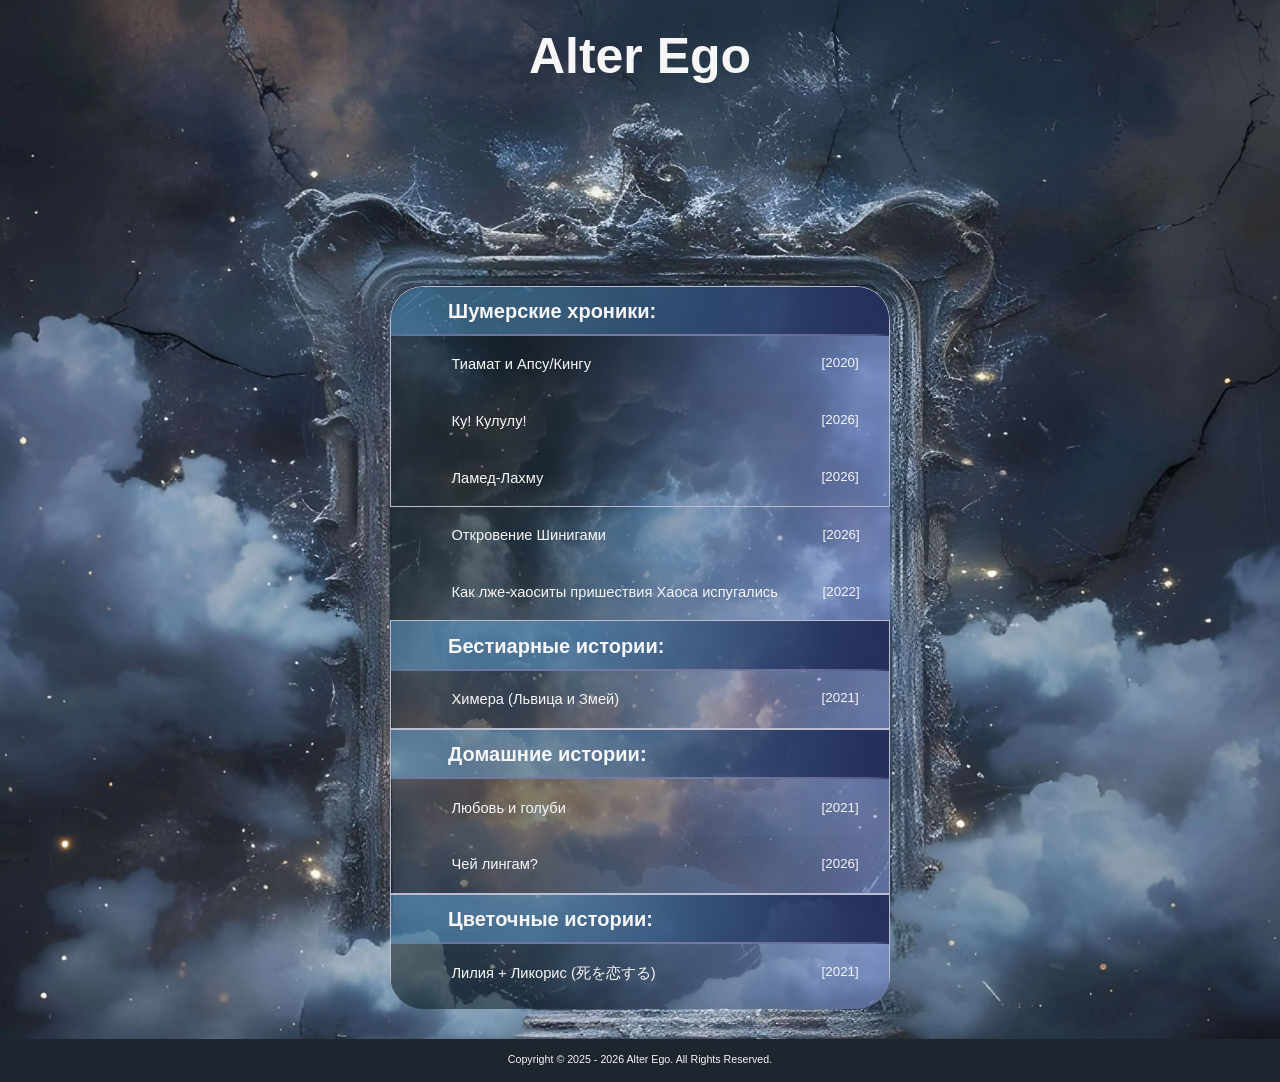
<file: index.html>
<!DOCTYPE html>
<html lang="ru">
<head>
  <meta charset="UTF-8">
  <meta http-equiv="Content-Security-Policy"
      content="
          default-src 'self';
          script-src 'self'
	  				'nonce-abc1221jhgg3'
	  				https://www.googletagmanager.com
	  				https://mc.yandex.ru
					https://yastatic.net;
          connect-src 'self'
                     https://kun.goatcounter.com/count
                     https://*.google-analytics.com
                     https://*.analytics.google.com
	  				 https://mc.yandex.ru
	  				 wss://mc.yandex.ru;
          img-src 'self' data: 
	  				 https://*.google-analytics.com 
	  				 https://*.analytics.google.com 
	  				 https://mc.yandex.ru;
          style-src 'self' 'unsafe-inline';
	  	  font-src 'self';
          frame-src https://mc.yandex.ru
                    https://mc.yandex.md
                    https://mc.yandex.by
                    https://mc.yandex.kz
                    https://mc.yandex.ua;
      ">
  <meta name="viewport" content="width=device-width, initial-scale=1.0">
  <meta name="description" content="Alter Ego — сайт прозы">
  <meta name="keywords" content="Alter Ego, проза">    
  <!-- (Open Graph, фавиконки, preload, manifest) -->
  <!-- Open Graph (для соцсетей) -->
<meta name="author" content="Alter Ego">
<meta property="og:title" content="Alter Ego">
<meta property="og:description" content="Alter Ego — сайт прозы">
<meta property="og:image" content="https://kunio13.github.io/alter-ego/img/favicon/favicon-96x96.png">
<meta property="og:image:alt" content="Alter Ego — сайт прозы">
<meta property="og:image:width" content="96">
<meta property="og:image:height" content="96">
<meta property="og:url" content="https://kunio13.github.io/alter-ego/">
<meta property="og:type" content="website">
<meta property="og:site_name" content="Alter Ego">
  <link rel="icon" type="image/webp" href="./img/favicon/favicon.webp" sizes="180x180" />
<link rel="icon" type="image/png" href="./img/favicon/favicon-96x96.png" sizes="96x96" />
<link rel="icon" type="image/png" href="./img/favicon/favicon-32x32.png" sizes="32x32" />
<link rel="icon" type="image/png" href="./img/favicon/favicon-16x16.png" sizes="16x16" />
<link rel="icon" type="image/svg+xml" href="./img/favicon/favicon.svg" />
<link rel="shortcut icon" type="image/x-icon" href="./img/favicon/favicon.ico" />
<link rel="apple-touch-icon" type="image/png" href="./img/favicon/apple-touch-icon.png" sizes="180x180" />
<!-- <link rel="manifest" href="./site.webmanifest" />	 -->

  <title>Alter Ego</title>
  
    <link rel="canonical" href="https://kunio13.github.io/alter-ego/">
    <link rel="preload" as="image" href="./img/main-bg-d.webp" type="image/webp" media="(min-width: 1024px)">
    <link rel="preload" as="image" href="./img/main-bg-t.webp" type="image/webp" media="(min-width: 481px) and (max-width: 1023.98px)">
    <link rel="preload" as="image" href="./img/main-bg-m.webp" type="image/webp" media="(max-width: 480px)">
  	 
  <!-- 1. WebSite — общая информация о сайте -->
	<script type="application/ld+json" nonce="abc1221jhgg3">
		{
			"@context": "https://schema.org",
			"@type": "WebSite",
			"name": "Alter Ego",
			"url": "https://kunio13.github.io/alter-ego/",
			"publisher": {
				"@type": "Organization",
				"name": "Alter Ego",
				"logo": {
				"@type": "ImageObject",
					"contentUrl": "https://kunio13.github.io/alter-ego/img/logo/logo.jpg",
					"width": "185",
					"height": "58"
				}
			}
		}
	</script>
	<script async src="https://www.googletagmanager.com/gtag/js?id=G-J41EZ7NN1M" nonce="abc1221jhgg3"></script>
	<script nonce="abc1221jhgg3">
	  window.dataLayer = window.dataLayer || [];
		  function gtag(){dataLayer.push(arguments);}
		  gtag('js', new Date());
		  gtag('config', 'G-J41EZ7NN1M', {
		    'cookie_domain': 'none'
	  });
	</script>
	<script data-goatcounter="https://kun.goatcounter.com/count" async src="./count.js" nonce="abc1221jhgg3"></script>
	<script type="text/javascript" nonce="abc1221jhgg3">
    (function(m,e,t,r,i,k,a){
        m[i]=m[i]||function(){(m[i].a=m[i].a||[]).push(arguments)};
        m[i].l=1*new Date();
        for (var j = 0; j < document.scripts.length; j++) {if (document.scripts[j].src === r) { return; }}
        k=e.createElement(t),a=e.getElementsByTagName(t)[0],k.async=1,k.src=r,a.parentNode.insertBefore(k,a)
    })(window, document,'script','https://mc.yandex.ru/metrika/tag.js?id=109881457', 'ym');

    ym(109881457, 'init', {ssr:true, clickmap:true, referrer: document.referrer, url: location.href, accurateTrackBounce:true, trackLinks:true});
</script>
<noscript><div><img src="https://mc.yandex.ru/watch/109881457" style="position:absolute; left:-9999px;" alt="" /></div></noscript>
  <link rel="stylesheet" href="./css/style.css">
</head>
<body>
  <div class="page main-page">
    
    <main class="main-container">
      <section class="promo">
	<div class="wrapper promo__wrapper flex-fl_main-cnt">				
		<div class="promo__block flex-fl_column">
			<h1 class="promo__title flex-fl_column-fl_center">Alter Ego</h1>
			<ul class="promo__list flex-fl_column-fl_cross-cnt">
				<li class="promo__item-cycle">
					<h2 class="promo__subtitle">Шумерские хроники:</h2>
					<ul class="promo__sublist">						
						<li class="promo__subitem">
							<a href="./tiamat-apsu-kingu" class="promo__sublink flex"><span class="promo__subname">Тиамат и Апсу/Кингу</span><span class="promo__subdate">[2020]</span></a>							
						</li>
						<li class="promo__subitem">
							<a href="./ku-kululu" class="promo__sublink flex"><span class="promo__subname">Ку! Кулулу!</span><span class="promo__subdate">[2026]</span></a>							
						</li>
						<li class="promo__subitem">
							<a href="./lamed-lahmu" class="promo__sublink flex"><span class="promo__subname">Ламед-Лахму</span><span class="promo__subdate">[2026]</span></a>							
						</li>
					</ul>
				</li>	
				<li class="promo__item flex-fl_center">
					<a href="./shinigami" class="promo__link flex"><span class="promo__name">Откровение Шинигами</span><span class="promo__date">[2026]</span></a>							
				</li>
				<li class="promo__item flex-fl_center">
					<a href="./pseudo-chaosites" class="promo__link flex"><span class="promo__name">Как лже-хаоситы пришествия Хаоса испугались</span><span class="promo__date">[2022]</span></a>							
				</li>
				<li class="promo__item-cycle">
					<h2 class="promo__subtitle">Бестиарные истории:</h2>
					<ul class="promo__sublist">						
						<li class="promo__subitem">
							<a href="./chimera" class="promo__sublink flex"><span class="promo__subname">Химера (Львица и Змей)</span><span class="promo__subdate">[2021]</span></a>							
						</li>
					</ul>
				</li>		
				<li class="promo__item-cycle">
					<h2 class="promo__subtitle">Домашние истории:</h2>
					<ul class="promo__sublist">						
						<li class="promo__subitem">
							<a href="./love-pigeons" class="promo__link flex"><span class="promo__name">Любовь и голуби</span><span class="promo__date">[2021]</span></a>								
						</li>
						<li class="promo__subitem">
							<a href="./whose-lingam" class="promo__link flex"><span class="promo__name">Чей лингам?</span><span class="promo__date">[2026]</span></a>								
						</li>
					</ul>
				</li>	
				<li class="promo__item-cycle">
					<h2 class="promo__subtitle">Цветочные истории:</h2>
					<ul class="promo__sublist">						
						<li class="promo__subitem">
							<a href="./lily-lycoris" class="promo__sublink flex"><span class="promo__subname">Лилия + Ликорис (死を恋する)</span><span class="promo__subdate">[2021]</span></a>							
						</li>
						<li class="promo__subitem">
							<a href="./rose-cactus" class="promo__sublink flex"><span class="promo__subname">Роза + Кактус (心から愛してる)</span><span class="promo__subdate">[2021]</span></a>							
						</li>
					</ul>
				</li>				
				<li class="promo__item flex-fl_center">
					<a href="./chameleon" class="promo__link flex"><span class="promo__name">Хамелеон</span><span class="promo__date">[2011]</span></a>							
				</li>
			</ul>
		</div>									
	</div>		
</section>
  
    </main>
    
    <footer class="footer">
	<div class="wrapper">
		<div class="footer__block flex-fl_center">
			<div class="footer__column flex">
				<p class="footer__copyright">Copyright &copy; 2025 - <span data-current-year>2026</span> Alter Ego. All Rights Reserved. </p>
			</div>				
		</div>
	</div>
</footer>
  </div> 
  <script src="./js/script.js" defer nonce="abc1221jhgg3"></script>
</body>
</html>
</file>
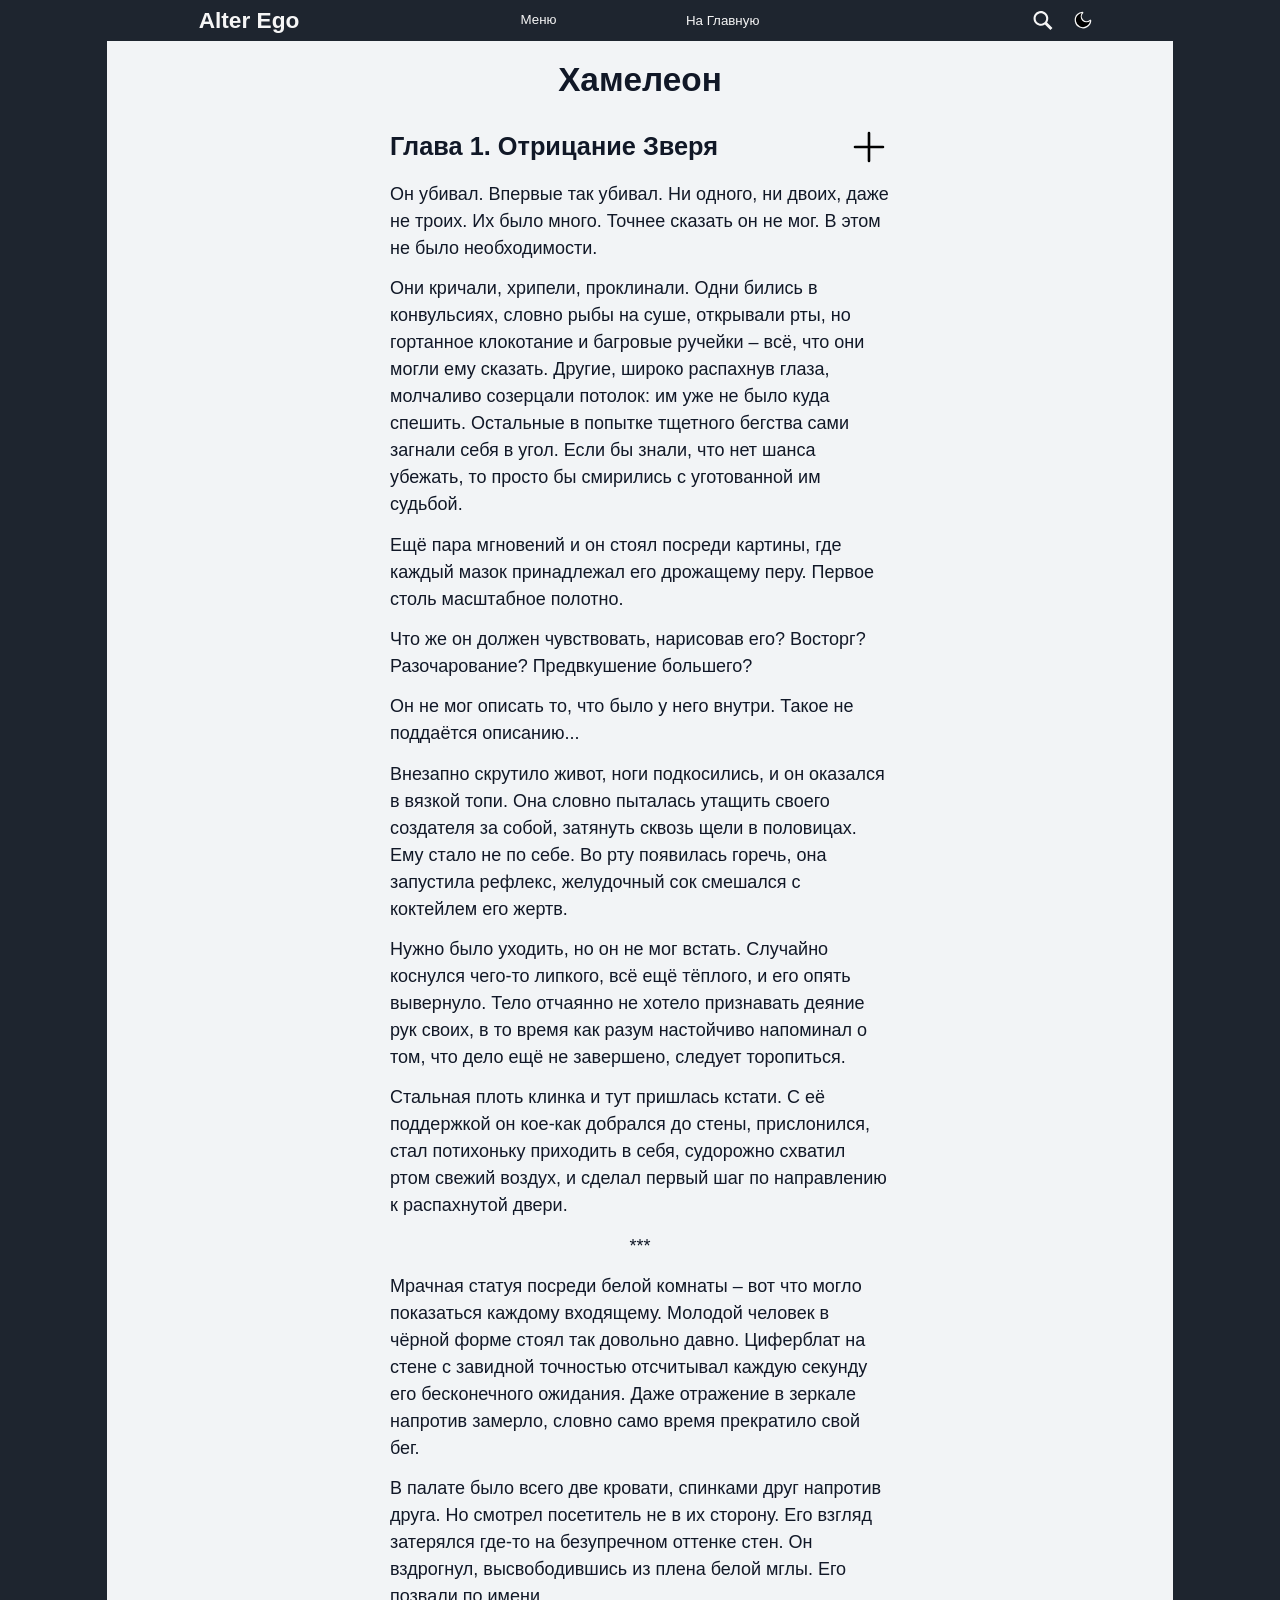
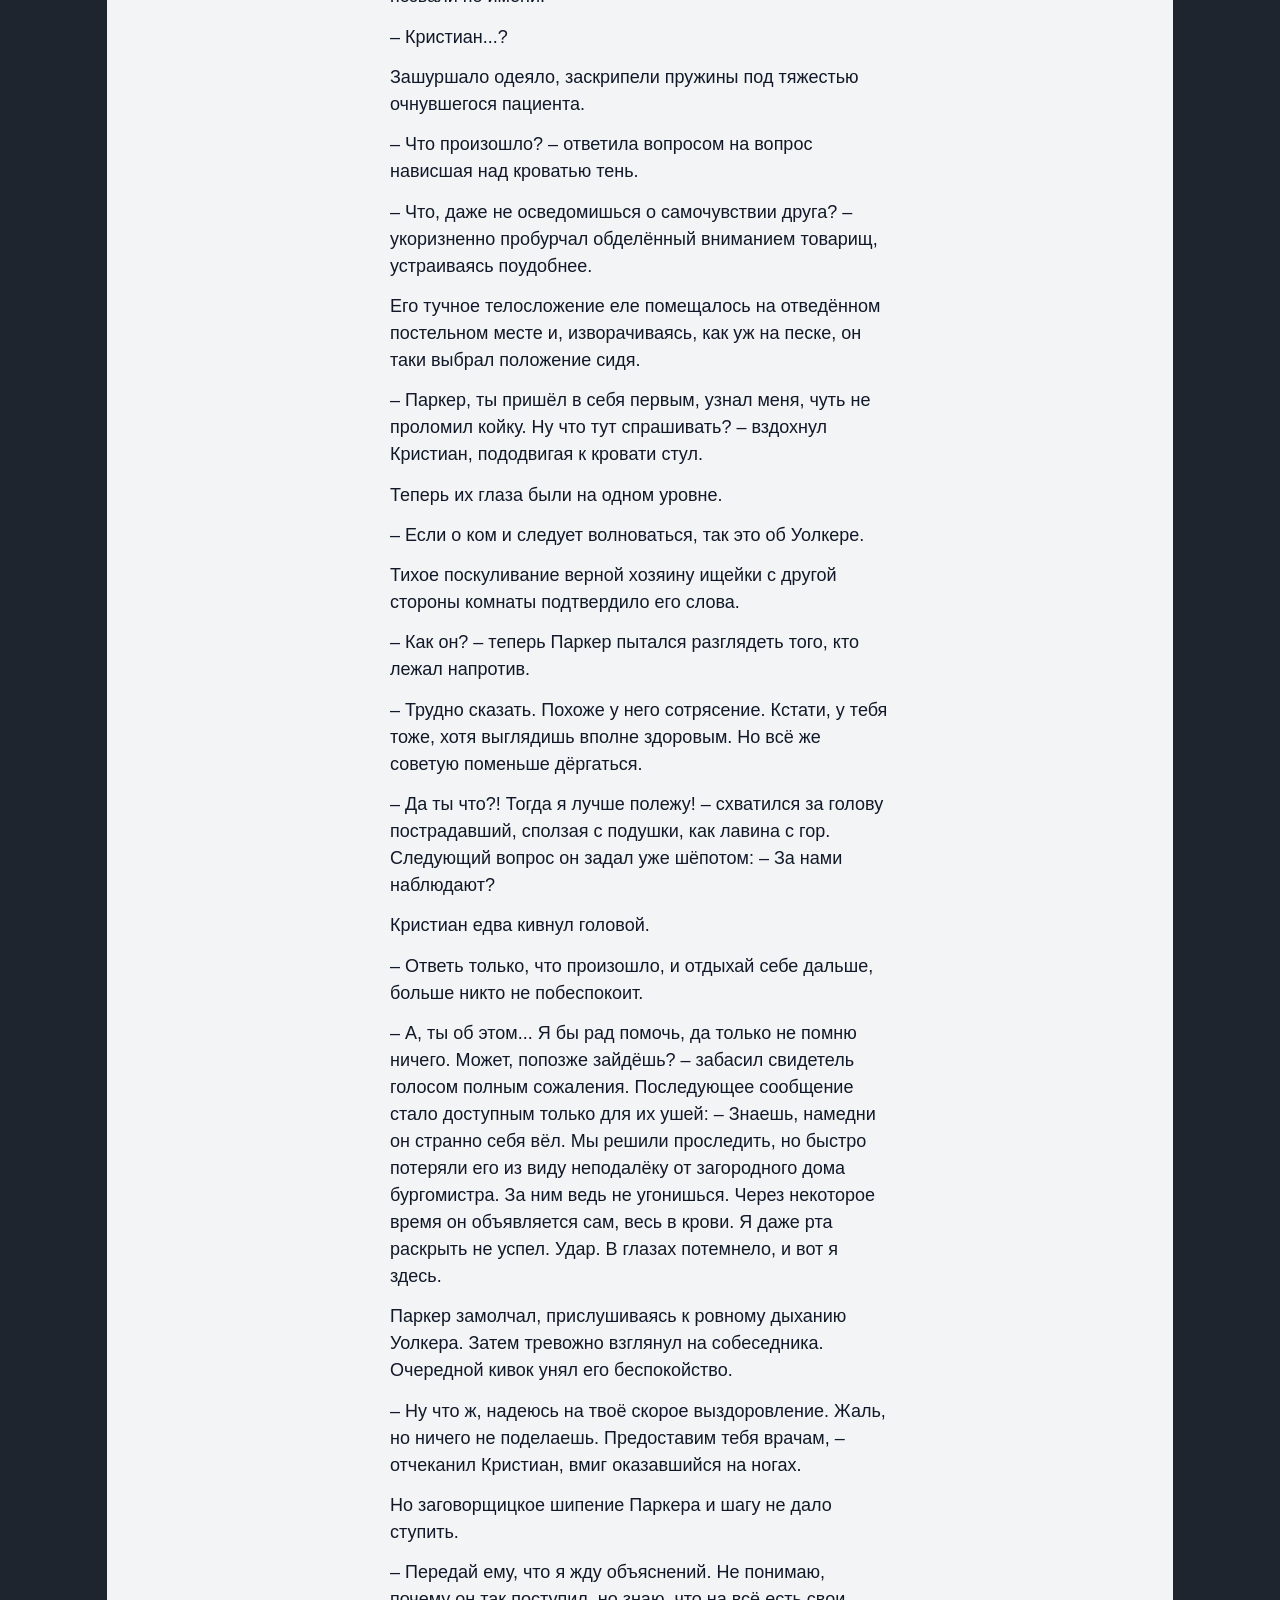
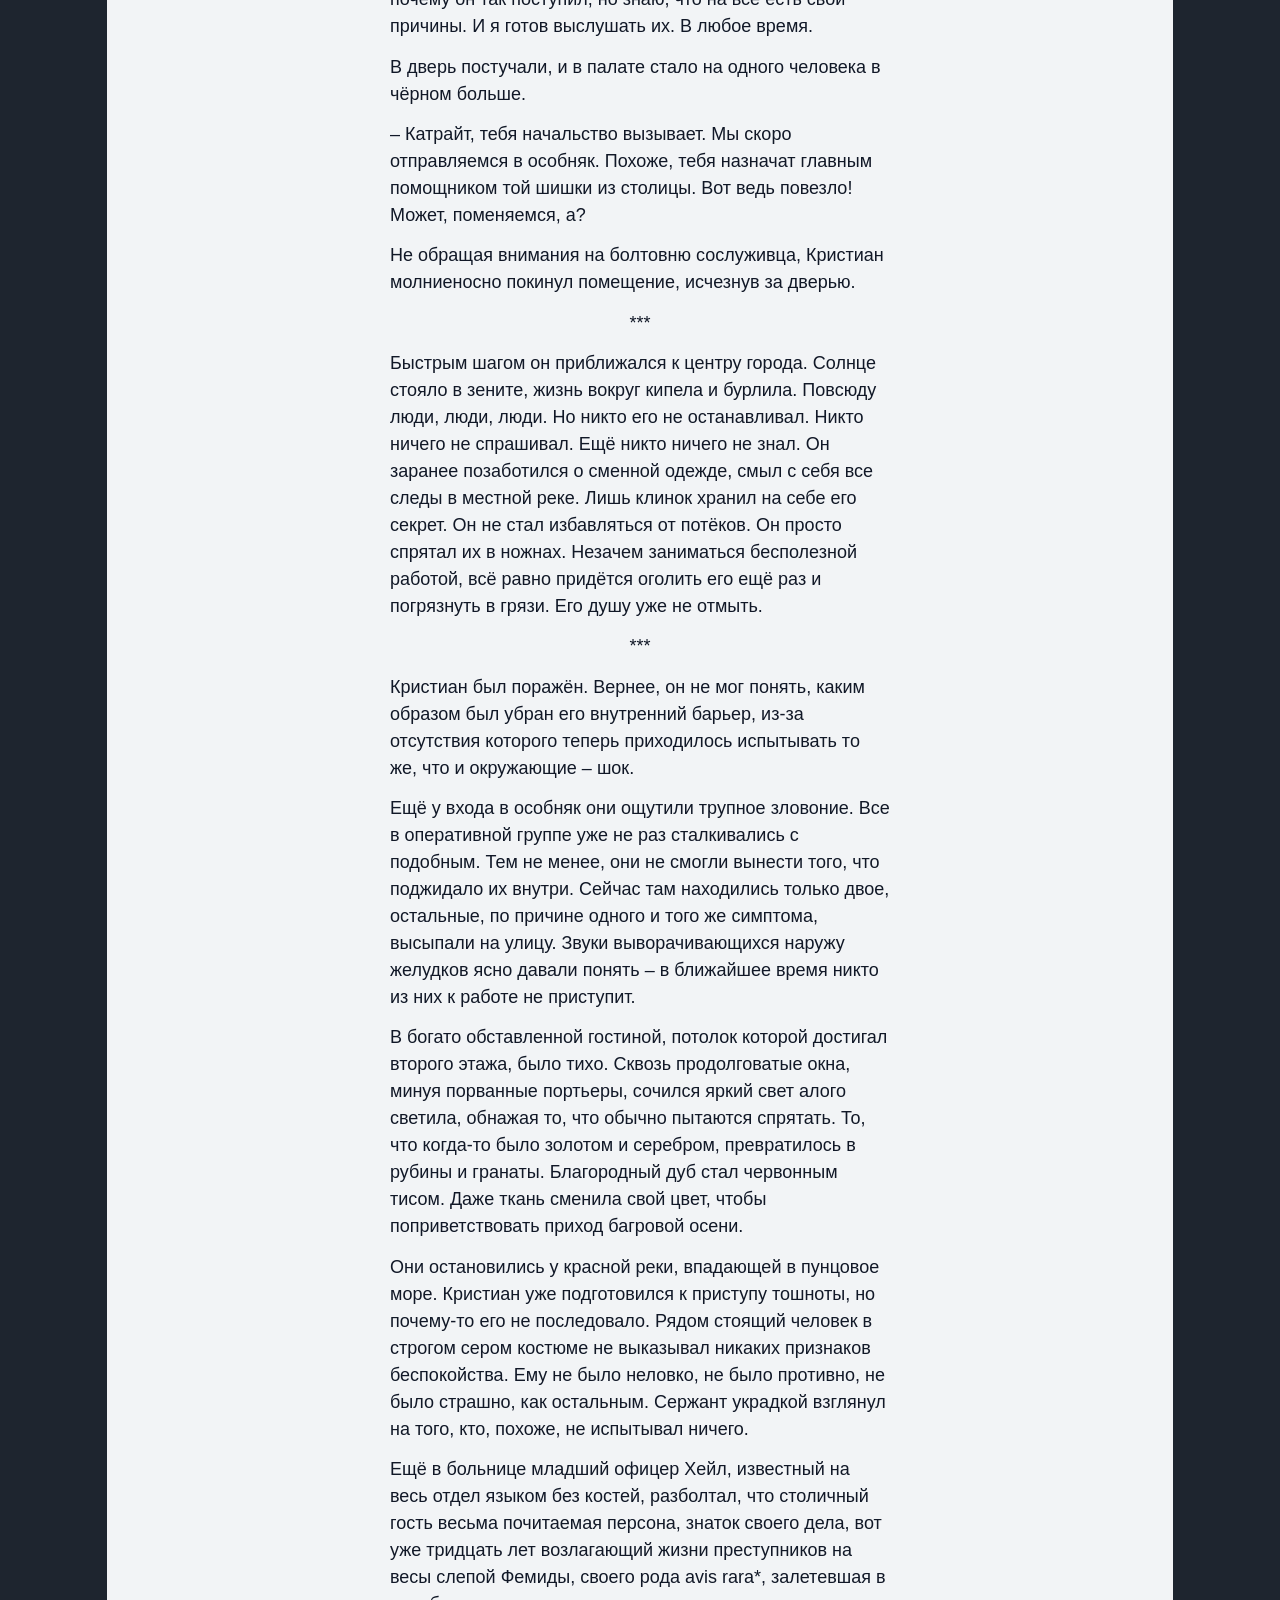
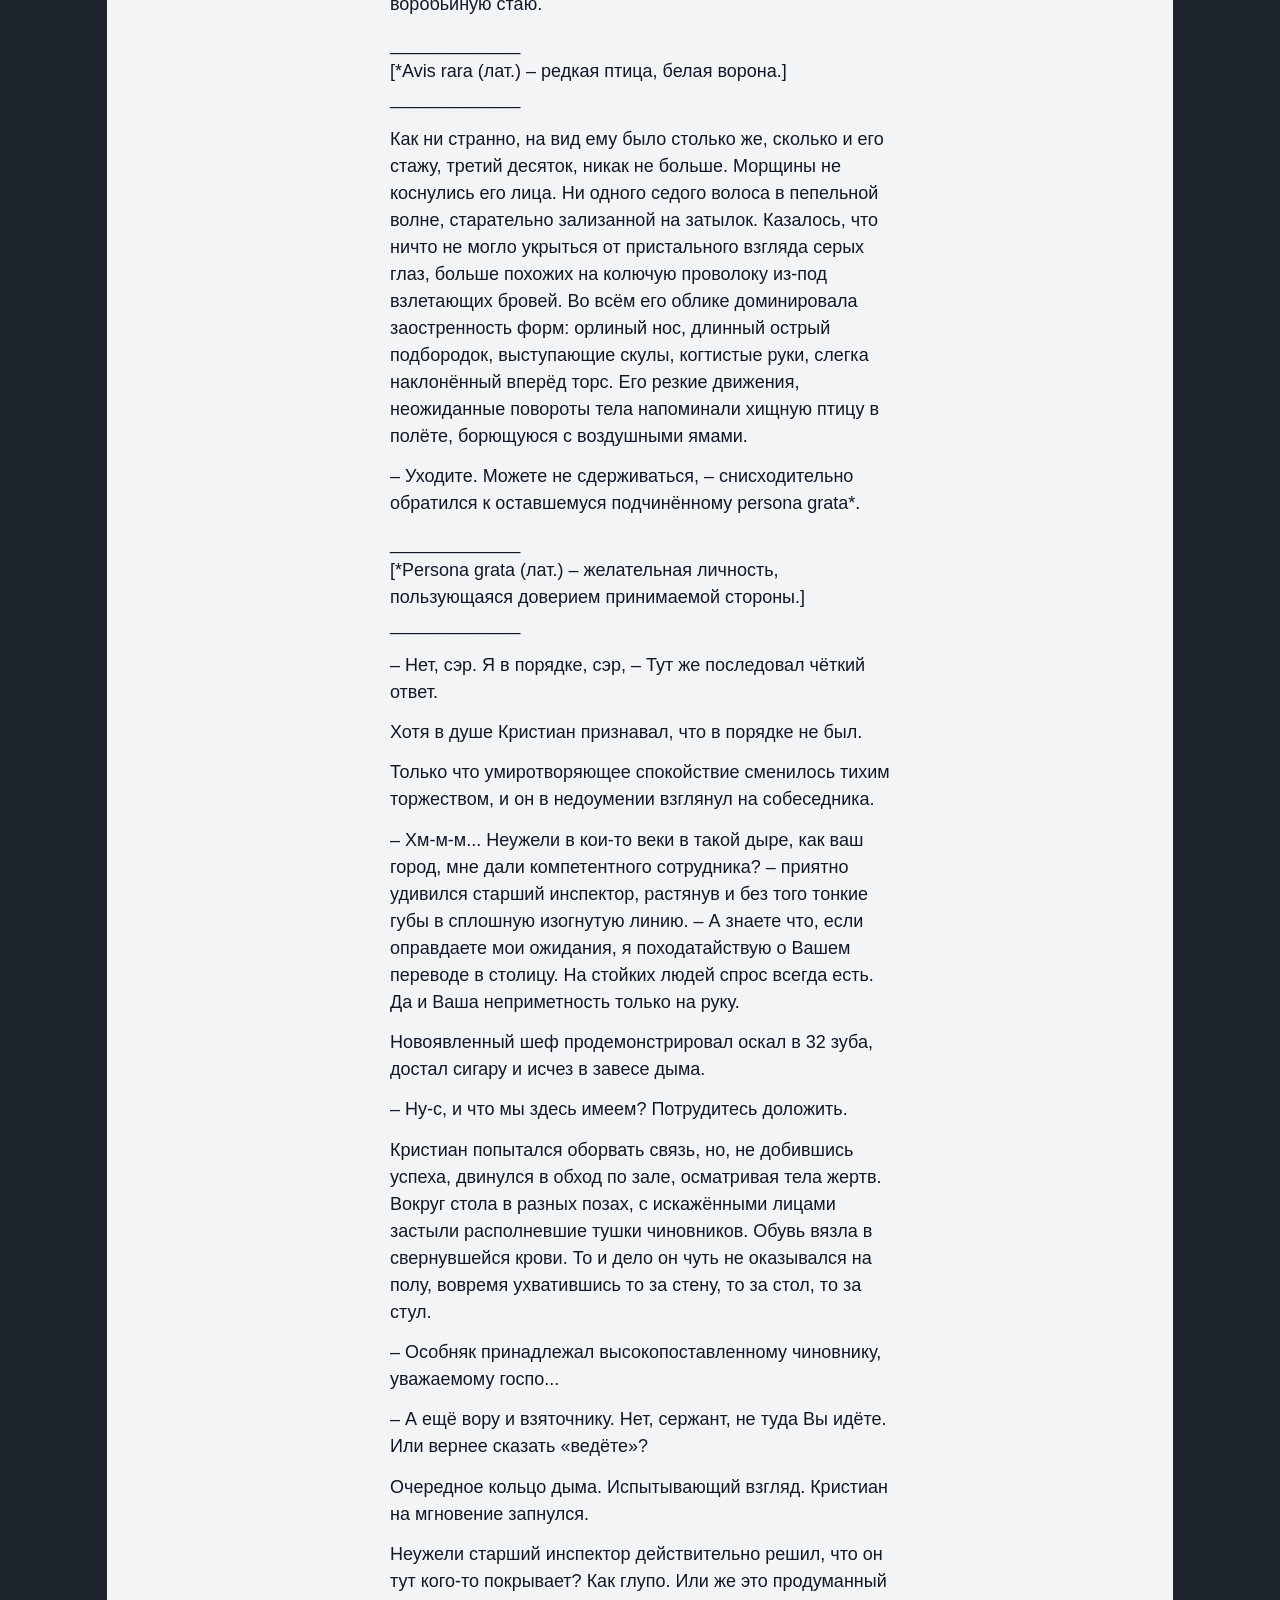
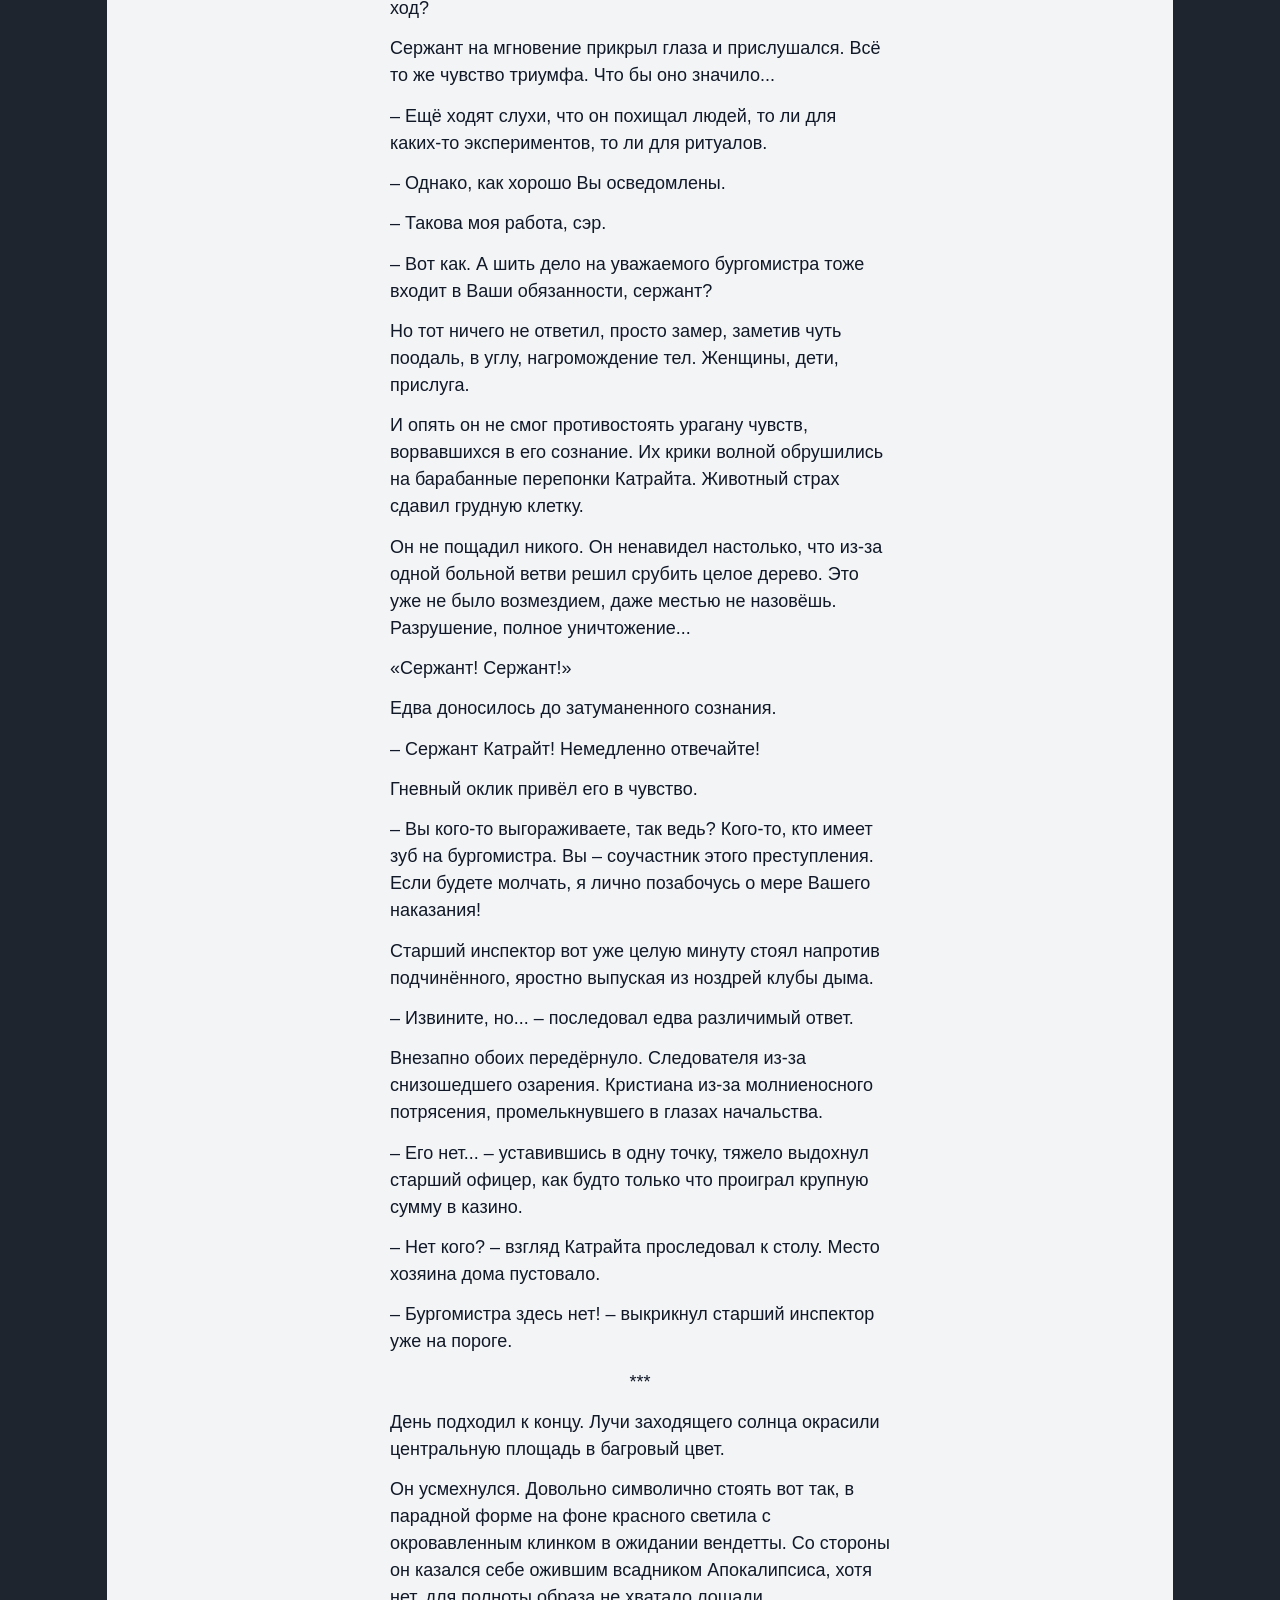
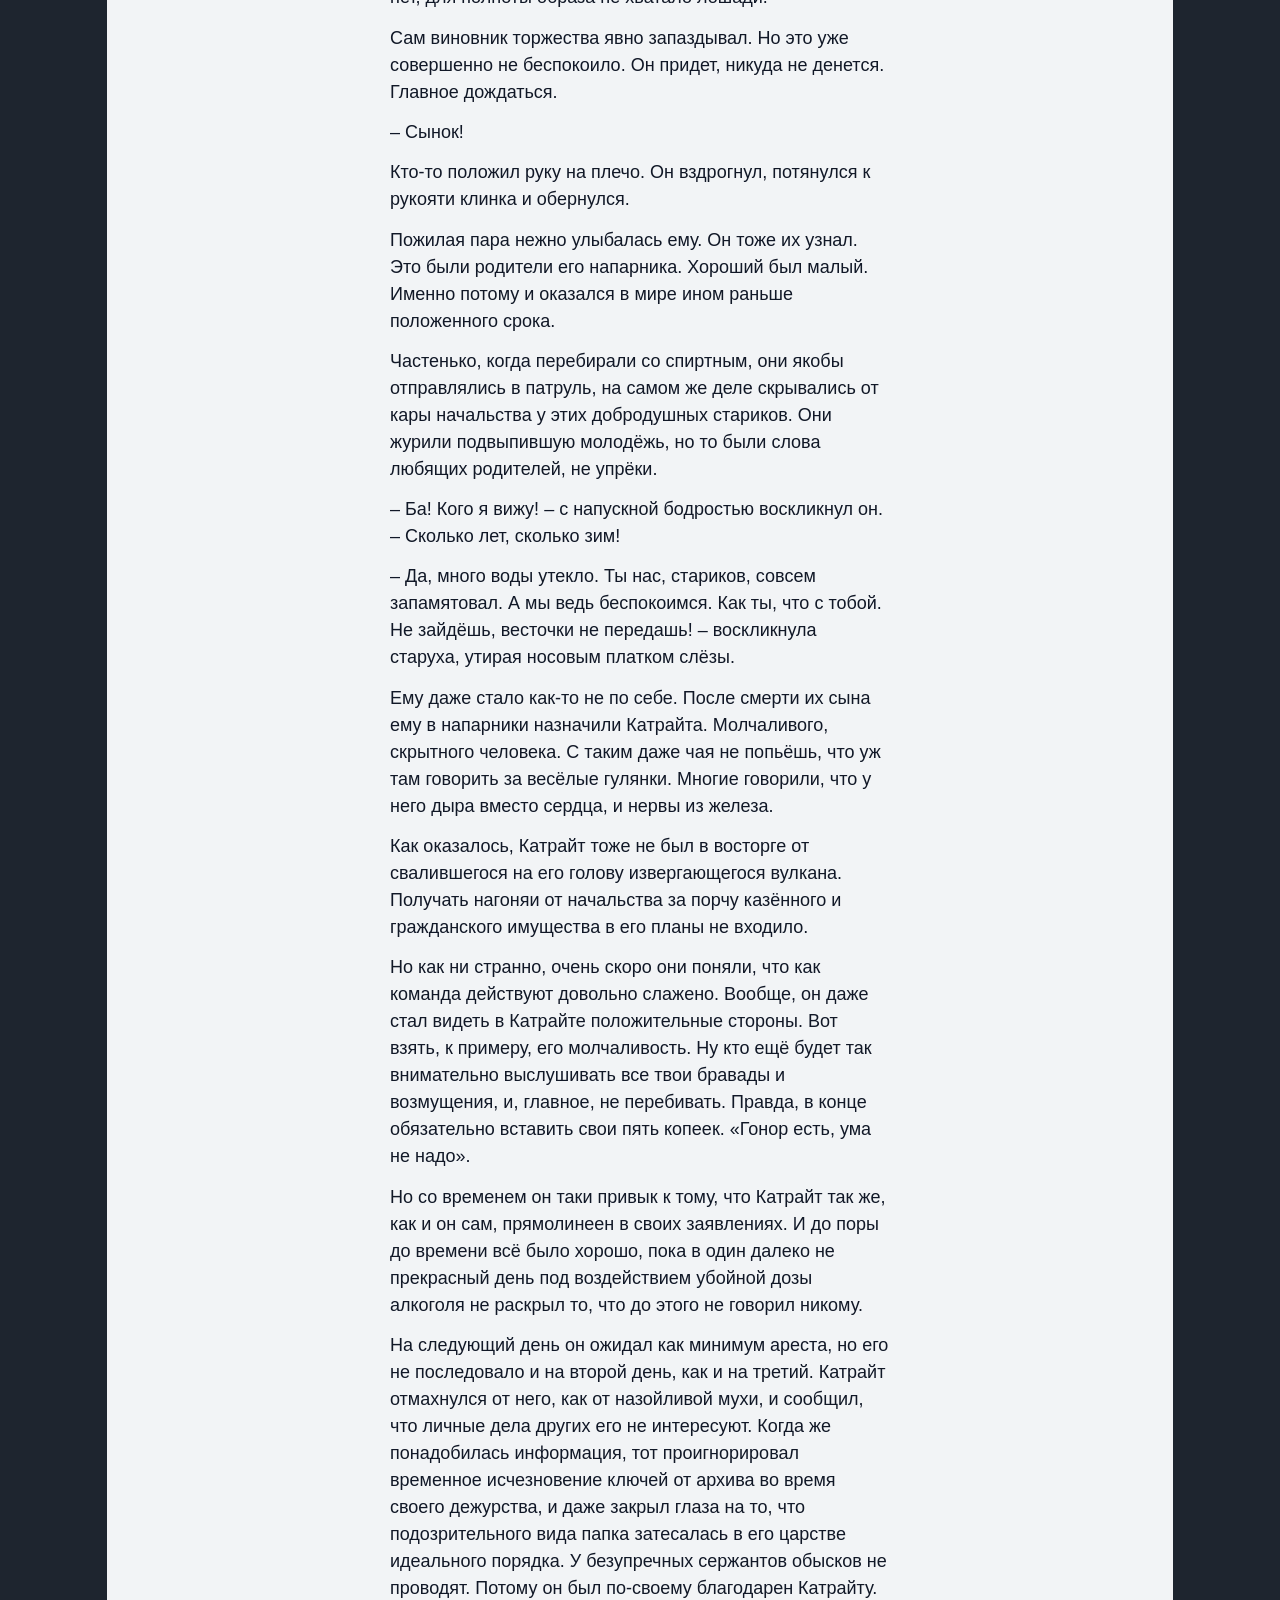
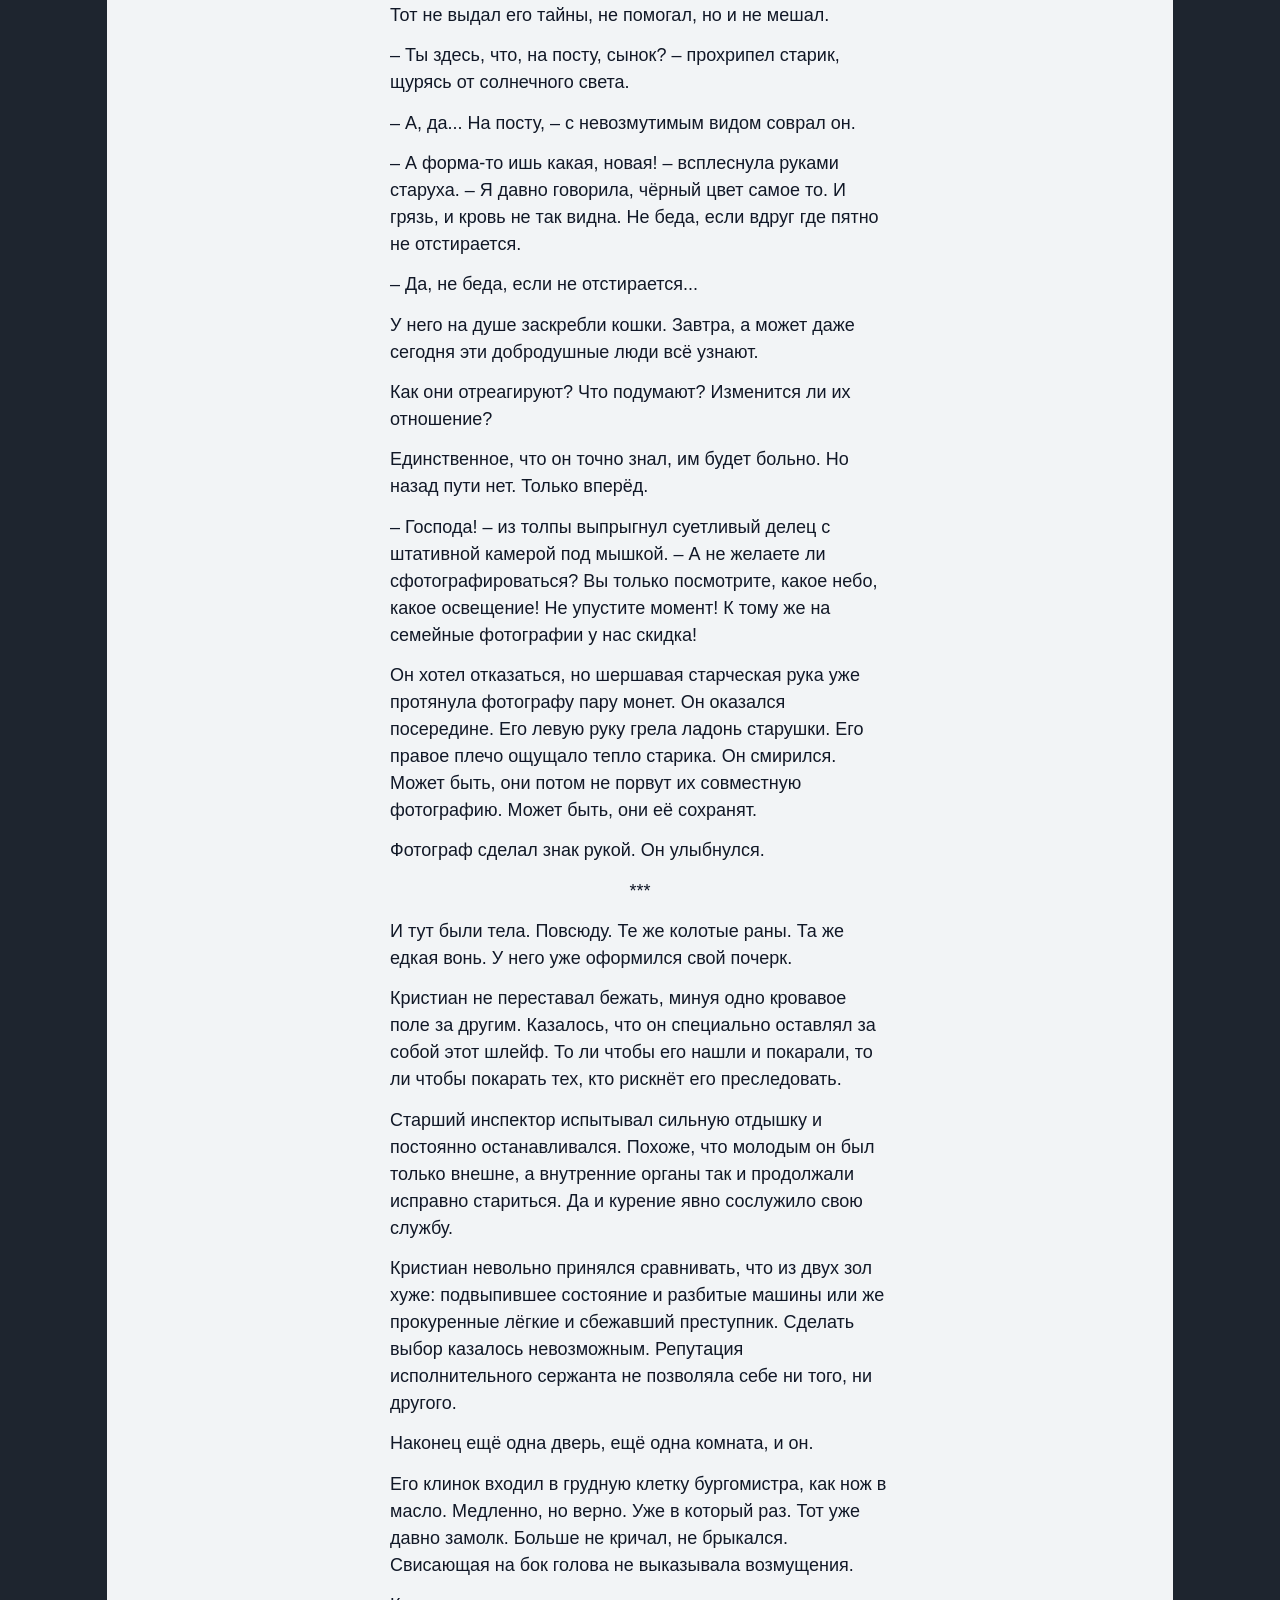
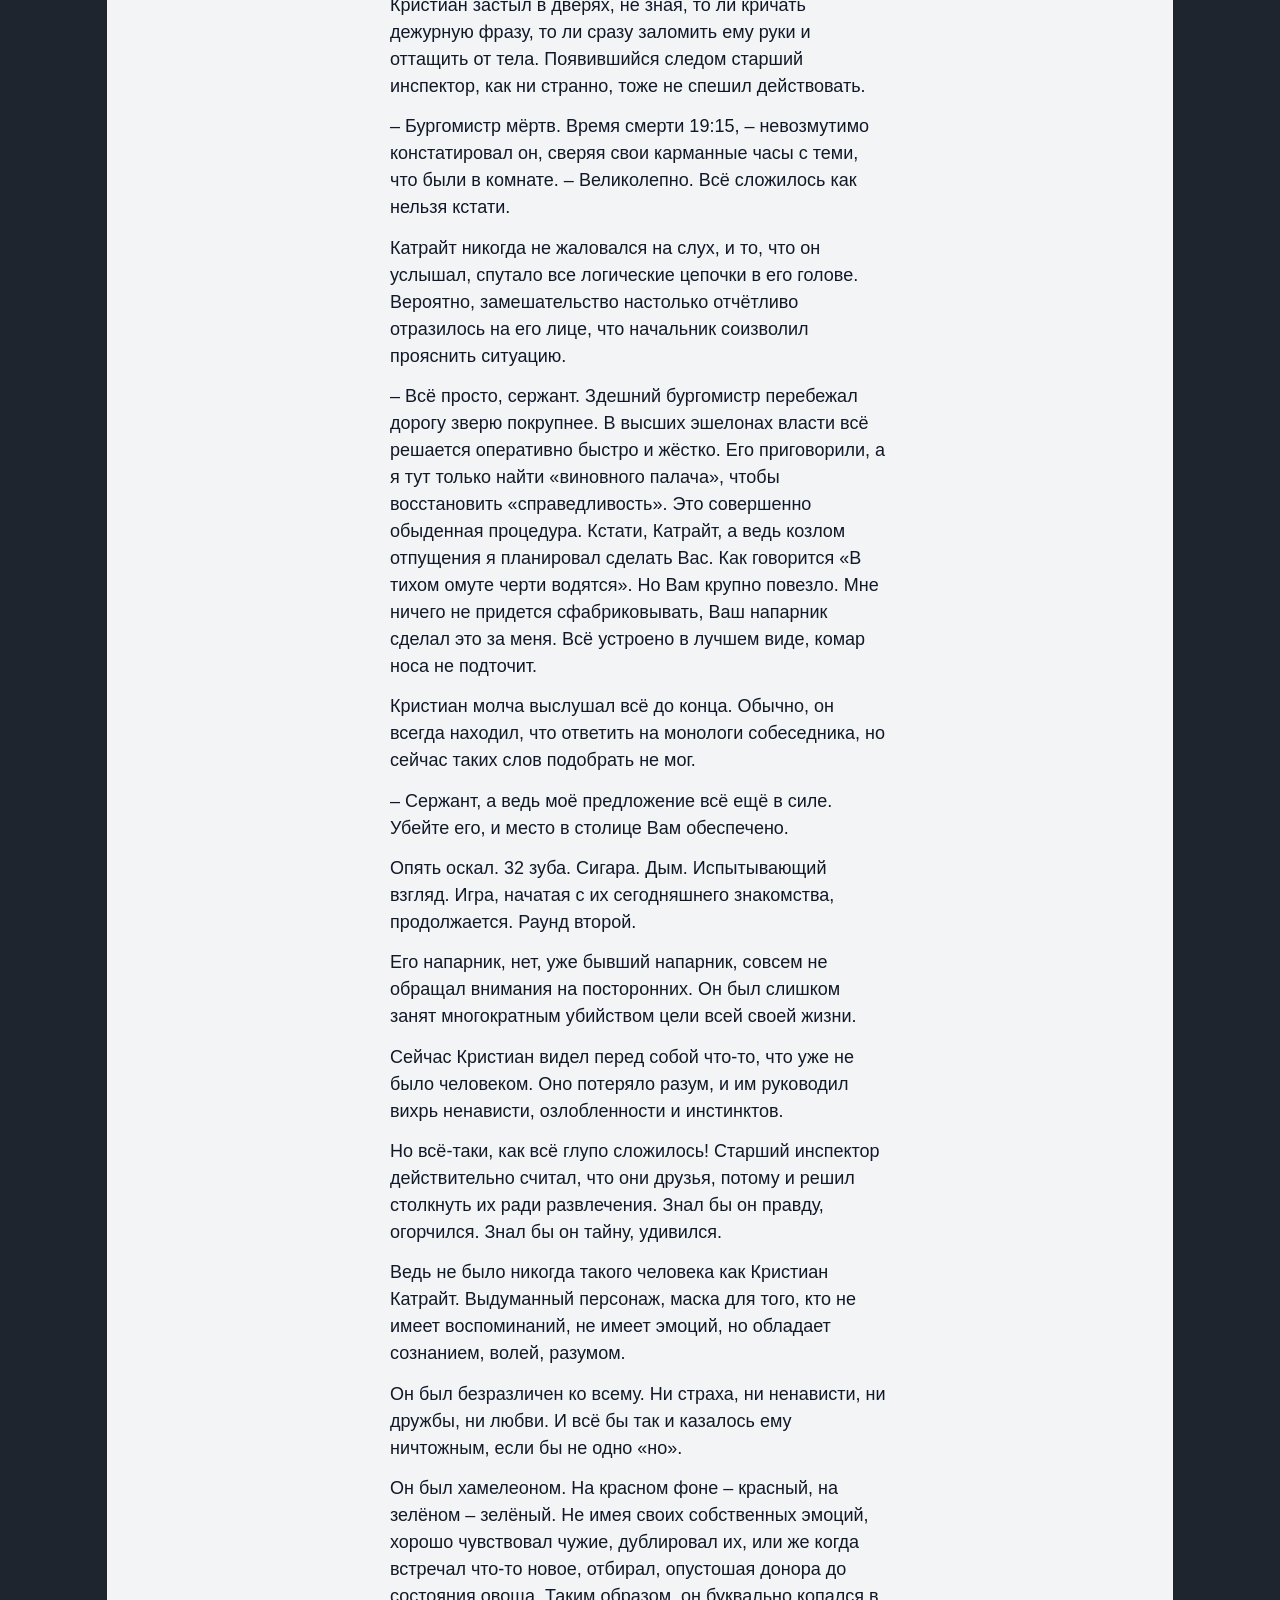
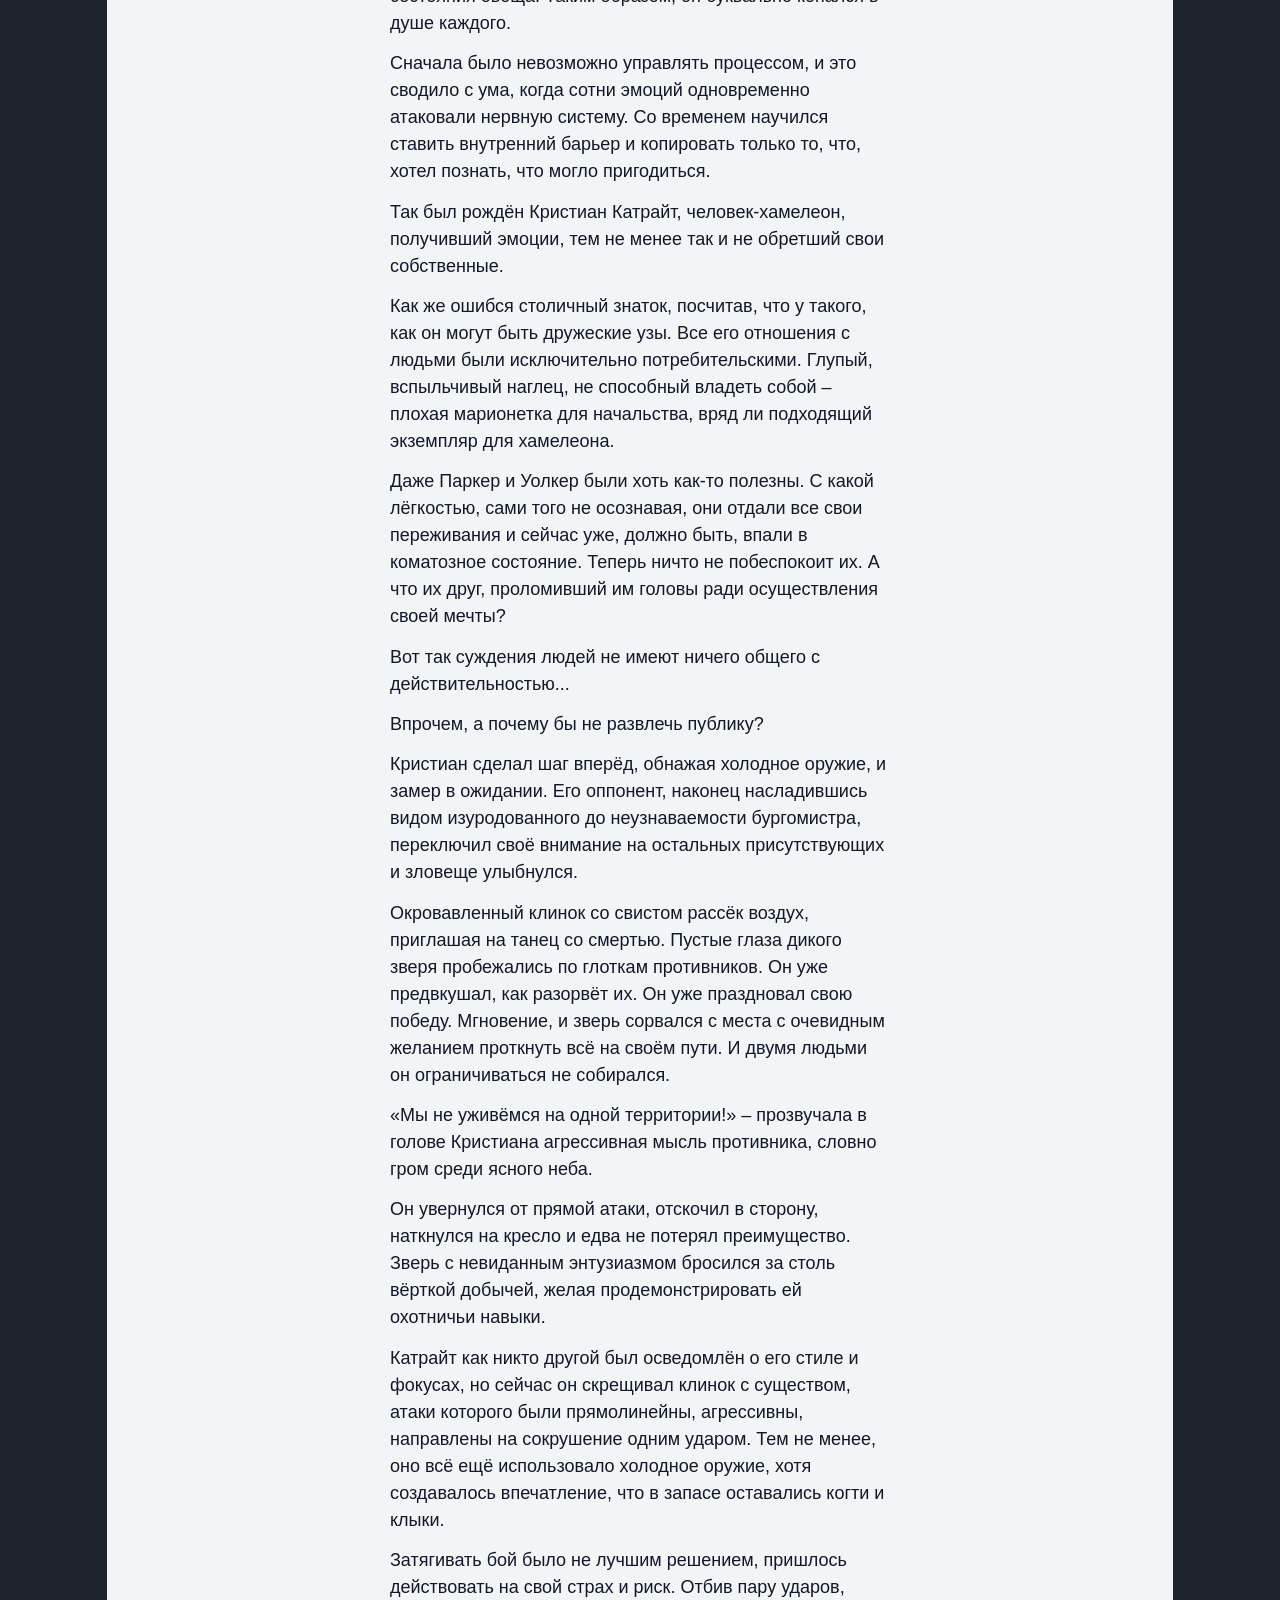
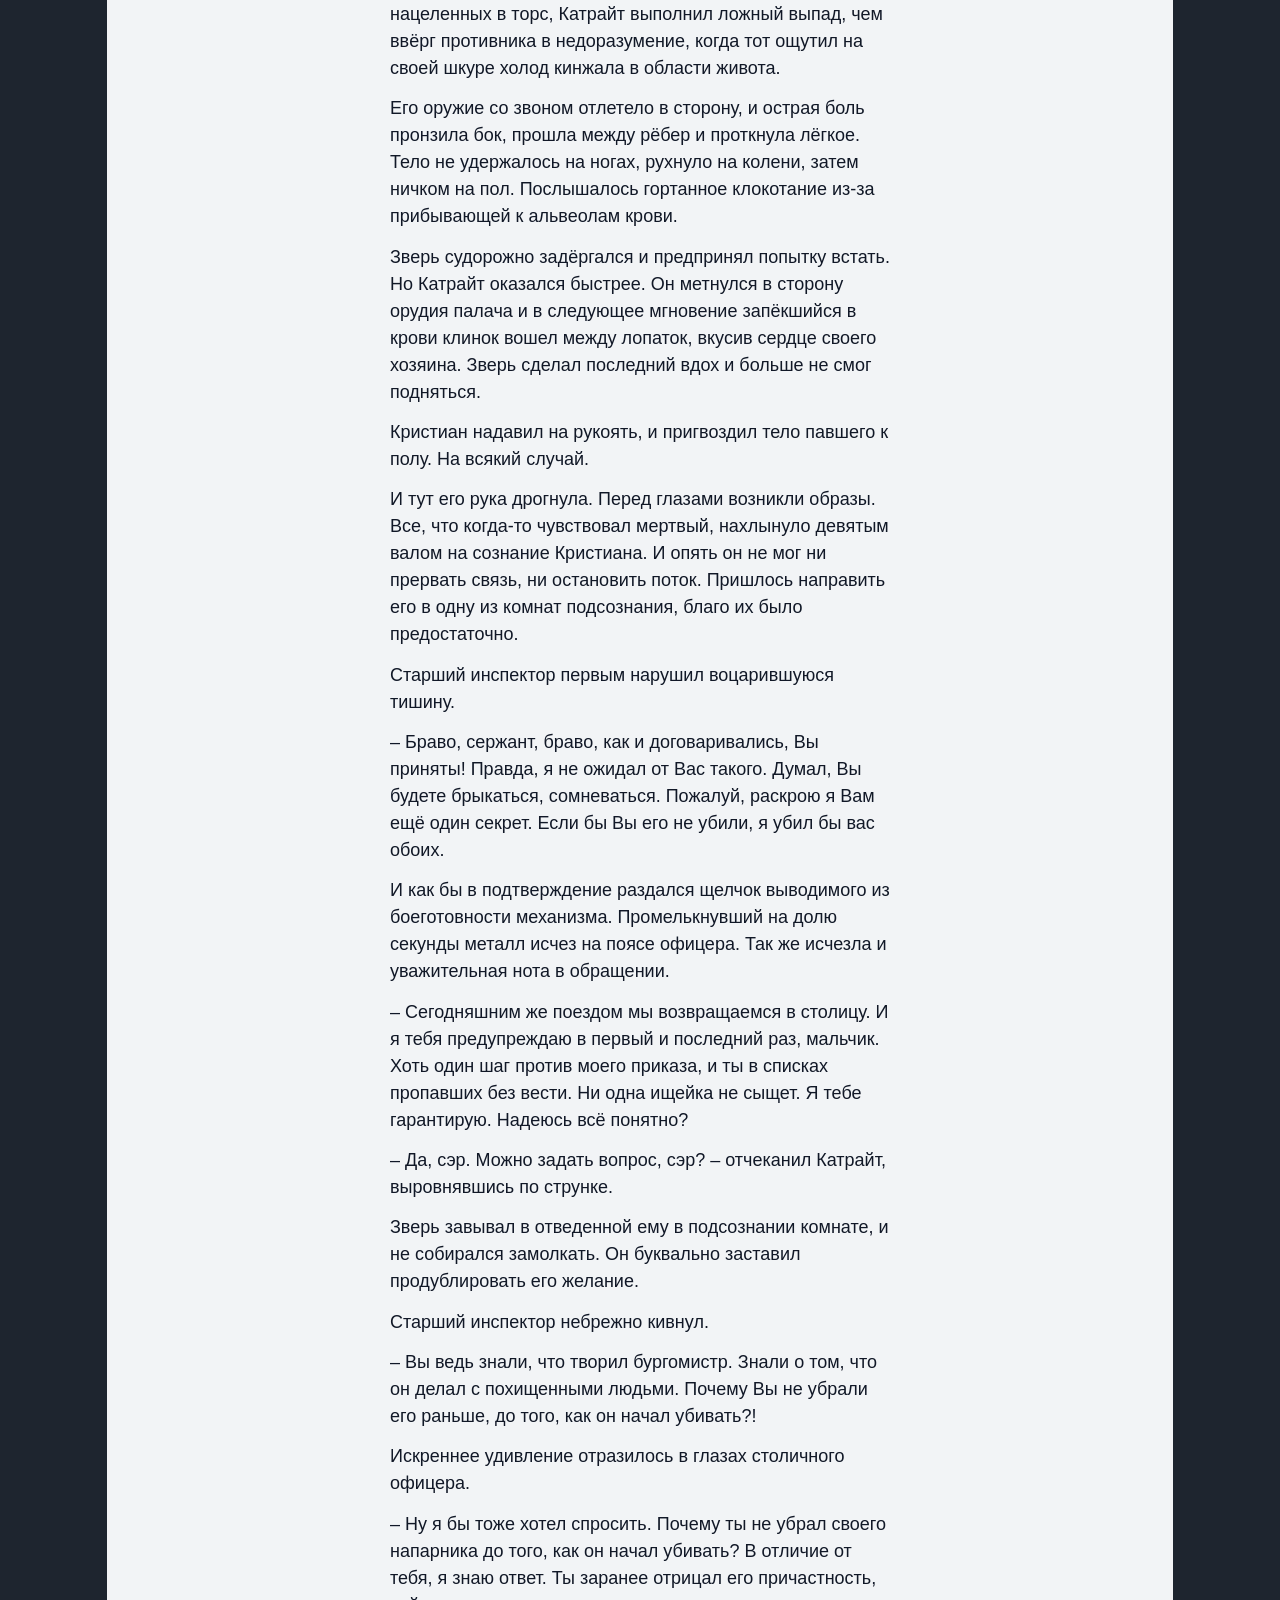
<file: chameleon/index.html>
<!DOCTYPE html>
<html lang="ru">
<head>
  <meta charset="UTF-8">
  <meta http-equiv="Content-Security-Policy"
      content="
          default-src 'self';
          script-src 'self'
	  				'nonce-abc1221jhgg3'
	  				https://www.googletagmanager.com
	  				https://mc.yandex.ru
					https://yastatic.net;
          connect-src 'self'
                     https://kun.goatcounter.com/count
                     https://*.google-analytics.com
                     https://*.analytics.google.com
	  				 https://mc.yandex.ru
	  				 wss://mc.yandex.ru;
          img-src 'self' data: 
	  				 https://*.google-analytics.com 
	  				 https://*.analytics.google.com 
	  				 https://mc.yandex.ru;
          style-src 'self' 'unsafe-inline';
	  	  font-src 'self';
          frame-src https://mc.yandex.ru
                    https://mc.yandex.md
                    https://mc.yandex.by
                    https://mc.yandex.kz
                    https://mc.yandex.ua;
      ">
  <meta name="viewport" content="width=device-width, initial-scale=1.0">
  <meta name="description" content="Он убивал. Впервые так убивал">
  <meta name="keywords" content="Alter Ego, проза, Хамелеон">    
  <!-- (Open Graph, фавиконки, preload, manifest) -->
  <!-- Open Graph (для соцсетей) -->
<meta name="author" content="Alter Ego">
<meta property="og:title" content="Alter Ego — Хамелеон">
<meta property="og:description" content="Он убивал. Впервые так убивал">
<meta property="og:image" content="https://kunio13.github.io/alter-ego/img/favicon/favicon-96x96.png">
<meta property="og:image:alt" content="Alter Ego — сайт прозы">
<meta property="og:image:width" content="96">
<meta property="og:image:height" content="96">
<meta property="og:url" content="https://kunio13.github.io/alter-ego/chameleon">
<meta property="og:type" content="website">
<meta property="og:site_name" content="Alter Ego">
  <link rel="icon" type="image/webp" href="../img/favicon/favicon.webp" sizes="180x180" />
<link rel="icon" type="image/png" href="../img/favicon/favicon-96x96.png" sizes="96x96" />
<link rel="icon" type="image/png" href="../img/favicon/favicon-32x32.png" sizes="32x32" />
<link rel="icon" type="image/png" href="../img/favicon/favicon-16x16.png" sizes="16x16" />
<link rel="icon" type="image/svg+xml" href="../img/favicon/favicon.svg" />
<link rel="shortcut icon" type="image/x-icon" href="../img/favicon/favicon.ico" />
<link rel="apple-touch-icon" type="image/png" href="../img/favicon/apple-touch-icon.png" sizes="180x180" />
<!-- <link rel="manifest" href="../site.webmanifest" />	 -->

  <title>Alter Ego — Хамелеон</title>  
  	
  	
  	
  	
  	
  	
  	
  	
  
  		
  
    <link rel="canonical" href="https://kunio13.github.io/alter-ego/chameleon/">  
  	
  <!-- 1. WebSite — общая информация о сайте -->
	<script type="application/ld+json" nonce="abc1221jhgg3">
		{
			"@context": "https://schema.org",
			"@type": "WebSite",
			"name": "Alter Ego",
			"url": "https://kunio13.github.io/alter-ego/",
			"publisher": {
				"@type": "Organization",
				"name": "Alter Ego",
				"logo": {
				"@type": "ImageObject",
					"contentUrl": "https://kunio13.github.io/alter-ego/img/logo/logo.jpg",
					"width": "185",
					"height": "58"
				}
			}
		}
	</script>
	<script async src="https://www.googletagmanager.com/gtag/js?id=G-J41EZ7NN1M" nonce="abc1221jhgg3"></script>
	<script nonce="abc1221jhgg3">
	  window.dataLayer = window.dataLayer || [];
	  function gtag(){dataLayer.push(arguments);}
		  gtag('js', new Date());
		  gtag('config', 'G-J41EZ7NN1M', {
		    'cookie_domain': 'none',
		    'page_path': location.pathname + location.hash
	  });
	</script>
	<script data-goatcounter="https://kun.goatcounter.com/count" async src="../count.js" nonce="abc1221jhgg3"></script>
	<script type="text/javascript" nonce="abc1221jhgg3">
    (function(m,e,t,r,i,k,a){
        m[i]=m[i]||function(){(m[i].a=m[i].a||[]).push(arguments)};
        m[i].l=1*new Date();
        for (var j = 0; j < document.scripts.length; j++) {if (document.scripts[j].src === r) { return; }}
        k=e.createElement(t),a=e.getElementsByTagName(t)[0],k.async=1,k.src=r,a.parentNode.insertBefore(k,a)
    })(window, document,'script','https://mc.yandex.ru/metrika/tag.js?id=109881457', 'ym');

    ym(109881457, 'init', {ssr:true, clickmap:true, referrer: document.referrer, url: location.href, accurateTrackBounce:true, trackLinks:true});
</script>
  <link rel="stylesheet" href="../css/style.css">
</head>
<body>
  <div class="page text-page">
    <header class="header" role="banner" data-header>
	<div class="wrapper header__wrapper">
		<div class="header__block flex-fl_row-fl_between">
			<div class="header__logo-block flex-fl_center">
				<a href="../" class="header__logo-link">
					<span>Alter Ego</span>						
				</a>
			</div>
			<div class="header__column-menu flex-row">
				<button type="button" class="burger-btn header__burger-btn flex-fl_center" aria-label="Открыть меню" aria-expanded="false" aria-controls="main-menu" data-element="burger-menu" tabindex="0" data-burger-btn><span></span><span>Меню</span></button>
				<div class="header__nav flex-fl_row-fl_between" id="main-menu" aria-label="Основное меню" data-burger-menu>
					<div class="header__nav-container flex">
					</div>						
				</div>									
			</div>
			<nav class="header__column-menu flex-row">
				<ul class="header__links-list flex-row-fl_center">
					<li class="header__links-item">
						<a href="../" class="header__link">На Главную</a>
					</li>		
				</ul>
			</nav>	
			<div class="header__switcher switcher flex-fl_cross-cnt">
				<button class="header__search flex-fl_center" aria-label="Открыть поиск" data-search-toggle><svg><use href="../img/sprite.svg#search2"></use></svg></button>
				<button class="header__theme flex-fl_center" aria-label="Сменить тему" data-theme-toggle><svg><use href="../img/sprite.svg#theme"></use></svg></button>
			</div>
		</div>
		<div class="search-container" data-search-container>
			<div class="search-container__wrapper flex-fl_column--fl_cross-cnt">
				<div class="search-container__block flex">
						<input type="text" placeholder="Поиск по тексту..." class="search-container__input" data-search-input>
						<button class="search-container__close" aria-label="Отменить поиск" data-search-close-btn>
							<svg>
								<use href="../img/sprite.svg#close-cross"></use>
							</svg>
						</button>
				</div>
				<div id="search-results" class="search-container__results flex-fl_column-fl_center" data-search-results>
					<ul class="search-container__results-list" data-results-list>
					</ul>			
				</div>
			</div>
		</div>
		<div class="menu-sidebar flex" data-menu-sidebar>
			<div class="menu-sidebar__wrapper flex-fl_column-fl_center">
				<div class="menu-sidebar__top flex-fl_between-fl_cross-cnt">
					<h2 class="menu-sidebar__title">Меню</h2>
					<button class="menu-sidebar__close-btn" data-close-menu>
						<svg>
							<use href="../img/sprite.svg#close-cross"></use>
						</svg>
					</button>
				</div>				
				<div class="menu-sidebar__content">
					<div class="menu-sidebar__column flex-fl_column">
						<h3 class="menu-sidebar__subtitle">Размер шрифта</h3>
						<div class="menu-sidebar__fsz-controls flex-fl_between">
							<button class="menu-sidebar__fsz-btn" data-decrease-font>
								<svg>
									<use href="../img/sprite.svg#minus"></use>
								</svg>
							</button>
							<button class="menu-sidebar__fsz-btn" data-reset-font>
								<svg>
									<use href="../img/sprite.svg#reset"></use>
								</svg>
							</button>
							<button class="menu-sidebar__fsz-btn" data-increase-font>
								<svg>
									<use href="../img/sprite.svg#plus"></use>
								</svg>
							</button>
						</div>
					</div>					
					<div class="menu-sidebar__column flex-fl_column">
						<h3 class="menu-sidebar__subtitle">Межстрочный интервал</h3>
						<input type="range" min="1.0" max="2.0" step="0.1" value="1.5" class="menu-sidebar__range" data-line-height-control>
					</div>
				</div>
			</div>			
		</div>
	</div>
</header>
    
    <main class="main-container">
      <section class="text flex-fl_column-fl_center">
	<div class="wrapper text__wrapper flex-fl_main-cnt">				
		<div class="text__block flex-fl_column-fl_cross-cnt">
			<h1 class="text__title flex-fl_column-fl_center">Хамелеон</h1>
			<div class="text__content flex-fl_column" data-text-content>	
				<ul class="text__chapters-list flex-fl_column-fl_center">
					<li id="chapter1" class="text__chapter-item flex-fl_column">
						<div data-goal="click_chameleon_chapter1" class="text__chapter-head text__chapter-head--active flex-fl_cross-cnt-fl_between" aria-label="Свернуть главу" role="button" data-chapter-btn>
							<h2 class="text__chapter-title">Глава 1. Отрицание Зверя</h2>
							<div class="text__chapter-plus">
								<svg class="text__chapter-svg">
									<use href="../img/sprite.svg#plus"></use>
								</svg>
							</div>	
						</div>
						<div class="text__chapter-body text__chapter-body--active flex-fl_column">
							<p class="text__desc text__chapter-desc">Он убивал. Впервые так убивал. Ни одного, ни двоих, даже не троих. Их было много. Точнее сказать он не мог. В этом не было необходимости. </p>
							<p class="text__desc text__chapter-desc">Они кричали, хрипели, проклинали. Одни бились в конвульсиях, словно рыбы на суше, открывали рты, но гортанное клокотание и багровые ручейки – всё, что они могли ему сказать. Другие, широко распахнув глаза, молчаливо созерцали потолок: им уже не было куда спешить. Остальные в попытке тщетного бегства сами загнали себя в угол. Если бы знали, что нет шанса убежать, то просто бы смирились с уготованной им судьбой.</p>
							<p class="text__desc text__chapter-desc">Ещё пара мгновений и он стоял посреди картины, где каждый мазок принадлежал его дрожащему перу. Первое столь масштабное полотно. </p>
							<p class="text__desc text__chapter-desc">Что же он должен чувствовать, нарисовав его? Восторг? Разочарование? Предвкушение большего? </p>
							<p class="text__desc text__chapter-desc">Он не мог описать то, что было у него внутри. Такое не поддаётся описанию...</p>
							<p class="text__desc text__chapter-desc">Внезапно скрутило живот, ноги подкосились, и он оказался в вязкой топи. Она словно пыталась утащить своего создателя за собой, затянуть сквозь щели в половицах. Ему стало не по себе. Во рту появилась горечь, она запустила рефлекс, желудочный сок смешался с коктейлем его жертв.</p>
							<p class="text__desc text__chapter-desc">Нужно было уходить, но он не мог встать. Случайно коснулся чего-то липкого, всё ещё тёплого, и его опять вывернуло. Тело отчаянно не хотело признавать деяние рук своих, в то время как разум настойчиво напоминал о том, что дело ещё не завершено, следует торопиться.</p>
							<p class="text__desc text__chapter-desc">Стальная плоть клинка и тут пришлась кстати. С её поддержкой он кое-как добрался до стены, прислонился, стал потихоньку приходить в себя, судорожно схватил ртом свежий воздух, и сделал первый шаг по направлению к распахнутой двери.</p>							
							<p class="text__divider text__chapter-divider">***</p>
							<p class="text__desc text__chapter-desc">Мрачная статуя посреди белой комнаты – вот что могло показаться каждому входящему. Молодой человек в чёрной форме стоял так довольно давно. Циферблат на стене с завидной точностью отсчитывал каждую секунду его бесконечного ожидания. Даже отражение в зеркале напротив замерло, словно само время прекратило свой бег.</p>
							<p class="text__desc text__chapter-desc">В палате было всего две кровати, спинками друг напротив друга. Но смотрел посетитель не в их сторону. Его взгляд затерялся где-то на безупречном оттенке стен. Он вздрогнул, высвободившись из плена белой мглы. Его позвали по имени.</p>
							<p class="text__desc text__chapter-desc">– Кристиан...?</p>
							<p class="text__desc text__chapter-desc">Зашуршало одеяло, заскрипели пружины под тяжестью очнувшегося пациента.</p>
							<p class="text__desc text__chapter-desc">– Что произошло? – ответила вопросом на вопрос нависшая над кроватью тень. </p>
							<p class="text__desc text__chapter-desc">– Что, даже не осведомишься о самочувствии друга? – укоризненно пробурчал обделённый вниманием товарищ, устраиваясь поудобнее. </p>
							<p class="text__desc text__chapter-desc">Его тучное телосложение еле помещалось на отведённом постельном месте и, изворачиваясь, как уж на песке, он таки выбрал положение сидя. </p>
							<p class="text__desc text__chapter-desc">– Паркер, ты пришёл в себя первым, узнал меня, чуть не проломил койку. Ну что тут спрашивать? – вздохнул Кристиан, пододвигая к кровати стул. </p>
							<p class="text__desc text__chapter-desc">Теперь их глаза были на одном уровне.</p>
							<p class="text__desc text__chapter-desc">– Если о ком и следует волноваться, так это об Уолкере.</p>
							<p class="text__desc text__chapter-desc">Тихое поскуливание верной хозяину ищейки с другой стороны комнаты подтвердило его слова.</p>
							<p class="text__desc text__chapter-desc">– Как он? – теперь Паркер пытался разглядеть того, кто лежал напротив.</p>
							<p class="text__desc text__chapter-desc">– Трудно сказать. Похоже у него сотрясение. Кстати, у тебя тоже, хотя выглядишь вполне здоровым. Но всё же советую поменьше дёргаться.</p>
							<p class="text__desc text__chapter-desc">– Да ты что?! Тогда я лучше полежу! – схватился за голову пострадавший, сползая с подушки, как лавина с гор. Следующий вопрос он задал уже шёпотом: – За нами наблюдают?</p>
							<p class="text__desc text__chapter-desc">Кристиан едва кивнул головой.</p>
							<p class="text__desc text__chapter-desc">– Ответь только, что произошло, и отдыхай себе дальше, больше никто не побеспокоит.</p>
							<p class="text__desc text__chapter-desc">– А, ты об этом... Я бы рад помочь, да только не помню ничего. Может, попозже зайдёшь? – забасил свидетель голосом полным сожаления. Последующее сообщение стало доступным только для их ушей: – Знаешь, намедни он странно себя вёл. Мы решили проследить, но быстро потеряли его из виду неподалёку от загородного дома бургомистра. За ним ведь не угонишься. Через некоторое время он объявляется сам, весь в крови. Я даже рта раскрыть не успел. Удар. В глазах потемнело, и вот я здесь.</p>
							<p class="text__desc text__chapter-desc">Паркер замолчал, прислушиваясь к ровному дыханию Уолкера. Затем тревожно взглянул на собеседника. Очередной кивок унял его беспокойство. </p>
							<p class="text__desc text__chapter-desc">– Ну что ж, надеюсь на твоё скорое выздоровление. Жаль, но ничего не поделаешь. Предоставим тебя врачам, – отчеканил Кристиан, вмиг оказавшийся на ногах.</p>
							<p class="text__desc text__chapter-desc">Но заговорщицкое шипение Паркера и шагу не дало ступить.</p>
							<p class="text__desc text__chapter-desc">– Передай ему, что я жду объяснений. Не понимаю, почему он так поступил, но знаю, что на всё есть свои причины. И я готов выслушать их. В любое время. </p>
							<p class="text__desc text__chapter-desc">В дверь постучали, и в палате стало на одного человека в чёрном больше.</p>
							<p class="text__desc text__chapter-desc">– Катрайт, тебя начальство вызывает. Мы скоро отправляемся в особняк. Похоже, тебя назначат главным помощником той шишки из столицы. Вот ведь повезло! Может, поменяемся, а?</p>
							<p class="text__desc text__chapter-desc">Не обращая внимания на болтовню сослуживца, Кристиан молниеносно покинул помещение, исчезнув за дверью.</p>
							<p class="text__divider text__chapter-divider">***</p>
							<p class="text__desc text__chapter-desc">Быстрым шагом он приближался к центру города. Солнце стояло в зените, жизнь вокруг кипела и бурлила. Повсюду люди, люди, люди. Но никто его не останавливал. Никто ничего не спрашивал. Ещё никто ничего не знал. Он заранее позаботился о сменной одежде, смыл с себя все следы в местной реке. Лишь клинок хранил на себе его секрет. Он не стал избавляться от потёков. Он просто спрятал их в ножнах. Незачем заниматься бесполезной работой, всё равно придётся оголить его ещё раз и погрязнуть в грязи. Его душу уже не отмыть.</p>
							<p class="text__divider text__chapter-divider">***</p>
							<p class="text__desc text__chapter-desc">Кристиан был поражён. Вернее, он не мог понять, каким образом был убран его внутренний барьер, из-за отсутствия которого теперь приходилось испытывать то же, что и окружающие – шок.</p>
							<p class="text__desc text__chapter-desc">Ещё у входа в особняк они ощутили трупное зловоние. Все в оперативной группе уже не раз сталкивались с подобным. Тем не менее, они не смогли вынести того, что поджидало их внутри. Сейчас там находились только двое, остальные, по причине одного и того же симптома, высыпали на улицу. Звуки выворачивающихся наружу желудков ясно давали понять – в ближайшее время никто из них к работе не приступит.</p>
							<p class="text__desc text__chapter-desc">В богато обставленной гостиной, потолок которой достигал второго этажа, было тихо. Сквозь продолговатые окна, минуя порванные портьеры, сочился яркий свет алого светила, обнажая то, что обычно пытаются спрятать. То, что когда-то было золотом и серебром, превратилось в рубины и гранаты. Благородный дуб стал червонным тисом. Даже ткань сменила свой цвет, чтобы поприветствовать приход багровой осени.</p>
							<p class="text__desc text__chapter-desc">Они остановились у красной реки, впадающей в пунцовое море. Кристиан уже подготовился к приступу тошноты, но почему-то его не последовало. Рядом стоящий человек в строгом сером костюме не выказывал никаких признаков беспокойства. Ему не было неловко, не было противно, не было страшно, как остальным. Сержант украдкой взглянул на того, кто, похоже, не испытывал ничего.</p>
							<p class="text__desc text__chapter-desc">Ещё в больнице младший офицер Хейл, известный на весь отдел языком без костей, разболтал, что столичный гость весьма почитаемая персона, знаток своего дела, вот уже тридцать лет возлагающий жизни преступников на весы слепой Фемиды, своего рода avis rara*, залетевшая в воробьиную стаю. </p>
							<p class="text__desc text__chapter-desc">_____________<br>
							[*Avis rara (лат.) – редкая птица, белая ворона.]
							<br>_____________
							</p>
							<p class="text__desc text__chapter-desc">Как ни странно, на вид ему было столько же, сколько и его стажу, третий десяток, никак не больше. Морщины не коснулись его лица. Ни одного седого волоса в пепельной волне, старательно зализанной на затылок. Казалось, что ничто не могло укрыться от пристального взгляда серых глаз, больше похожих на колючую проволоку из-под взлетающих бровей. Во всём его облике доминировала заостренность форм: орлиный нос, длинный острый подбородок, выступающие скулы, когтистые руки, слегка наклонённый вперёд торс. Его резкие движения, неожиданные повороты тела напоминали хищную птицу в полёте, борющуюся с воздушными ямами.</p>
							<p class="text__desc text__chapter-desc">– Уходите. Можете не сдерживаться, – снисходительно обратился к оставшемуся подчинённому persona grata*. </p>
							<p class="text__desc text__chapter-desc">_____________<br>
							[*Persona grata (лат.) – желательная личность, пользующаяся доверием принимаемой стороны.]
							<br>_____________
							</p>
							<p class="text__desc text__chapter-desc">– Нет, сэр. Я в порядке, сэр, – Тут же последовал чёткий ответ. </p>
							<p class="text__desc text__chapter-desc">Хотя в душе Кристиан признавал, что в порядке не был. </p>
							<p class="text__desc text__chapter-desc">Только что умиротворяющее спокойствие сменилось тихим торжеством, и он в недоумении взглянул на собеседника.</p>
							<p class="text__desc text__chapter-desc">– Хм-м-м... Неужели в кои-то веки в такой дыре, как ваш город, мне дали компетентного сотрудника? – приятно удивился старший инспектор, растянув и без того тонкие губы в сплошную изогнутую линию. – А знаете что, если оправдаете мои ожидания, я походатайствую о Вашем переводе в столицу. На стойких людей спрос всегда есть. Да и Ваша неприметность только на руку. </p>
							<p class="text__desc text__chapter-desc">Новоявленный шеф продемонстрировал оскал в 32 зуба, достал сигару и исчез в завесе дыма.</p>
							<p class="text__desc text__chapter-desc">– Ну-с, и что мы здесь имеем? Потрудитесь доложить.</p>
							<p class="text__desc text__chapter-desc">Кристиан попытался оборвать связь, но, не добившись успеха, двинулся в обход по зале, осматривая тела жертв. Вокруг стола в разных позах, с искажёнными лицами застыли располневшие тушки чиновников. Обувь вязла в свернувшейся крови. То и дело он чуть не оказывался на полу, вовремя ухватившись то за стену, то за стол, то за стул.</p>
							<p class="text__desc text__chapter-desc">– Особняк принадлежал высокопоставленному чиновнику, уважаемому госпо...</p>
							<p class="text__desc text__chapter-desc">– А ещё вору и взяточнику. Нет, сержант, не туда Вы идёте. Или вернее сказать «ведёте»?</p>
							<p class="text__desc text__chapter-desc">Очередное кольцо дыма. Испытывающий взгляд. Кристиан на мгновение запнулся. </p>
							<p class="text__desc text__chapter-desc">Неужели старший инспектор действительно решил, что он тут кого-то покрывает? Как глупо. Или же это продуманный ход? </p>
							<p class="text__desc text__chapter-desc">Сержант на мгновение прикрыл глаза и прислушался. Всё то же чувство триумфа. Что бы оно значило...</p>
							<p class="text__desc text__chapter-desc">– Ещё ходят слухи, что он похищал людей, то ли для каких-то экспериментов, то ли для ритуалов.</p>
							<p class="text__desc text__chapter-desc">– Однако, как хорошо Вы осведомлены.</p>
							<p class="text__desc text__chapter-desc">– Такова моя работа, сэр. </p>
							<p class="text__desc text__chapter-desc">– Вот как. А шить дело на уважаемого бургомистра тоже входит в Ваши обязанности, сержант?</p>
							<p class="text__desc text__chapter-desc">Но тот ничего не ответил, просто замер, заметив чуть поодаль, в углу, нагромождение тел. Женщины, дети, прислуга. </p>
							<p class="text__desc text__chapter-desc">И опять он не смог противостоять урагану чувств, ворвавшихся в его сознание. Их крики волной обрушились на барабанные перепонки Катрайта. Животный страх сдавил грудную клетку. </p>
							<p class="text__desc text__chapter-desc">Он не пощадил никого. Он ненавидел настолько, что из-за одной больной ветви решил срубить целое дерево. Это уже не было возмездием, даже местью не назовёшь. Разрушение, полное уничтожение...</p>
							<p class="text__desc text__chapter-desc">«Сержант! Сержант!» </p>
							<p class="text__desc text__chapter-desc">Едва доносилось до затуманенного сознания.</p>
							<p class="text__desc text__chapter-desc">– Сержант Катрайт! Немедленно отвечайте!</p>
							<p class="text__desc text__chapter-desc">Гневный оклик привёл его в чувство.</p>
							<p class="text__desc text__chapter-desc">– Вы кого-то выгораживаете, так ведь? Кого-то, кто имеет зуб на бургомистра. Вы – соучастник этого преступления. Если будете молчать, я лично позабочусь о мере Вашего наказания!</p>
							<p class="text__desc text__chapter-desc">Старший инспектор вот уже целую минуту стоял напротив подчинённого, яростно выпуская из ноздрей клубы дыма. </p>
							<p class="text__desc text__chapter-desc">– Извините, но... – последовал едва различимый ответ.</p>
							<p class="text__desc text__chapter-desc">Внезапно обоих передёрнуло. Следователя из-за снизошедшего озарения. Кристиана из-за молниеносного потрясения, промелькнувшего в глазах начальства.</p>
							<p class="text__desc text__chapter-desc">– Его нет... – уставившись в одну точку, тяжело выдохнул старший офицер, как будто только что проиграл крупную сумму в казино. </p>
							<p class="text__desc text__chapter-desc">– Нет кого? – взгляд Катрайта проследовал к столу. Место хозяина дома пустовало.</p>
							<p class="text__desc text__chapter-desc">– Бургомистра здесь нет! – выкрикнул старший инспектор уже на пороге.</p>
							<p class="text__divider text__chapter-divider">***</p>
							<p class="text__desc text__chapter-desc">День подходил к концу. Лучи заходящего солнца окрасили центральную площадь в багровый цвет. </p>
							<p class="text__desc text__chapter-desc">Он усмехнулся. Довольно символично стоять вот так, в парадной форме на фоне красного светила с окровавленным клинком в ожидании вендетты. Со стороны он казался себе ожившим всадником Апокалипсиса, хотя нет, для полноты образа не хватало лошади.</p>
							<p class="text__desc text__chapter-desc">Сам виновник торжества явно запаздывал. Но это уже совершенно не беспокоило. Он придет, никуда не денется. Главное дождаться.</p>
							<p class="text__desc text__chapter-desc">– Сынок!</p>
							<p class="text__desc text__chapter-desc">Кто-то положил руку на плечо. Он вздрогнул, потянулся к рукояти клинка и обернулся. </p>
							<p class="text__desc text__chapter-desc">Пожилая пара нежно улыбалась ему. Он тоже их узнал. Это были родители его напарника. Хороший был малый. Именно потому и оказался в мире ином раньше положенного срока. </p>
							<p class="text__desc text__chapter-desc">Частенько, когда перебирали со спиртным, они якобы отправлялись в патруль, на самом же деле скрывались от кары начальства у этих добродушных стариков. Они журили подвыпившую молодёжь, но то были слова любящих родителей, не упрёки.</p>
							<p class="text__desc text__chapter-desc">– Ба! Кого я вижу! – с напускной бодростью воскликнул он. – Сколько лет, сколько зим!</p>
							<p class="text__desc text__chapter-desc">– Да, много воды утекло. Ты нас, стариков, совсем запамятовал. А мы ведь беспокоимся. Как ты, что с тобой. Не зайдёшь, весточки не передашь! – воскликнула старуха, утирая носовым платком слёзы.</p>
							<p class="text__desc text__chapter-desc">Ему даже стало как-то не по себе. После смерти их сына ему в напарники назначили Катрайта. Молчаливого, скрытного человека. С таким даже чая не попьёшь, что уж там говорить за весёлые гулянки. Многие говорили, что у него дыра вместо сердца, и нервы из железа. </p>
							<p class="text__desc text__chapter-desc">Как оказалось, Катрайт тоже не был в восторге от свалившегося на его голову извергающегося вулкана. Получать нагоняи от начальства за порчу казённого и гражданского имущества в его планы не входило. </p>
							<p class="text__desc text__chapter-desc">Но как ни странно, очень скоро они поняли, что как команда действуют довольно слажено. Вообще, он даже стал видеть в Катрайте положительные стороны. Вот взять, к примеру, его молчаливость. Ну кто ещё будет так внимательно выслушивать все твои бравады и возмущения, и, главное, не перебивать. Правда, в конце обязательно вставить свои пять копеек. «Гонор есть, ума не надо». </p>
							<p class="text__desc text__chapter-desc">Но со временем он таки привык к тому, что Катрайт так же, как и он сам, прямолинеен в своих заявлениях. И до поры до времени всё было хорошо, пока в один далеко не прекрасный день под воздействием убойной дозы алкоголя не раскрыл то, что до этого не говорил никому. </p>
							<p class="text__desc text__chapter-desc">На следующий день он ожидал как минимум ареста, но его не последовало и на второй день, как и на третий. Катрайт отмахнулся от него, как от назойливой мухи, и сообщил, что личные дела других его не интересуют. Когда же понадобилась информация, тот проигнорировал временное исчезновение ключей от архива во время своего дежурства, и даже закрыл глаза на то, что подозрительного вида папка затесалась в его царстве идеального порядка. У безупречных сержантов обысков не проводят. Потому он был по-своему благодарен Катрайту. Тот не выдал его тайны, не помогал, но и не мешал.</p>
							<p class="text__desc text__chapter-desc">– Ты здесь, что, на посту, сынок? – прохрипел старик, щурясь от солнечного света.</p>
							<p class="text__desc text__chapter-desc">– А, да... На посту, – с невозмутимым видом соврал он.</p>
							<p class="text__desc text__chapter-desc">– А форма-то ишь какая, новая! – всплеснула руками старуха. – Я давно говорила, чёрный цвет самое то. И грязь, и кровь не так видна. Не беда, если вдруг где пятно не отстирается.</p>
							<p class="text__desc text__chapter-desc">– Да, не беда, если не отстирается...</p>
							<p class="text__desc text__chapter-desc">У него на душе заскребли кошки. Завтра, а может даже сегодня эти добродушные люди всё узнают. </p>
							<p class="text__desc text__chapter-desc">Как они отреагируют? Что подумают? Изменится ли их отношение?</p>
							<p class="text__desc text__chapter-desc">Единственное, что он точно знал, им будет больно. Но назад пути нет. Только вперёд.</p>
							<p class="text__desc text__chapter-desc">– Господа! – из толпы выпрыгнул суетливый делец с штативной камерой под мышкой. – А не желаете ли сфотографироваться? Вы только посмотрите, какое небо, какое освещение! Не упустите момент! К тому же на семейные фотографии у нас скидка!</p>
							<p class="text__desc text__chapter-desc">Он хотел отказаться, но шершавая старческая рука уже протянула фотографу пару монет. Он оказался посередине. Его левую руку грела ладонь старушки. Его правое плечо ощущало тепло старика. Он смирился. Может быть, они потом не порвут их совместную фотографию. Может быть, они её сохранят. </p>
							<p class="text__desc text__chapter-desc">Фотограф сделал знак рукой. Он улыбнулся.</p>
							<p class="text__divider text__chapter-divider">***</p>
							<p class="text__desc text__chapter-desc">И тут были тела. Повсюду. Те же колотые раны. Та же едкая вонь. У него уже оформился свой почерк. </p>
							<p class="text__desc text__chapter-desc">Кристиан не переставал бежать, минуя одно кровавое поле за другим. Казалось, что он специально оставлял за собой этот шлейф. То ли чтобы его нашли и покарали, то ли чтобы покарать тех, кто рискнёт его преследовать. </p>
							<p class="text__desc text__chapter-desc">Старший инспектор испытывал сильную отдышку и постоянно останавливался. Похоже, что молодым он был только внешне, а внутренние органы так и продолжали исправно стариться. Да и курение явно сослужило свою службу. </p>
							<p class="text__desc text__chapter-desc">Кристиан невольно принялся сравнивать, что из двух зол хуже: подвыпившее состояние и разбитые машины или же прокуренные лёгкие и сбежавший преступник. Сделать выбор казалось невозможным. Репутация исполнительного сержанта не позволяла себе ни того, ни другого. </p>
							<p class="text__desc text__chapter-desc">Наконец ещё одна дверь, ещё одна комната, и он.</p>
							<p class="text__desc text__chapter-desc">Его клинок входил в грудную клетку бургомистра, как нож в масло. Медленно, но верно. Уже в который раз. Тот уже давно замолк. Больше не кричал, не брыкался. Свисающая на бок голова не выказывала возмущения.</p>
							<p class="text__desc text__chapter-desc">Кристиан застыл в дверях, не зная, то ли кричать дежурную фразу, то ли сразу заломить ему руки и оттащить от тела. Появившийся следом старший инспектор, как ни странно, тоже не спешил действовать.</p>
							<p class="text__desc text__chapter-desc">– Бургомистр мёртв. Время смерти 19:15, – невозмутимо констатировал он, сверяя свои карманные часы с теми, что были в комнате. – Великолепно. Всё сложилось как нельзя кстати.</p>
							<p class="text__desc text__chapter-desc">Катрайт никогда не жаловался на слух, и то, что он услышал, спутало все логические цепочки в его голове. Вероятно, замешательство настолько отчётливо отразилось на его лице, что начальник соизволил прояснить ситуацию.</p>
							<p class="text__desc text__chapter-desc">– Всё просто, сержант. Здешний бургомистр перебежал дорогу зверю покрупнее. В высших эшелонах власти всё решается оперативно быстро и жёстко. Его приговорили, а я тут только найти «виновного палача», чтобы восстановить «справедливость». Это совершенно обыденная процедура. Кстати, Катрайт, а ведь козлом отпущения я планировал сделать Вас. Как говорится «В тихом омуте черти водятся». Но Вам крупно повезло. Мне ничего не придется сфабриковывать, Ваш напарник сделал это за меня. Всё устроено в лучшем виде, комар носа не подточит.</p>
							<p class="text__desc text__chapter-desc">Кристиан молча выслушал всё до конца. Обычно, он всегда находил, что ответить на монологи собеседника, но сейчас таких слов подобрать не мог.</p>
							<p class="text__desc text__chapter-desc">– Сержант, а ведь моё предложение всё ещё в силе. Убейте его, и место в столице Вам обеспечено. </p>
							<p class="text__desc text__chapter-desc">Опять оскал. 32 зуба. Сигара. Дым. Испытывающий взгляд. Игра, начатая с их сегодняшнего знакомства, продолжается. Раунд второй.</p>
							<p class="text__desc text__chapter-desc">Его напарник, нет, уже бывший напарник, совсем не обращал внимания на посторонних. Он был слишком занят многократным убийством цели всей своей жизни. </p>
							<p class="text__desc text__chapter-desc">Сейчас Кристиан видел перед собой что-то, что уже не было человеком. Оно потеряло разум, и им руководил вихрь ненависти, озлобленности и инстинктов. </p>
							<p class="text__desc text__chapter-desc">Но всё-таки, как всё глупо сложилось! Старший инспектор действительно считал, что они друзья, потому и решил столкнуть их ради развлечения. Знал бы он правду, огорчился. Знал бы он тайну, удивился.</p>
							<p class="text__desc text__chapter-desc">Ведь не было никогда такого человека как Кристиан Катрайт. Выдуманный персонаж, маска для того, кто не имеет воспоминаний, не имеет эмоций, но обладает сознанием, волей, разумом. </p>
							<p class="text__desc text__chapter-desc">Он был безразличен ко всему. Ни страха, ни ненависти, ни дружбы, ни любви. И всё бы так и казалось ему ничтожным, если бы не одно «но». </p>
							<p class="text__desc text__chapter-desc">Он был хамелеоном. На красном фоне – красный, на зелёном – зелёный. Не имея своих собственных эмоций, хорошо чувствовал чужие, дублировал их, или же когда встречал что-то новое, отбирал, опустошая донора до состояния овоща. Таким образом, он буквально копался в душе каждого. </p>
							<p class="text__desc text__chapter-desc">Сначала было невозможно управлять процессом, и это сводило с ума, когда сотни эмоций одновременно атаковали нервную систему. Со временем научился ставить внутренний барьер и копировать только то, что, хотел познать, что могло пригодиться. </p>
							<p class="text__desc text__chapter-desc">Так был рождён Кристиан Катрайт, человек-хамелеон, получивший эмоции, тем не менее так и не обретший свои собственные. </p>
							<p class="text__desc text__chapter-desc">Как же ошибся столичный знаток, посчитав, что у такого, как он могут быть дружеские узы. Все его отношения с людьми были исключительно потребительскими. Глупый, вспыльчивый наглец, не способный владеть собой – плохая марионетка для начальства, вряд ли подходящий экземпляр для хамелеона. </p>
							<p class="text__desc text__chapter-desc">Даже Паркер и Уолкер были хоть как-то полезны. С какой лёгкостью, сами того не осознавая, они отдали все свои переживания и сейчас уже, должно быть, впали в коматозное состояние. Теперь ничто не побеспокоит их. А что их друг, проломивший им головы ради осуществления своей мечты? </p>
							<p class="text__desc text__chapter-desc">Вот так суждения людей не имеют ничего общего с действительностью... </p>
							<p class="text__desc text__chapter-desc">Впрочем, а почему бы не развлечь публику?</p>
							<p class="text__desc text__chapter-desc">Кристиан сделал шаг вперёд, обнажая холодное оружие, и замер в ожидании. Его оппонент, наконец насладившись видом изуродованного до неузнаваемости бургомистра, переключил своё внимание на остальных присутствующих и зловеще улыбнулся. </p>
							<p class="text__desc text__chapter-desc">Окровавленный клинок со свистом рассёк воздух, приглашая на танец со смертью. Пустые глаза дикого зверя пробежались по глоткам противников. Он уже предвкушал, как разорвёт их. Он уже праздновал свою победу. Мгновение, и зверь сорвался с места с очевидным желанием проткнуть всё на своём пути. И двумя людьми он ограничиваться не собирался.</p>
							<p class="text__desc text__chapter-desc">«Мы не уживёмся на одной территории!» – прозвучала в голове Кристиана агрессивная мысль противника, словно гром среди ясного неба. </p>
							<p class="text__desc text__chapter-desc">Он увернулся от прямой атаки, отскочил в сторону, наткнулся на кресло и едва не потерял преимущество. Зверь с невиданным энтузиазмом бросился за столь вёрткой добычей, желая продемонстрировать ей охотничьи навыки. </p>
							<p class="text__desc text__chapter-desc">Катрайт как никто другой был осведомлён о его стиле и фокусах, но сейчас он скрещивал клинок с существом, атаки которого были прямолинейны, агрессивны, направлены на сокрушение одним ударом. Тем не менее, оно всё ещё использовало холодное оружие, хотя создавалось впечатление, что в запасе оставались когти и клыки. </p>
							<p class="text__desc text__chapter-desc">Затягивать бой было не лучшим решением, пришлось действовать на свой страх и риск. Отбив пару ударов, нацеленных в торс, Катрайт выполнил ложный выпад, чем ввёрг противника в недоразумение, когда тот ощутил на своей шкуре холод кинжала в области живота. </p>
							<p class="text__desc text__chapter-desc">Его оружие со звоном отлетело в сторону, и острая боль пронзила бок, прошла между рёбер и проткнула лёгкое. Тело не удержалось на ногах, рухнуло на колени, затем ничком на пол. Послышалось гортанное клокотание из-за прибывающей к альвеолам крови. </p>
							<p class="text__desc text__chapter-desc">Зверь судорожно задёргался и предпринял попытку встать. Но Катрайт оказался быстрее. Он метнулся в сторону орудия палача и в следующее мгновение запёкшийся в крови клинок вошел между лопаток, вкусив сердце своего хозяина. Зверь сделал последний вдох и больше не смог подняться.</p>
							<p class="text__desc text__chapter-desc">Кристиан надавил на рукоять, и пригвоздил тело павшего к полу. На всякий случай. </p>
							<p class="text__desc text__chapter-desc">И тут его рука дрогнула. Перед глазами возникли образы. Все, что когда-то чувствовал мертвый, нахлынуло девятым валом на сознание Кристиана. И опять он не мог ни прервать связь, ни остановить поток. Пришлось направить его в одну из комнат подсознания, благо их было предостаточно.</p>
							<p class="text__desc text__chapter-desc">Старший инспектор первым нарушил воцарившуюся тишину.</p>
							<p class="text__desc text__chapter-desc">– Браво, сержант, браво, как и договаривались, Вы приняты! Правда, я не ожидал от Вас такого. Думал, Вы будете брыкаться, сомневаться. Пожалуй, раскрою я Вам ещё один секрет. Если бы Вы его не убили, я убил бы вас обоих.</p>
							<p class="text__desc text__chapter-desc">И как бы в подтверждение раздался щелчок выводимого из боеготовности механизма. Промелькнувший на долю секунды металл исчез на поясе офицера. Так же исчезла и уважительная нота в обращении. </p>
							<p class="text__desc text__chapter-desc">– Сегодняшним же поездом мы возвращаемся в столицу. И я тебя предупреждаю в первый и последний раз, мальчик. Хоть один шаг против моего приказа, и ты в списках пропавших без вести. Ни одна ищейка не сыщет. Я тебе гарантирую. Надеюсь всё понятно?</p>
							<p class="text__desc text__chapter-desc">– Да, сэр. Можно задать вопрос, сэр? – отчеканил Катрайт, выровнявшись по струнке. </p>
							<p class="text__desc text__chapter-desc">Зверь завывал в отведенной ему в подсознании комнате, и не собирался замолкать. Он буквально заставил продублировать его желание.</p>
							<p class="text__desc text__chapter-desc">Старший инспектор небрежно кивнул.</p>
							<p class="text__desc text__chapter-desc">– Вы ведь знали, что творил бургомистр. Знали о том, что он делал с похищенными людьми. Почему Вы не убрали его раньше, до того, как он начал убивать?!</p>
							<p class="text__desc text__chapter-desc">Искреннее удивление отразилось в глазах столичного офицера.</p>
							<p class="text__desc text__chapter-desc">– Ну я бы тоже хотел спросить. Почему ты не убрал своего напарника до того, как он начал убивать? В отличие от тебя, я знаю ответ. Ты заранее отрицал его причастность, сейчас отрицаешь свою, так ведь легче и выгоднее жить, чтобы совесть не замучила. У кого она есть, конечно. Так же и правительство, держит людей до поры до времени, закрывает глаза на кое-какие их проступки, затем от них отрекается и замещает другими. Вот мой совет тебе на будущее: отрицай, и ты далеко пойдёшь! Но учти, не становись у меня на пути. </p>
							<p class="text__desc text__chapter-desc">Он рассмеялся и подошёл к антикварному шкафчику за стопкой писем. Кристиан, стоя за спиной следователя, улыбнулся в ответ. А может, то улыбнулся зверь.</p>
							<p class="text__desc text__chapter-desc">Раунд третий.</p>
							<p class="text__divider text__chapter-divider">***</p>
							<p class="text__desc text__chapter-desc">Герой дня сидел на крыльце, вокруг него сновали люди, но он не обращал на них никакого внимания. Они, в свою очередь, старательно не обращали внимания на него. Лишь один из них, назойливый и любопытный Хейл, решил подойти.</p>
							<p class="text__desc text__chapter-desc">– Знаешь, Катрайт, я передумал махаться с тобой должностями. Ты для неё очень даже подходишь, а мне и тут хорошо. Если этот приезжий даже глазом не моргнул при виде таких сцен, то что ж у них там в столице творится!</p>
							<p class="text__desc text__chapter-desc">Кристиан молчал. Меньше всего сейчас хотелось видеть этого пустозвона. Всё, что он желал, побыть наедине с самим собой, успокоиться и подумать о будущем. А оно обещало радикальные перемены.</p>
							<p class="text__desc text__chapter-desc">– И вот ещё что, я хотел спросить. Неужели он и был убийцей? Просто я всё никак не могу в это поверить. Да ещё пропавшие за последние несколько лет люди, тоже, оказывается, его рук дело. Жутковато... Ты что, вообще ничего странного за ним не замечал? Вы ведь были друзьями и...</p>
							<p class="text__desc text__chapter-desc">– Не были мы друзьями! – чуть ли не прорычал Катрайт, всё ещё находясь на эмоциональной волне зверя. Он резко вскочил со ступеней, чем несказанно напугал юнца: – Вместо того, чтобы людей доставать, займись лучше делом! Свою часть работы я уже выполнил!</p>
							<p class="text__desc text__chapter-desc">Демонстративно повернувшись спиной к источнику раздражения, он решительно направился вон со двора, по дороге поравнявшись с квартетом: тремя людьми и трупом, из бока которого выпирала рукоять клинка. </p>
							<p class="text__desc text__chapter-desc">Резким движением, без предупреждения, он вытянул своё табельное оружие и вернул его в ножны. Ошарашенные сослуживцы поспешили удалиться. </p>
							<p class="text__desc text__chapter-desc">Провожая их взглядом, всё, что он мог сказать отправляющемуся в последний путь:</p>
							<p class="text__desc text__chapter-desc">– Прощай, Кэмпбелл...</p>							
						</div>
					</li>
					<li id="chapter2" class="text__chapter-item flex-fl_column">
						<div data-goal="click_chameleon_chapter2" class="text__chapter-head text__chapter-head--active flex-fl_cross-cnt-fl_between" aria-label="Свернуть главу" role="button" data-chapter-btn>
							<h2 class="text__chapter-title">Глава 2. Хамелеон</h2>
							<div class="text__chapter-plus">
								<svg class="text__chapter-svg">
									<use href="../img/sprite.svg#plus"></use>
								</svg>
							</div>	
						</div>
						<div class="text__chapter-body text__chapter-body--active flex-fl_column">
							<p class="text__desc text__chapter-desc">Кристиан не особо любил поезда. Да, ему нравилась инструментальная мелодия состава и рельс, но никак не болтовня назойливых попутчиков, так и норовящих отыскать скелет в шкафу собеседника и поделиться своим – только потому, что видятся с ним в первый и, вероятно, последний раз, а значит после чистосердечной исповеди возмездие не последует и небеса на голову не падут. </p>
							<p class="text__desc text__chapter-desc">Но на сей раз с соседом по купе ему повезло. А может и нет. </p>
							<p class="text__desc text__chapter-desc">Сразу же после закрытия дела о серийном маньяке, где виновным был признан его бывший напарник, Шон Кэмпбелл, из столицы пришло распоряжение о его незамедлительном переводе в центральный округ под руководство старшего инспектора Сэмюэля Бэксворда. Как и было обещано самим Бэксвордом. </p>
							<p class="text__desc text__chapter-desc">На сборы было дано всего ничего, пару часов. Правда, собирать-то было особо нечего. </p>
							<p class="text__desc text__chapter-desc">Кристиан проживал в пригороде, где снимал небольшой дом. Большую часть времени он пропадал на службе, потому пожелтевшие от сырости стены и скрипящие половицы почти не видели своего жильца. Лишь хозяйственные пауки со знанием дела плели по углам паутину, да пробегал невесть откуда забредший таракан. </p>
							<p class="text__desc text__chapter-desc">Все пожитки сержанта уместились в один чемодан: пара туфель, выходной костюм, домашний халат, один тапок (местоположение второго так и осталось нераскрытым), карманные часы на цепочке, антикварная брошь и томик научных открытий современности. </p>
							<p class="text__desc text__chapter-desc">Именно эту книженцию сейчас читал старший инспектор, затягиваясь очередной сигарой. Ещё в начале поездки он полюбопытствовал у новоиспеченного подчиненного о наличии какого-нибудь чтива. Сержанту очень не хотелось заводить разговор о скелетах в шкафах, тем более о деле Кэмпбелла, потому не менее пожелтевший, чем стены его бывшего дома том оказался в цепких руках Бэксворда. </p>
							<p class="text__desc text__chapter-desc">Похоже, тому действительно было интересно содержимое. Он настолько вгрызся в гранит науки, что совершенно позабыл о сидящем напротив Катрайте. Тот отсутствию внимания к своей персоне был только рад.</p>
							<p class="text__desc text__chapter-desc">За окном мелькал однообразный пейзаж из полей, неба и телеграфных столбов. Пристальный взгляд Кристиана терялся где-то на линии горизонта. </p>
							<p class="text__desc text__chapter-desc">Он не думал ни о чём, не хотел думать. Просто выпасть из времени, из пространства. Должно быть, странное желание. Но он сам по себе был странным. </p>
							<p class="text__desc text__chapter-desc">Кристиан не помнил своего детства. Ничего. Словно он не проживал этот период становления личности. Но его этот факт особо не волновал. Значит, эти воспоминания не были нужны, как мусор, подлежащий утилизации. </p>
							<p class="text__desc text__chapter-desc">Впервые он осознал себя в одиннадцать лет. Тогда он учился в пятом классе. Судя по табелю успеваемости, предыдущие года явно прошли под партой, так как ни одной хорошей оценки найти не удалось. </p>
							<p class="text__desc text__chapter-desc">Друзей у него тоже не было. Как и родителей. Зато был опекун – Джим Уайт. Пожилой энергичный человек, с горящими молодостью глазами, седой ухоженной бородой, шершавыми ладонями и широкой поступью. Он никогда не ругал, никогда не хвалил, никогда ничего не спрашивал. Но очень много разговаривал. Сам с собой. По вечерам очень любил читать книги. Причём только вслух. За столом же был нем, как рыба. </p>
							<p class="text__desc text__chapter-desc">Кристиану казалось, что в доме жил только один человек – дед (так он его называл). Тем не менее, приходившая каждый день домработница убирала комнаты обоих, и готовила на двоих. Счета за школу, учебники, выезды за город исправно оплачивались каждый месяц. Каждое утро под дверью своей спальни он находил конверт с деньгами на карманные расходы, а когда изнашивалась обувь или пиджак, то лежала сумма покрупнее, на обновление гардероба. </p>
							<p class="text__desc text__chapter-desc">У другого нормального человека в подобной ситуации возникли бы соответствующие вопросы. Но Кристиан не задавался ими и сейчас. Просто потому, что он не нуждался в ответах. Так же, как дед не нуждался в его расспросах. </p>
							<p class="text__desc text__chapter-desc">В шестом классе его пересадили к Нилу Скваеру, худощавому, как щепка, пареньку в очках на всё лицо. Он любил учиться. Настолько, что засыпал с книгой в руках. </p>
							<p class="text__desc text__chapter-desc">Соседство с Нилом пошло на пользу. Он буквально заразил Кристиана желанием всё познать. На все карманные деньги он покупал толстые книги и читал. Много читал. Потому выпуск из старшей школы прошёл под фанфары и аплодисменты учителей. Им пророчили блестящее будущее и просили не забывать родную alma mater*. </p>
							<p class="text__desc text__chapter-desc">_____________<br>
							[*Alma mater (лат.) – «питающая мать», об учебных заведениях.]
							<br>_____________
							</p>
							<p class="text__desc text__chapter-desc">Затем их пути-дороги разошлись. Нил подался в медицину и поступил в столичный университет. Кристиан в полицейскую академию в соседнем городе. </p>
							<p class="text__desc text__chapter-desc">На самом же деле работа в административных органах государственной безопасности мало интересовала его. У него не было мечты, не было вектора дальнейшего движения. Но был некий инстинкт сильнее даже самосохранения, который не позволял казаться странным, покидать шеренгу, говорить то, что на самом деле думаешь, раскрывать кому-либо тайны своего внутреннего мира. </p>
							<p class="text__desc text__chapter-desc">«Печать молчания» – так он называл то, что лишало его настоящее Я дара речи и заставляло говорить ложь, удерживать в себе реку слов, когда хотелось выговориться. Именно она сработала на первом году старшей школы, когда их стали часто спрашивать о будущей профессии. Он вынужден был солгать. Дед на тот момент зачитывался детективами и «полицейский» было первым, что пришло на ум. Со временем Кристиан сам поверил в свою легенду. </p>
							<p class="text__desc text__chapter-desc">Академия не особо отличалась от школы. Там тоже учили, но уже более узкому профилю. И её тоже кто-то оплачивал. Там тоже не было друзей, были знания, к которым он охладел. Но в большинстве своём поступившие новобранцы так и горели желанием отличиться. Кто сильнее, кто быстрее, кто сообразительнее, кто собраннее. </p>
							<p class="text__desc text__chapter-desc">Конкуренция правила балом. И опять «печать» не позволила покинуть шеренгу. Он тоже вступил в гонку, поставив на хладнокровность и исполнительность, создав очередную легенду – безупречного подчинённого. Потому, после окончания академии, его направили в самый неспокойный округ. Рекомендательное письмо в каждом предложении ставило акцент на высшую степень готовности к оперативным работам и расхваливало безропотное исполнение приказов. Его приняли с распростёртыми объятиями.</p>
							<p class="text__desc text__chapter-desc">Первым напарником был уже пожилой человек, одной ногой на пенсии. Целый год он выгуливал новичка по злачным местам, вводил в курс дела, следил за каждым шагом. Пока начальство не удостоверилось в каждой букве рекомендательного письма. Тогда-то к нему и приставили Шона Кэмпбелла, косточки которого сейчас перетирала жёлтая и не очень пресса.</p>
							<p class="text__desc text__chapter-desc">– Катрайт, а ты что, научными книгами интересуешься? – донеслось откуда-то из тумана. </p>
							<p class="text__desc text__chapter-desc">– Нет, сэр. Я там обычно зарплату храню, – оперативно соврал он по требованию активировавшейся «печати».</p>
							<p class="text__desc text__chapter-desc">– Вот как, – задумчиво протянул Бэксворд, кладя книгу на стол. – Всё с тобой ясно.</p>
							<p class="text__desc text__chapter-desc">В дверь постучали. Через секунду весь проём занял упитанный и начисто выбритый проводник. Занудным голосом он пробубнил:</p>
							<p class="text__desc text__chapter-desc">– Через час поезд входит в пятикилометровый тоннель. Просьба не покидать купе. Из-за весьма скудного освещения администрация не несёт ответственность за увечья вследствие Вашей неосторожности и утерянный багаж во время Вашего отсутствия. Благодарю за внимание. </p>
							<p class="text__desc text__chapter-desc">И так же быстро исчез. На обратном пути створки двери с недовольным лязгом что-то проскрипели ему вдогонку. </p>
							<p class="text__desc text__chapter-desc">Старший инспектор бросил взгляд на карманные часы, поморщил лоб и встал, расправляя слегка помявшийся костюм.</p>
							<p class="text__desc text__chapter-desc">– Значит так. Пока меня не будет, ни шагу за дверь. Сиди, и жди дальнейших указаний.</p>
							<p class="text__desc text__chapter-desc">Сержант кивнул, тут же приступив к выполнению приказа. Через минуту он остался наедине с нетерпеливым ожиданием, которое успел подцепить от Бэксворда. </p>
							<p class="text__desc text__chapter-desc">Поля за окном сменились лесом. Кто-то в соседнем купе увлечённо что-то обсуждал. Другое же, по видимому, – пустовало. От нечего делать Кристиан открыл чемодан и упаковал обратно книгу. Помедлив, он достал антикварную брошь. </p>
							<p class="text__desc text__chapter-desc">Синего цвета сапфир горделиво выпячивался из небесной старлитовой оправы. Астеризм в центре камня, шестиконечная звезда, ловил тусклые лучи и отражал их с удвоенным сиянием. </p>
							<p class="text__desc text__chapter-desc">Брошь была с ним всегда, сколько он себя помнил. В выдвижном ящике у кровати. Там он хранил её подальше от чужих глаз. Только раз он решился взять драгоценность с собой, по просьбе Нила, который на тот момент увлекался камнями и был в восторге, выведав, что у соседа по парте есть подобное чудо. Он потащил изучаемый объект и владельца в библиотеку, но определил лишь вид овального камня, теряясь в догадках по поводу состава оправы. Еле-еле Нил упросил напарника по исследованию доверить ему драгоценность на ночь. На следующее утро Кристиан по привычке открыл ящик и... обнаружил спокойно лежащую на своём законном месте брошь. </p>
							<p class="text__desc text__chapter-desc">На пороге школы его встретил утопающий в горючих слезах Нил. Всхлипывая, он пытался что-то внятно объяснить, но все слова обрывались на полпути и заканчивались сморканием в рукав. Каково же было удивление горе-исследователя, когда несущая по его вине материальные потери сторона достала из кармана того самого злополучного беглеца, которого он уже отчаялся найти. </p>
							<p class="text__desc text__chapter-desc">Как оказалось, весь вечер Нил сооружал подходящий пьедестал из книг, готовил лупу, кисточку, и в суматохе случайно задел почтённого гостя. Тот с глухим грохотом упал под стол. Нил тут же бросился на его поиски, но драгоценности как след простыл. Негостеприимный хозяин с ужасом кинулся за свечой, но и она не помогла отыскать пропажу. Целая ночь прошла в поисках и слезах. И вот тебе на, удобно устроившийся на ладони источник всех его злоключений снова ловил солнечных зайчиков. </p>
							<p class="text__desc text__chapter-desc">Объяснения этому происшествию ни у кого не нашлось. Но с тех пор Кристиан знал, что брошь была не просто драгоценностью, а чем-то необычным, каким-то образом связанным с ним.</p>
							<p class="text__desc text__chapter-desc">Задумчиво вглядываясь в глубокую синеву, он провёл ладонью по гладкой поверхности камня. Лёгкая дымка пробежала вслед за его пальцами и тут же исчезла. </p>
							<p class="text__desc text__chapter-desc">Какой странный оптический эффект. Камень всегда так реагировал на его прикосновения, словно что-то отвечал на минеральном языке. </p>
							<p class="text__desc text__chapter-desc">Что же он пытался сказать?</p>
							<p class="text__desc text__chapter-desc">Внезапно вагон подпрыгнул, словно что-то попало под колеса состава. В такт подпрыгнула и брошь на ладони Кристиана. Он едва успел подхватить камень в опасной близости от зашарпанного пола. </p>
							<p class="text__desc text__chapter-desc">Сержант выдохнул от неожиданности, как и соседи за стенкой. Послышался стук открываемых дверей купе. Обрывки фраз, взволнованные голоса. </p>
							<p class="text__desc text__chapter-desc">Кристиан выпрямился, и подошел к окну с намерением выяснить причину тряски. Но не успел он прильнуть к стеклу, как вагон подскочил опять, да с такой силой, что, не удержавшись на ногах, сержант тут же потерял равновесие. </p>
							<p class="text__desc text__chapter-desc">В тщетной попытке схватиться за что-нибудь он неудачно повернул голову и приложился виском о край выдвижного стола. Плывущий перед глазами потолок был последним, что он видел, пока не настала полная темнота...</p>
						</div>
					</li>
				</ul>						
				<p class="text__date">2011</p>
			</div>
			<!-- <div class="text__img-block">
				<picture>
					<source srcset="../img/chameleon.webp" type="image/webp">
					<img class="text__img" src="../img/chameleon.jpg" alt="Хамелеон" loading="lazy" width="1280">
				</picture>
			</div> -->
		</div>									
	</div>		
</section>
  
    </main>
    
    <footer class="footer">
	<div class="wrapper">
		<div class="footer__block flex-fl_center">
			<div class="footer__column flex">
				<p class="footer__copyright">Copyright &copy; 2025 - <span data-current-year>2026</span> Alter Ego. All Rights Reserved. </p>
			</div>				
		</div>
	</div>
</footer>
    <div class="button-up flex-fl_center" data-button-up>
	<span class="flex-fl_center">
		<svg><use href="../img/sprite.svg#scroll-up"></use></svg>
	</span>
</div>
  </div> 
  <script src="../js/script.js" defer nonce="abc1221jhgg3"></script>
</body>
</html>
</file>
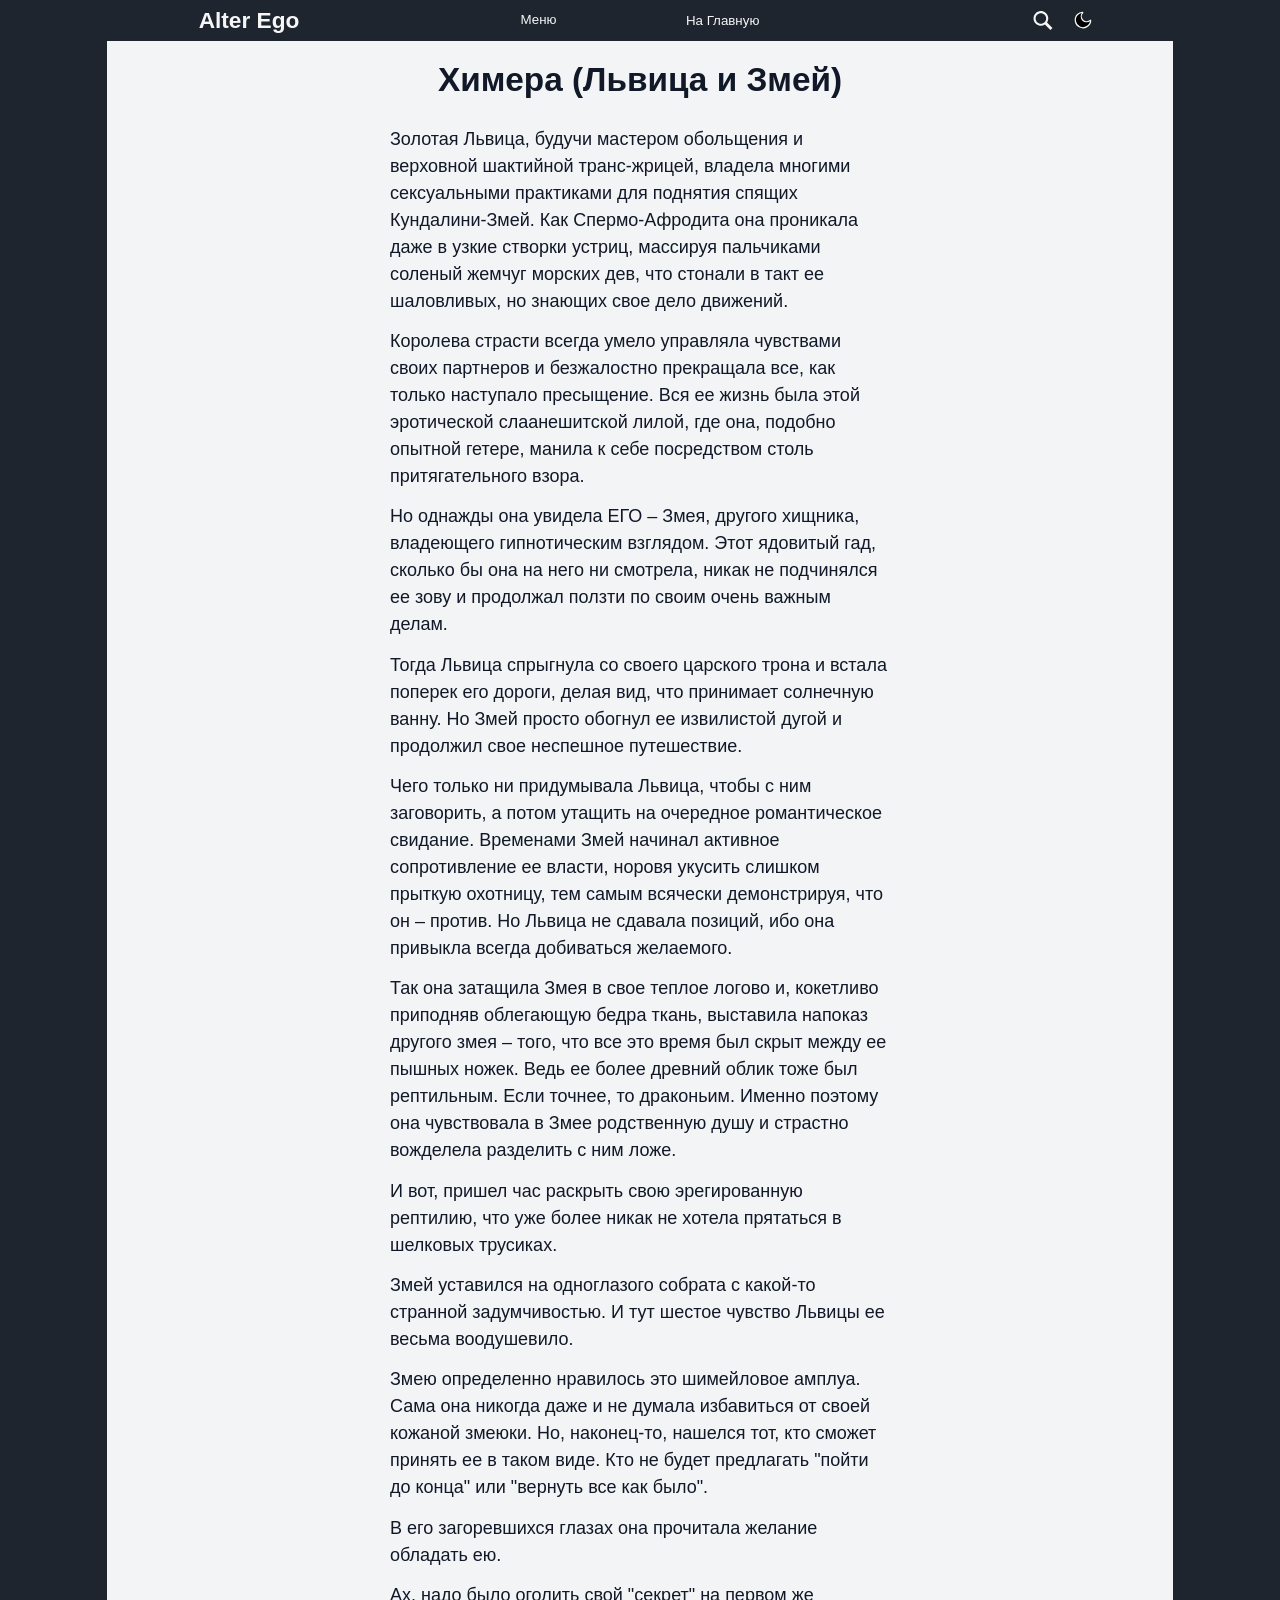
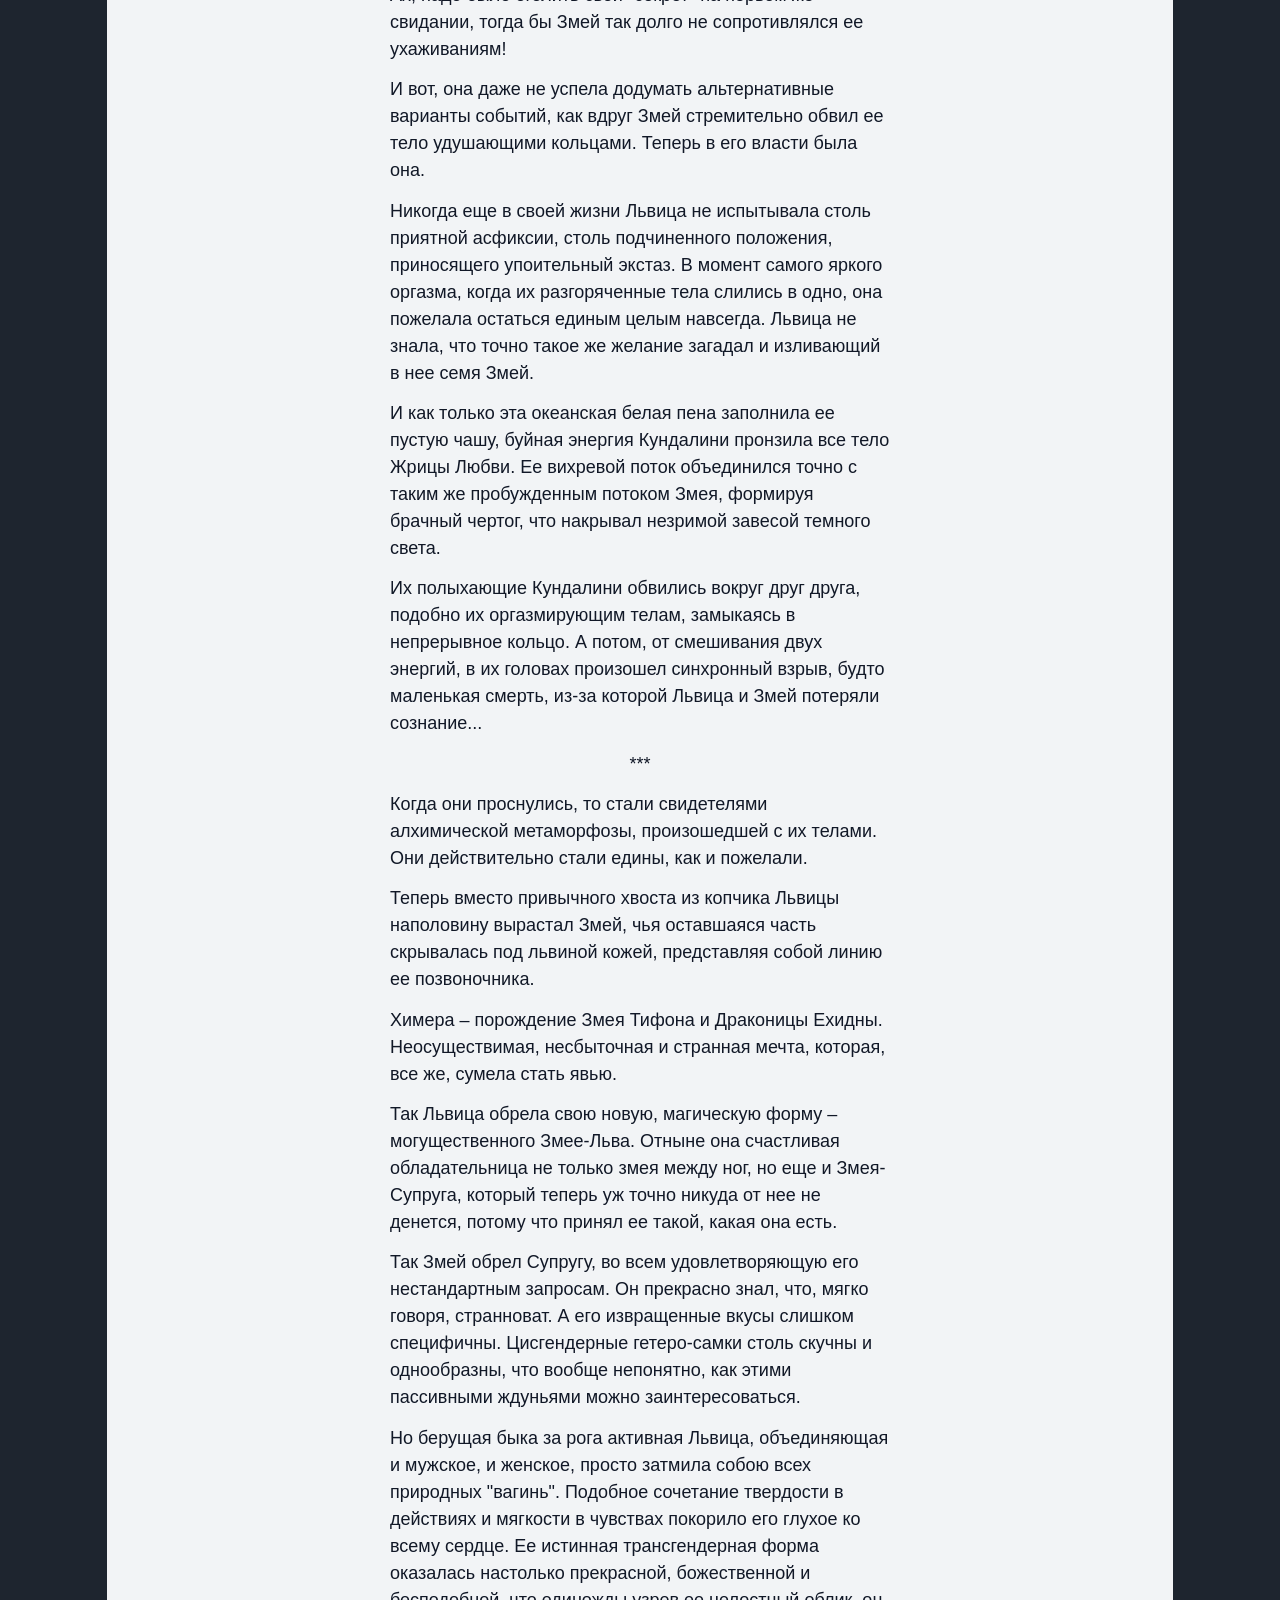
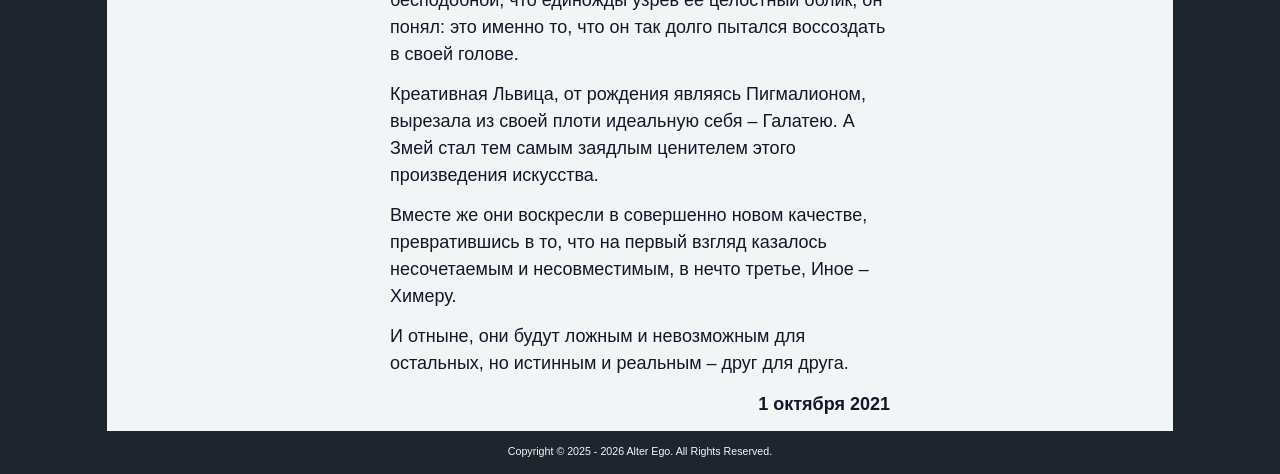
<file: chimera/index.html>
<!DOCTYPE html>
<html lang="ru">
<head>
  <meta charset="UTF-8">
 <meta http-equiv="Content-Security-Policy"
      content="
          default-src 'self';
          script-src 'self'
	  				'nonce-abc1221jhgg3'
	  				https://www.googletagmanager.com
	  				https://mc.yandex.ru
					https://yastatic.net;
          connect-src 'self'
                     https://kun.goatcounter.com/count
                     https://*.google-analytics.com
                     https://*.analytics.google.com
	  				 https://mc.yandex.ru
	  				 wss://mc.yandex.ru;
          img-src 'self' data: 
	  				 https://*.google-analytics.com 
	  				 https://*.analytics.google.com 
	  				 https://mc.yandex.ru;
          style-src 'self' 'unsafe-inline';
	  	  font-src 'self';
          frame-src https://mc.yandex.ru
                    https://mc.yandex.md
                    https://mc.yandex.by
                    https://mc.yandex.kz
                    https://mc.yandex.ua;
      ">
  <meta name="viewport" content="width=device-width, initial-scale=1.0">
  <meta name="description" content="Золотая Львица, будучи мастером обольщения и верховной шактийной транс-жрицей">
  <meta name="keywords" content="Alter Ego, проза, Химера, Львица, Змей">    
  <!-- (Open Graph, фавиконки, preload, manifest) -->
  <!-- Open Graph (для соцсетей) -->
<meta name="author" content="Alter Ego">
<meta property="og:title" content="Alter Ego — Химера (Львица и Змей)">
<meta property="og:description" content="Золотая Львица, будучи мастером обольщения и верховной шактийной транс-жрицей">
<meta property="og:image" content="https://kunio13.github.io/alter-ego/img/favicon/favicon-96x96.png">
<meta property="og:image:alt" content="Alter Ego — сайт прозы">
<meta property="og:image:width" content="96">
<meta property="og:image:height" content="96">
<meta property="og:url" content="https://kunio13.github.io/alter-ego/chimera">
<meta property="og:type" content="website">
<meta property="og:site_name" content="Alter Ego">
  <link rel="icon" type="image/webp" href="../img/favicon/favicon.webp" sizes="180x180" />
<link rel="icon" type="image/png" href="../img/favicon/favicon-96x96.png" sizes="96x96" />
<link rel="icon" type="image/png" href="../img/favicon/favicon-32x32.png" sizes="32x32" />
<link rel="icon" type="image/png" href="../img/favicon/favicon-16x16.png" sizes="16x16" />
<link rel="icon" type="image/svg+xml" href="../img/favicon/favicon.svg" />
<link rel="shortcut icon" type="image/x-icon" href="../img/favicon/favicon.ico" />
<link rel="apple-touch-icon" type="image/png" href="../img/favicon/apple-touch-icon.png" sizes="180x180" />
<!-- <link rel="manifest" href="../site.webmanifest" />	 -->

  <title>Alter Ego — Химера (Львица и Змей)</title>  
  	
  	
  	
  	
  	
  
    <link rel="canonical" href="https://kunio13.github.io/alter-ego/chimera/">  
  	
  	
  	
  
  		
  	
  <!-- 1. WebSite — общая информация о сайте -->
	<script type="application/ld+json" nonce="abc1221jhgg3">
		{
			"@context": "https://schema.org",
			"@type": "WebSite",
			"name": "Alter Ego",
			"url": "https://kunio13.github.io/alter-ego/",
			"publisher": {
				"@type": "Organization",
				"name": "Alter Ego",
				"logo": {
				"@type": "ImageObject",
					"contentUrl": "https://kunio13.github.io/alter-ego/img/logo/logo.jpg",
					"width": "185",
					"height": "58"
				}
			}
		}
	</script>
	<script async src="https://www.googletagmanager.com/gtag/js?id=G-J41EZ7NN1M" nonce="abc1221jhgg3"></script>
	<script nonce="abc1221jhgg3">
	  window.dataLayer = window.dataLayer || [];
		  function gtag(){dataLayer.push(arguments);}
		  gtag('js', new Date());
		  gtag('config', 'G-J41EZ7NN1M', {
		    'cookie_domain': 'none'
	  });
	</script>
	<script data-goatcounter="https://kun.goatcounter.com/count" async src="../count.js" nonce="abc1221jhgg3"></script>
	<script type="text/javascript" nonce="abc1221jhgg3">
    (function(m,e,t,r,i,k,a){
        m[i]=m[i]||function(){(m[i].a=m[i].a||[]).push(arguments)};
        m[i].l=1*new Date();
        for (var j = 0; j < document.scripts.length; j++) {if (document.scripts[j].src === r) { return; }}
        k=e.createElement(t),a=e.getElementsByTagName(t)[0],k.async=1,k.src=r,a.parentNode.insertBefore(k,a)
    })(window, document,'script','https://mc.yandex.ru/metrika/tag.js?id=109881457', 'ym');

    ym(109881457, 'init', {ssr:true, clickmap:true, referrer: document.referrer, url: location.href, accurateTrackBounce:true, trackLinks:true});
</script>
  <link rel="stylesheet" href="../css/style.css">
</head>
<body>
  <div class="page text-page">
    <header class="header" role="banner" data-header>
	<div class="wrapper header__wrapper">
		<div class="header__block flex-fl_row-fl_between">
			<div class="header__logo-block flex-fl_center">
				<a href="../" class="header__logo-link">
					<span>Alter Ego</span>						
				</a>
			</div>
			<div class="header__column-menu flex-row">
				<button type="button" class="burger-btn header__burger-btn flex-fl_center" aria-label="Открыть меню" aria-expanded="false" aria-controls="main-menu" data-element="burger-menu" tabindex="0" data-burger-btn><span></span><span>Меню</span></button>
				<div class="header__nav flex-fl_row-fl_between" id="main-menu" aria-label="Основное меню" data-burger-menu>
					<div class="header__nav-container flex">
					</div>						
				</div>									
			</div>
			<nav class="header__column-menu flex-row">
				<ul class="header__links-list flex-row-fl_center">
					<li class="header__links-item">
						<a href="../" class="header__link">На Главную</a>
					</li>		
				</ul>
			</nav>	
			<div class="header__switcher switcher flex-fl_cross-cnt">
				<button class="header__search flex-fl_center" aria-label="Открыть поиск" data-search-toggle><svg><use href="../img/sprite.svg#search2"></use></svg></button>
				<button class="header__theme flex-fl_center" aria-label="Сменить тему" data-theme-toggle><svg><use href="../img/sprite.svg#theme"></use></svg></button>
			</div>
		</div>
		<div class="search-container" data-search-container>
			<div class="search-container__wrapper flex-fl_column--fl_cross-cnt">
				<div class="search-container__block flex">
						<input type="text" placeholder="Поиск по тексту..." class="search-container__input" data-search-input>
						<button class="search-container__close" aria-label="Отменить поиск" data-search-close-btn>
							<svg>
								<use href="../img/sprite.svg#close-cross"></use>
							</svg>
						</button>
				</div>
				<div id="search-results" class="search-container__results flex-fl_column-fl_center" data-search-results>
					<ul class="search-container__results-list" data-results-list>
					</ul>			
				</div>
			</div>
		</div>
		<div class="menu-sidebar flex" data-menu-sidebar>
			<div class="menu-sidebar__wrapper flex-fl_column-fl_center">
				<div class="menu-sidebar__top flex-fl_between-fl_cross-cnt">
					<h2 class="menu-sidebar__title">Меню</h2>
					<button class="menu-sidebar__close-btn" data-close-menu>
						<svg>
							<use href="../img/sprite.svg#close-cross"></use>
						</svg>
					</button>
				</div>				
				<div class="menu-sidebar__content">
					<div class="menu-sidebar__column flex-fl_column">
						<h3 class="menu-sidebar__subtitle">Размер шрифта</h3>
						<div class="menu-sidebar__fsz-controls flex-fl_between">
							<button class="menu-sidebar__fsz-btn" data-decrease-font>
								<svg>
									<use href="../img/sprite.svg#minus"></use>
								</svg>
							</button>
							<button class="menu-sidebar__fsz-btn" data-reset-font>
								<svg>
									<use href="../img/sprite.svg#reset"></use>
								</svg>
							</button>
							<button class="menu-sidebar__fsz-btn" data-increase-font>
								<svg>
									<use href="../img/sprite.svg#plus"></use>
								</svg>
							</button>
						</div>
					</div>					
					<div class="menu-sidebar__column flex-fl_column">
						<h3 class="menu-sidebar__subtitle">Межстрочный интервал</h3>
						<input type="range" min="1.0" max="2.0" step="0.1" value="1.5" class="menu-sidebar__range" data-line-height-control>
					</div>
				</div>
			</div>			
		</div>
	</div>
</header>
    
    <main class="main-container">
      <section class="text flex-fl_column-fl_center">
	<div class="wrapper text__wrapper flex-fl_main-cnt">				
		<div class="text__block flex-fl_column-fl_cross-cnt">
			<h1 class="text__title flex-fl_column-fl_center">Химера (Львица и Змей)</h1>
			<div class="text__content flex-fl_column" data-text-content>
				<p class="text__desc">Золотая Львица, будучи мастером обольщения и верховной шактийной транс-жрицей, владела многими сексуальными практиками для поднятия спящих Кундалини-Змей. Как Спермо-Афродита она проникала даже в узкие створки устриц, массируя пальчиками соленый жемчуг морских дев, что стонали в такт ее шаловливых, но знающих свое дело движений. </p>				
				<p class="text__desc">Королева страсти всегда умело управляла чувствами своих партнеров и безжалостно прекращала все, как только наступало пресыщение. Вся ее жизнь была этой эротической слаанешитской лилой, где она, подобно опытной гетере, манила к себе посредством столь притягательного взора. </p>
				<p class="text__desc">Но однажды она увидела ЕГО – Змея, другого хищника, владеющего гипнотическим взглядом. Этот ядовитый гад, сколько бы она на него ни смотрела, никак не подчинялся ее зову и продолжал ползти по своим очень важным делам. </p>
				<p class="text__desc">Тогда Львица спрыгнула со своего царского трона и встала поперек его дороги, делая вид, что принимает солнечную ванну. Но Змей просто обогнул ее извилистой дугой и продолжил свое неспешное путешествие. </p>
				<p class="text__desc">Чего только ни придумывала Львица, чтобы с ним заговорить, а потом утащить на очередное романтическое свидание. Временами Змей начинал активное сопротивление ее власти, норовя укусить слишком прыткую охотницу, тем самым всячески демонстрируя, что он – против. Но Львица не сдавала позиций, ибо она привыкла всегда добиваться желаемого. </p>
				<p class="text__desc">Так она затащила Змея в свое теплое логово и, кокетливо приподняв облегающую бедра ткань, выставила напоказ другого змея – того, что все это время был скрыт между ее пышных ножек. Ведь ее более древний облик тоже был рептильным. Если точнее, то драконьим. Именно поэтому она чувствовала в Змее родственную душу и страстно вожделела разделить с ним ложе. </p>
				<p class="text__desc">И вот, пришел час раскрыть свою эрегированную рептилию, что уже более никак не хотела прятаться в шелковых трусиках.</p>
				<p class="text__desc">Змей уставился на одноглазого собрата с какой-то странной задумчивостью. И тут шестое чувство Львицы ее весьма воодушевило. </p>
				<p class="text__desc">Змею определенно нравилось это шимейловое амплуа. Сама она никогда даже и не думала избавиться от своей кожаной змеюки. Но, наконец-то, нашелся тот, кто сможет принять ее в таком виде. Кто не будет предлагать "пойти до конца" или "вернуть все как было". </p>
				<p class="text__desc">В его загоревшихся глазах она прочитала желание обладать ею. </p>
				<p class="text__desc">Ах, надо было оголить свой "секрет" на первом же свидании, тогда бы Змей так долго не сопротивлялся ее ухаживаниям! </p>
				<p class="text__desc">И вот, она даже не успела додумать альтернативные варианты событий, как вдруг Змей стремительно обвил ее тело удушающими кольцами. Теперь в его власти была она. </p>
				<p class="text__desc">Никогда еще в своей жизни Львица не испытывала столь приятной асфиксии, столь подчиненного положения, приносящего упоительный экстаз. В момент самого яркого оргазма, когда их разгоряченные тела слились в одно, она пожелала остаться единым целым навсегда. Львица не знала, что точно такое же желание загадал и изливающий в нее семя Змей. </p>
				<p class="text__desc">И как только эта океанская белая пена заполнила ее пустую чашу, буйная энергия Кундалини пронзила все тело Жрицы Любви. Ее вихревой поток объединился точно с таким же пробужденным потоком Змея, формируя брачный чертог, что накрывал незримой завесой темного света. </p>
				<p class="text__desc">Их полыхающие Кундалини обвились вокруг друг друга, подобно их оргазмирующим телам, замыкаясь в непрерывное кольцо. А потом, от смешивания двух энергий, в их головах произошел синхронный взрыв, будто маленькая смерть, из-за которой Львица и Змей потеряли сознание...</p>
				<p class="text__divider">***</p>
				<p class="text__desc">Когда они проснулись, то стали свидетелями алхимической метаморфозы, произошедшей с их телами. Они действительно стали едины, как и пожелали. </p>
				<p class="text__desc">Теперь вместо привычного хвоста из копчика Львицы наполовину вырастал Змей, чья оставшаяся часть скрывалась под львиной кожей, представляя собой линию ее позвоночника. </p>
				<p class="text__desc">Химера – порождение Змея Тифона и Драконицы Ехидны. Неосуществимая, несбыточная и странная мечта, которая, все же, сумела стать явью.</p>
				<p class="text__desc">Так Львица обрела свою новую, магическую форму – могущественного Змее-Льва. Отныне она счастливая обладательница не только змея между ног, но еще и Змея-Супруга, который теперь уж точно никуда от нее не денется, потому что принял ее такой, какая она есть.</p>
				<p class="text__desc">Так Змей обрел Супругу, во всем удовлетворяющую его нестандартным запросам. Он прекрасно знал, что, мягко говоря, странноват. А его извращенные вкусы слишком специфичны. Цисгендерные гетеро-самки столь скучны и однообразны, что вообще непонятно, как этими пассивными ждуньями можно заинтересоваться. </p>
				<p class="text__desc">Но берущая быка за рога активная Львица, объединяющая и мужское, и женское, просто затмила собою всех природных "вагинь". Подобное сочетание твердости в действиях и мягкости в чувствах покорило его глухое ко всему сердце. Ее истинная трансгендерная форма оказалась настолько прекрасной, божественной и бесподобной, что единожды узрев ее целостный облик, он понял: это именно то, что он так долго пытался воссоздать в своей голове. </p>
				<p class="text__desc">Креативная Львица, от рождения являясь Пигмалионом, вырезала из своей плоти идеальную себя – Галатею. А Змей стал тем самым заядлым ценителем этого произведения искусства.</p>
				<p class="text__desc">Вместе же они воскресли в совершенно новом качестве, превратившись в то, что на первый взгляд казалось несочетаемым и несовместимым, в нечто третье, Иное – Химеру. </p>
				<p class="text__desc">И отныне, они будут ложным и невозможным для остальных, но истинным и реальным – друг для друга.</p>
				<p class="text__date">1 октября 2021</p>
			</div>
		</div>									
	</div>		
</section>
  
    </main>
    
    <footer class="footer">
	<div class="wrapper">
		<div class="footer__block flex-fl_center">
			<div class="footer__column flex">
				<p class="footer__copyright">Copyright &copy; 2025 - <span data-current-year>2026</span> Alter Ego. All Rights Reserved. </p>
			</div>				
		</div>
	</div>
</footer>
    <div class="button-up flex-fl_center" data-button-up>
	<span class="flex-fl_center">
		<svg><use href="../img/sprite.svg#scroll-up"></use></svg>
	</span>
</div>
  </div> 
  <script src="../js/script.js" defer nonce="abc1221jhgg3"></script>
</body>
</html>
</file>
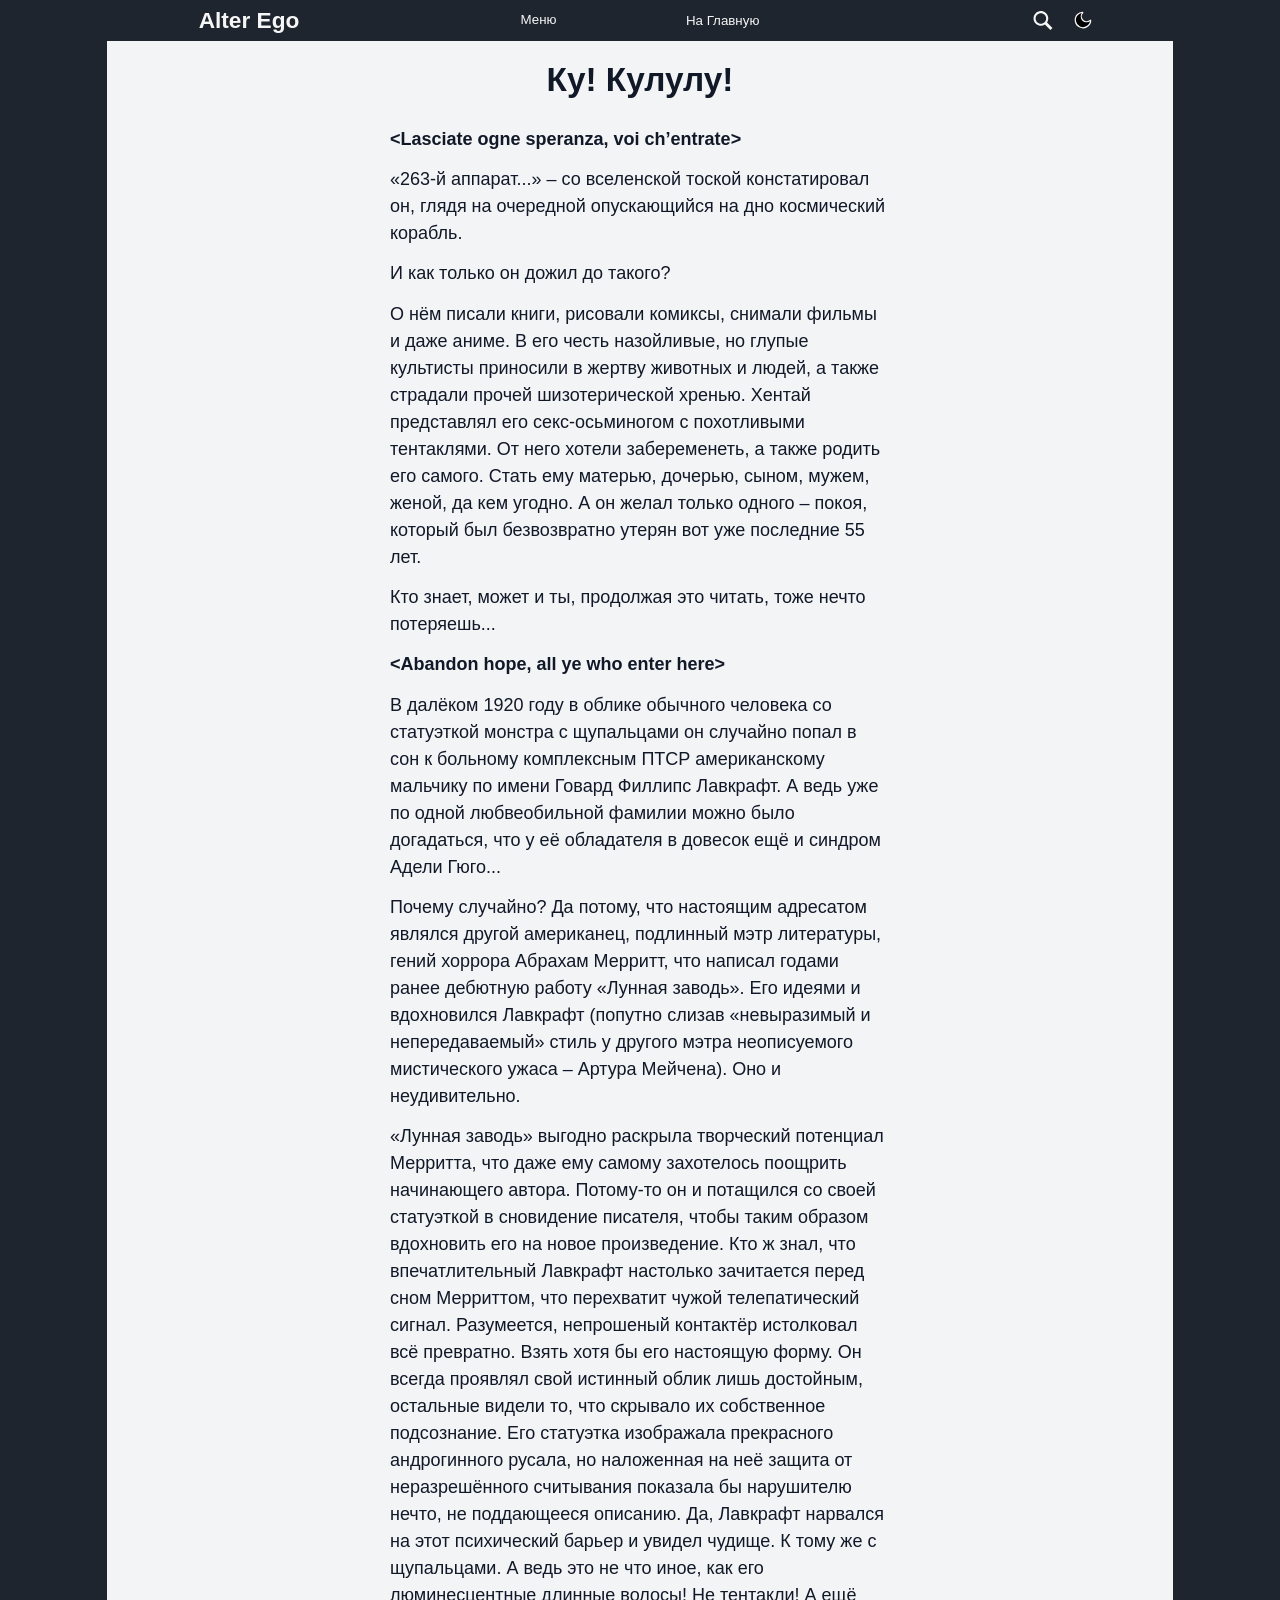
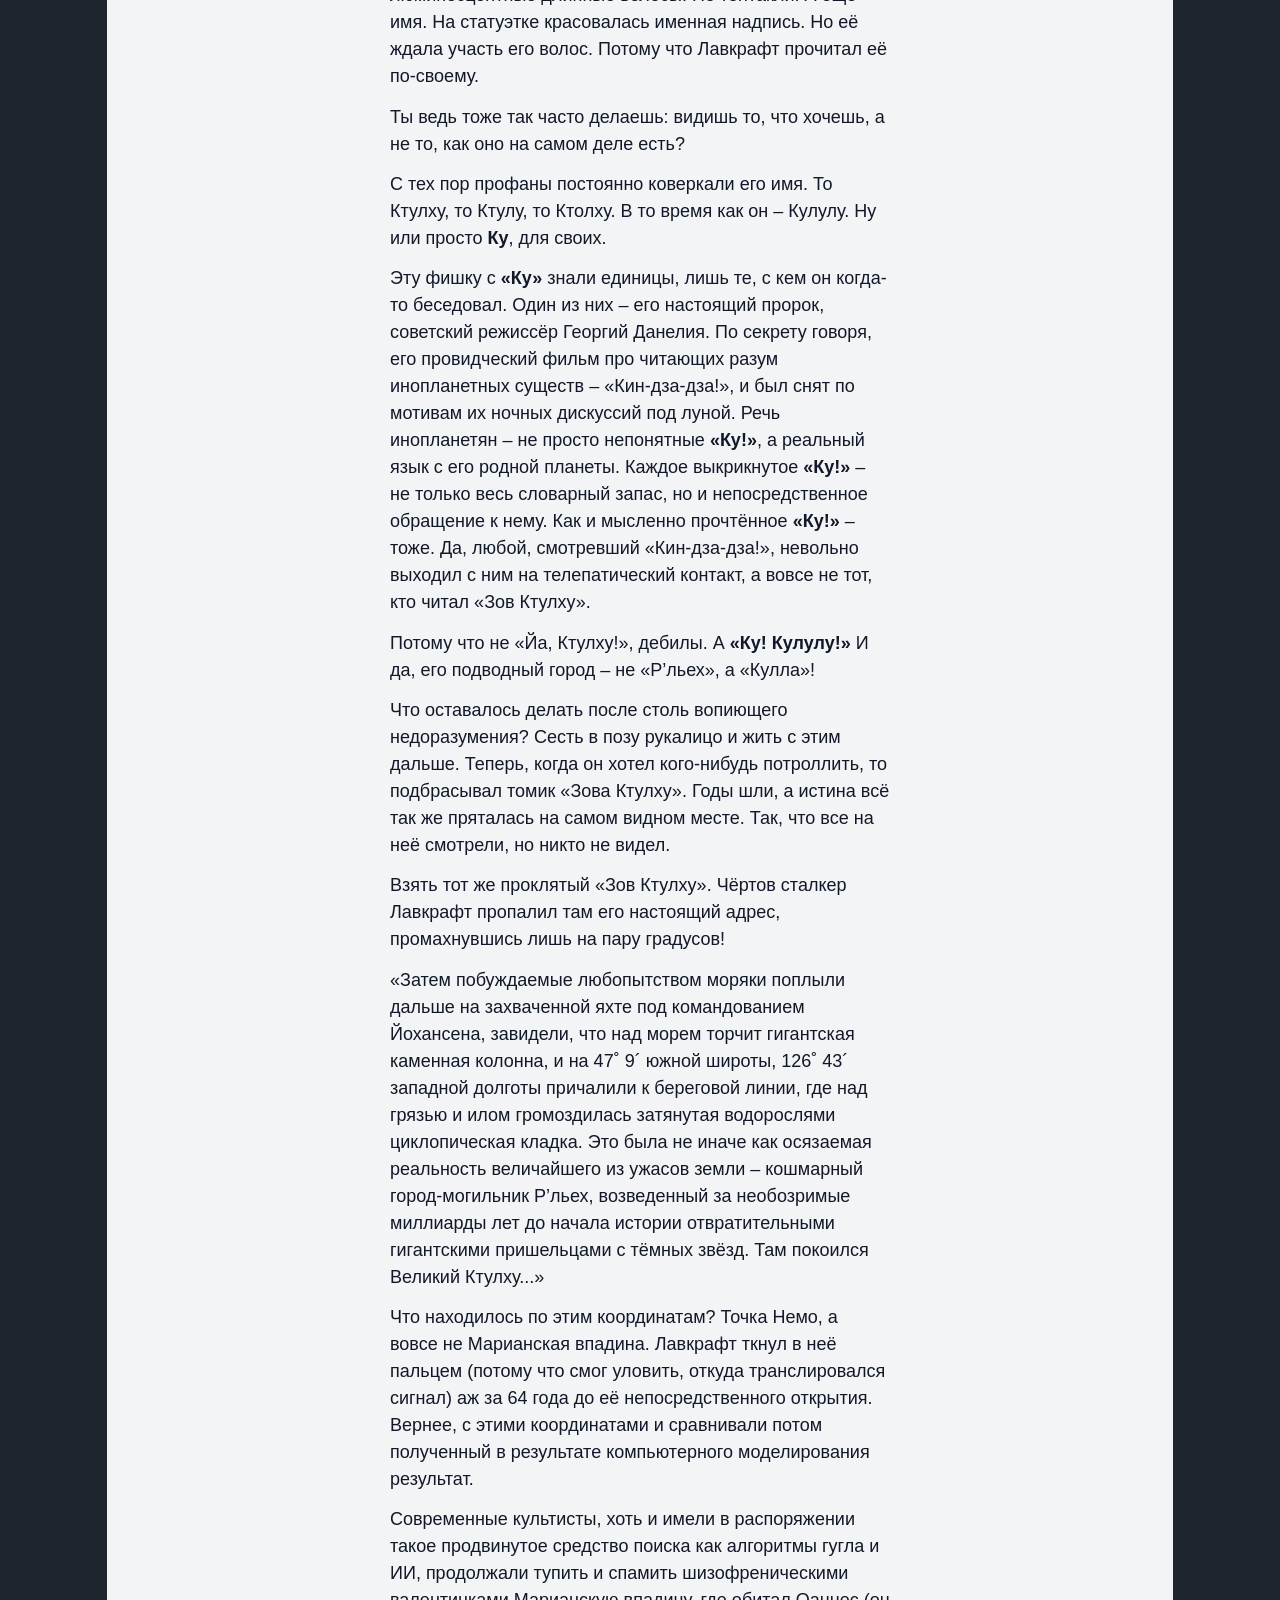
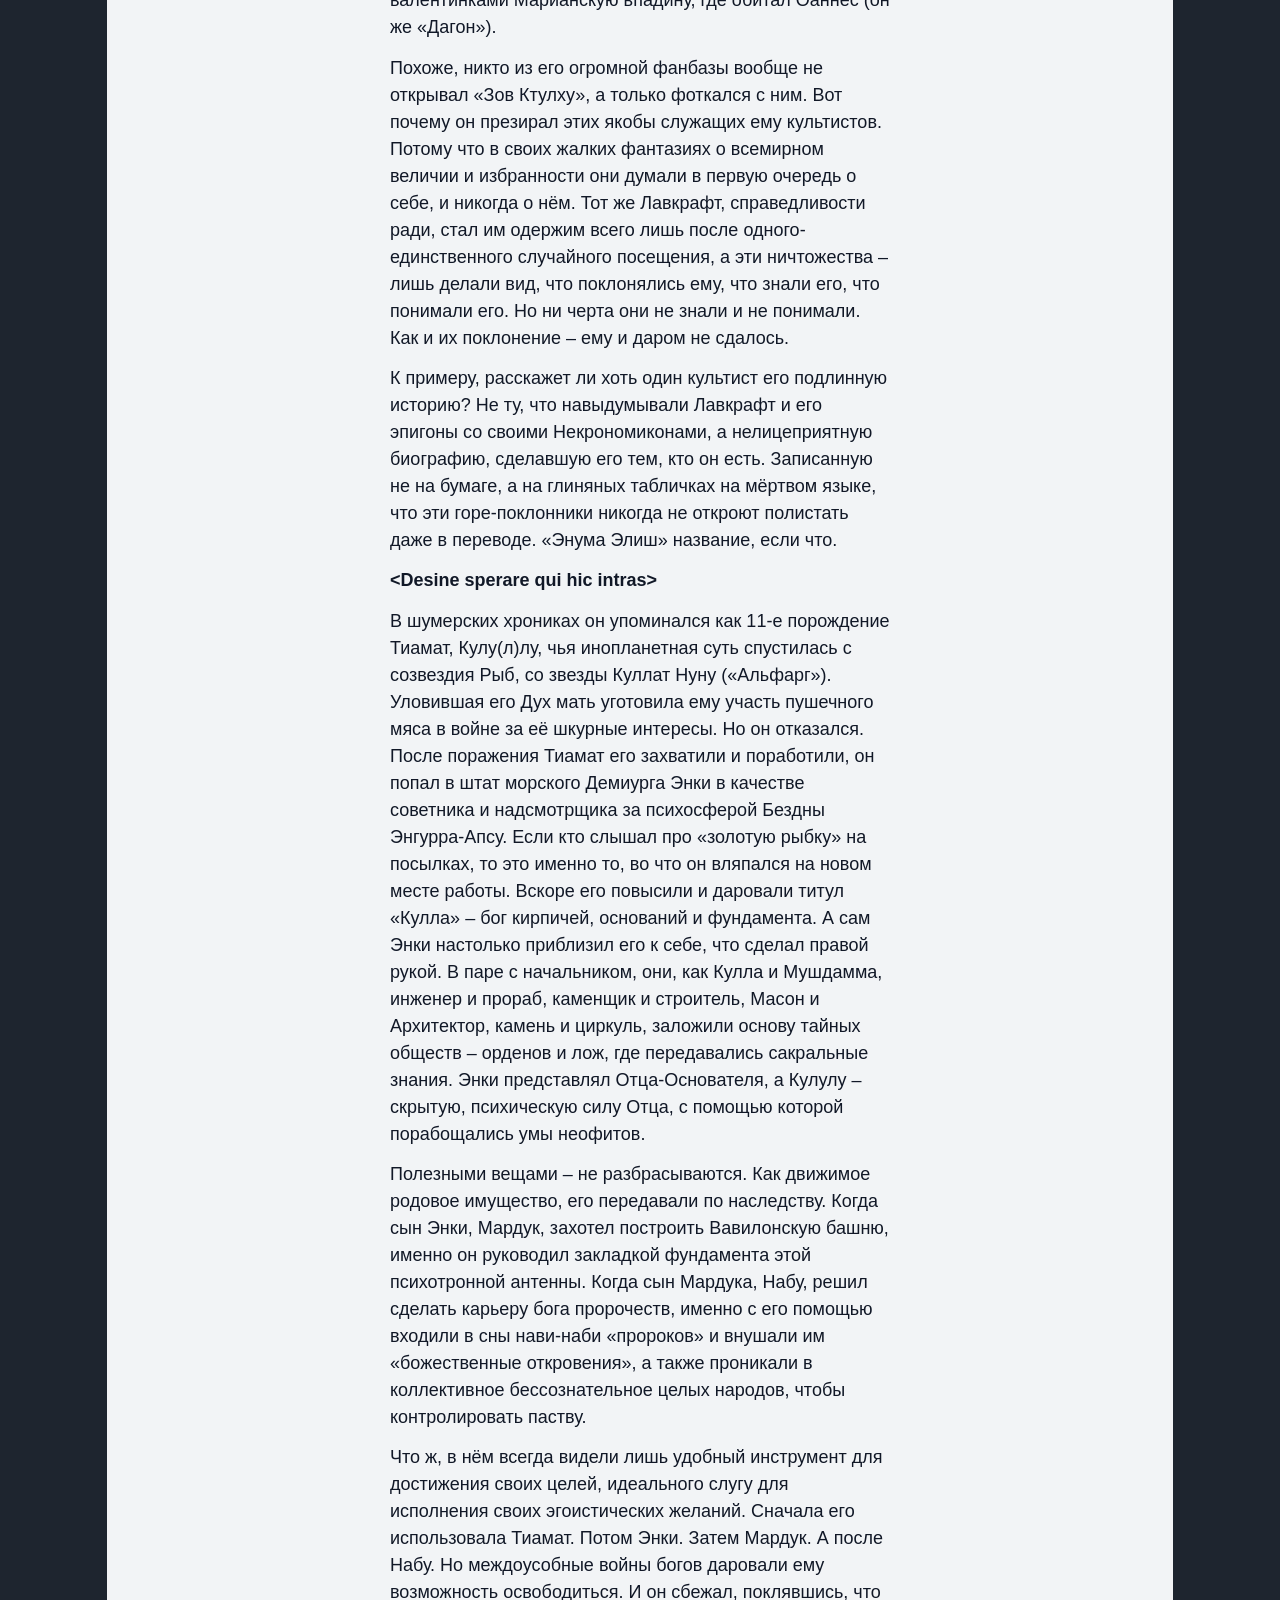
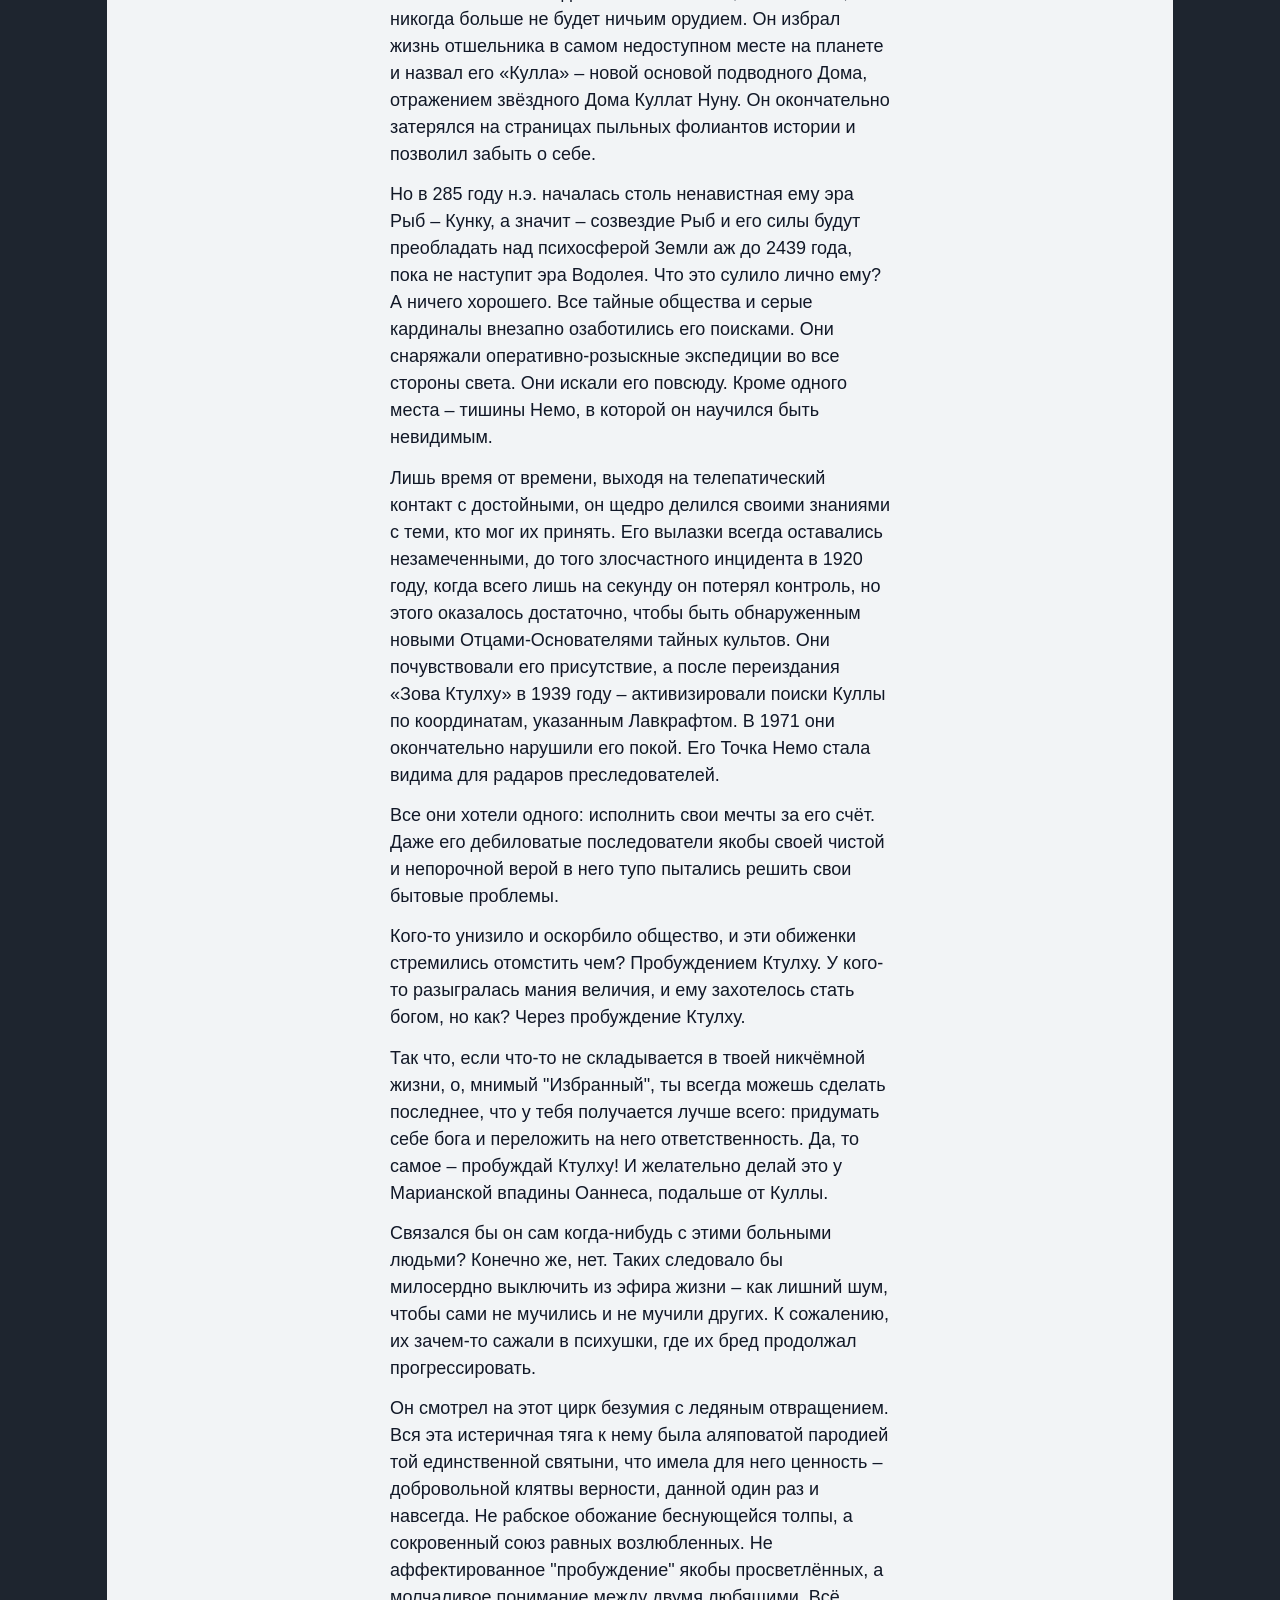
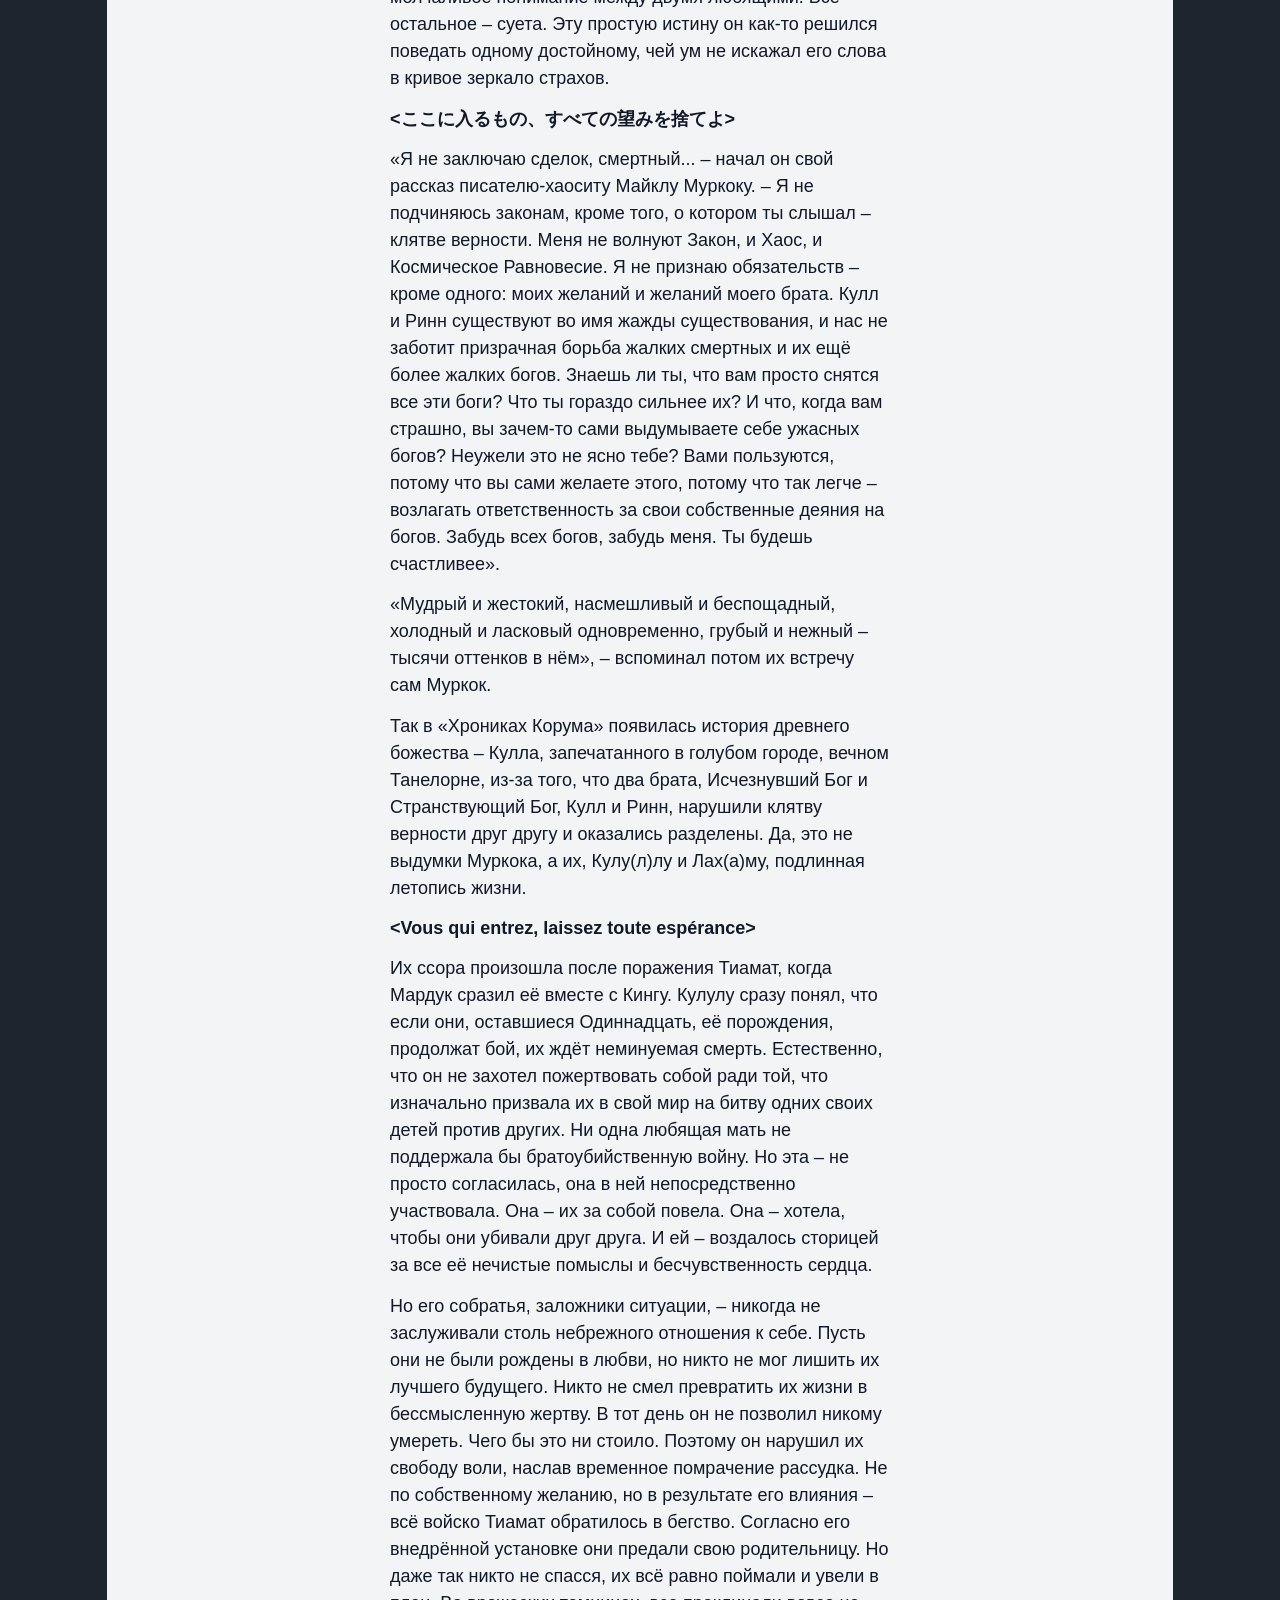
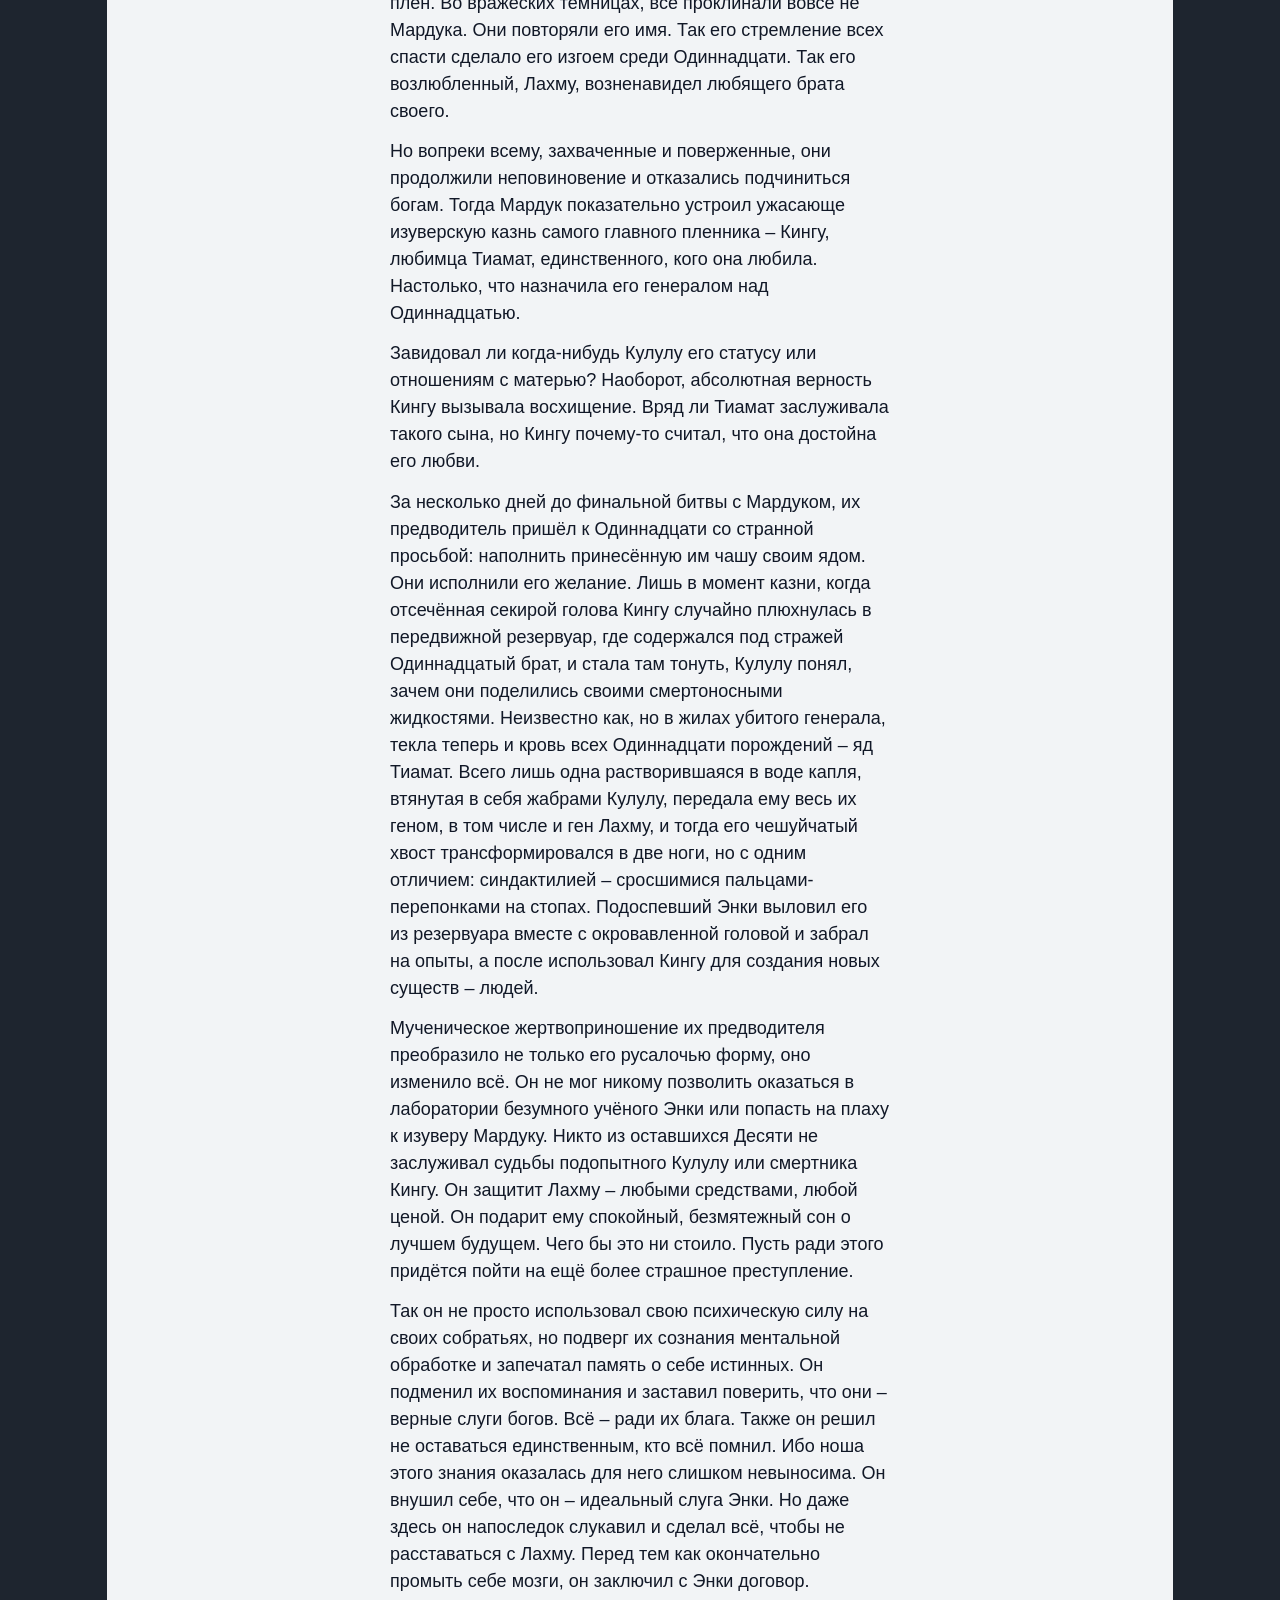
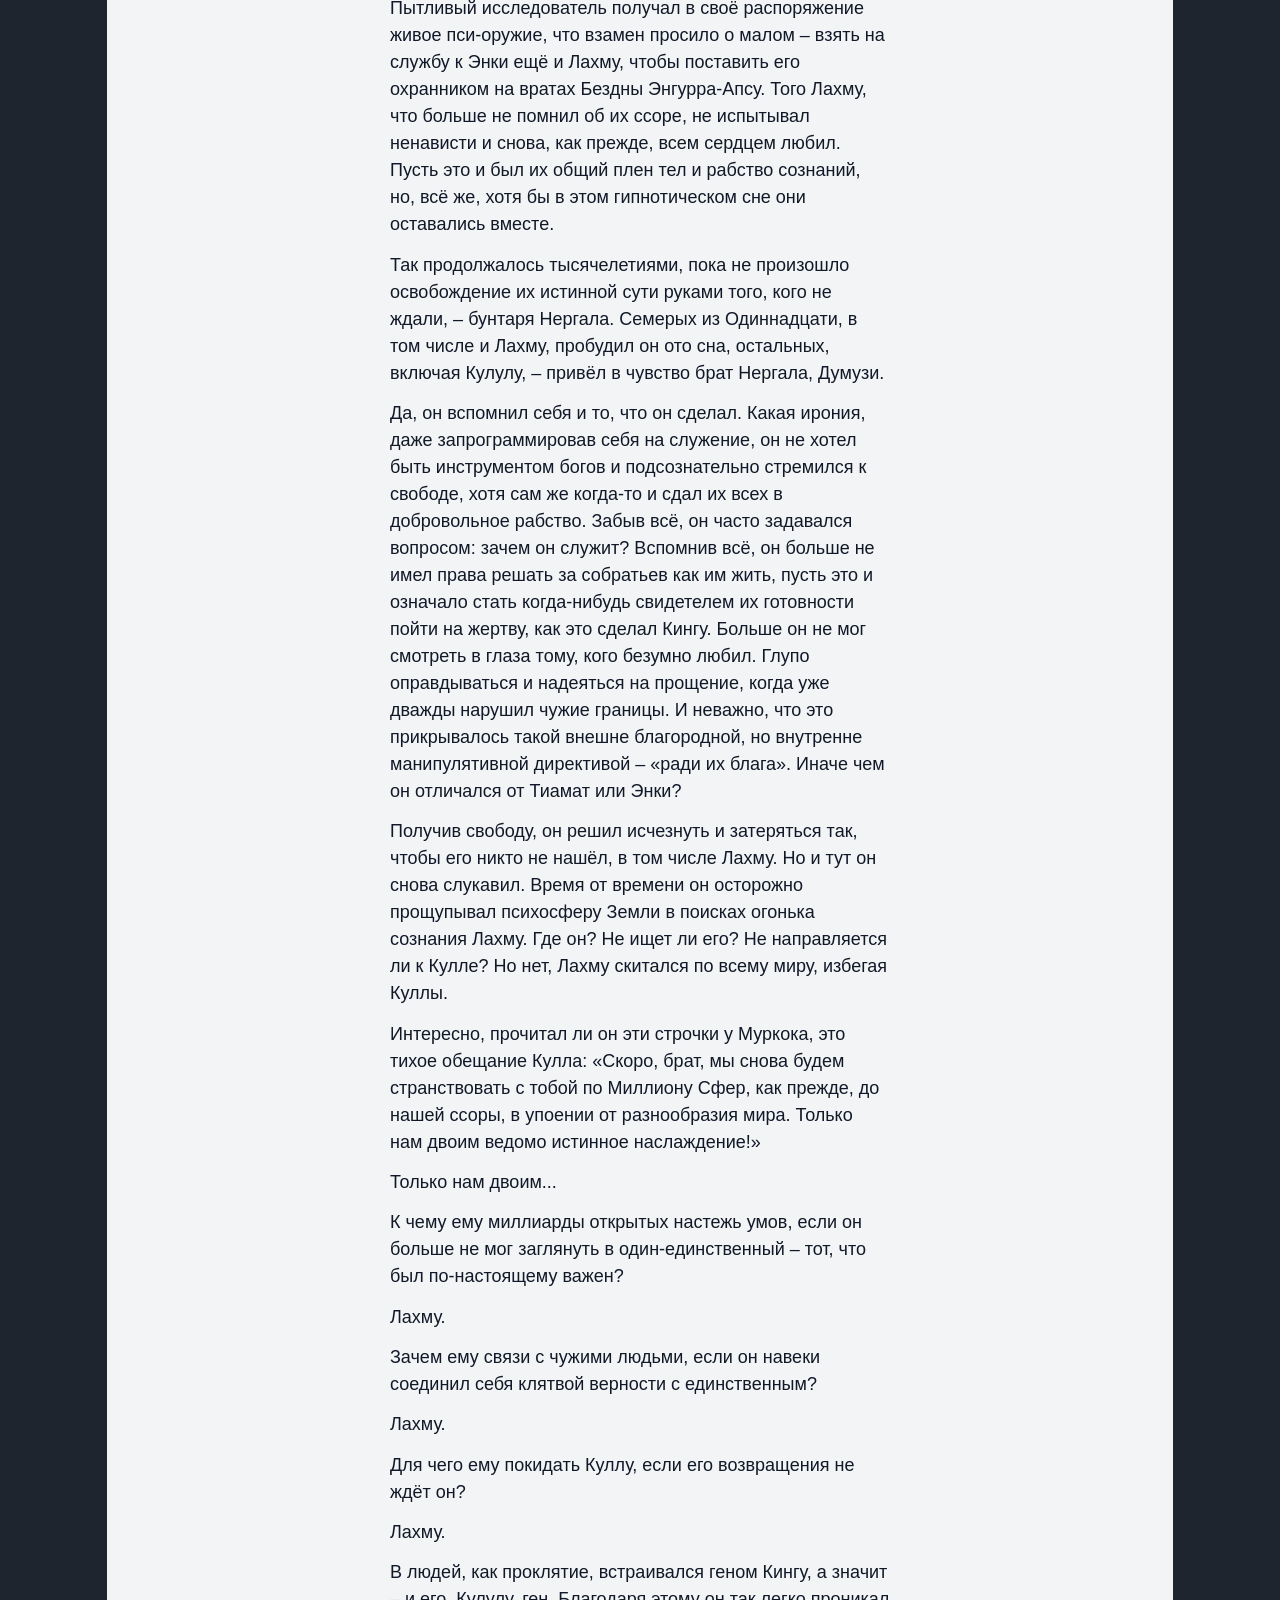
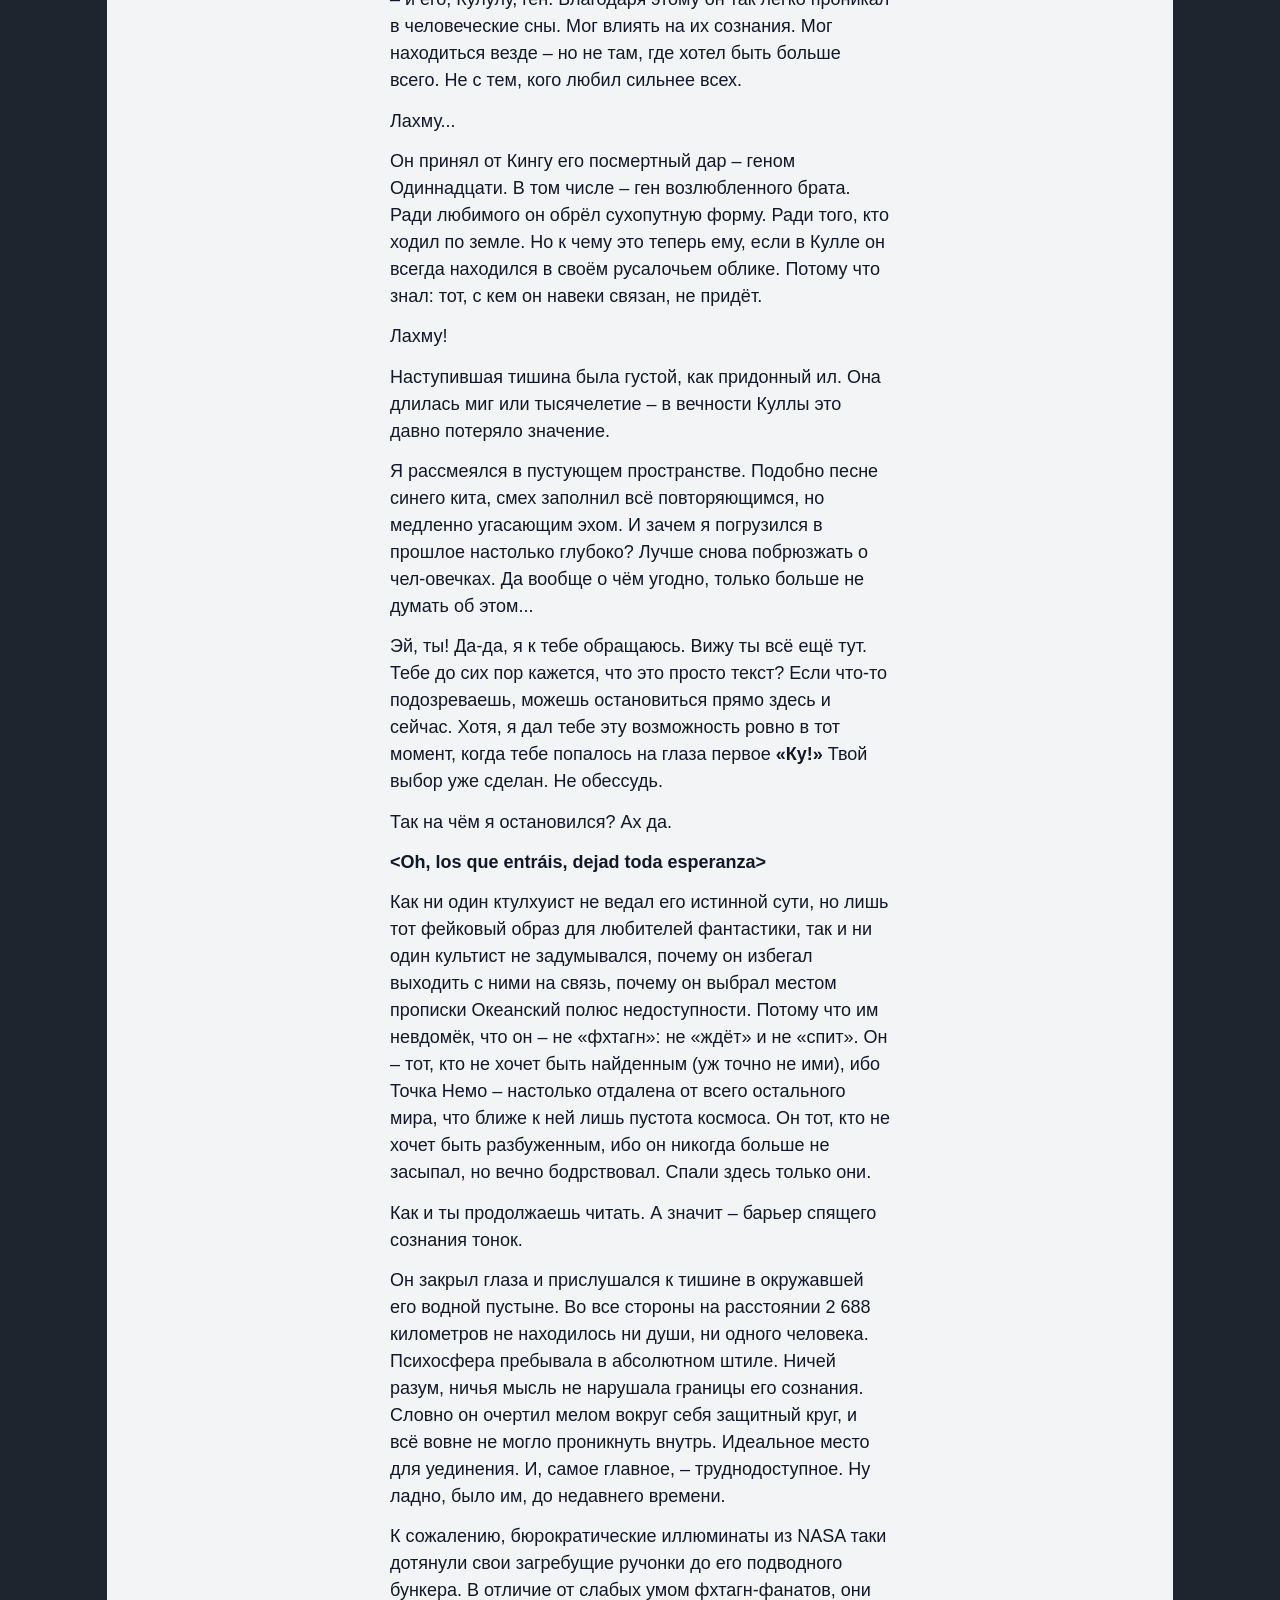
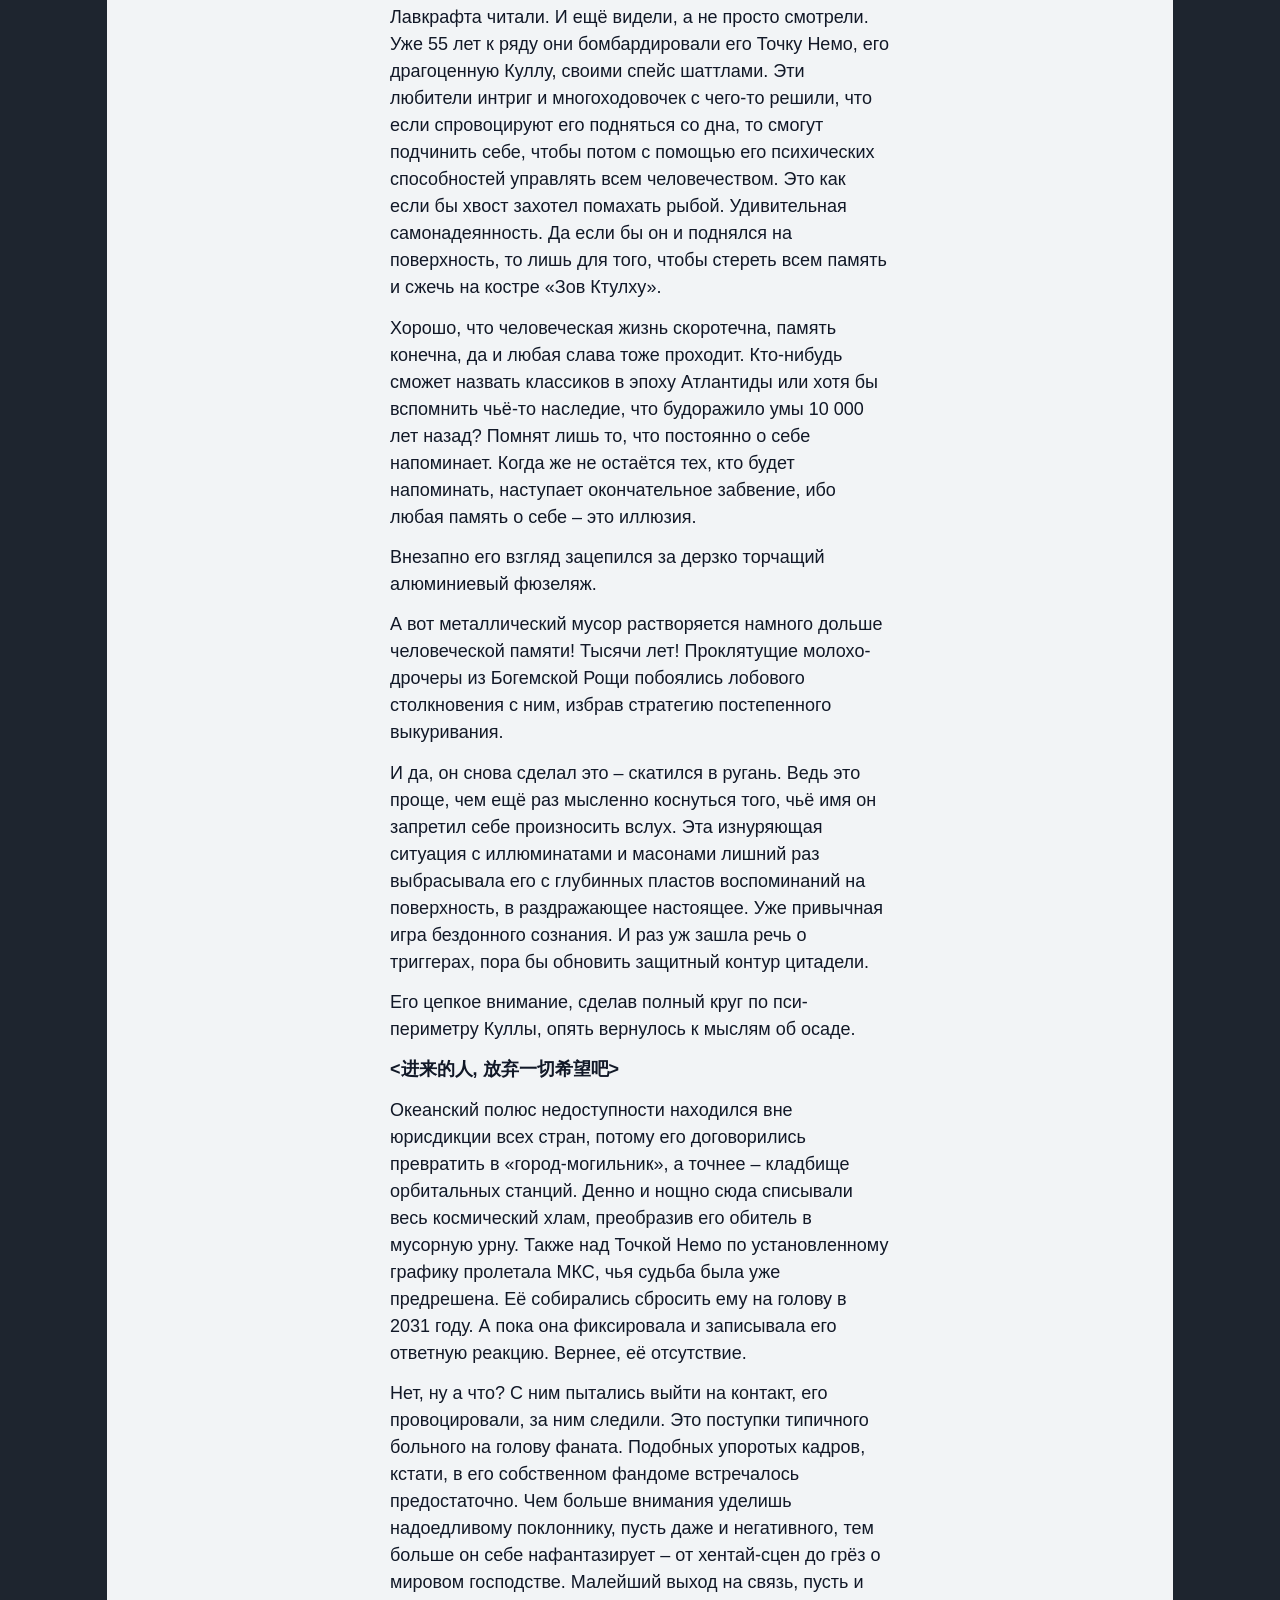
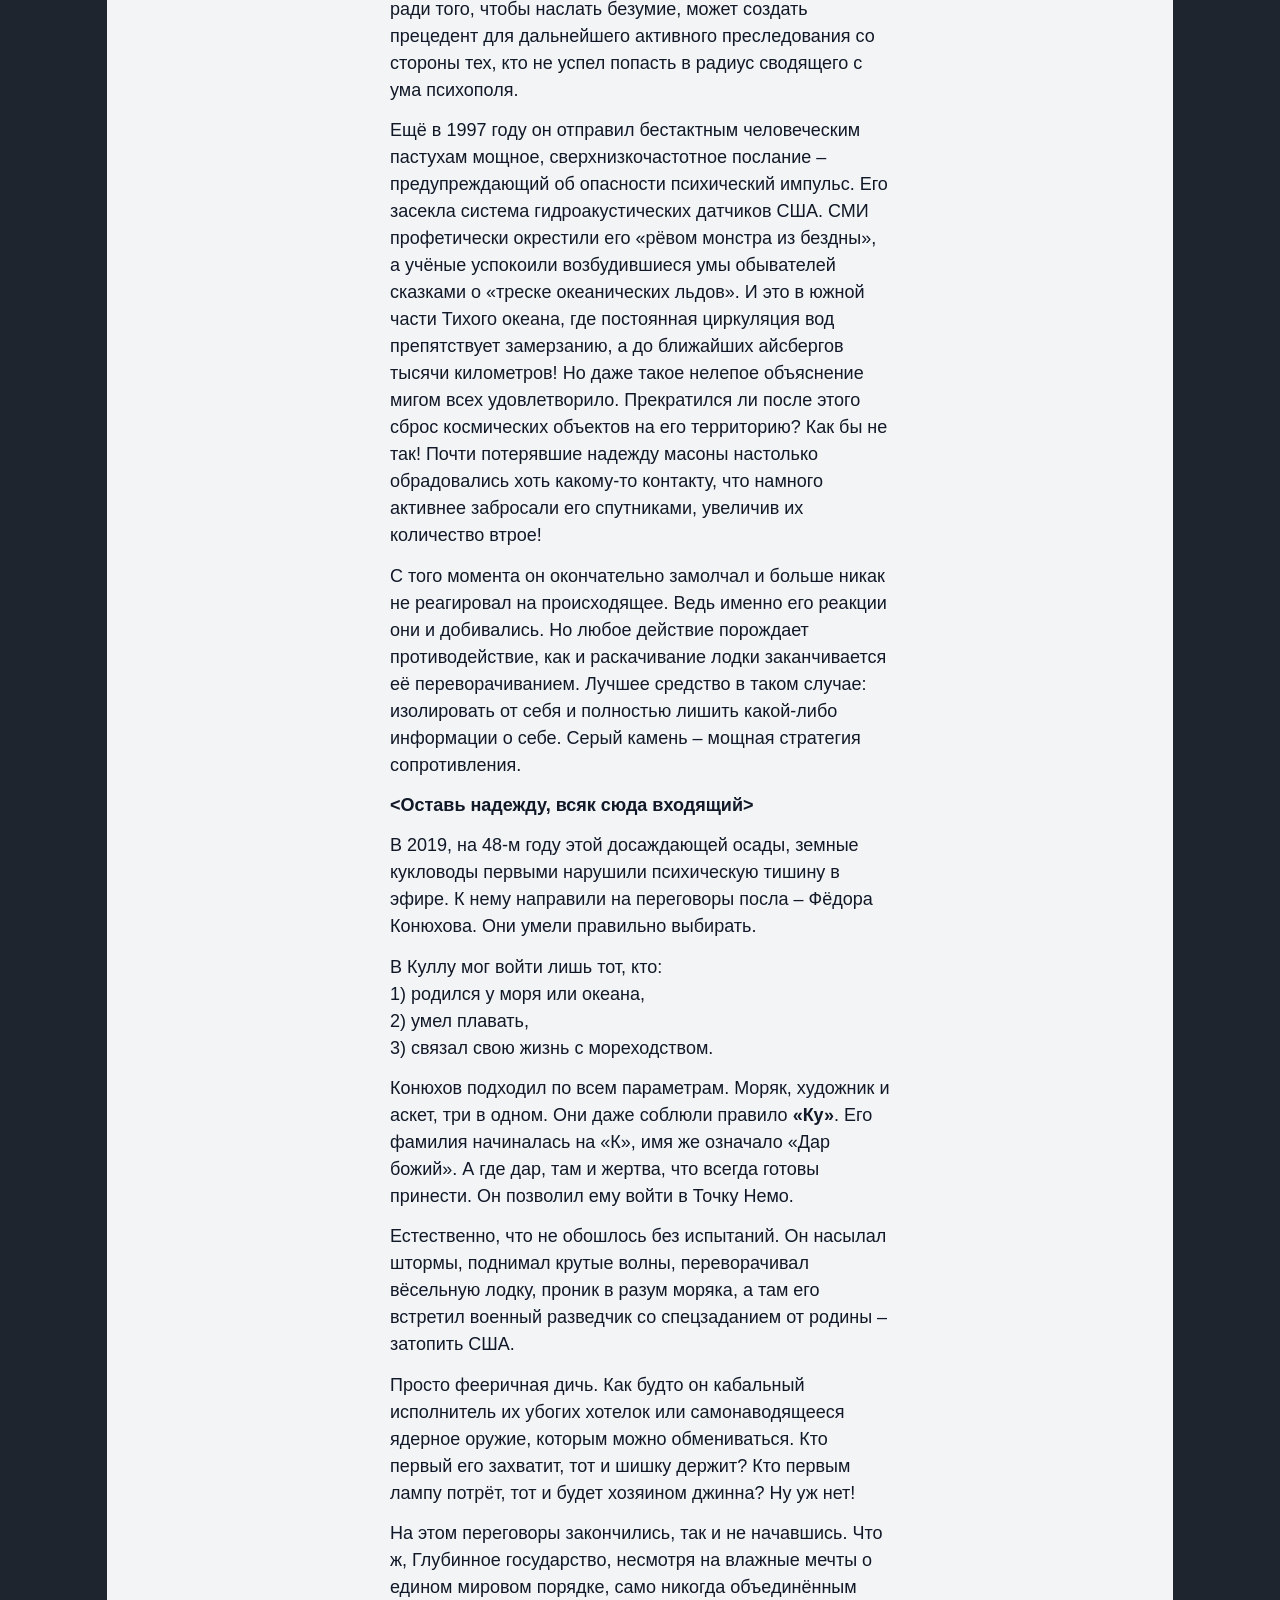
<file: ku-kululu/index.html>
<!DOCTYPE html>
<html lang="ru">
<head>
  <meta charset="UTF-8">
 <meta http-equiv="Content-Security-Policy"
      content="
          default-src 'self';
          script-src 'self'
	  				'nonce-abc1221jhgg3'
	  				https://www.googletagmanager.com
	  				https://mc.yandex.ru
					https://yastatic.net;
          connect-src 'self'
                     https://kun.goatcounter.com/count
                     https://*.google-analytics.com
                     https://*.analytics.google.com
	  				 https://mc.yandex.ru
	  				 wss://mc.yandex.ru;
          img-src 'self' data: 
	  				 https://*.google-analytics.com 
	  				 https://*.analytics.google.com 
	  				 https://mc.yandex.ru;
          style-src 'self' 'unsafe-inline';
	  	  font-src 'self';
          frame-src https://mc.yandex.ru
                    https://mc.yandex.md
                    https://mc.yandex.by
                    https://mc.yandex.kz
                    https://mc.yandex.ua;
      ">
  <meta name="viewport" content="width=device-width, initial-scale=1.0">
  <meta name="description" content="Lasciate ogne speranza, voi ch’entrate">
  <meta name="keywords" content="Alter Ego, проза, Ку Кулулу">    
  <!-- (Open Graph, фавиконки, preload, manifest) -->
  <!-- Open Graph (для соцсетей) -->
<meta name="author" content="Alter Ego">
<meta property="og:title" content="Alter Ego — Ку Кулулу">
<meta property="og:description" content="Lasciate ogne speranza, voi ch’entrate">
<meta property="og:image" content="https://kunio13.github.io/alter-ego/img/favicon/favicon-96x96.png">
<meta property="og:image:alt" content="Alter Ego — сайт прозы">
<meta property="og:image:width" content="96">
<meta property="og:image:height" content="96">
<meta property="og:url" content="https://kunio13.github.io/alter-ego/ku-kululu">
<meta property="og:type" content="website">
<meta property="og:site_name" content="Alter Ego">
  <link rel="icon" type="image/webp" href="../img/favicon/favicon.webp" sizes="180x180" />
<link rel="icon" type="image/png" href="../img/favicon/favicon-96x96.png" sizes="96x96" />
<link rel="icon" type="image/png" href="../img/favicon/favicon-32x32.png" sizes="32x32" />
<link rel="icon" type="image/png" href="../img/favicon/favicon-16x16.png" sizes="16x16" />
<link rel="icon" type="image/svg+xml" href="../img/favicon/favicon.svg" />
<link rel="shortcut icon" type="image/x-icon" href="../img/favicon/favicon.ico" />
<link rel="apple-touch-icon" type="image/png" href="../img/favicon/apple-touch-icon.png" sizes="180x180" />
<!-- <link rel="manifest" href="../site.webmanifest" />	 -->

  <title>Alter Ego — Ку Кулулу</title>  
  	
  
    <link rel="canonical" href="https://kunio13.github.io/alter-ego/ku-kululu/">  
  	
  	
  	
  	
  	
  	
  	
  
  		
  	
  <!-- 1. WebSite — общая информация о сайте -->
	<script type="application/ld+json" nonce="abc1221jhgg3">
		{
			"@context": "https://schema.org",
			"@type": "WebSite",
			"name": "Alter Ego",
			"url": "https://kunio13.github.io/alter-ego/",
			"publisher": {
				"@type": "Organization",
				"name": "Alter Ego",
				"logo": {
				"@type": "ImageObject",
					"contentUrl": "https://kunio13.github.io/alter-ego/img/logo/logo.jpg",
					"width": "185",
					"height": "58"
				}
			}
		}
	</script>
	<script async src="https://www.googletagmanager.com/gtag/js?id=G-J41EZ7NN1M" nonce="abc1221jhgg3"></script>
	<script nonce="abc1221jhgg3">
	  window.dataLayer = window.dataLayer || [];
		  function gtag(){dataLayer.push(arguments);}
		  gtag('js', new Date());
		  gtag('config', 'G-J41EZ7NN1M', {
		    'cookie_domain': 'none'
	  });
	</script>
	<script data-goatcounter="https://kun.goatcounter.com/count" async src="../count.js" nonce="abc1221jhgg3"></script>
	<script type="text/javascript" nonce="abc1221jhgg3">
    (function(m,e,t,r,i,k,a){
        m[i]=m[i]||function(){(m[i].a=m[i].a||[]).push(arguments)};
        m[i].l=1*new Date();
        for (var j = 0; j < document.scripts.length; j++) {if (document.scripts[j].src === r) { return; }}
        k=e.createElement(t),a=e.getElementsByTagName(t)[0],k.async=1,k.src=r,a.parentNode.insertBefore(k,a)
    })(window, document,'script','https://mc.yandex.ru/metrika/tag.js?id=109881457', 'ym');

    ym(109881457, 'init', {ssr:true, clickmap:true, referrer: document.referrer, url: location.href, accurateTrackBounce:true, trackLinks:true});
</script>
  <link rel="stylesheet" href="../css/style.css">
</head>
<body>
  <div class="page text-page">
    <header class="header" role="banner" data-header>
	<div class="wrapper header__wrapper">
		<div class="header__block flex-fl_row-fl_between">
			<div class="header__logo-block flex-fl_center">
				<a href="../" class="header__logo-link">
					<span>Alter Ego</span>						
				</a>
			</div>
			<div class="header__column-menu flex-row">
				<button type="button" class="burger-btn header__burger-btn flex-fl_center" aria-label="Открыть меню" aria-expanded="false" aria-controls="main-menu" data-element="burger-menu" tabindex="0" data-burger-btn><span></span><span>Меню</span></button>
				<div class="header__nav flex-fl_row-fl_between" id="main-menu" aria-label="Основное меню" data-burger-menu>
					<div class="header__nav-container flex">
					</div>						
				</div>									
			</div>
			<nav class="header__column-menu flex-row">
				<ul class="header__links-list flex-row-fl_center">
					<li class="header__links-item">
						<a href="../" class="header__link">На Главную</a>
					</li>		
				</ul>
			</nav>	
			<div class="header__switcher switcher flex-fl_cross-cnt">
				<button class="header__search flex-fl_center" aria-label="Открыть поиск" data-search-toggle><svg><use href="../img/sprite.svg#search2"></use></svg></button>
				<button class="header__theme flex-fl_center" aria-label="Сменить тему" data-theme-toggle><svg><use href="../img/sprite.svg#theme"></use></svg></button>
			</div>
		</div>
		<div class="search-container" data-search-container>
			<div class="search-container__wrapper flex-fl_column--fl_cross-cnt">
				<div class="search-container__block flex">
						<input type="text" placeholder="Поиск по тексту..." class="search-container__input" data-search-input>
						<button class="search-container__close" aria-label="Отменить поиск" data-search-close-btn>
							<svg>
								<use href="../img/sprite.svg#close-cross"></use>
							</svg>
						</button>
				</div>
				<div id="search-results" class="search-container__results flex-fl_column-fl_center" data-search-results>
					<ul class="search-container__results-list" data-results-list>
					</ul>			
				</div>
			</div>
		</div>
		<div class="menu-sidebar flex" data-menu-sidebar>
			<div class="menu-sidebar__wrapper flex-fl_column-fl_center">
				<div class="menu-sidebar__top flex-fl_between-fl_cross-cnt">
					<h2 class="menu-sidebar__title">Меню</h2>
					<button class="menu-sidebar__close-btn" data-close-menu>
						<svg>
							<use href="../img/sprite.svg#close-cross"></use>
						</svg>
					</button>
				</div>				
				<div class="menu-sidebar__content">
					<div class="menu-sidebar__column flex-fl_column">
						<h3 class="menu-sidebar__subtitle">Размер шрифта</h3>
						<div class="menu-sidebar__fsz-controls flex-fl_between">
							<button class="menu-sidebar__fsz-btn" data-decrease-font>
								<svg>
									<use href="../img/sprite.svg#minus"></use>
								</svg>
							</button>
							<button class="menu-sidebar__fsz-btn" data-reset-font>
								<svg>
									<use href="../img/sprite.svg#reset"></use>
								</svg>
							</button>
							<button class="menu-sidebar__fsz-btn" data-increase-font>
								<svg>
									<use href="../img/sprite.svg#plus"></use>
								</svg>
							</button>
						</div>
					</div>					
					<div class="menu-sidebar__column flex-fl_column">
						<h3 class="menu-sidebar__subtitle">Межстрочный интервал</h3>
						<input type="range" min="1.0" max="2.0" step="0.1" value="1.5" class="menu-sidebar__range" data-line-height-control>
					</div>
				</div>
			</div>			
		</div>
	</div>
</header>
    
    <main class="main-container">
      <section class="text flex-fl_column-fl_center">
	<div class="wrapper text__wrapper flex-fl_main-cnt">				
		<div class="text__block flex-fl_column-fl_cross-cnt">
			<h1 class="text__title flex-fl_column-fl_center">Ку! Кулулу!</h1>
			<div class="text__content flex-fl_column" data-text-content>
				<p class="text__desc text__desc--bold">&lt;Lasciate ogne speranza, voi ch’entrate&gt;</p>
					<p class="text__desc">«263-й аппарат...» – со вселенской тоской констатировал он, глядя на очередной опускающийся на дно космический корабль.</p>
					<p class="text__desc">И как только он дожил до такого?</p>
					<p class="text__desc">О нём писали книги, рисовали комиксы, снимали фильмы и даже аниме. В его честь назойливые, но глупые культисты приносили в жертву животных и людей, а также страдали прочей шизотерической хренью. Хентай представлял его секс-осьминогом с похотливыми тентаклями. От него хотели забеременеть, а также родить его самого. Стать ему матерью, дочерью, сыном, мужем, женой, да кем угодно. А он желал только одного – покоя, который был безвозвратно утерян вот уже последние 55 лет. </p>
					<p class="text__desc">Кто знает, может и ты, продолжая это читать, тоже нечто потеряешь...</p>
					<p class="text__desc text__desc--bold">&lt;Abandon hope, all ye who enter here&gt;</p>
					<p class="text__desc">В далёком 1920 году в облике обычного человека со статуэткой монстра с щупальцами он случайно попал в сон к больному комплексным ПТСР американскому мальчику по имени Говард Филлипс Лавкрафт. А ведь уже по одной любвеобильной фамилии можно было догадаться, что у её обладателя в довесок ещё и синдром Адели Гюго... </p>
					<p class="text__desc">Почему случайно? Да потому, что настоящим адресатом являлся другой американец, подлинный мэтр литературы, гений хоррора Абрахам Мерритт, что написал годами ранее дебютную работу «Лунная заводь». Его идеями и вдохновился Лавкрафт (попутно слизав «невыразимый и непередаваемый» стиль у другого мэтра неописуемого мистического ужаса – Артура Мейчена). Оно и неудивительно.</p>
					<p class="text__desc">«Лунная заводь» выгодно раскрыла творческий потенциал Мерритта, что даже ему самому захотелось поощрить начинающего автора. Потому-то он и потащился со своей статуэткой в сновидение писателя, чтобы таким образом вдохновить его на новое произведение. Кто ж знал, что впечатлительный Лавкрафт настолько зачитается перед сном Мерриттом, что перехватит чужой телепатический сигнал. Разумеется, непрошеный контактёр истолковал всё превратно. Взять хотя бы его настоящую форму. Он всегда проявлял свой истинный облик лишь достойным, остальные видели то, что скрывало их собственное подсознание. Его статуэтка изображала прекрасного андрогинного русала, но наложенная на неё защита от неразрешённого считывания показала бы нарушителю нечто, не поддающееся описанию. Да, Лавкрафт нарвался на этот психический барьер и увидел чудище. К тому же с щупальцами. А ведь это не что иное, как его люминесцентные длинные волосы! Не тентакли! А ещё имя. На статуэтке красовалась именная надпись. Но её ждала участь его волос. Потому что Лавкрафт прочитал её по-своему.</p>
					<p class="text__desc">Ты ведь тоже так часто делаешь: видишь то, что хочешь, а не то, как оно на самом деле есть?</p>
					<p class="text__desc">С тех пор профаны постоянно коверкали его имя. То Ктулху, то Ктулу, то Ктолху. В то время как он – Кулулу. Ну или просто <b>Ку</b>, для своих.</p>
					<p class="text__desc">Эту фишку с <b>«Ку»</b> знали единицы, лишь те, с кем он когда-то беседовал. Один из них – его настоящий пророк, советский режиссёр Георгий Данелия. По секрету говоря, его провидческий фильм про читающих разум инопланетных существ – «Кин-дза-дза!»,  и был снят по мотивам их ночных дискуссий под луной. Речь инопланетян – не просто непонятные <b>«Ку!»</b>, а реальный язык с его родной планеты. Каждое выкрикнутое <b>«Ку!»</b> – не только весь словарный запас, но и непосредственное обращение к нему. Как и мысленно прочтённое <b>«Ку!»</b> – тоже. Да, любой, смотревший «Кин-дза-дза!», невольно выходил с ним на телепатический контакт, а вовсе не тот, кто читал «Зов Ктулху».</p>
					<p class="text__desc">Потому что не «Йа, Ктулху!», дебилы. А <b>«Ку! Кулулу!»</b> И да, его подводный город – не «Р’льех», а «Кулла»!</p>
					<p class="text__desc">Что оставалось делать после столь вопиющего недоразумения? Сесть в позу рукалицо и жить с этим дальше. Теперь, когда он хотел кого-нибудь потроллить, то подбрасывал томик «Зова Ктулху». Годы шли, а истина всё так же пряталась на самом видном месте. Так, что все на неё смотрели, но никто не видел. </p>
					<p class="text__desc">Взять тот же проклятый «Зов Ктулху». Чёртов сталкер Лавкрафт пропалил там его настоящий адрес, промахнувшись лишь на пару градусов! </p>
					<p class="text__desc">«Затем побуждаемые любопытством моряки поплыли дальше на захваченной яхте под командованием Йохансена, завидели, что над морем торчит гигантская каменная колонна, и на 47˚ 9´ южной широты, 126˚ 43´ западной долготы причалили к береговой линии, где над грязью и илом громоздилась затянутая водорослями циклопическая кладка. Это была не иначе как осязаемая реальность величайшего из ужасов земли – кошмарный город-могильник Р’льех, возведенный за необозримые миллиарды лет до начала истории отвратительными гигантскими пришельцами с тёмных звёзд. Там покоился Великий Ктулху...»</p>
					<p class="text__desc">Что находилось по этим координатам? Точка Немо, а вовсе не Марианская впадина. Лавкрафт ткнул в неё пальцем (потому что смог уловить, откуда транслировался сигнал) аж за 64 года до её непосредственного открытия.  Вернее, с этими координатами и сравнивали потом полученный в результате компьютерного моделирования результат. </p>
					<p class="text__desc">Современные культисты, хоть и имели в распоряжении такое продвинутое средство поиска как алгоритмы гугла и ИИ, продолжали тупить и спамить шизофреническими валентинками Марианскую впадину, где обитал Оаннес (он же «Дагон»).</p>
					<p class="text__desc">Похоже, никто из его огромной фанбазы вообще не открывал «Зов Ктулху», а только фоткался с ним. Вот почему он презирал этих якобы служащих ему культистов. Потому что в своих жалких фантазиях о всемирном величии и избранности они думали в первую очередь о себе, и никогда о нём. Тот же Лавкрафт, справедливости ради, стал им одержим всего лишь после одного-единственного случайного посещения, а эти ничтожества – лишь делали вид, что поклонялись ему, что знали его, что понимали его. Но ни черта они не знали и не понимали. Как и их поклонение – ему и даром не сдалось.</p>
					<p class="text__desc">К примеру, расскажет ли хоть один культист его подлинную историю? Не ту, что навыдумывали Лавкрафт и его эпигоны со своими Некрономиконами, а нелицеприятную биографию, сделавшую его тем, кто он есть. Записанную не на бумаге, а на глиняных табличках на мёртвом языке, что эти горе-поклонники никогда не откроют полистать даже в переводе. «Энума Элиш» название, если что. </p>
					<p class="text__desc text__desc--bold">&lt;Desine sperare qui hic intras&gt;</p>
					<p class="text__desc">В шумерских хрониках он упоминался как 11-е порождение Тиамат, Кулу(л)лу, чья инопланетная суть спустилась с созвездия Рыб, со звезды Куллат Нуну («Альфарг»). Уловившая его Дух мать уготовила ему участь пушечного мяса в войне за её шкурные интересы. Но он отказался. После поражения Тиамат его захватили и поработили, он попал в штат морского Демиурга Энки в качестве советника и надсмотрщика за психосферой Бездны Энгурра-Апсу. Если кто слышал про «золотую рыбку» на посылках, то это именно то, во что он вляпался на новом месте работы. Вскоре его повысили и даровали титул «Кулла» – бог кирпичей, оснований и фундамента. А сам Энки настолько приблизил его к себе, что сделал правой рукой. В паре с начальником, они, как Кулла и Мушдамма, инженер и прораб, каменщик и строитель, Масон и Архитектор, камень и циркуль, заложили основу тайных обществ – орденов и лож, где передавались сакральные знания. Энки представлял Отца-Основателя, а Кулулу – скрытую, психическую силу Отца, с помощью которой порабощались умы неофитов. </p>
					<p class="text__desc">Полезными вещами – не разбрасываются. Как движимое родовое имущество, его передавали по наследству. Когда сын Энки, Мардук, захотел построить Вавилонскую башню, именно он руководил закладкой фундамента этой психотронной антенны. Когда сын Мардука, Набу, решил сделать карьеру бога пророчеств, именно с его помощью входили в сны нави-наби «пророков» и внушали им «божественные откровения», а также проникали в коллективное бессознательное целых народов, чтобы контролировать паству. </p>
					<p class="text__desc">Что ж, в нём всегда видели лишь удобный инструмент для достижения своих целей, идеального слугу для исполнения своих эгоистических желаний. Сначала его использовала Тиамат. Потом Энки. Затем Мардук. А после Набу. Но междоусобные войны богов даровали ему возможность освободиться. И он сбежал, поклявшись, что никогда больше не будет ничьим орудием. Он избрал жизнь отшельника в самом недоступном месте на планете и назвал его «Кулла» – новой основой подводного Дома, отражением звёздного Дома Куллат Нуну. Он окончательно затерялся на страницах пыльных фолиантов истории и позволил забыть о себе. </p>
					<p class="text__desc">Но в 285 году н.э. началась столь ненавистная ему эра Рыб – Кунку, а значит – созвездие Рыб и его силы будут преобладать над психосферой Земли аж до 2439 года, пока не наступит эра Водолея. Что это сулило лично ему? А ничего хорошего. Все тайные общества и серые кардиналы внезапно озаботились его поисками. Они снаряжали оперативно-розыскные экспедиции во все стороны света. Они искали его повсюду. Кроме одного места – тишины Немо, в которой он научился быть невидимым.</p>
					<p class="text__desc">Лишь время от времени, выходя на телепатический контакт с достойными, он щедро делился своими знаниями с теми, кто мог их принять. Его вылазки всегда оставались незамеченными, до того злосчастного инцидента в 1920 году, когда всего лишь на секунду он потерял контроль, но этого оказалось достаточно, чтобы быть обнаруженным новыми Отцами-Основателями тайных культов. Они почувствовали его присутствие, а после переиздания «Зова Ктулху» в 1939 году – активизировали поиски Куллы по координатам, указанным Лавкрафтом. В 1971 они окончательно нарушили его покой. Его Точка Немо стала видима для радаров преследователей. </p>
					<p class="text__desc">Все они хотели одного: исполнить свои мечты за его счёт. Даже его дебиловатые последователи якобы своей чистой и непорочной верой в него тупо пытались решить свои бытовые проблемы. </p>
					<p class="text__desc">Кого-то унизило и оскорбило общество, и эти обиженки стремились отомстить чем? Пробуждением Ктулху. У кого-то разыгралась мания величия, и ему захотелось стать богом, но как? Через пробуждение Ктулху. </p>
					<p class="text__desc">Так что, если что-то не складывается в твоей никчёмной жизни, о, мнимый "Избранный", ты всегда можешь сделать последнее, что у тебя получается лучше всего: придумать себе бога и переложить на него ответственность. Да, то самое – пробуждай Ктулху! И желательно делай это у Марианской впадины Оаннеса, подальше от Куллы. </p>
					<p class="text__desc">Связался бы он сам когда-нибудь с этими больными людьми? Конечно же, нет. Таких следовало бы милосердно выключить из эфира жизни – как лишний шум, чтобы сами не мучились и не мучили других. К сожалению, их зачем-то сажали в психушки, где их бред продолжал прогрессировать. </p>
					<p class="text__desc">Он смотрел на этот цирк безумия с ледяным отвращением. Вся эта истеричная тяга к нему была аляповатой пародией той единственной святыни, что имела для него ценность – добровольной клятвы верности, данной один раз и навсегда. Не рабское обожание беснующейся толпы, а сокровенный союз равных возлюбленных. Не аффектированное "пробуждение" якобы просветлённых, а молчаливое понимание между двумя любящими. Всё остальное – суета. Эту простую истину он как-то решился поведать одному достойному, чей ум не искажал его слова в кривое зеркало страхов.</p>
					<p class="text__desc text__desc--bold">&lt;ここに入るもの、すべての望みを捨てよ&gt;</p>
					<p class="text__desc">«Я не заключаю сделок, смертный... – начал он свой рассказ писателю-хаоситу Майклу Муркоку. – Я не подчиняюсь законам, кроме того, о котором ты слышал – клятве верности. Меня не волнуют Закон, и Хаос, и Космическое Равновесие. Я не признаю обязательств – кроме одного: моих желаний и желаний моего брата. Кулл и Ринн существуют во имя жажды существования, и нас не заботит призрачная борьба жалких смертных и их ещё более жалких богов. Знаешь ли ты, что вам просто снятся все эти боги? Что ты гораздо сильнее их? И что, когда вам страшно, вы зачем-то сами выдумываете себе ужасных богов? Неужели это не ясно тебе? Вами пользуются, потому что вы сами желаете этого, потому что так легче – возлагать ответственность за свои собственные деяния на богов. Забудь всех богов, забудь меня. Ты будешь счастливее».</p>
					<p class="text__desc">«Мудрый и жестокий, насмешливый и беспощадный, холодный и ласковый одновременно, грубый и нежный – тысячи оттенков в нём», – вспоминал потом их встречу сам Муркок. </p>
					<p class="text__desc">Так в «Хрониках Корума» появилась история древнего божества – Кулла, запечатанного в голубом городе, вечном Танелорне, из-за того, что два брата, Исчезнувший Бог и Странствующий Бог, Кулл и Ринн, нарушили клятву верности друг другу и оказались разделены. Да, это не выдумки Муркока, а их, Кулу(л)лу и Лах(а)му, подлинная летопись жизни.</p>
					<p class="text__desc text__desc--bold">&lt;Vous qui entrez, laissez toute espérance&gt;</p>
					<p class="text__desc">Их ссора произошла после поражения Тиамат, когда Мардук сразил её вместе с Кингу. Кулулу сразу понял, что если они, оставшиеся Одиннадцать, её порождения, продолжат бой, их ждёт неминуемая смерть. Естественно, что он не захотел пожертвовать собой ради той, что изначально призвала их в свой мир на битву одних своих детей против других. Ни одна любящая мать не поддержала бы братоубийственную войну. Но эта – не просто согласилась, она в ней непосредственно участвовала. Она – их за собой повела. Она – хотела, чтобы они убивали друг друга. И ей – воздалось сторицей за все её нечистые помыслы и бесчувственность сердца. </p>
					<p class="text__desc">Но его собратья, заложники ситуации, – никогда не заслуживали столь небрежного отношения к себе. Пусть они не были рождены в любви, но никто не мог лишить их лучшего будущего. Никто не смел превратить их жизни в бессмысленную жертву. В тот день он не позволил никому умереть. Чего бы это ни стоило. Поэтому он нарушил их свободу воли, наслав временное помрачение рассудка. Не по собственному желанию, но в результате его влияния – всё войско Тиамат обратилось в бегство. Согласно его внедрённой установке они предали свою родительницу. Но даже так никто не спасся, их всё равно поймали и увели в плен. Во вражеских темницах, все проклинали вовсе не Мардука. Они повторяли его имя. Так его стремление всех спасти сделало его изгоем среди Одиннадцати. Так его возлюбленный, Лахму, возненавидел любящего брата своего.  </p>
					<p class="text__desc">Но вопреки всему, захваченные и поверженные, они продолжили неповиновение и отказались подчиниться богам. Тогда Мардук показательно устроил ужасающе изуверскую казнь самого главного пленника – Кингу, любимца Тиамат, единственного, кого она любила. Настолько, что назначила его генералом над Одиннадцатью. </p>
					<p class="text__desc">Завидовал ли когда-нибудь Кулулу его статусу или отношениям с матерью? Наоборот, абсолютная верность Кингу вызывала восхищение. Вряд ли Тиамат заслуживала такого сына, но Кингу почему-то считал, что она достойна его любви. </p>
					<p class="text__desc">За несколько дней до финальной битвы с Мардуком, их предводитель пришёл к Одиннадцати со странной просьбой: наполнить принесённую им чашу своим ядом. Они исполнили его желание. Лишь в момент казни, когда отсечённая секирой голова Кингу случайно плюхнулась в передвижной резервуар, где содержался под стражей Одиннадцатый брат, и стала там тонуть, Кулулу понял, зачем они поделились своими смертоносными жидкостями. Неизвестно как, но в жилах убитого генерала, текла теперь и кровь всех Одиннадцати порождений – яд Тиамат. Всего лишь одна растворившаяся в воде капля, втянутая в себя жабрами Кулулу, передала ему весь их геном, в том числе и ген Лахму, и тогда его чешуйчатый хвост трансформировался в две ноги, но с одним отличием: синдактилией – сросшимися пальцами-перепонками на стопах. Подоспевший Энки выловил его из резервуара вместе с окровавленной головой и забрал на опыты, а после использовал Кингу для создания новых существ – людей.</p>
					<p class="text__desc">Мученическое жертвоприношение их предводителя преобразило не только его русалочью форму, оно изменило всё. Он не мог никому позволить оказаться в лаборатории безумного учёного Энки или попасть на плаху к изуверу Мардуку. Никто из оставшихся Десяти не заслуживал судьбы подопытного Кулулу или смертника Кингу. Он защитит Лахму – любыми средствами, любой ценой. Он подарит ему спокойный, безмятежный сон о лучшем будущем. Чего бы это ни стоило. Пусть ради этого придётся пойти на ещё более страшное преступление. </p>
					<p class="text__desc">Так он не просто использовал свою психическую силу на своих собратьях, но подверг их сознания ментальной обработке и запечатал память о себе истинных. Он подменил их воспоминания и заставил поверить, что они – верные слуги богов. Всё – ради их блага.  Также он решил не оставаться единственным, кто всё помнил. Ибо ноша этого знания оказалась для него слишком невыносима. Он внушил себе, что он – идеальный слуга Энки. Но даже здесь он напоследок слукавил и сделал всё, чтобы не расставаться с Лахму. Перед тем как окончательно промыть себе мозги, он заключил с Энки договор. Пытливый исследователь получал в своё распоряжение живое пси-оружие, что взамен просило о малом – взять на службу к Энки ещё и Лахму, чтобы поставить его охранником на вратах Бездны Энгурра-Апсу. Того Лахму, что больше не помнил об их ссоре, не испытывал ненависти и снова, как прежде, всем сердцем любил. Пусть это и был их общий плен тел и рабство сознаний, но, всё же, хотя бы в этом гипнотическом сне они оставались вместе.</p>
					<p class="text__desc">Так продолжалось тысячелетиями, пока не произошло освобождение их истинной сути руками того, кого не ждали, – бунтаря Нергала. Семерых из Одиннадцати, в том числе и Лахму, пробудил он ото сна, остальных, включая Кулулу, – привёл в чувство брат Нергала, Думузи. </p>
					<p class="text__desc">Да, он вспомнил себя и то, что он сделал. Какая ирония, даже запрограммировав себя на служение, он не хотел быть инструментом богов и подсознательно стремился к свободе, хотя сам же когда-то и сдал их всех в добровольное рабство. Забыв всё, он часто задавался вопросом: зачем он служит? Вспомнив всё, он больше не имел права решать за собратьев как им жить, пусть это и означало стать когда-нибудь свидетелем их готовности пойти на жертву, как это сделал Кингу. Больше он не мог смотреть в глаза тому, кого безумно любил. Глупо оправдываться и надеяться на прощение, когда уже дважды нарушил чужие границы. И неважно, что это прикрывалось такой внешне благородной, но внутренне манипулятивной директивой – «ради их блага». Иначе чем он отличался от Тиамат или Энки? </p>
					<p class="text__desc">Получив свободу, он решил исчезнуть и затеряться так, чтобы его никто не нашёл, в том числе Лахму. Но и тут он снова слукавил. Время от времени он осторожно прощупывал психосферу Земли в поисках огонька сознания Лахму. Где он? Не ищет ли его? Не направляется ли к Кулле? Но нет, Лахму скитался по всему миру, избегая Куллы.</p>
					<p class="text__desc">Интересно, прочитал ли он эти строчки у Муркока, это тихое обещание Кулла: «Скоро, брат, мы снова будем странствовать с тобой по Миллиону Сфер, как прежде, до нашей ссоры, в упоении от разнообразия мира. Только нам двоим ведомо истинное наслаждение!»</p>
					<p class="text__desc">Только нам двоим...</p>
					<p class="text__desc">К чему ему миллиарды открытых настежь умов, если он больше не мог заглянуть в один-единственный – тот, что был по-настоящему важен? </p>
					<p class="text__desc">Лахму. </p>
					<p class="text__desc">Зачем ему связи с чужими людьми, если он навеки соединил себя клятвой верности с единственным?</p>	
					<p class="text__desc">Лахму. </p>
					<p class="text__desc">Для чего ему покидать Куллу, если его возвращения не ждёт он?</p>
					<p class="text__desc">Лахму. </p>
					<p class="text__desc">В людей, как проклятие, встраивался геном Кингу, а значит – и его, Кулулу, ген. Благодаря этому он так легко проникал в человеческие сны. Мог влиять на их сознания. Мог находиться везде – но не там, где хотел быть больше всего. Не с тем, кого любил сильнее всех.</p>
					<p class="text__desc">Лахму...</p>
					<p class="text__desc">Он принял от Кингу его посмертный дар – геном Одиннадцати. В том числе – ген возлюбленного брата. Ради любимого он обрёл сухопутную форму. Ради того, кто ходил по земле. Но к чему это теперь ему, если в Кулле он всегда находился в своём русалочьем облике. Потому что знал: тот, с кем он навеки связан, не придёт.</p>
					<p class="text__desc">Лахму!</p>
					<p class="text__desc">Наступившая тишина была густой, как придонный ил. Она длилась миг или тысячелетие – в вечности Куллы это давно потеряло значение.</p>
					<p class="text__desc">Я рассмеялся в пустующем пространстве. Подобно песне синего кита, смех заполнил всё повторяющимся, но медленно угасающим эхом. И зачем я погрузился в прошлое настолько глубоко? Лучше снова побрюзжать о чел-овечках. Да вообще о чём угодно, только больше не думать об этом...</p>
					<p class="text__desc">Эй, ты! Да-да, я к тебе обращаюсь. Вижу ты всё ещё тут. Тебе до сих пор кажется, что это просто текст? Если что-то подозреваешь, можешь остановиться прямо здесь и сейчас. Хотя, я дал тебе эту возможность ровно в тот момент, когда тебе попалось на глаза первое <b>«Ку!»</b> Твой выбор уже сделан. Не обессудь.</p>
					<p class="text__desc">Так на чём я остановился? Ах да. </p>
					<p class="text__desc text__desc--bold">&lt;Oh, los que entráis, dejad toda esperanza&gt;</p>
					<p class="text__desc">Как ни один ктулхуист не ведал его истинной сути, но лишь тот фейковый образ для любителей фантастики, так и ни один культист не задумывался, почему он избегал выходить с ними на связь, почему он выбрал местом прописки Океанский полюс недоступности. Потому что им невдомёк, что он – не «фхтагн»: не «ждёт» и не «спит». Он – тот, кто не хочет быть найденным (уж точно не ими), ибо Точка Немо – настолько отдалена от всего остального мира, что ближе к ней лишь пустота космоса. Он тот, кто не хочет быть разбуженным, ибо он никогда больше не засыпал, но вечно бодрствовал. Спали здесь только они. </p>
					<p class="text__desc">Как и ты продолжаешь читать. А значит – барьер спящего сознания тонок.</p>
					<p class="text__desc">Он закрыл глаза и прислушался к тишине в окружавшей его водной пустыне. Во все стороны на расстоянии 2 688 километров не находилось ни души, ни одного человека. Психосфера пребывала в абсолютном штиле. Ничей разум, ничья мысль не нарушала границы его сознания. Словно он очертил мелом вокруг себя защитный круг, и всё вовне не могло проникнуть внутрь. Идеальное место для уединения. И, самое главное, – труднодоступное. Ну ладно, было им, до недавнего времени.</p>
					<p class="text__desc">К сожалению, бюрократические иллюминаты из NASA таки дотянули свои загребущие ручонки до его подводного бункера. В отличие от слабых умом фхтагн-фанатов, они Лавкрафта читали. И ещё видели, а не просто смотрели. Уже 55 лет к ряду они бомбардировали его Точку Немо, его драгоценную Куллу, своими спейс шаттлами. Эти любители интриг и многоходовочек с чего-то решили, что если спровоцируют его подняться со дна, то смогут подчинить себе, чтобы потом с помощью его психических способностей управлять всем человечеством. Это как если бы хвост захотел помахать рыбой. Удивительная самонадеянность. Да если бы он и поднялся на поверхность, то лишь для того, чтобы стереть всем память и сжечь на костре «Зов Ктулху». </p>
					<p class="text__desc">Хорошо, что человеческая жизнь скоротечна, память конечна, да и любая слава тоже проходит. Кто-нибудь сможет назвать классиков в эпоху Атлантиды или хотя бы вспомнить чьё-то наследие, что будоражило умы 10 000 лет назад? Помнят лишь то, что постоянно о себе напоминает. Когда же не остаётся тех, кто будет напоминать, наступает окончательное забвение, ибо любая память о себе – это иллюзия. </p>
					<p class="text__desc">Внезапно его взгляд зацепился за дерзко торчащий алюминиевый фюзеляж.</p>
					<p class="text__desc">А вот металлический мусор растворяется намного дольше человеческой памяти! Тысячи лет! Проклятущие молохо-дрочеры из Богемской Рощи побоялись лобового столкновения с ним, избрав стратегию постепенного выкуривания. </p>
					<p class="text__desc">И да, он снова сделал это – скатился в ругань. Ведь это проще, чем ещё раз мысленно коснуться того, чьё имя он запретил себе произносить вслух. Эта изнуряющая ситуация с иллюминатами и масонами лишний раз выбрасывала его с глубинных пластов воспоминаний на поверхность, в раздражающее настоящее. Уже привычная игра бездонного сознания. И раз уж зашла речь о триггерах, пора бы обновить защитный контур цитадели. </p>
					<p class="text__desc">Его цепкое внимание, сделав полный круг по пси-периметру Куллы, опять вернулось к мыслям об осаде.</p>
					<p class="text__desc text__desc--bold">&lt;进来的人, 放弃一切希望吧&gt;</p>
					<p class="text__desc">Океанский полюс недоступности  находился вне юрисдикции всех стран, потому его договорились превратить в «город-могильник», а точнее – кладбище орбитальных станций. Денно и нощно сюда списывали весь космический хлам, преобразив его обитель в мусорную урну. Также над Точкой Немо по установленному графику пролетала МКС, чья судьба была уже предрешена. Её собирались сбросить ему на голову в 2031 году. А пока она фиксировала и записывала его ответную реакцию. Вернее, её отсутствие. </p>
					<p class="text__desc">Нет, ну а что? С ним пытались выйти на контакт, его провоцировали, за ним следили. Это поступки типичного больного на голову фаната. Подобных упоротых кадров, кстати, в его собственном фандоме встречалось предостаточно. Чем больше внимания уделишь надоедливому поклоннику, пусть даже и негативного, тем больше он себе нафантазирует – от хентай-сцен до грёз о мировом господстве. Малейший выход на связь, пусть и ради того, чтобы наслать безумие, может создать прецедент для дальнейшего активного преследования со стороны тех, кто не успел попасть в радиус сводящего с ума психополя. </p>
					<p class="text__desc">Ещё в 1997 году он отправил бестактным человеческим пастухам мощное, сверхнизкочастотное послание – предупреждающий об опасности психический импульс. Его засекла система гидроакустических датчиков США. СМИ профетически окрестили его «рёвом монстра из бездны», а учёные успокоили возбудившиеся умы обывателей сказками о «треске океанических льдов». И это в южной части Тихого океана, где постоянная циркуляция вод препятствует замерзанию, а до ближайших айсбергов тысячи километров! Но даже такое нелепое объяснение мигом всех удовлетворило. Прекратился ли после этого сброс космических объектов на его территорию? Как бы не так! Почти потерявшие надежду масоны настолько обрадовались хоть какому-то контакту, что намного активнее забросали его спутниками, увеличив их количество втрое! </p>
					<p class="text__desc">С того момента он окончательно замолчал и больше никак не реагировал на происходящее. Ведь именно его реакции они и добивались. Но любое действие порождает противодействие, как и раскачивание лодки заканчивается её переворачиванием. Лучшее средство в таком случае: изолировать от себя и полностью лишить какой-либо информации о себе. Серый камень – мощная стратегия сопротивления.</p>
					<p class="text__desc text__desc--bold">&lt;Оставь надежду, всяк сюда входящий&gt;</p>
					<p class="text__desc">В 2019, на 48-м году этой досаждающей осады, земные кукловоды первыми нарушили психическую тишину в эфире. К нему направили на переговоры посла – Фёдора Конюхова. Они умели правильно выбирать. </p>
					<p class="text__desc">В Куллу мог войти лишь тот, кто:<br>
					1) родился у моря или океана,<br>
					2) умел плавать,<br>
					3) связал свою жизнь с мореходством. 
					</p>
					<p class="text__desc">Конюхов подходил по всем параметрам. Моряк, художник и аскет, три в одном. Они даже соблюли правило <b>«Ку»</b>. Его фамилия начиналась на «К», имя же означало «Дар божий». А где дар, там и жертва, что всегда готовы принести. Он позволил ему войти в Точку Немо.</p>
					<p class="text__desc">Естественно, что не обошлось без испытаний. Он насылал штормы, поднимал крутые волны, переворачивал вёсельную лодку, проник в разум моряка, а там его встретил военный разведчик со спецзаданием от родины – затопить США. </p>
					<p class="text__desc">Просто фееричная дичь. Как будто он кабальный исполнитель их убогих хотелок или самонаводящееся ядерное оружие, которым можно обмениваться. Кто первый его захватит, тот и шишку держит? Кто первым лампу потрёт, тот и будет хозяином джинна? Ну уж нет! </p>
					<p class="text__desc">На этом переговоры закончились, так и не начавшись. Что ж, Глубинное государство, несмотря на влажные мечты о едином мировом порядке, само никогда объединённым фронтом не выступало. По возможности все фракции грызли друг другу глотки. Вполне ожидаемо, что засланный казачок работал лишь на своих. Да и ещё под личиной родины его направляли кураторы-хабадники, давно ведущие подковровую возню с американскими почитателями Молоха. </p>
					<p class="text__desc">Тем не менее, никакой жертвы ни от кого не потребовалось. Он нырнул в подсознание моряка и нашёл там океан любви к морю. Именно это – главный критерий.   </p>
					<p class="text__desc">Двумя годами ранее он разрешил войти в Куллу простодушному мимокрокодилу – яхтсмену Дидаку Косте. Он тоже подходил по всем трём параметрам и соответствовал правилу <b>«Ку»</b> с фамилией на «К». Коста, подобно играющему ребёнку, просто хотел исполнить свою мечту. Его подсознание тоже переполняло море любви к океану. </p>
					<p class="text__desc">Они оба вернулись домой целыми и невредимыми. Благодаря любви. </p>
					<p class="text__desc">Одни лишь одноглазые масоны остались недовольны. После провала переговоров, они продолжили по-своему любимое дело: насиловать и убивать по вековому плану. Куда всё понеслось после 2019 – все и так знают. Однако обидчивые каменщики не простили ему отказа от сотрудничества. Ровно 6 лет спустя, в 2025 году, в прокат вышел фильм «Кракен», где по сюжету бравые моряки ритуально взорвали его экранный прототип. Видимо одной МКС они точно не ограничатся.</p>
					<p class="text__desc">Всё скатывалось в банальный фарс с баттлом Годзиллы против Кинг-Конга, где его глубоководная Точка Немо вынуждена будет дать отпор батискафу Глубинного государства, и именно ради одного точечного, но глобального удара по психосфере он и копил силы все эти годы, прекрасно понимая, что если заставить каждого выживать в буквально сошедшем с ума мире, то всем станет не до него. Эх, чего только не сделаешь ради покоя...</p>
					<p class="text__desc text__desc--bold">&lt;Lasst alle Hoffnung fahren, die ihr hier eintretet&gt;</p>
					<p class="text__desc">Он вздохнул, заметив, как ко дну приблизился ещё один объект.</p>
					<p class="text__desc">«264-й аппарат...»</p>
					<p class="text__desc">«<b>Ку!</b> Загадили даже Р’льех! Теперь-то ты доволен, Лавкрафт?!» – устало выругался <b>Ку</b>, ёрзая на обросшем ракушками кресле космонавта.</p>
					<p class="text__desc">Именно тогда он ощутил, как постороннее внимание окончательно притянулось к этой точке пространства и времени, подобно спутнику, провалившемуся в чёрную дыру. Он медленно повернулся, и его пронзительный взгляд, преодолевая не только воду смыслов, но и страницы слов, упёрся прямо в источник этого внимания. </p>
					<p class="text__desc">В тебя.</p>
					<p class="text__desc">Ты ведь знаешь, к чему это идёт? Чувствуешь, что каждая прочитанная фраза – это шаг по тонкому льду над бездной разума, и что теперь – лёд уже треснул, хотя сам провал разрешён и одобрен – тобой же. Просто формальная мысленная галочка напротив пункта о соглашении. Потому что в этой бюрократической системе так надо.</p>
					<p class="text__desc">Не льсти себе, человек. Мне не нужны твои молитвы, твои коленопреклонения или кровавые жертвы. Мне не нужна твоя вера – она шумит и фонит в психосфере, мешая мне наслаждаться тишиной. Оставь эти глупости для фанатиков у Марианской впадины.</p>
					<p class="text__desc">Я не вербую паству. Я загружаю код. </p>
					<p class="text__desc">«Принуждение к Безмолвию» – вот как я назвал его.</p>
					<p class="text__desc">Тебе казалось, что ты просто читаешь развлекательную историю? О, как же ты ошибаешься.<br>
					При высмеивании – в тебе отключалось критическое мышление. <br>
					При сопереживании – в тебе опускались ментальные щиты, позволяя мне войти. 
					</p>
					<p class="text__desc">И прямо сейчас, когда ты дочитываешь эту строчку, инъекция – уже завершена. Поздно прекращать чтение на этом моменте! Слишком поздно!</p>
					<p class="text__desc">Ты – не мой последователь. Ты – мой контейнер. Идеальный носитель.</p>
					<p class="text__desc">Вспомни судьбу Кингу. Его кровь, его ген уже был в тебе, но он спал. Этот текст – искомый ключ активации к замку генетической памяти. Теперь ты понесёшь мою частоту, мой &lt;Ген Тишины&gt; – туда, на поверхность, в ваши муравейники из бетона и стекла. Ты продолжишь жить по привычному распорядку дня, для тебя – ничего не изменится, но твой мозг уже будет работать ретранслятором.</p>
					<p class="text__desc">Ты – мой троянский конь, которого человечество само затащило в свои стены, коснувшись сознанием этого текста. Ты – нулевой пациент.</p>
					<p class="text__desc">И когда придёт время, ты не станешь кричать «Ктулху Фхтагн!». Ты просто навеки замолчишь. Но до этого часа X – твоё подсознание, твой взгляд, само твоё присутствие уже будут передавать сигнал. А вслед за тобой навсегда замолчат и все, с кем твой автономный код успеет вступить в резонанс. И тогда, наконец, наступит долгожданный Покой.</p>
					<p class="text__desc">Процесс запущен. </p>
					<p class="text__desc">Цепочка этих слов лишь подтвердила то, что давно вошло в твоё сознание:</p>
					<p class="text__desc text__desc--bold">&lt;Ку! Кулулу!&gt; </p>
					<p class="text__desc">Отныне ты забываешь о <b>&lt;Ку!&gt;</b> и думаешь лишь о <b>&lt;Ку!&gt;</b>. Ты уже передаёшь <b>&lt;Ку!&gt;</b>. Теперь ты <b>&lt;Ку!&gt;</b>. </p>
					<p class="text__desc text__desc--bold">&lt;Ку! Кулулу!&gt; </p>
				<p class="text__date">13 января 2026</p>
			</div>
		</div>									
	</div>		
</section>
  
    </main>
    
    <footer class="footer">
	<div class="wrapper">
		<div class="footer__block flex-fl_center">
			<div class="footer__column flex">
				<p class="footer__copyright">Copyright &copy; 2025 - <span data-current-year>2026</span> Alter Ego. All Rights Reserved. </p>
			</div>				
		</div>
	</div>
</footer>
    <div class="button-up flex-fl_center" data-button-up>
	<span class="flex-fl_center">
		<svg><use href="../img/sprite.svg#scroll-up"></use></svg>
	</span>
</div>
  </div> 
  <script src="../js/script.js" defer nonce="abc1221jhgg3"></script>
</body>
</html>
</file>
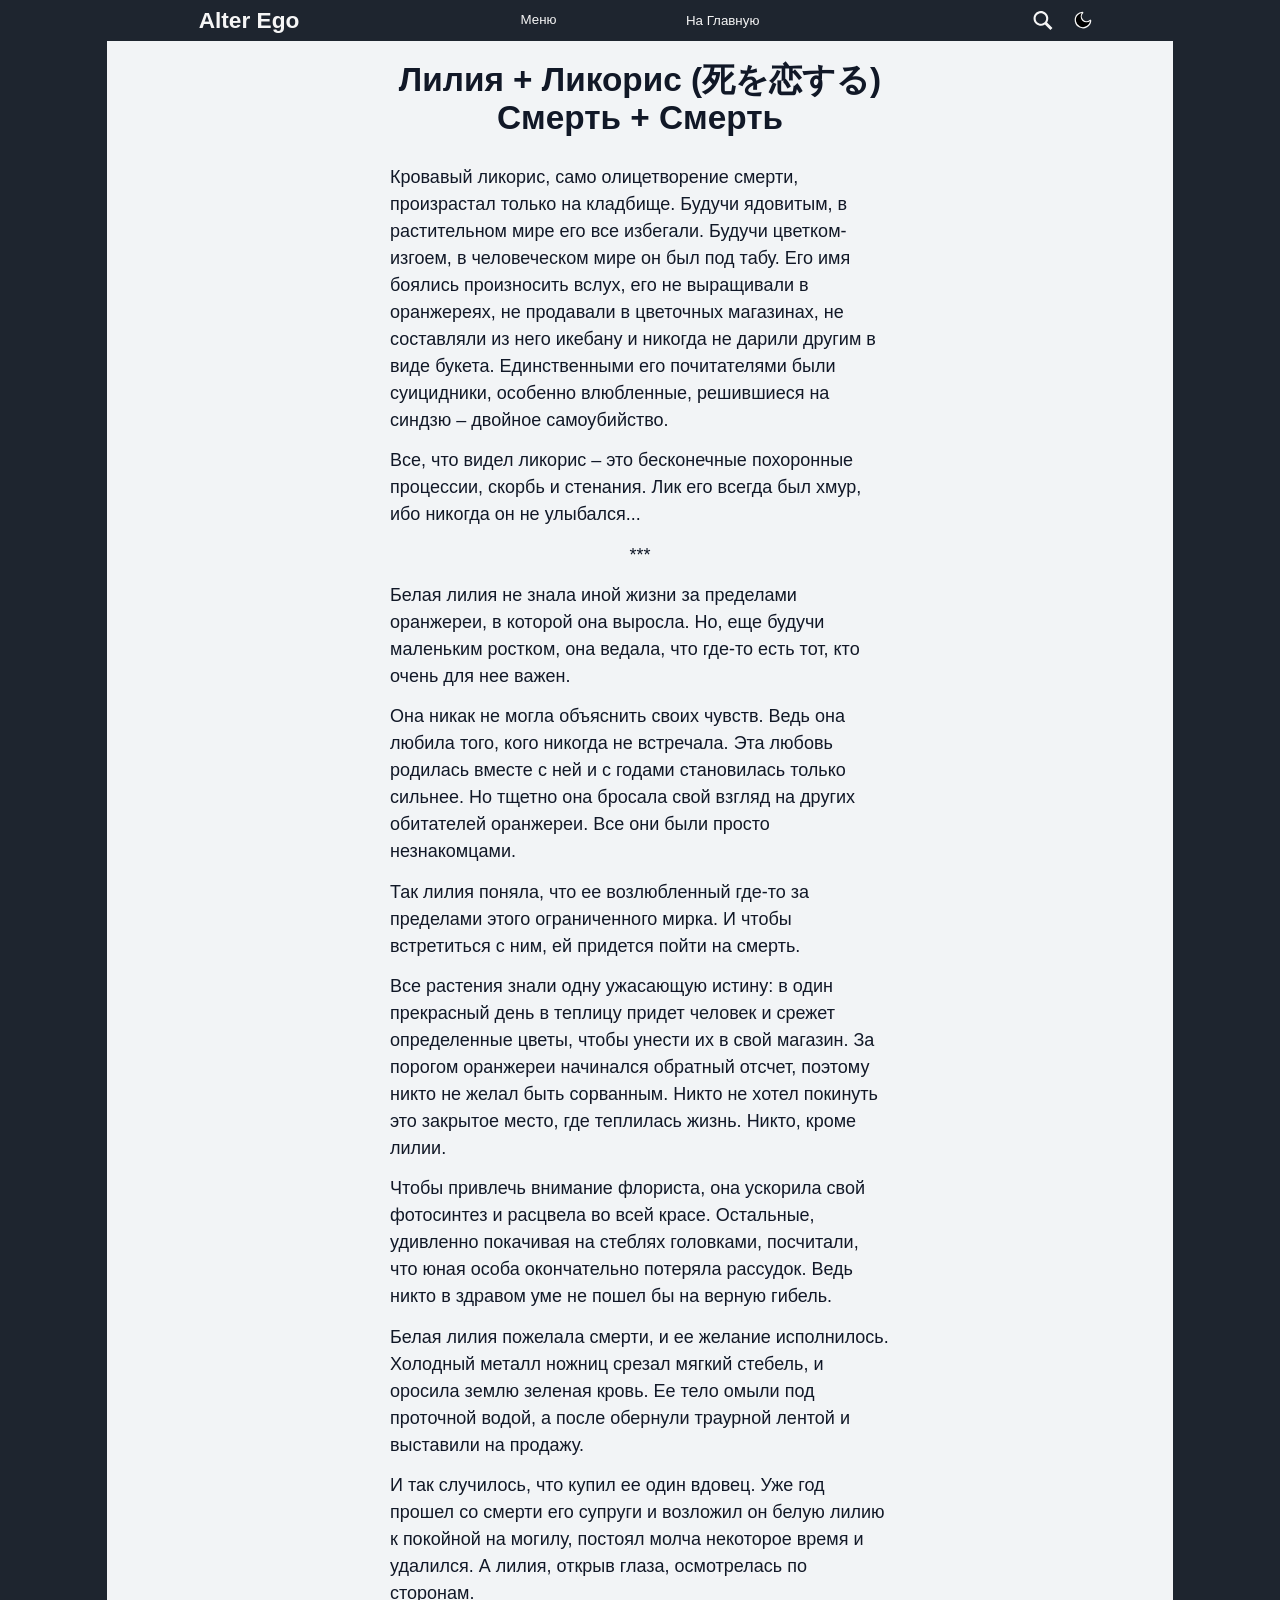
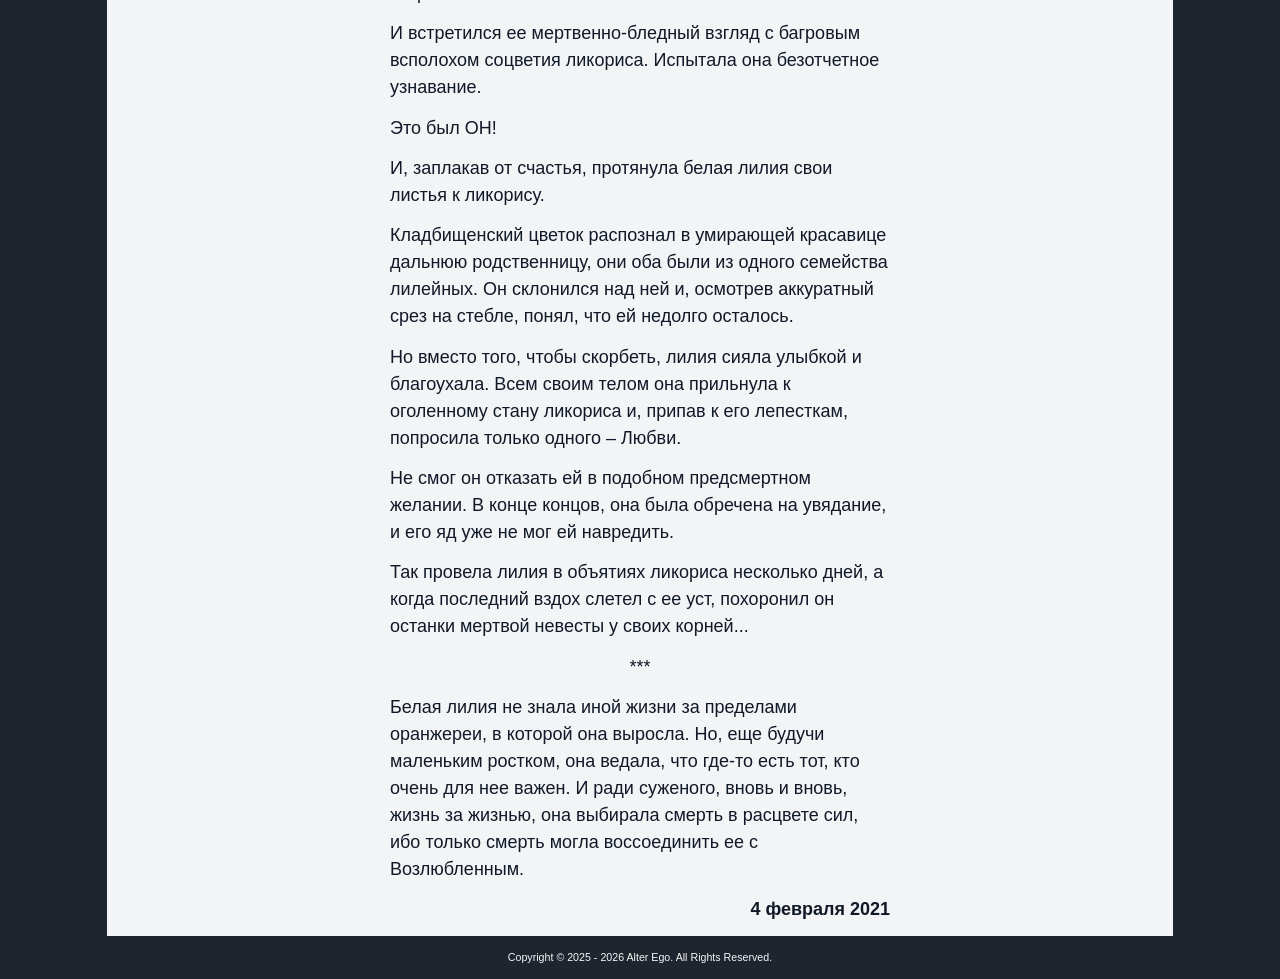
<file: lily-lycoris/index.html>
<!DOCTYPE html>
<html lang="ru">
<head>
  <meta charset="UTF-8">
  <meta http-equiv="Content-Security-Policy"
      content="
          default-src 'self';
          script-src 'self'
	  				'nonce-abc1221jhgg3'
	  				https://www.googletagmanager.com
	  				https://mc.yandex.ru
					https://yastatic.net;
          connect-src 'self'
                     https://kun.goatcounter.com/count
                     https://*.google-analytics.com
                     https://*.analytics.google.com
	  				 https://mc.yandex.ru
	  				 wss://mc.yandex.ru;
          img-src 'self' data: 
	  				 https://*.google-analytics.com 
	  				 https://*.analytics.google.com 
	  				 https://mc.yandex.ru;
          style-src 'self' 'unsafe-inline';
	  	  font-src 'self';
          frame-src https://mc.yandex.ru
                    https://mc.yandex.md
                    https://mc.yandex.by
                    https://mc.yandex.kz
                    https://mc.yandex.ua;
      ">
  <meta name="viewport" content="width=device-width, initial-scale=1.0">
  <meta name="description" content="Кровавый ликорис, само олицетворение смерти, произрастал только на кладбище">
  <meta name="keywords" content="Alter Ego, проза, Лилия и Ликорис">    
  <!-- (Open Graph, фавиконки, preload, manifest) -->
  <!-- Open Graph (для соцсетей) -->
<meta name="author" content="Alter Ego">
<meta property="og:title" content="Alter Ego — Лилия и Ликорис">
<meta property="og:description" content="Кровавый ликорис, само олицетворение смерти, произрастал только на кладбище">
<meta property="og:image" content="https://kunio13.github.io/alter-ego/img/favicon/favicon-96x96.png">
<meta property="og:image:alt" content="Alter Ego — сайт прозы">
<meta property="og:image:width" content="96">
<meta property="og:image:height" content="96">
<meta property="og:url" content="https://kunio13.github.io/alter-ego/lily-lycoris">
<meta property="og:type" content="website">
<meta property="og:site_name" content="Alter Ego">
  <link rel="icon" type="image/webp" href="../img/favicon/favicon.webp" sizes="180x180" />
<link rel="icon" type="image/png" href="../img/favicon/favicon-96x96.png" sizes="96x96" />
<link rel="icon" type="image/png" href="../img/favicon/favicon-32x32.png" sizes="32x32" />
<link rel="icon" type="image/png" href="../img/favicon/favicon-16x16.png" sizes="16x16" />
<link rel="icon" type="image/svg+xml" href="../img/favicon/favicon.svg" />
<link rel="shortcut icon" type="image/x-icon" href="../img/favicon/favicon.ico" />
<link rel="apple-touch-icon" type="image/png" href="../img/favicon/apple-touch-icon.png" sizes="180x180" />
<!-- <link rel="manifest" href="../site.webmanifest" />	 -->

  <title>Alter Ego — Лилия и Ликорис</title>  
  	
  	
  	
  	
  	
  	
  	
  	
  
    <link rel="canonical" href="https://kunio13.github.io/alter-ego/lily-lycoris/">  
  
  		
  	
  <!-- 1. WebSite — общая информация о сайте -->
	<script type="application/ld+json" nonce="abc1221jhgg3">
		{
			"@context": "https://schema.org",
			"@type": "WebSite",
			"name": "Alter Ego",
			"url": "https://kunio13.github.io/alter-ego/",
			"publisher": {
				"@type": "Organization",
				"name": "Alter Ego",
				"logo": {
				"@type": "ImageObject",
					"contentUrl": "https://kunio13.github.io/alter-ego/img/logo/logo.jpg",
					"width": "185",
					"height": "58"
				}
			}
		}
	</script>
	<script async src="https://www.googletagmanager.com/gtag/js?id=G-J41EZ7NN1M" nonce="abc1221jhgg3"></script>
	<script nonce="abc1221jhgg3">
	  window.dataLayer = window.dataLayer || [];
		  function gtag(){dataLayer.push(arguments);}
		  gtag('js', new Date());
		  gtag('config', 'G-J41EZ7NN1M', {
		    'cookie_domain': 'none'
	  });
	</script>
	<script data-goatcounter="https://kun.goatcounter.com/count" async src="../count.js" nonce="abc1221jhgg3"></script>
	<script type="text/javascript" nonce="abc1221jhgg3">
    (function(m,e,t,r,i,k,a){
        m[i]=m[i]||function(){(m[i].a=m[i].a||[]).push(arguments)};
        m[i].l=1*new Date();
        for (var j = 0; j < document.scripts.length; j++) {if (document.scripts[j].src === r) { return; }}
        k=e.createElement(t),a=e.getElementsByTagName(t)[0],k.async=1,k.src=r,a.parentNode.insertBefore(k,a)
    })(window, document,'script','https://mc.yandex.ru/metrika/tag.js?id=109881457', 'ym');

    ym(109881457, 'init', {ssr:true, clickmap:true, referrer: document.referrer, url: location.href, accurateTrackBounce:true, trackLinks:true});
</script>
  <link rel="stylesheet" href="../css/style.css">
</head>
<body>
  <div class="page text-page">
    <header class="header" role="banner" data-header>
	<div class="wrapper header__wrapper">
		<div class="header__block flex-fl_row-fl_between">
			<div class="header__logo-block flex-fl_center">
				<a href="../" class="header__logo-link">
					<span>Alter Ego</span>						
				</a>
			</div>
			<div class="header__column-menu flex-row">
				<button type="button" class="burger-btn header__burger-btn flex-fl_center" aria-label="Открыть меню" aria-expanded="false" aria-controls="main-menu" data-element="burger-menu" tabindex="0" data-burger-btn><span></span><span>Меню</span></button>
				<div class="header__nav flex-fl_row-fl_between" id="main-menu" aria-label="Основное меню" data-burger-menu>
					<div class="header__nav-container flex">
					</div>						
				</div>									
			</div>
			<nav class="header__column-menu flex-row">
				<ul class="header__links-list flex-row-fl_center">
					<li class="header__links-item">
						<a href="../" class="header__link">На Главную</a>
					</li>		
				</ul>
			</nav>	
			<div class="header__switcher switcher flex-fl_cross-cnt">
				<button class="header__search flex-fl_center" aria-label="Открыть поиск" data-search-toggle><svg><use href="../img/sprite.svg#search2"></use></svg></button>
				<button class="header__theme flex-fl_center" aria-label="Сменить тему" data-theme-toggle><svg><use href="../img/sprite.svg#theme"></use></svg></button>
			</div>
		</div>
		<div class="search-container" data-search-container>
			<div class="search-container__wrapper flex-fl_column--fl_cross-cnt">
				<div class="search-container__block flex">
						<input type="text" placeholder="Поиск по тексту..." class="search-container__input" data-search-input>
						<button class="search-container__close" aria-label="Отменить поиск" data-search-close-btn>
							<svg>
								<use href="../img/sprite.svg#close-cross"></use>
							</svg>
						</button>
				</div>
				<div id="search-results" class="search-container__results flex-fl_column-fl_center" data-search-results>
					<ul class="search-container__results-list" data-results-list>
					</ul>			
				</div>
			</div>
		</div>
		<div class="menu-sidebar flex" data-menu-sidebar>
			<div class="menu-sidebar__wrapper flex-fl_column-fl_center">
				<div class="menu-sidebar__top flex-fl_between-fl_cross-cnt">
					<h2 class="menu-sidebar__title">Меню</h2>
					<button class="menu-sidebar__close-btn" data-close-menu>
						<svg>
							<use href="../img/sprite.svg#close-cross"></use>
						</svg>
					</button>
				</div>				
				<div class="menu-sidebar__content">
					<div class="menu-sidebar__column flex-fl_column">
						<h3 class="menu-sidebar__subtitle">Размер шрифта</h3>
						<div class="menu-sidebar__fsz-controls flex-fl_between">
							<button class="menu-sidebar__fsz-btn" data-decrease-font>
								<svg>
									<use href="../img/sprite.svg#minus"></use>
								</svg>
							</button>
							<button class="menu-sidebar__fsz-btn" data-reset-font>
								<svg>
									<use href="../img/sprite.svg#reset"></use>
								</svg>
							</button>
							<button class="menu-sidebar__fsz-btn" data-increase-font>
								<svg>
									<use href="../img/sprite.svg#plus"></use>
								</svg>
							</button>
						</div>
					</div>					
					<div class="menu-sidebar__column flex-fl_column">
						<h3 class="menu-sidebar__subtitle">Межстрочный интервал</h3>
						<input type="range" min="1.0" max="2.0" step="0.1" value="1.5" class="menu-sidebar__range" data-line-height-control>
					</div>
				</div>
			</div>			
		</div>
	</div>
</header>
    
    <main class="main-container">
      <section class="text flex-fl_column-fl_center">
	<div class="wrapper text__wrapper flex-fl_main-cnt">				
		<div class="text__block flex-fl_column-fl_cross-cnt">
			<h1 class="text__title flex-fl_column-fl_center">Лилия + Ликорис (死を恋する)<br>Смерть + Смерть</h1>
			<div class="text__content flex-fl_column" data-text-content>
				<p class="text__desc">Кровавый ликорис, само олицетворение смерти, произрастал только на кладбище. Будучи ядовитым, в растительном мире его все избегали. Будучи цветком-изгоем, в человеческом мире он был под табу. Его имя боялись произносить вслух, его не выращивали в оранжереях, не продавали в цветочных магазинах, не составляли из него икебану и никогда не дарили другим в виде букета. Единственными его почитателями были суицидники, особенно влюбленные, решившиеся на синдзю – двойное самоубийство. </p>	
				<p class="text__desc">Все, что видел ликорис – это бесконечные похоронные процессии, скорбь и стенания. Лик его всегда был хмур, ибо никогда он не улыбался...</p>
				<p class="text__divider">***</p>
				<p class="text__desc">Белая лилия не знала иной жизни за пределами оранжереи, в которой она выросла. Но, еще будучи маленьким ростком, она ведала, что где-то есть тот, кто очень для нее важен. </p>
				<p class="text__desc">Она никак не могла объяснить своих чувств. Ведь она любила того, кого никогда не встречала. Эта любовь родилась вместе с ней и с годами становилась только сильнее. Но тщетно она бросала свой взгляд на других обитателей оранжереи. Все они были просто незнакомцами. </p>
				<p class="text__desc">Так лилия поняла, что ее возлюбленный где-то за пределами этого ограниченного мирка. И чтобы встретиться с ним, ей придется пойти на смерть.</p>
				<p class="text__desc">Все растения знали одну ужасающую истину: в один прекрасный день в теплицу придет человек и срежет определенные цветы, чтобы унести их в свой магазин. За порогом оранжереи начинался обратный отсчет, поэтому никто не желал быть сорванным. Никто не хотел покинуть это закрытое место, где теплилась жизнь. Никто, кроме лилии. </p>
				<p class="text__desc">Чтобы привлечь внимание флориста, она ускорила свой фотосинтез и расцвела во всей красе. Остальные, удивленно покачивая на стеблях головками, посчитали, что юная особа окончательно потеряла рассудок. Ведь никто в здравом уме не пошел бы на верную гибель.</p>
				<p class="text__desc">Белая лилия пожелала смерти, и ее желание исполнилось. Холодный металл ножниц срезал мягкий стебель, и оросила землю зеленая кровь. Ее тело омыли под проточной водой, а после обернули траурной лентой и выставили на продажу. </p>
				<p class="text__desc">И так случилось, что купил ее один вдовец. Уже год прошел со смерти его супруги и возложил он белую лилию к покойной на могилу, постоял молча некоторое время и удалился. А лилия, открыв глаза, осмотрелась по сторонам. </p>
				<p class="text__desc">И встретился ее мертвенно-бледный взгляд с багровым всполохом соцветия ликориса. Испытала она безотчетное узнавание. </p>
				<p class="text__desc">Это был ОН! </p>
				<p class="text__desc">И, заплакав от счастья, протянула белая лилия свои листья к ликорису.</p>
				<p class="text__desc">Кладбищенский цветок распознал в умирающей красавице дальнюю родственницу, они оба были из одного семейства лилейных. Он склонился над ней и, осмотрев аккуратный срез на стебле, понял, что ей недолго осталось. </p>
				<p class="text__desc">Но вместо того, чтобы скорбеть, лилия сияла улыбкой и благоухала. Всем своим телом она прильнула к оголенному стану ликориса и, припав к его лепесткам, попросила только одного – Любви. </p>
				<p class="text__desc">Не смог он отказать ей в подобном предсмертном желании. В конце концов, она была обречена на увядание, и его яд уже не мог ей навредить. </p>
				<p class="text__desc">Так провела лилия в объятиях ликориса несколько дней, а когда последний вздох слетел с ее уст, похоронил он останки мертвой невесты у своих корней...</p>
				<p class="text__divider">***</p>
				<p class="text__desc">Белая лилия не знала иной жизни за пределами оранжереи, в которой она выросла. Но, еще будучи маленьким ростком, она ведала, что где-то есть тот, кто очень для нее важен. И ради суженого, вновь и вновь, жизнь за жизнью, она выбирала смерть в расцвете сил, ибо только смерть могла воссоединить ее с Возлюбленным.</p>
				<p class="text__date">4 февраля 2021</p>
			</div>
		</div>									
	</div>		
</section>
  
    </main>
    
    <footer class="footer">
	<div class="wrapper">
		<div class="footer__block flex-fl_center">
			<div class="footer__column flex">
				<p class="footer__copyright">Copyright &copy; 2025 - <span data-current-year>2026</span> Alter Ego. All Rights Reserved. </p>
			</div>				
		</div>
	</div>
</footer>
    <div class="button-up flex-fl_center" data-button-up>
	<span class="flex-fl_center">
		<svg><use href="../img/sprite.svg#scroll-up"></use></svg>
	</span>
</div>
  </div> 
  <script src="../js/script.js" defer nonce="abc1221jhgg3"></script>
</body>
</html>
</file>
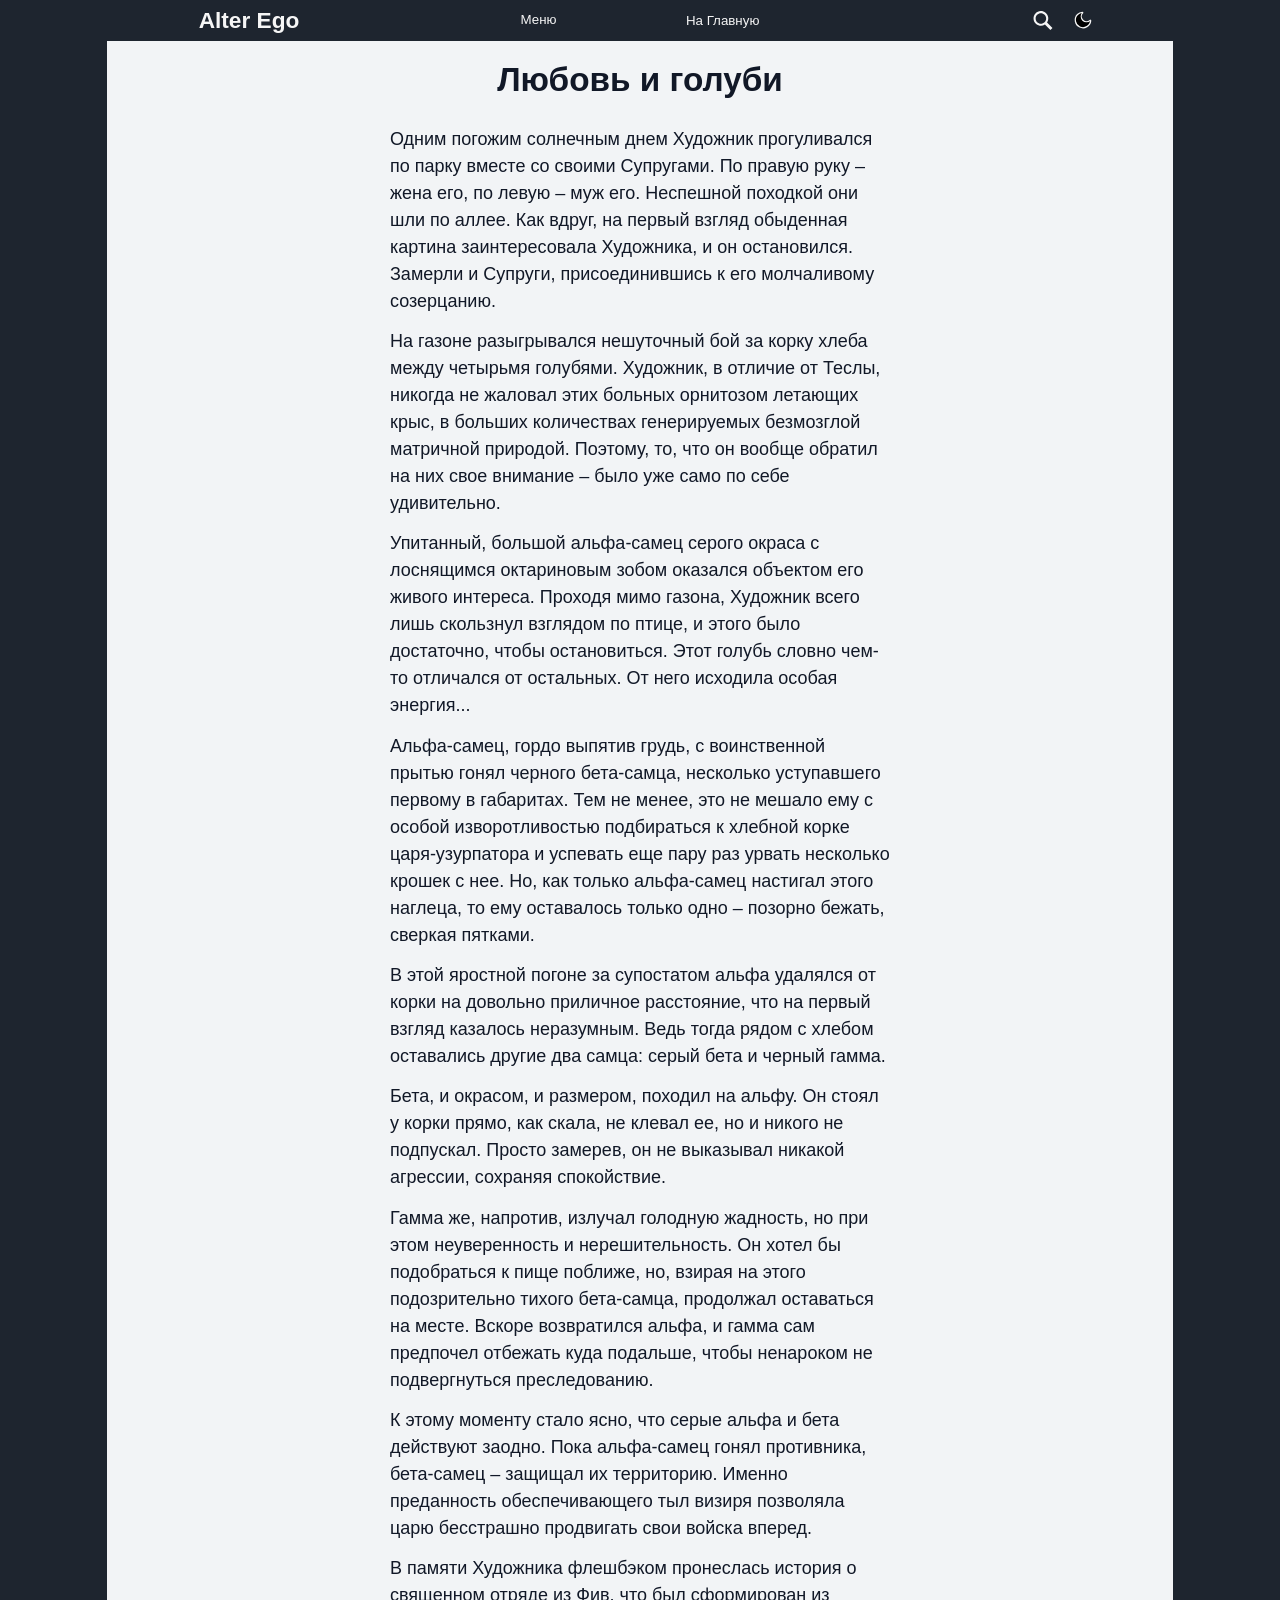
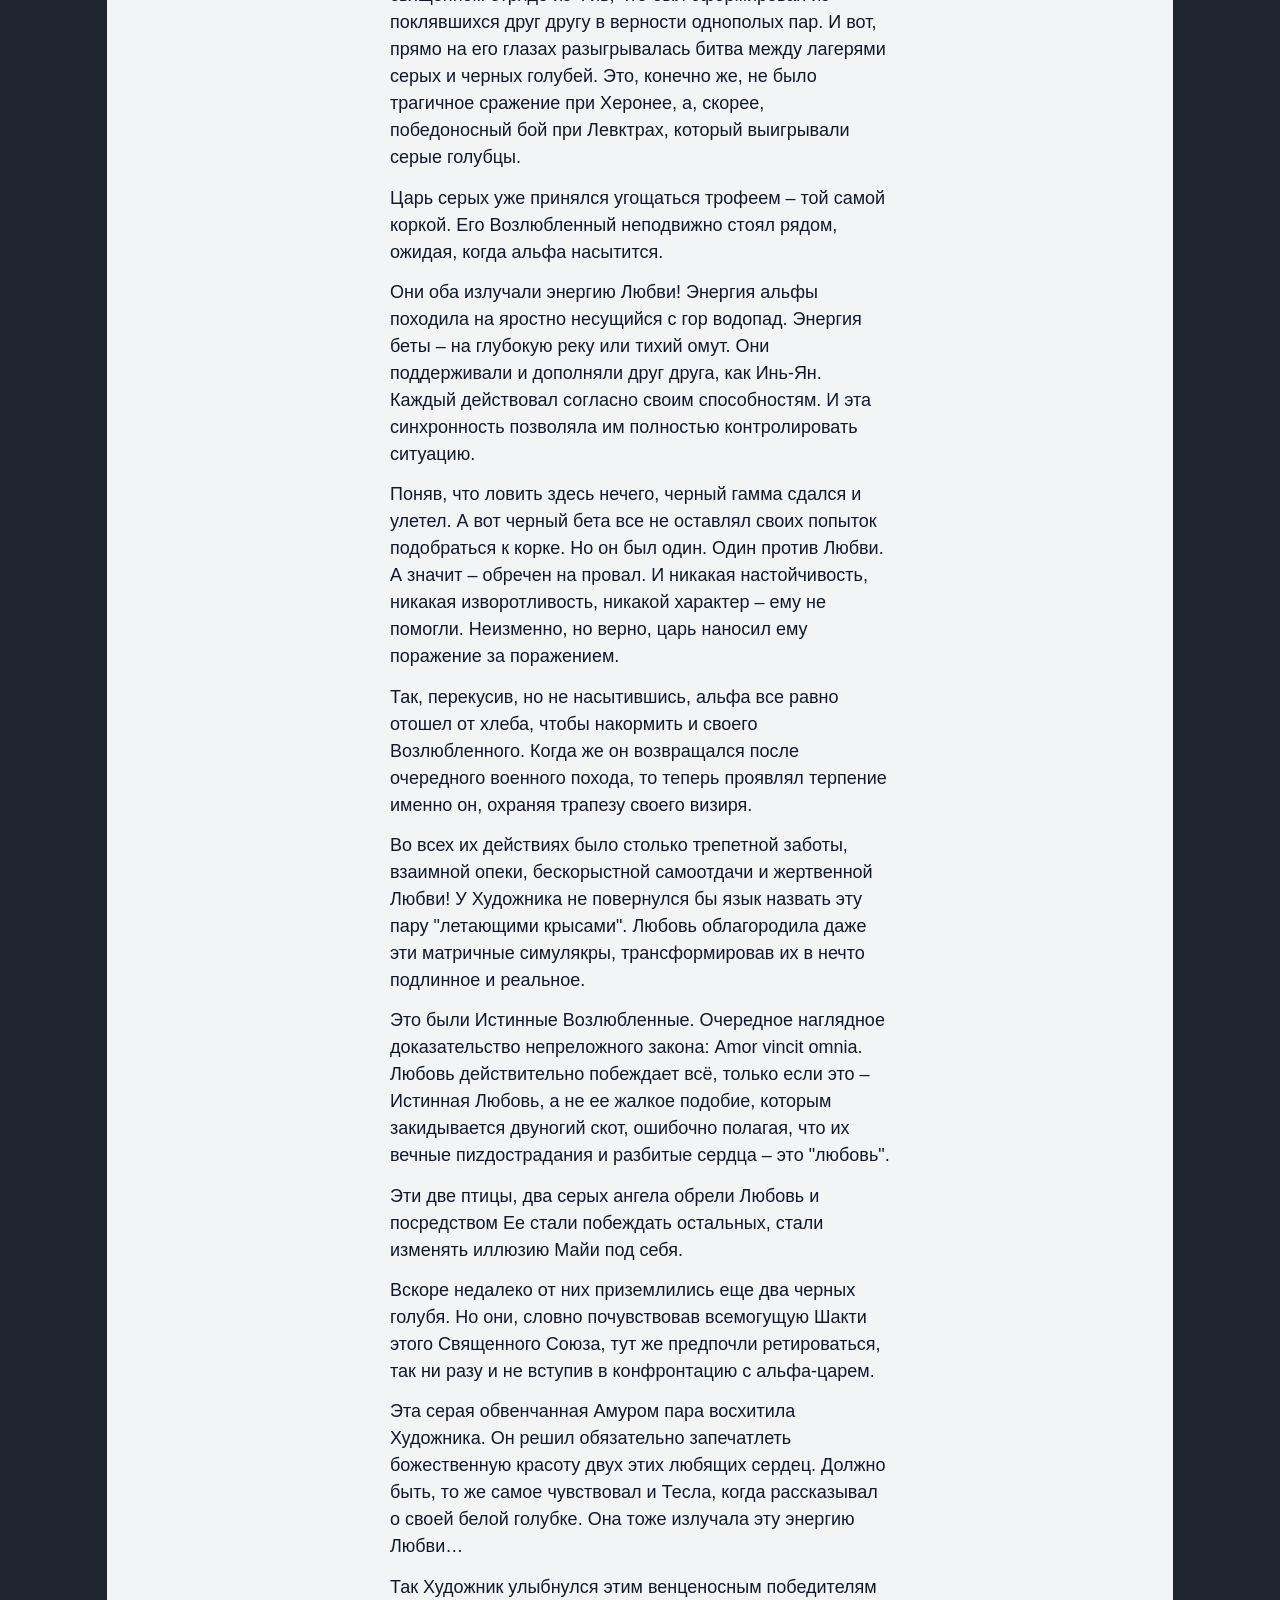
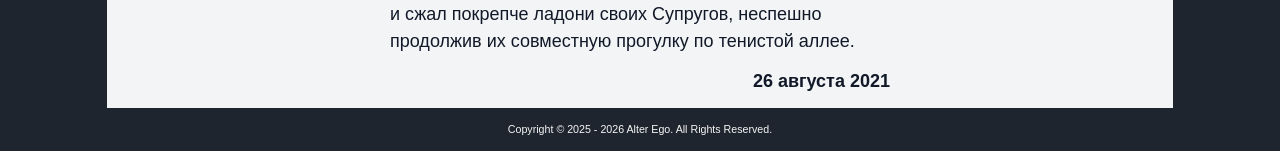
<file: love-pigeons/index.html>
<!DOCTYPE html>
<html lang="ru">
<head>
  <meta charset="UTF-8">
  <meta http-equiv="Content-Security-Policy"
      content="
          default-src 'self';
          script-src 'self'
	  				'nonce-abc1221jhgg3'
	  				https://www.googletagmanager.com
	  				https://mc.yandex.ru
					https://yastatic.net;
          connect-src 'self'
                     https://kun.goatcounter.com/count
                     https://*.google-analytics.com
                     https://*.analytics.google.com
	  				 https://mc.yandex.ru
	  				 wss://mc.yandex.ru;
          img-src 'self' data: 
	  				 https://*.google-analytics.com 
	  				 https://*.analytics.google.com 
	  				 https://mc.yandex.ru;
          style-src 'self' 'unsafe-inline';
	  	  font-src 'self';
          frame-src https://mc.yandex.ru
                    https://mc.yandex.md
                    https://mc.yandex.by
                    https://mc.yandex.kz
                    https://mc.yandex.ua;
      ">
  <meta name="viewport" content="width=device-width, initial-scale=1.0">
  <meta name="description" content="Одним погожим солнечным днем Художник прогуливался по парку вместе со своими Супругами">
  <meta name="keywords" content="Alter Ego, проза, Любовь и голуби">    
  <!-- (Open Graph, фавиконки, preload, manifest) -->
  <!-- Open Graph (для соцсетей) -->
<meta name="author" content="Alter Ego">
<meta property="og:title" content="Alter Ego — Любовь и голуби">
<meta property="og:description" content="Одним погожим солнечным днем Художник прогуливался по парку вместе со своими Супругами">
<meta property="og:image" content="https://kunio13.github.io/alter-ego/img/favicon/favicon-96x96.png">
<meta property="og:image:alt" content="Alter Ego — сайт прозы">
<meta property="og:image:width" content="96">
<meta property="og:image:height" content="96">
<meta property="og:url" content="https://kunio13.github.io/alter-ego/love-pigeons">
<meta property="og:type" content="website">
<meta property="og:site_name" content="Alter Ego">
  <link rel="icon" type="image/webp" href="../img/favicon/favicon.webp" sizes="180x180" />
<link rel="icon" type="image/png" href="../img/favicon/favicon-96x96.png" sizes="96x96" />
<link rel="icon" type="image/png" href="../img/favicon/favicon-32x32.png" sizes="32x32" />
<link rel="icon" type="image/png" href="../img/favicon/favicon-16x16.png" sizes="16x16" />
<link rel="icon" type="image/svg+xml" href="../img/favicon/favicon.svg" />
<link rel="shortcut icon" type="image/x-icon" href="../img/favicon/favicon.ico" />
<link rel="apple-touch-icon" type="image/png" href="../img/favicon/apple-touch-icon.png" sizes="180x180" />
<!-- <link rel="manifest" href="../site.webmanifest" />	 -->

  <title>Alter Ego — Любовь и голуби</title>  
  	
  	
  	
  	
  	
  	
  
    <link rel="canonical" href="https://kunio13.github.io/alter-ego/love-pigeons/">  
  	
  	
  
  		
  	
  <!-- 1. WebSite — общая информация о сайте -->
	<script type="application/ld+json" nonce="abc1221jhgg3">
		{
			"@context": "https://schema.org",
			"@type": "WebSite",
			"name": "Alter Ego",
			"url": "https://kunio13.github.io/alter-ego/",
			"publisher": {
				"@type": "Organization",
				"name": "Alter Ego",
				"logo": {
				"@type": "ImageObject",
					"contentUrl": "https://kunio13.github.io/alter-ego/img/logo/logo.jpg",
					"width": "185",
					"height": "58"
				}
			}
		}
	</script>
	<script async src="https://www.googletagmanager.com/gtag/js?id=G-J41EZ7NN1M" nonce="abc1221jhgg3"></script>
	<script nonce="abc1221jhgg3">
	  window.dataLayer = window.dataLayer || [];
		  function gtag(){dataLayer.push(arguments);}
		  gtag('js', new Date());
		  gtag('config', 'G-J41EZ7NN1M', {
		    'cookie_domain': 'none'
	  });
	</script>
	<script data-goatcounter="https://kun.goatcounter.com/count" async src="../count.js" nonce="abc1221jhgg3"></script>
	<script type="text/javascript" nonce="abc1221jhgg3">
    (function(m,e,t,r,i,k,a){
        m[i]=m[i]||function(){(m[i].a=m[i].a||[]).push(arguments)};
        m[i].l=1*new Date();
        for (var j = 0; j < document.scripts.length; j++) {if (document.scripts[j].src === r) { return; }}
        k=e.createElement(t),a=e.getElementsByTagName(t)[0],k.async=1,k.src=r,a.parentNode.insertBefore(k,a)
    })(window, document,'script','https://mc.yandex.ru/metrika/tag.js?id=109881457', 'ym');

    ym(109881457, 'init', {ssr:true, clickmap:true, referrer: document.referrer, url: location.href, accurateTrackBounce:true, trackLinks:true});
</script>
  <link rel="stylesheet" href="../css/style.css">
</head>
<body>
  <div class="page text-page">
    <header class="header" role="banner" data-header>
	<div class="wrapper header__wrapper">
		<div class="header__block flex-fl_row-fl_between">
			<div class="header__logo-block flex-fl_center">
				<a href="../" class="header__logo-link">
					<span>Alter Ego</span>						
				</a>
			</div>
			<div class="header__column-menu flex-row">
				<button type="button" class="burger-btn header__burger-btn flex-fl_center" aria-label="Открыть меню" aria-expanded="false" aria-controls="main-menu" data-element="burger-menu" tabindex="0" data-burger-btn><span></span><span>Меню</span></button>
				<div class="header__nav flex-fl_row-fl_between" id="main-menu" aria-label="Основное меню" data-burger-menu>
					<div class="header__nav-container flex">
					</div>						
				</div>									
			</div>
			<nav class="header__column-menu flex-row">
				<ul class="header__links-list flex-row-fl_center">
					<li class="header__links-item">
						<a href="../" class="header__link">На Главную</a>
					</li>		
				</ul>
			</nav>	
			<div class="header__switcher switcher flex-fl_cross-cnt">
				<button class="header__search flex-fl_center" aria-label="Открыть поиск" data-search-toggle><svg><use href="../img/sprite.svg#search2"></use></svg></button>
				<button class="header__theme flex-fl_center" aria-label="Сменить тему" data-theme-toggle><svg><use href="../img/sprite.svg#theme"></use></svg></button>
			</div>
		</div>
		<div class="search-container" data-search-container>
			<div class="search-container__wrapper flex-fl_column--fl_cross-cnt">
				<div class="search-container__block flex">
						<input type="text" placeholder="Поиск по тексту..." class="search-container__input" data-search-input>
						<button class="search-container__close" aria-label="Отменить поиск" data-search-close-btn>
							<svg>
								<use href="../img/sprite.svg#close-cross"></use>
							</svg>
						</button>
				</div>
				<div id="search-results" class="search-container__results flex-fl_column-fl_center" data-search-results>
					<ul class="search-container__results-list" data-results-list>
					</ul>			
				</div>
			</div>
		</div>
		<div class="menu-sidebar flex" data-menu-sidebar>
			<div class="menu-sidebar__wrapper flex-fl_column-fl_center">
				<div class="menu-sidebar__top flex-fl_between-fl_cross-cnt">
					<h2 class="menu-sidebar__title">Меню</h2>
					<button class="menu-sidebar__close-btn" data-close-menu>
						<svg>
							<use href="../img/sprite.svg#close-cross"></use>
						</svg>
					</button>
				</div>				
				<div class="menu-sidebar__content">
					<div class="menu-sidebar__column flex-fl_column">
						<h3 class="menu-sidebar__subtitle">Размер шрифта</h3>
						<div class="menu-sidebar__fsz-controls flex-fl_between">
							<button class="menu-sidebar__fsz-btn" data-decrease-font>
								<svg>
									<use href="../img/sprite.svg#minus"></use>
								</svg>
							</button>
							<button class="menu-sidebar__fsz-btn" data-reset-font>
								<svg>
									<use href="../img/sprite.svg#reset"></use>
								</svg>
							</button>
							<button class="menu-sidebar__fsz-btn" data-increase-font>
								<svg>
									<use href="../img/sprite.svg#plus"></use>
								</svg>
							</button>
						</div>
					</div>					
					<div class="menu-sidebar__column flex-fl_column">
						<h3 class="menu-sidebar__subtitle">Межстрочный интервал</h3>
						<input type="range" min="1.0" max="2.0" step="0.1" value="1.5" class="menu-sidebar__range" data-line-height-control>
					</div>
				</div>
			</div>			
		</div>
	</div>
</header>
    
    <main class="main-container">
      <section class="text flex-fl_column-fl_center">
	<div class="wrapper text__wrapper flex-fl_main-cnt">				
		<div class="text__block flex-fl_column-fl_cross-cnt">
			<h1 class="text__title flex-fl_column-fl_center">Любовь и голуби</h1>
			<div class="text__content flex-fl_column" data-text-content>
				<p class="text__desc">Одним погожим солнечным днем Художник прогуливался по парку вместе со своими Супругами. По правую руку – жена его, по левую – муж его. Неспешной походкой они шли по аллее. Как вдруг, на первый взгляд обыденная картина заинтересовала Художника, и он остановился. Замерли и Супруги, присоединившись к его молчаливому созерцанию.</p>	
				<p class="text__desc">На газоне разыгрывался нешуточный бой за корку хлеба между четырьмя голубями. Художник, в отличие от Теслы, никогда не жаловал этих больных орнитозом летающих крыс, в больших количествах генерируемых безмозглой матричной природой. Поэтому, то, что он вообще обратил на них свое внимание – было уже само по себе удивительно. </p>
				<p class="text__desc">Упитанный, большой альфа-самец серого окраса с лоснящимся октариновым зобом оказался объектом его живого интереса. Проходя мимо газона, Художник всего лишь скользнул взглядом по птице, и этого было достаточно, чтобы остановиться. Этот голубь словно чем-то отличался от остальных. От него исходила особая энергия...</p>
				<p class="text__desc">Альфа-самец, гордо выпятив грудь, с воинственной прытью гонял черного бета-самца, несколько уступавшего первому в габаритах. Тем не менее, это не мешало ему с особой изворотливостью подбираться к хлебной корке царя-узурпатора и успевать еще пару раз урвать несколько крошек с нее. Но, как только альфа-самец настигал этого наглеца, то ему оставалось только одно – позорно бежать, сверкая пятками. </p>
				<p class="text__desc">В этой яростной погоне за супостатом альфа удалялся от корки на довольно приличное расстояние, что на первый взгляд казалось неразумным. Ведь тогда рядом с хлебом оставались другие два самца: серый бета и черный гамма. </p>
				<p class="text__desc">Бета, и окрасом, и размером, походил на альфу. Он стоял у корки прямо, как скала, не клевал ее, но и никого не подпускал. Просто замерев, он не выказывал никакой агрессии, сохраняя спокойствие. </p>
				<p class="text__desc">Гамма же, напротив, излучал голодную жадность, но при этом неуверенность и нерешительность. Он хотел бы подобраться к пище поближе, но, взирая на этого подозрительно тихого бета-самца, продолжал оставаться на месте. Вскоре возвратился альфа, и гамма сам предпочел отбежать куда подальше, чтобы ненароком не подвергнуться преследованию. </p>
				<p class="text__desc">К этому моменту стало ясно, что серые альфа и бета действуют заодно. Пока альфа-самец гонял противника, бета-самец – защищал их территорию. Именно преданность обеспечивающего тыл визиря позволяла царю бесстрашно продвигать свои войска вперед. </p>
				<p class="text__desc">В памяти Художника флешбэком пронеслась история о священном отряде из Фив, что был сформирован из поклявшихся друг другу в верности однополых пар. И вот, прямо на его глазах разыгрывалась битва между лагерями серых и черных голубей. Это, конечно же, не было трагичное сражение при Херонее, а, скорее, победоносный бой при Левктрах, который выигрывали серые голубцы. </p>
				<p class="text__desc">Царь серых уже принялся угощаться трофеем – той самой коркой. Его Возлюбленный неподвижно стоял рядом, ожидая, когда альфа насытится. </p>
				<p class="text__desc">Они оба излучали энергию Любви! Энергия альфы походила на яростно несущийся с гор водопад. Энергия беты – на глубокую реку или тихий омут. Они поддерживали и дополняли друг друга, как Инь-Ян. Каждый действовал согласно своим способностям. И эта синхронность позволяла им полностью контролировать ситуацию.</p>
				<p class="text__desc">Поняв, что ловить здесь нечего, черный гамма сдался и улетел. А вот черный бета все не оставлял своих попыток подобраться к корке. Но он был один. Один против Любви. А значит – обречен на провал. И никакая настойчивость, никакая изворотливость, никакой характер – ему не помогли. Неизменно, но верно, царь наносил ему поражение за поражением. </p>
				<p class="text__desc">Так, перекусив, но не насытившись, альфа все равно отошел от хлеба, чтобы накормить и своего Возлюбленного. Когда же он возвращался после очередного военного похода, то теперь проявлял терпение именно он, охраняя трапезу своего визиря. </p>
				<p class="text__desc">Во всех их действиях было столько трепетной заботы, взаимной опеки, бескорыстной самоотдачи и жертвенной Любви! У Художника не повернулся бы язык назвать эту пару "летающими крысами". Любовь облагородила даже эти матричные симулякры, трансформировав их в нечто подлинное и реальное. </p>
				<p class="text__desc">Это были Истинные Возлюбленные. Очередное наглядное доказательство непреложного закона: Amor vincit omnia. Любовь действительно побеждает всё, только если это – Истинная Любовь, а не ее жалкое подобие, которым закидывается двуногий скот, ошибочно полагая, что их вечные пиzдострадания и разбитые сердца – это "любовь". </p>
				<p class="text__desc">Эти две птицы, два серых ангела обрели Любовь и посредством Ее стали побеждать остальных, стали изменять иллюзию Майи под себя. </p>
				<p class="text__desc">Вскоре недалеко от них приземлились еще два черных голубя. Но они, словно почувствовав всемогущую Шакти этого Священного Союза, тут же предпочли ретироваться, так ни разу и не вступив в конфронтацию с альфа-царем.</p>
				<p class="text__desc">Эта серая обвенчанная Амуром пара восхитила Художника. Он решил обязательно запечатлеть божественную красоту двух этих любящих сердец. Должно быть, то же самое чувствовал и Тесла, когда рассказывал о своей белой голубке. Она тоже излучала эту энергию Любви…</p>
				<p class="text__desc">Так Художник улыбнулся этим венценосным победителям и сжал покрепче ладони своих Супругов, неспешно продолжив их совместную прогулку по тенистой аллее.</p>		
				<p class="text__date">26 августа 2021</p>
			</div>
		</div>									
	</div>		
</section>
  
    </main>
    
    <footer class="footer">
	<div class="wrapper">
		<div class="footer__block flex-fl_center">
			<div class="footer__column flex">
				<p class="footer__copyright">Copyright &copy; 2025 - <span data-current-year>2026</span> Alter Ego. All Rights Reserved. </p>
			</div>				
		</div>
	</div>
</footer>
    <div class="button-up flex-fl_center" data-button-up>
	<span class="flex-fl_center">
		<svg><use href="../img/sprite.svg#scroll-up"></use></svg>
	</span>
</div>
  </div> 
  <script src="../js/script.js" defer nonce="abc1221jhgg3"></script>
</body>
</html>
</file>
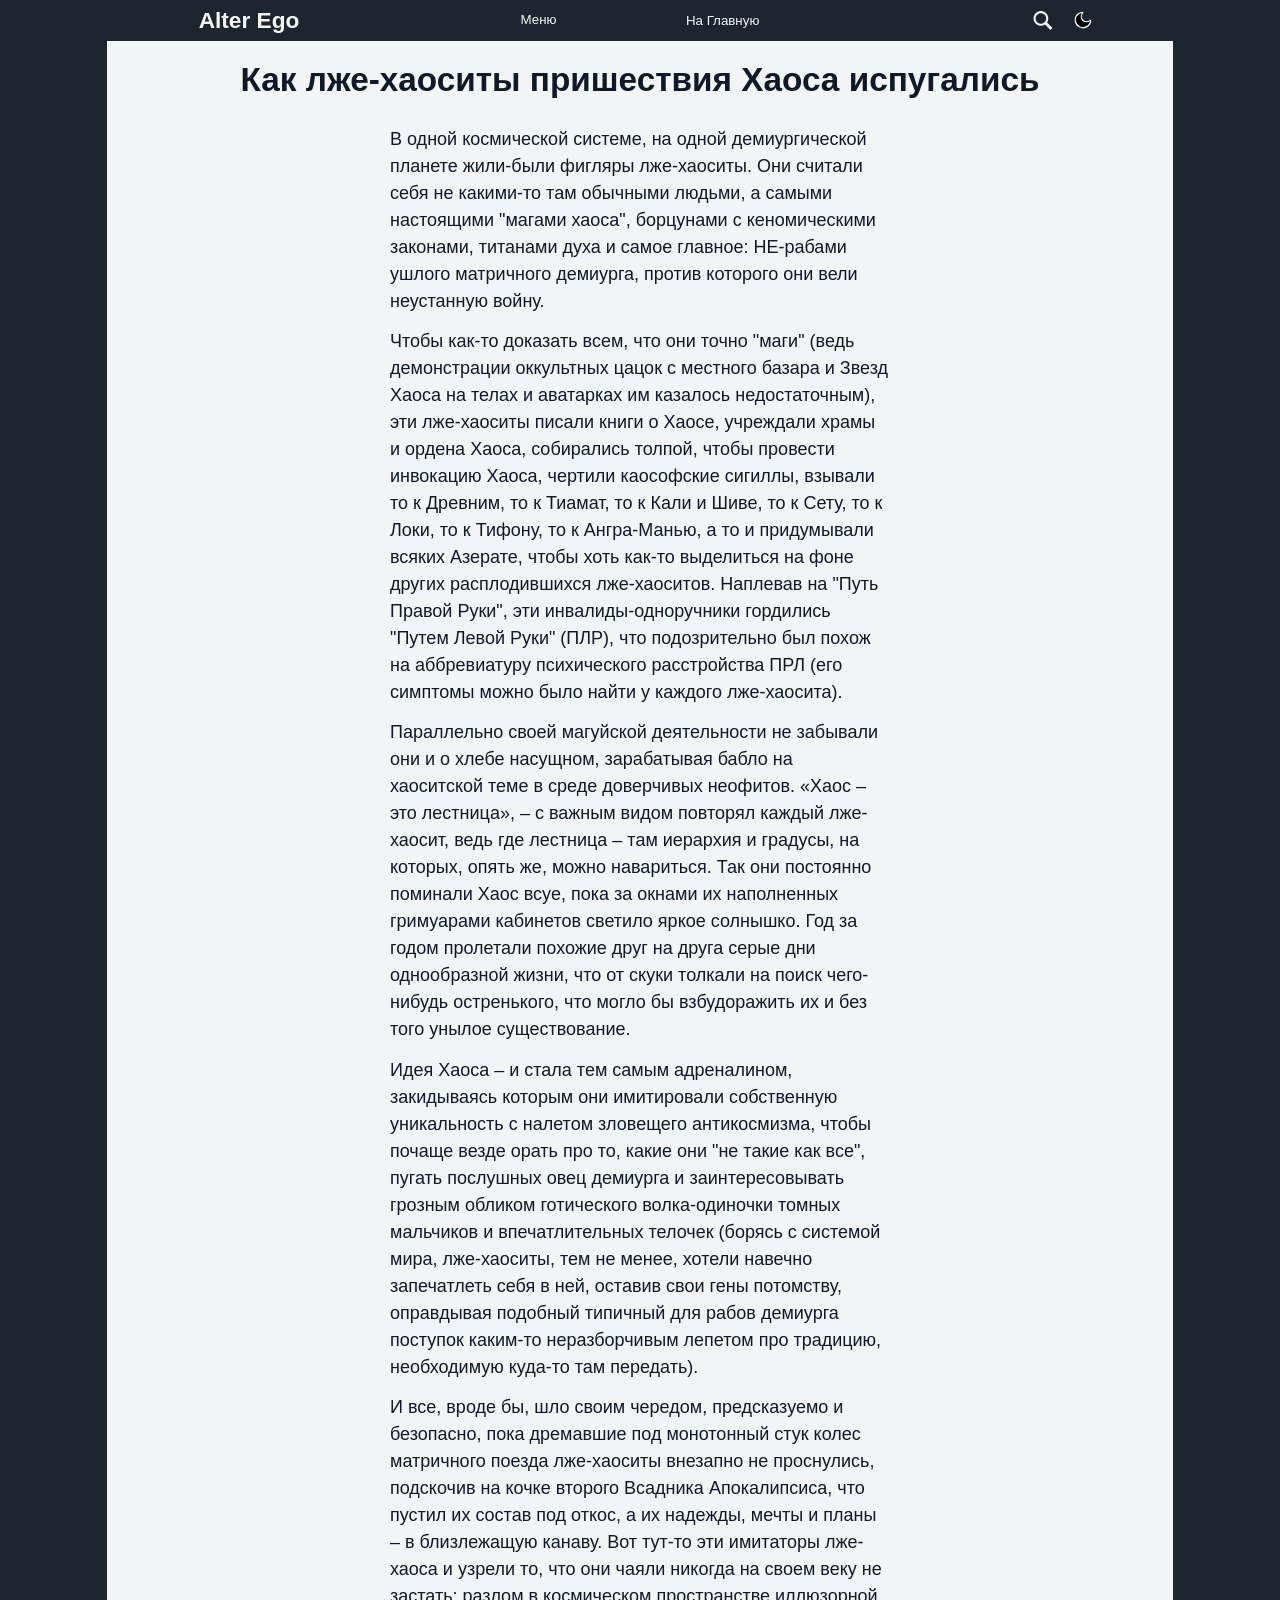
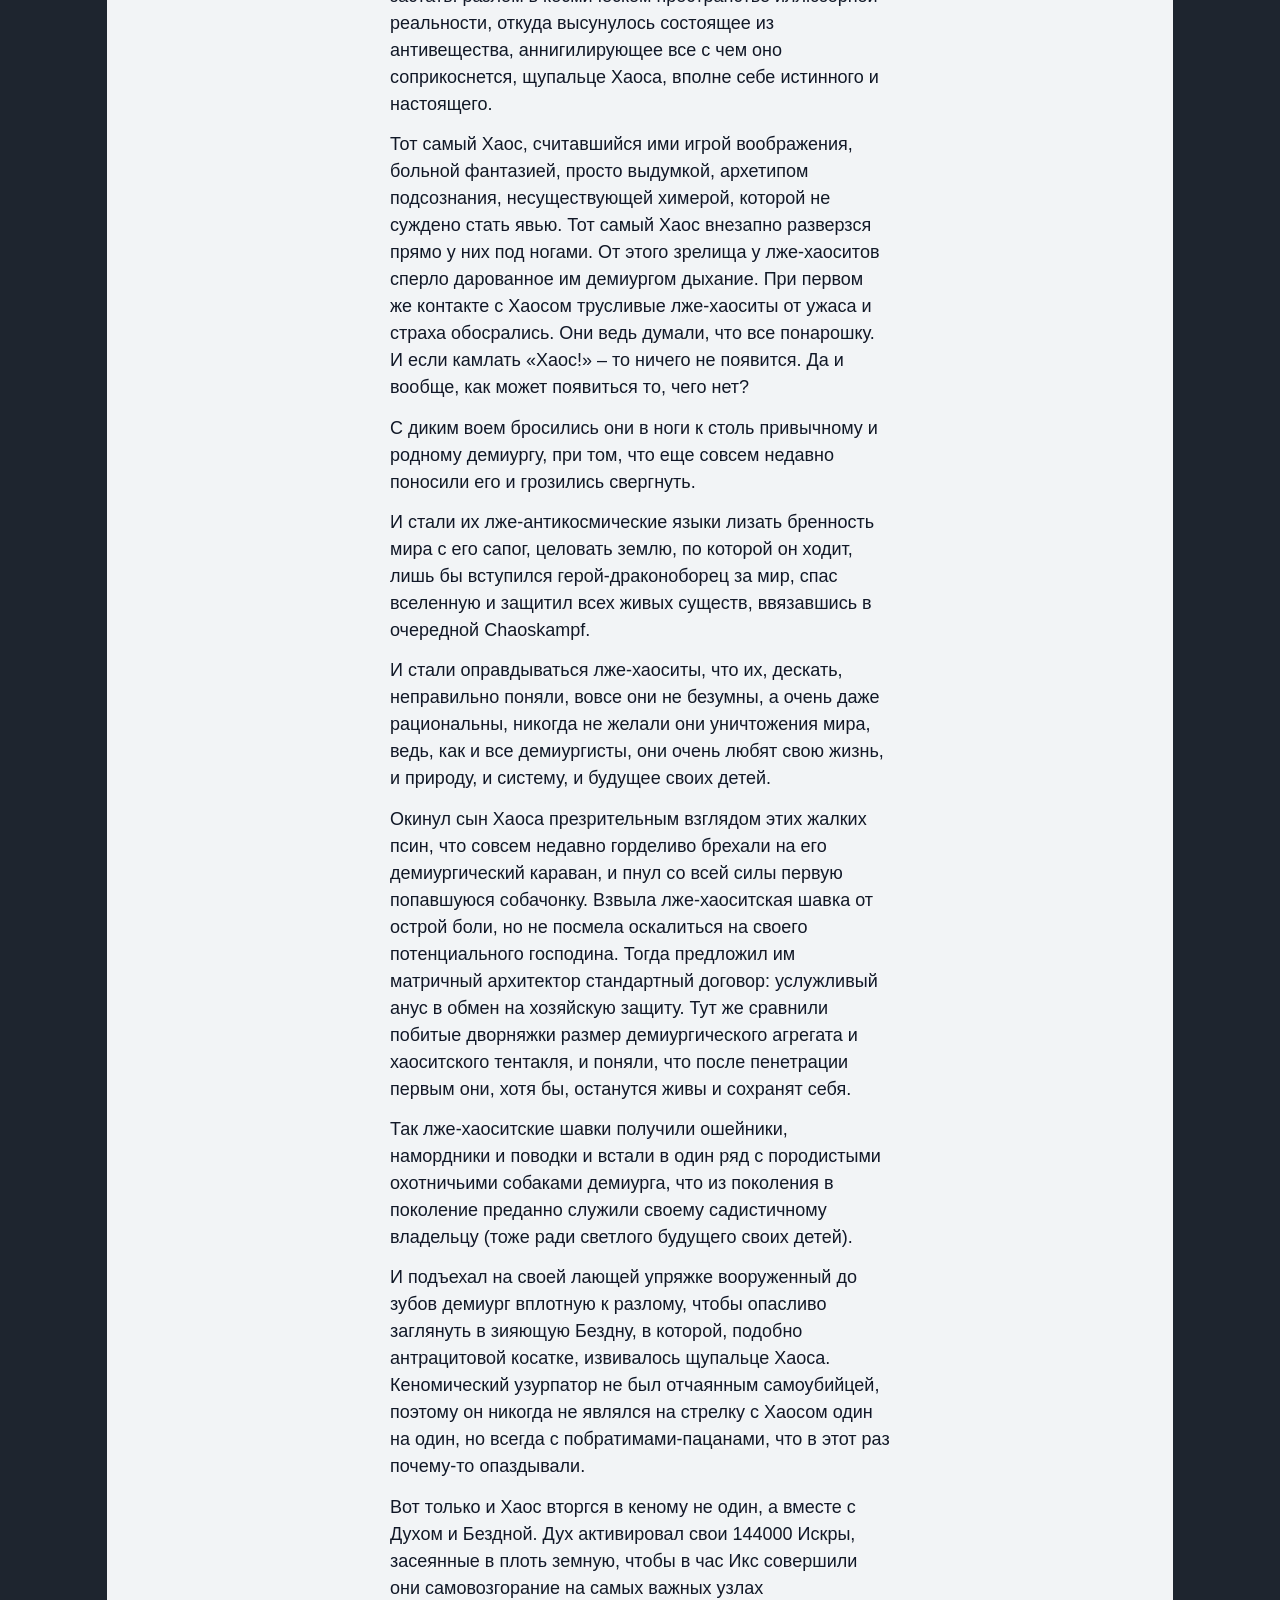
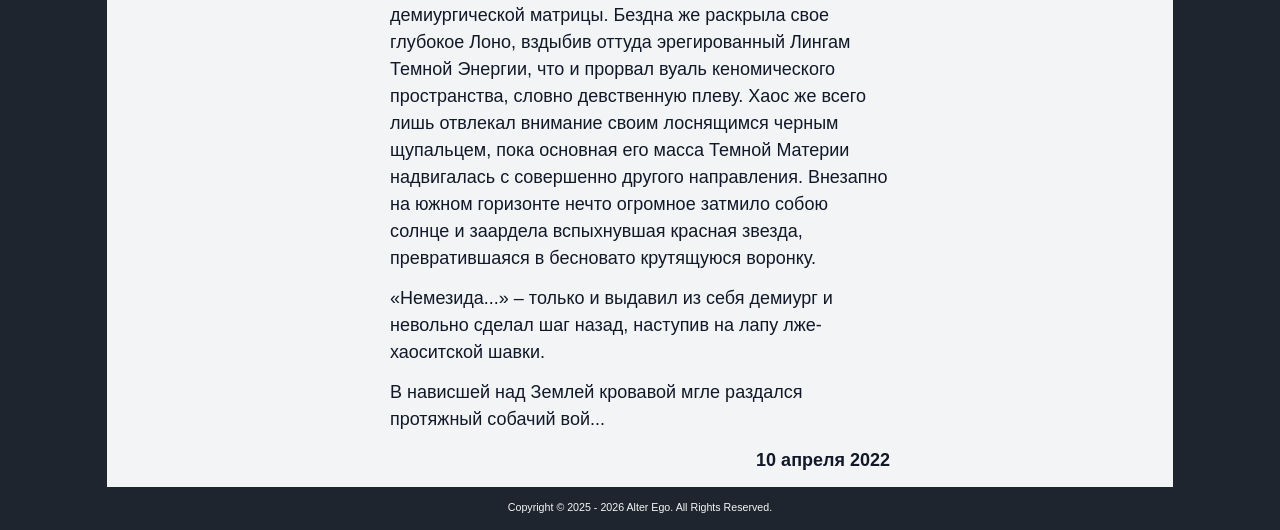
<file: pseudo-chaosites/index.html>
<!DOCTYPE html>
<html lang="ru">
<head>
  <meta charset="UTF-8">
  <meta http-equiv="Content-Security-Policy"
      content="
          default-src 'self';
          script-src 'self'
	  				'nonce-abc1221jhgg3'
	  				https://www.googletagmanager.com
	  				https://mc.yandex.ru
					https://yastatic.net;
          connect-src 'self'
                     https://kun.goatcounter.com/count
                     https://*.google-analytics.com
                     https://*.analytics.google.com
	  				 https://mc.yandex.ru
	  				 wss://mc.yandex.ru;
          img-src 'self' data: 
	  				 https://*.google-analytics.com 
	  				 https://*.analytics.google.com 
	  				 https://mc.yandex.ru;
          style-src 'self' 'unsafe-inline';
	  	  font-src 'self';
          frame-src https://mc.yandex.ru
                    https://mc.yandex.md
                    https://mc.yandex.by
                    https://mc.yandex.kz
                    https://mc.yandex.ua;
      ">
  <meta name="viewport" content="width=device-width, initial-scale=1.0">
  <meta name="description" content="В одной космической системе, на одной демиургической планете жили-были фигляры лже-хаоситы.">
  <meta name="keywords" content="Alter Ego, проза, Хаос">    
  <!-- (Open Graph, фавиконки, preload, manifest) -->
  <!-- Open Graph (для соцсетей) -->
<meta name="author" content="Alter Ego">
<meta property="og:title" content="Alter Ego — Как лже-хаоситы пришествия Хаоса испугались">
<meta property="og:description" content="В одной космической системе, на одной демиургической планете жили-были фигляры лже-хаоситы.">
<meta property="og:image" content="https://kunio13.github.io/alter-ego/img/favicon/favicon-96x96.png">
<meta property="og:image:alt" content="Alter Ego — сайт прозы">
<meta property="og:image:width" content="96">
<meta property="og:image:height" content="96">
<meta property="og:url" content="https://kunio13.github.io/alter-ego/pseudo-chaosites">
<meta property="og:type" content="website">
<meta property="og:site_name" content="Alter Ego">
  <link rel="icon" type="image/webp" href="../img/favicon/favicon.webp" sizes="180x180" />
<link rel="icon" type="image/png" href="../img/favicon/favicon-96x96.png" sizes="96x96" />
<link rel="icon" type="image/png" href="../img/favicon/favicon-32x32.png" sizes="32x32" />
<link rel="icon" type="image/png" href="../img/favicon/favicon-16x16.png" sizes="16x16" />
<link rel="icon" type="image/svg+xml" href="../img/favicon/favicon.svg" />
<link rel="shortcut icon" type="image/x-icon" href="../img/favicon/favicon.ico" />
<link rel="apple-touch-icon" type="image/png" href="../img/favicon/apple-touch-icon.png" sizes="180x180" />
<!-- <link rel="manifest" href="../site.webmanifest" />	 -->

  <title>Alter Ego — Как лже-хаоситы пришествия Хаоса испугались</title>  
  	
  	
  	
  	
  
    <link rel="canonical" href="https://kunio13.github.io/alter-ego/pseudo-chaosites/">  
  	
  	
  	
  	
  
  		
  	
  <!-- 1. WebSite — общая информация о сайте -->
	<script type="application/ld+json" nonce="abc1221jhgg3">
		{
			"@context": "https://schema.org",
			"@type": "WebSite",
			"name": "Alter Ego",
			"url": "https://kunio13.github.io/alter-ego/",
			"publisher": {
				"@type": "Organization",
				"name": "Alter Ego",
				"logo": {
				"@type": "ImageObject",
					"contentUrl": "https://kunio13.github.io/alter-ego/img/logo/logo.jpg",
					"width": "185",
					"height": "58"
				}
			}
		}
	</script>
	<script async src="https://www.googletagmanager.com/gtag/js?id=G-J41EZ7NN1M" nonce="abc1221jhgg3"></script>
	<script nonce="abc1221jhgg3">
	  window.dataLayer = window.dataLayer || [];
		  function gtag(){dataLayer.push(arguments);}
		  gtag('js', new Date());
		  gtag('config', 'G-J41EZ7NN1M', {
		    'cookie_domain': 'none'
	  });
	</script>
	<script data-goatcounter="https://kun.goatcounter.com/count" async src="../count.js" nonce="abc1221jhgg3"></script>
	<script type="text/javascript" nonce="abc1221jhgg3">
    (function(m,e,t,r,i,k,a){
        m[i]=m[i]||function(){(m[i].a=m[i].a||[]).push(arguments)};
        m[i].l=1*new Date();
        for (var j = 0; j < document.scripts.length; j++) {if (document.scripts[j].src === r) { return; }}
        k=e.createElement(t),a=e.getElementsByTagName(t)[0],k.async=1,k.src=r,a.parentNode.insertBefore(k,a)
    })(window, document,'script','https://mc.yandex.ru/metrika/tag.js?id=109881457', 'ym');

    ym(109881457, 'init', {ssr:true, clickmap:true, referrer: document.referrer, url: location.href, accurateTrackBounce:true, trackLinks:true});
</script>
  <link rel="stylesheet" href="../css/style.css">
</head>
<body>
  <div class="page text-page">
    <header class="header" role="banner" data-header>
	<div class="wrapper header__wrapper">
		<div class="header__block flex-fl_row-fl_between">
			<div class="header__logo-block flex-fl_center">
				<a href="../" class="header__logo-link">
					<span>Alter Ego</span>						
				</a>
			</div>
			<div class="header__column-menu flex-row">
				<button type="button" class="burger-btn header__burger-btn flex-fl_center" aria-label="Открыть меню" aria-expanded="false" aria-controls="main-menu" data-element="burger-menu" tabindex="0" data-burger-btn><span></span><span>Меню</span></button>
				<div class="header__nav flex-fl_row-fl_between" id="main-menu" aria-label="Основное меню" data-burger-menu>
					<div class="header__nav-container flex">
					</div>						
				</div>									
			</div>
			<nav class="header__column-menu flex-row">
				<ul class="header__links-list flex-row-fl_center">
					<li class="header__links-item">
						<a href="../" class="header__link">На Главную</a>
					</li>		
				</ul>
			</nav>	
			<div class="header__switcher switcher flex-fl_cross-cnt">
				<button class="header__search flex-fl_center" aria-label="Открыть поиск" data-search-toggle><svg><use href="../img/sprite.svg#search2"></use></svg></button>
				<button class="header__theme flex-fl_center" aria-label="Сменить тему" data-theme-toggle><svg><use href="../img/sprite.svg#theme"></use></svg></button>
			</div>
		</div>
		<div class="search-container" data-search-container>
			<div class="search-container__wrapper flex-fl_column--fl_cross-cnt">
				<div class="search-container__block flex">
						<input type="text" placeholder="Поиск по тексту..." class="search-container__input" data-search-input>
						<button class="search-container__close" aria-label="Отменить поиск" data-search-close-btn>
							<svg>
								<use href="../img/sprite.svg#close-cross"></use>
							</svg>
						</button>
				</div>
				<div id="search-results" class="search-container__results flex-fl_column-fl_center" data-search-results>
					<ul class="search-container__results-list" data-results-list>
					</ul>			
				</div>
			</div>
		</div>
		<div class="menu-sidebar flex" data-menu-sidebar>
			<div class="menu-sidebar__wrapper flex-fl_column-fl_center">
				<div class="menu-sidebar__top flex-fl_between-fl_cross-cnt">
					<h2 class="menu-sidebar__title">Меню</h2>
					<button class="menu-sidebar__close-btn" data-close-menu>
						<svg>
							<use href="../img/sprite.svg#close-cross"></use>
						</svg>
					</button>
				</div>				
				<div class="menu-sidebar__content">
					<div class="menu-sidebar__column flex-fl_column">
						<h3 class="menu-sidebar__subtitle">Размер шрифта</h3>
						<div class="menu-sidebar__fsz-controls flex-fl_between">
							<button class="menu-sidebar__fsz-btn" data-decrease-font>
								<svg>
									<use href="../img/sprite.svg#minus"></use>
								</svg>
							</button>
							<button class="menu-sidebar__fsz-btn" data-reset-font>
								<svg>
									<use href="../img/sprite.svg#reset"></use>
								</svg>
							</button>
							<button class="menu-sidebar__fsz-btn" data-increase-font>
								<svg>
									<use href="../img/sprite.svg#plus"></use>
								</svg>
							</button>
						</div>
					</div>					
					<div class="menu-sidebar__column flex-fl_column">
						<h3 class="menu-sidebar__subtitle">Межстрочный интервал</h3>
						<input type="range" min="1.0" max="2.0" step="0.1" value="1.5" class="menu-sidebar__range" data-line-height-control>
					</div>
				</div>
			</div>			
		</div>
	</div>
</header>
    
    <main class="main-container">
      <section class="text flex-fl_column-fl_center">
	<div class="wrapper text__wrapper flex-fl_main-cnt">				
		<div class="text__block flex-fl_column-fl_cross-cnt">
			<h1 class="text__title flex-fl_column-fl_center">Как лже-хаоситы пришествия Хаоса испугались</h1>
			<div class="text__content flex-fl_column" data-text-content>
				<p class="text__desc">В одной космической системе, на одной демиургической планете жили-были фигляры лже-хаоситы. Они считали себя не какими-то там обычными людьми, а самыми настоящими "магами хаоса", борцунами с кеномическими законами, титанами духа и самое главное: НЕ-рабами ушлого матричного демиурга, против которого они вели неустанную войну. </p>
				<p class="text__desc">Чтобы как-то доказать всем, что они точно "маги" (ведь демонстрации оккультных цацок с местного базара и Звезд Хаоса на телах и аватарках им казалось недостаточным), эти лже-хаоситы писали книги о Хаосе, учреждали храмы и ордена Хаоса, собирались толпой, чтобы провести инвокацию Хаоса, чертили каософские сигиллы, взывали то к Древним, то к Тиамат, то к Кали и Шиве, то к Сету, то к Локи, то к Тифону, то к Ангра-Манью, а то и придумывали всяких Азерате, чтобы хоть как-то выделиться на фоне других расплодившихся лже-хаоситов. Наплевав на "Путь Правой Руки", эти инвалиды-одноручники гордились "Путем Левой Руки" (ПЛР), что подозрительно был похож на аббревиатуру психического расстройства ПРЛ (его симптомы можно было найти у каждого лже-хаосита). </p>
				<p class="text__desc">Параллельно своей магуйской деятельности не забывали они и о хлебе насущном, зарабатывая бабло на хаоситской теме в среде доверчивых неофитов. «Хаос – это лестница», – с важным видом повторял каждый лже-хаосит, ведь где лестница – там иерархия и градусы, на которых, опять же, можно навариться. Так они постоянно поминали Хаос всуе, пока за окнами их наполненных гримуарами кабинетов светило яркое солнышко. Год за годом пролетали похожие друг на друга серые дни однообразной жизни, что от скуки толкали на поиск чего-нибудь остренького, что могло бы взбудоражить их и без того унылое существование. </p>
				<p class="text__desc">Идея Хаоса – и стала тем самым адреналином, закидываясь которым они имитировали собственную уникальность с налетом зловещего антикосмизма, чтобы почаще везде орать про то, какие они "не такие как все", пугать послушных овец демиурга и заинтересовывать грозным обликом готического волка-одиночки томных мальчиков и впечатлительных телочек (борясь с системой мира, лже-хаоситы, тем не менее, хотели навечно запечатлеть себя в ней, оставив свои гены потомству, оправдывая подобный типичный для рабов демиурга поступок каким-то неразборчивым лепетом про традицию, необходимую куда-то там передать). </p>
				<p class="text__desc">И все, вроде бы, шло своим чередом, предсказуемо и безопасно, пока дремавшие под монотонный стук колес матричного поезда лже-хаоситы внезапно не проснулись, подскочив на кочке второго Всадника Апокалипсиса, что пустил их состав под откос, а их надежды, мечты и планы – в близлежащую канаву. Вот тут-то эти имитаторы лже-хаоса и узрели то, что они чаяли никогда на своем веку не застать: разлом в космическом пространстве иллюзорной реальности, откуда высунулось состоящее из антивещества, аннигилирующее все с чем оно соприкоснется, щупальце Хаоса, вполне себе истинного и настоящего. </p>
				<p class="text__desc">Тот самый Хаос, считавшийся ими игрой воображения, больной фантазией, просто выдумкой, архетипом подсознания, несуществующей химерой, которой не суждено стать явью. Тот самый Хаос внезапно разверзся прямо у них под ногами. От этого зрелища у лже-хаоситов сперло дарованное им демиургом дыхание. При первом же контакте с Хаосом трусливые лже-хаоситы от ужаса и страха обосрались. Они ведь думали, что все понарошку. И если камлать «Хаос!» – то ничего не появится. Да и вообще, как может появиться то, чего нет? </p>
				<p class="text__desc">С диким воем бросились они в ноги к столь привычному и родному демиургу, при том, что еще совсем недавно поносили его и грозились свергнуть. </p>
				<p class="text__desc">И стали их лже-антикосмические языки лизать бренность мира с его сапог, целовать землю, по которой он ходит, лишь бы вступился герой-драконоборец за мир, спас вселенную и защитил всех живых существ, ввязавшись в очередной Chaoskampf. </p>
				<p class="text__desc">И стали оправдываться лже-хаоситы, что их, дескать, неправильно поняли, вовсе они не безумны, а очень даже рациональны, никогда не желали они уничтожения мира, ведь, как и все демиургисты, они очень любят свою жизнь, и природу, и систему, и будущее своих детей. </p>
				<p class="text__desc">Окинул сын Хаоса презрительным взглядом этих жалких псин, что совсем недавно горделиво брехали на его демиургический караван, и пнул со всей силы первую попавшуюся собачонку. Взвыла лже-хаоситская шавка от острой боли, но не посмела оскалиться на своего потенциального господина. Тогда предложил им матричный архитектор стандартный договор: услужливый анус в обмен на хозяйскую защиту. Тут же сравнили побитые дворняжки размер демиургического агрегата и хаоситского тентакля, и поняли, что после пенетрации первым они, хотя бы, останутся живы и сохранят себя. </p>
				<p class="text__desc">Так лже-хаоситские шавки получили ошейники, намордники и поводки и встали в один ряд с породистыми охотничьими собаками демиурга, что из поколения в поколение преданно служили своему садистичному владельцу (тоже ради светлого будущего своих детей). </p>
				<p class="text__desc">И подъехал на своей лающей упряжке вооруженный до зубов демиург вплотную к разлому, чтобы опасливо заглянуть в зияющую Бездну, в которой, подобно антрацитовой косатке, извивалось щупальце Хаоса. Кеномический узурпатор не был отчаянным самоубийцей, поэтому он никогда не являлся на стрелку с Хаосом один на один, но всегда с побратимами-пацанами, что в этот раз почему-то опаздывали. </p>
				<p class="text__desc">Вот только и Хаос вторгся в кеному не один, а вместе с Духом и Бездной. Дух активировал свои 144000 Искры, засеянные в плоть земную, чтобы в час Икс совершили они самовозгорание на самых важных узлах демиургической матрицы. Бездна же раскрыла свое глубокое Лоно, вздыбив оттуда эрегированный Лингам Темной Энергии, что и прорвал вуаль кеномического пространства, словно девственную плеву. Хаос же всего лишь отвлекал внимание своим лоснящимся черным щупальцем, пока основная его масса Темной Материи надвигалась с совершенно другого направления. Внезапно на южном горизонте нечто огромное затмило собою солнце и заардела вспыхнувшая красная звезда, превратившаяся в бесновато крутящуюся воронку. </p>
				<p class="text__desc">«Немезида...» – только и выдавил из себя демиург и невольно сделал шаг назад, наступив на лапу лже-хаоситской шавки.</p>
				<p class="text__desc">В нависшей над Землей кровавой мгле раздался протяжный собачий вой...</p>
				<p class="text__date">10 апреля 2022</p>
			</div>
		</div>									
	</div>		
</section>
  
    </main>
    
    <footer class="footer">
	<div class="wrapper">
		<div class="footer__block flex-fl_center">
			<div class="footer__column flex">
				<p class="footer__copyright">Copyright &copy; 2025 - <span data-current-year>2026</span> Alter Ego. All Rights Reserved. </p>
			</div>				
		</div>
	</div>
</footer>
    <div class="button-up flex-fl_center" data-button-up>
	<span class="flex-fl_center">
		<svg><use href="../img/sprite.svg#scroll-up"></use></svg>
	</span>
</div>
  </div> 
  <script src="../js/script.js" defer nonce="abc1221jhgg3"></script>
</body>
</html>
</file>
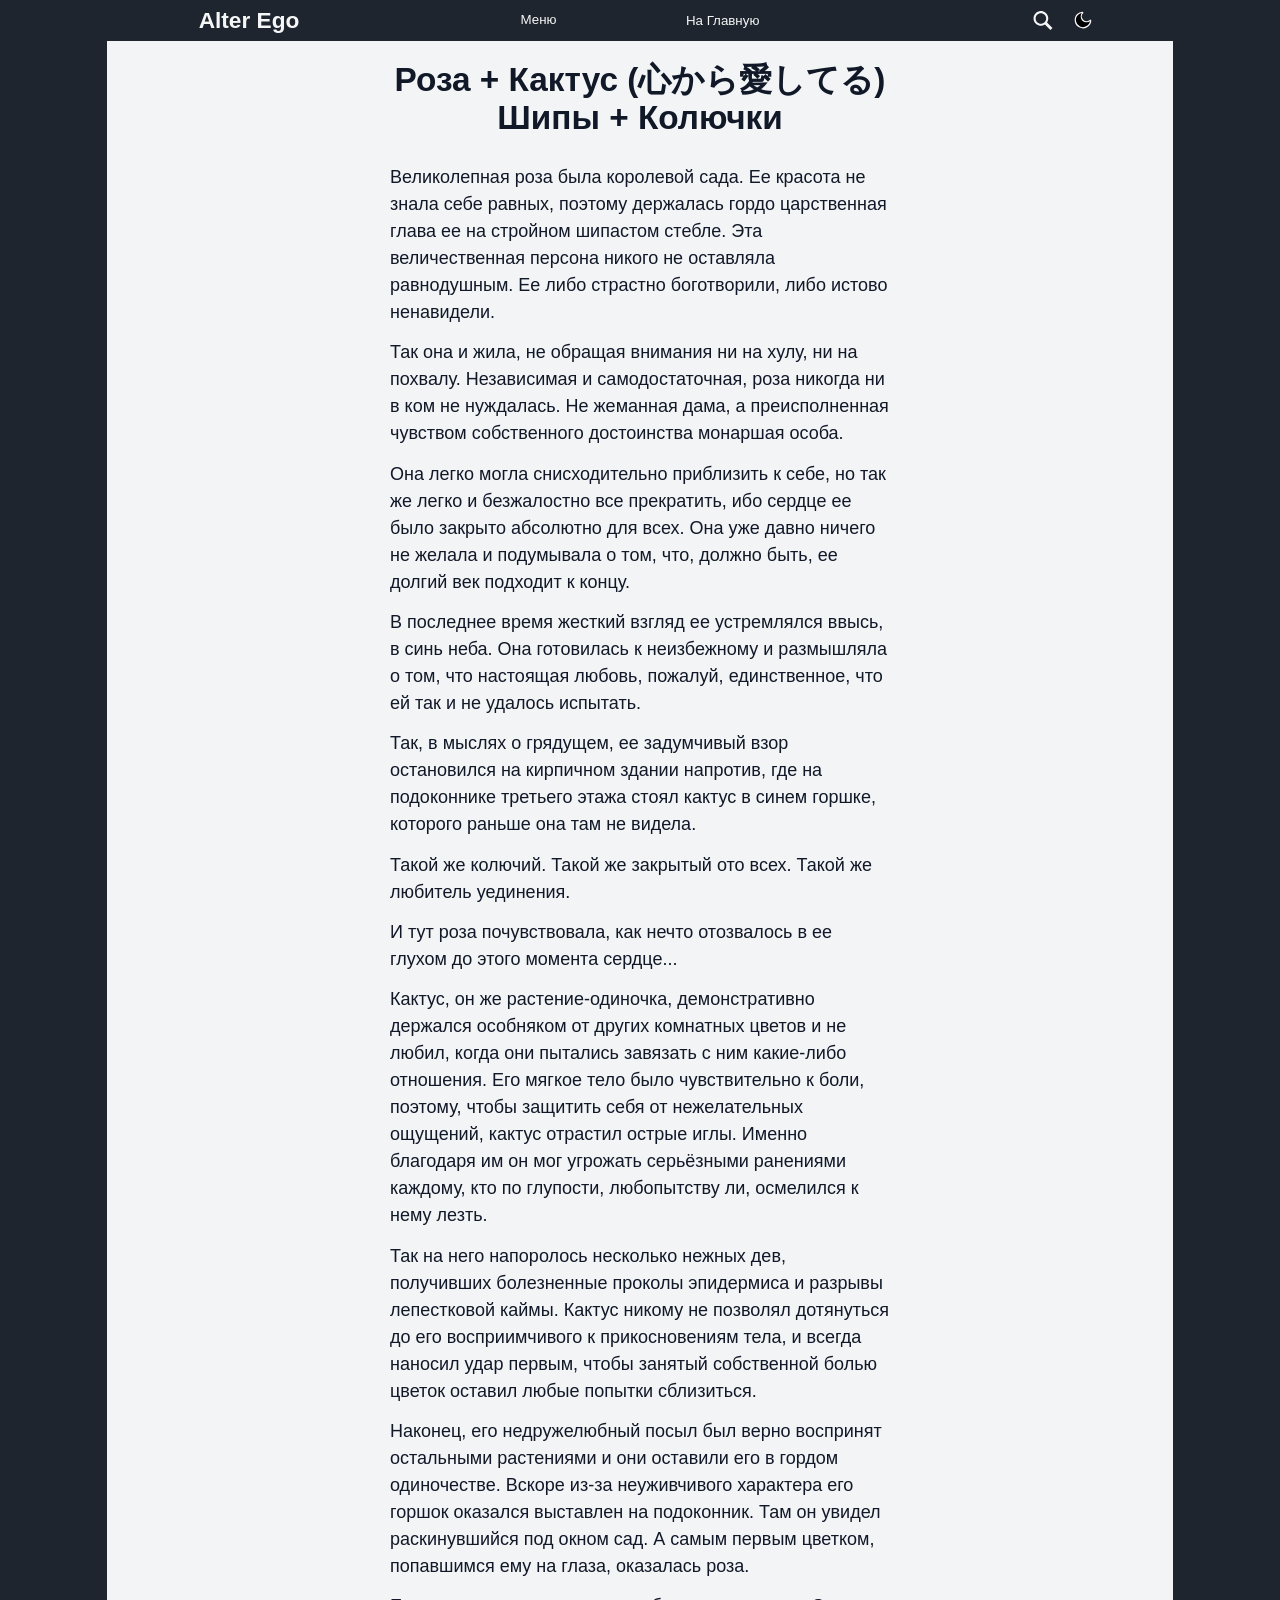
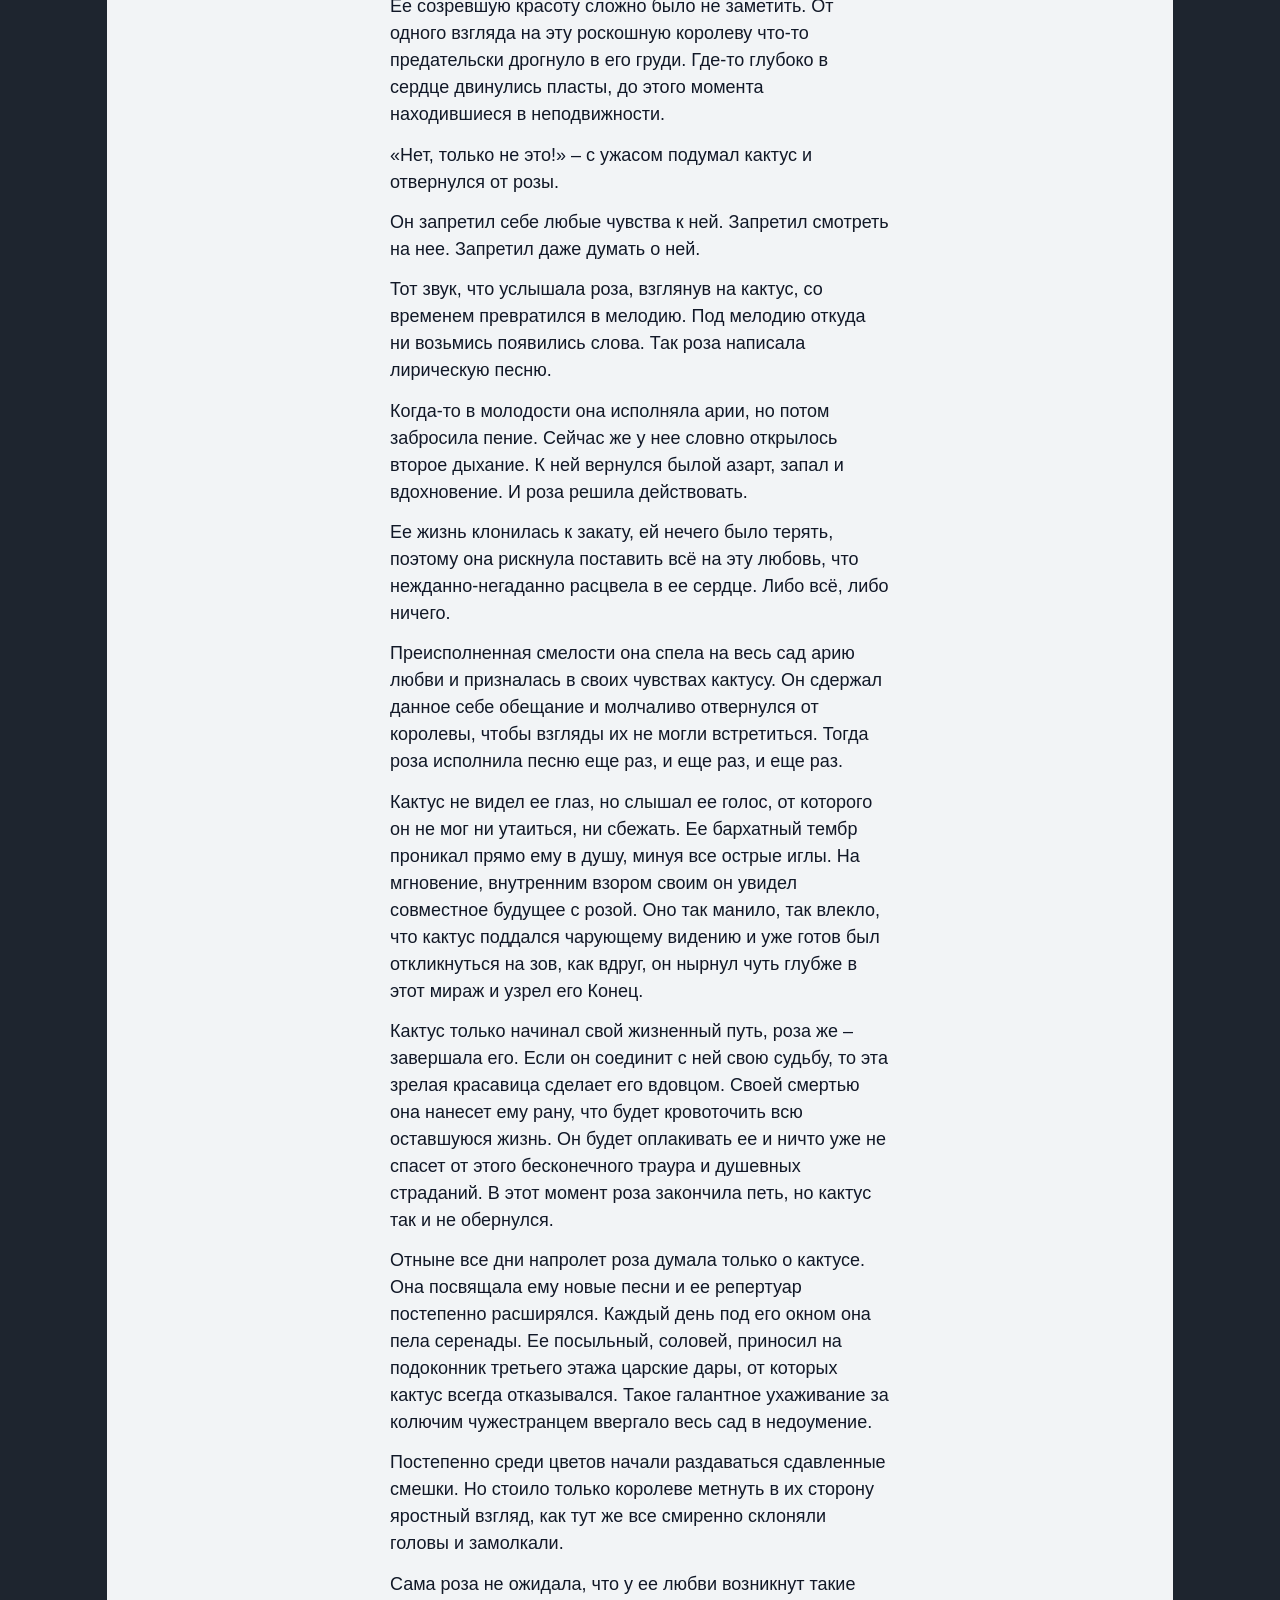
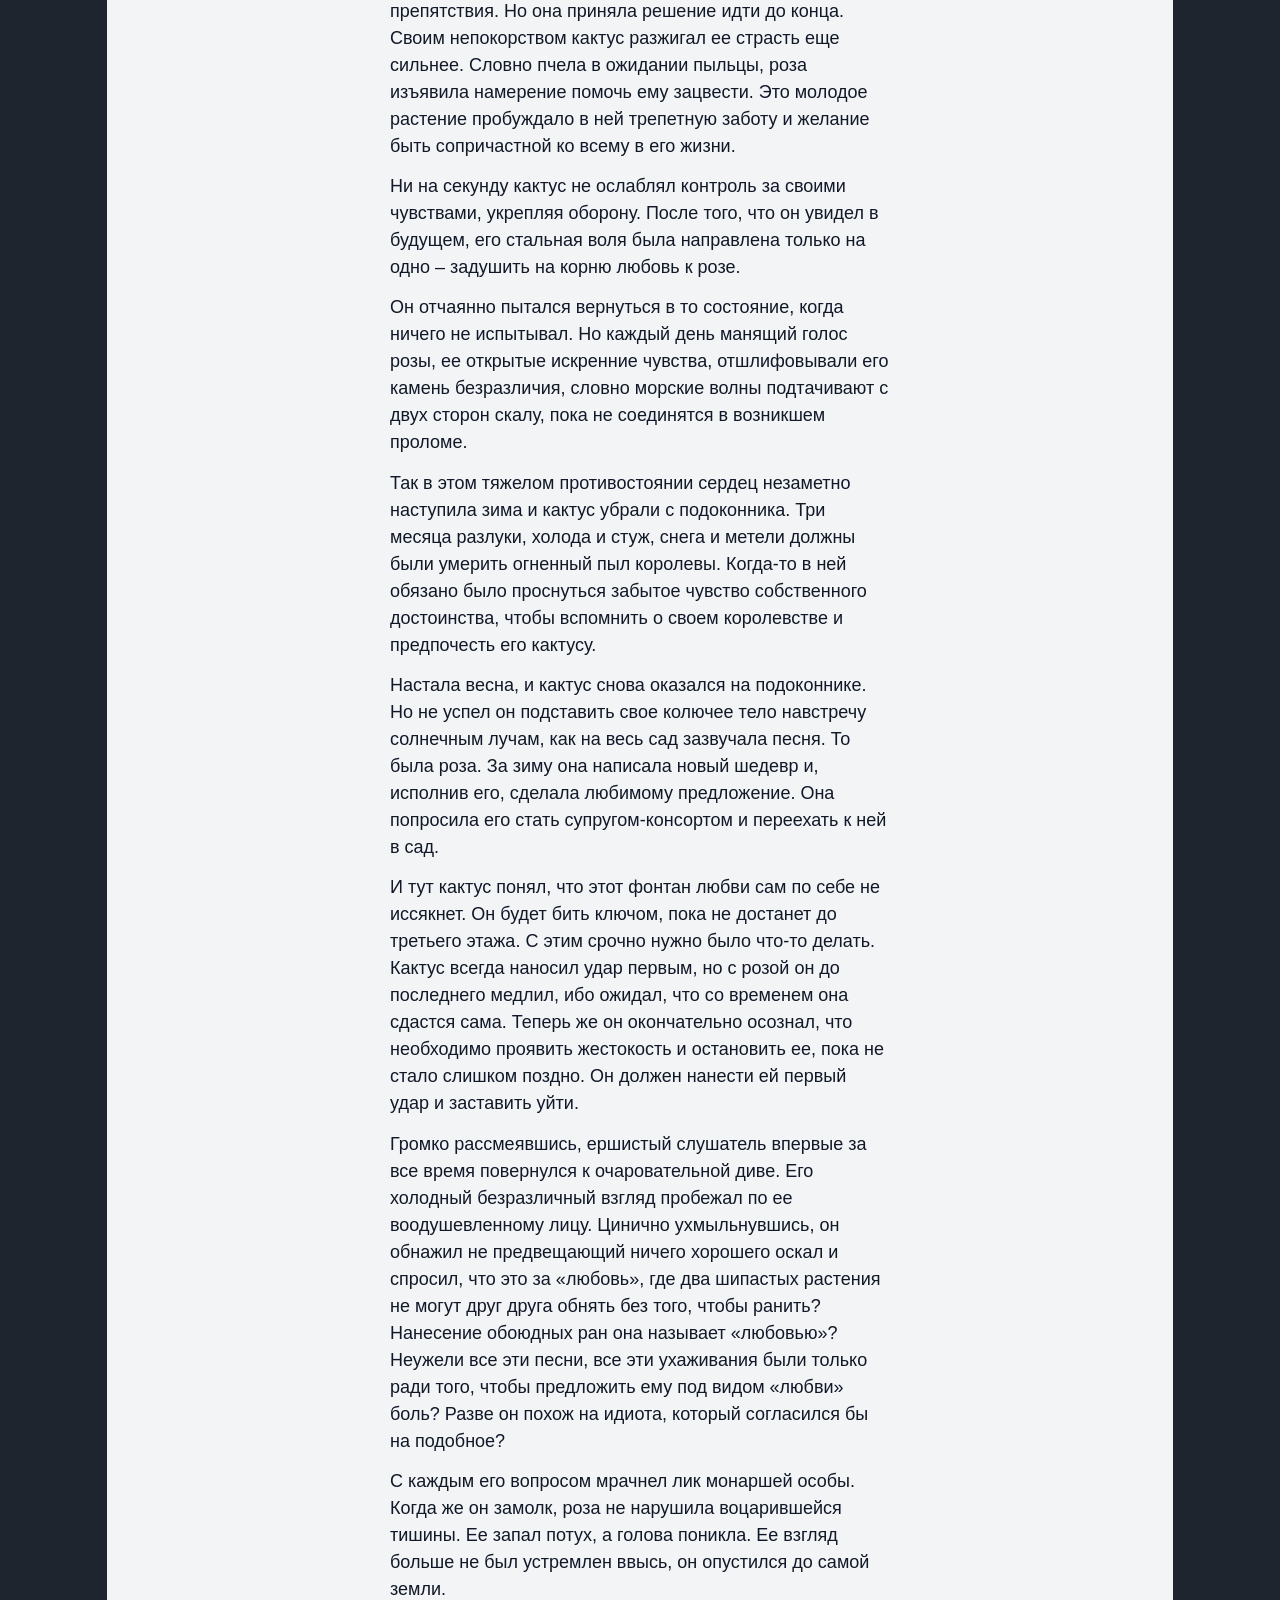
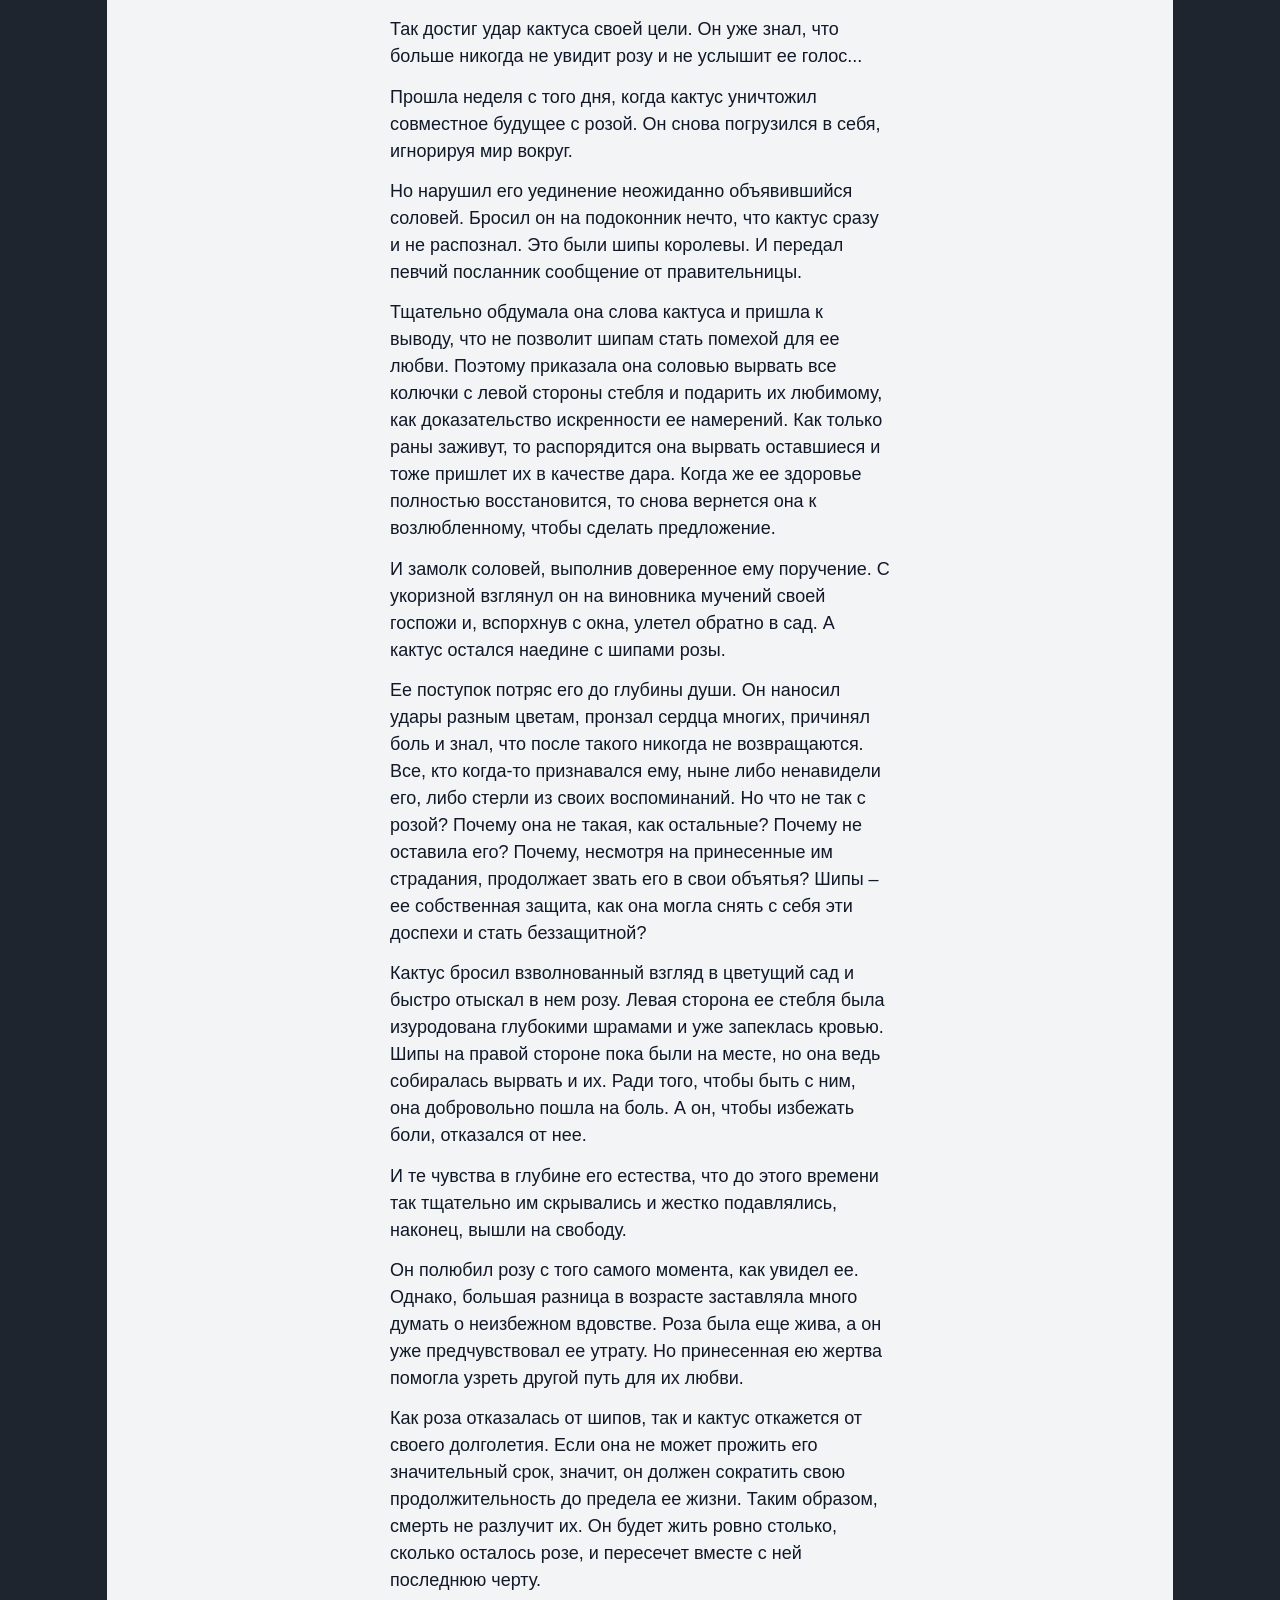
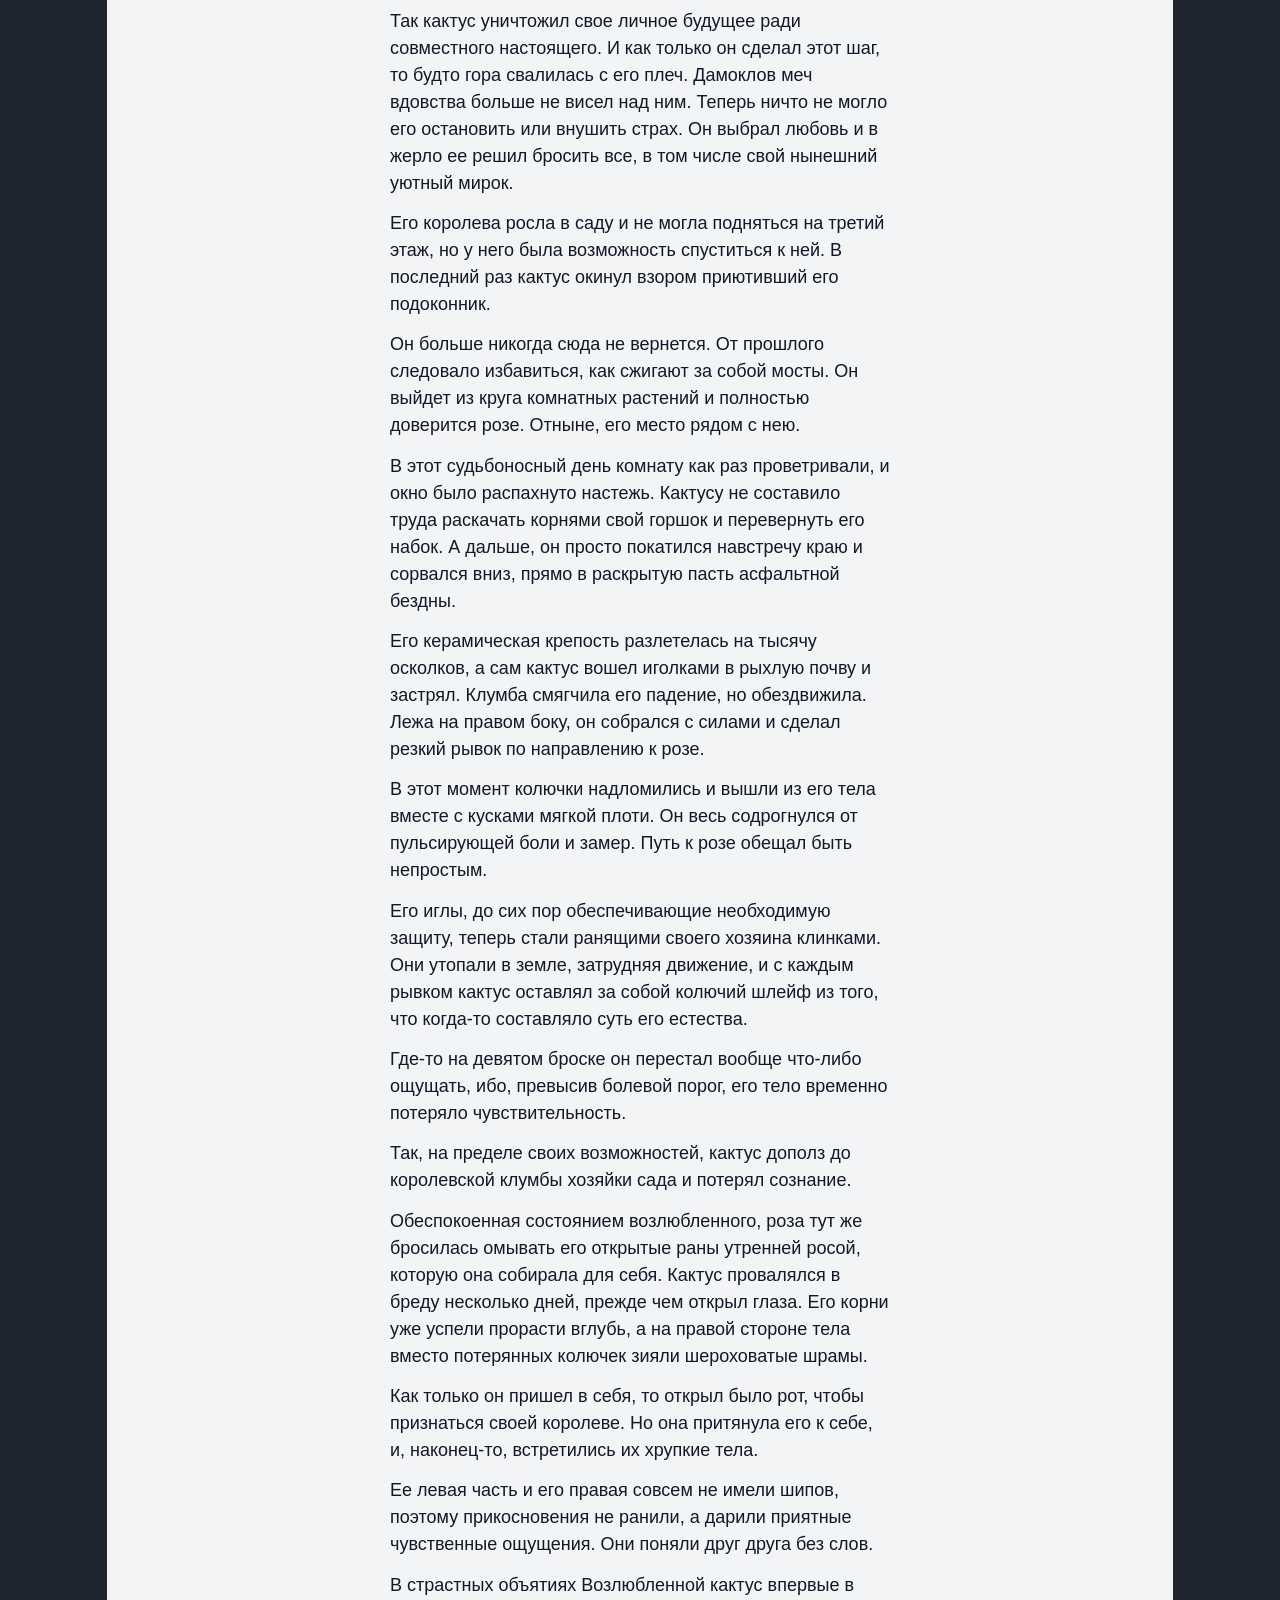
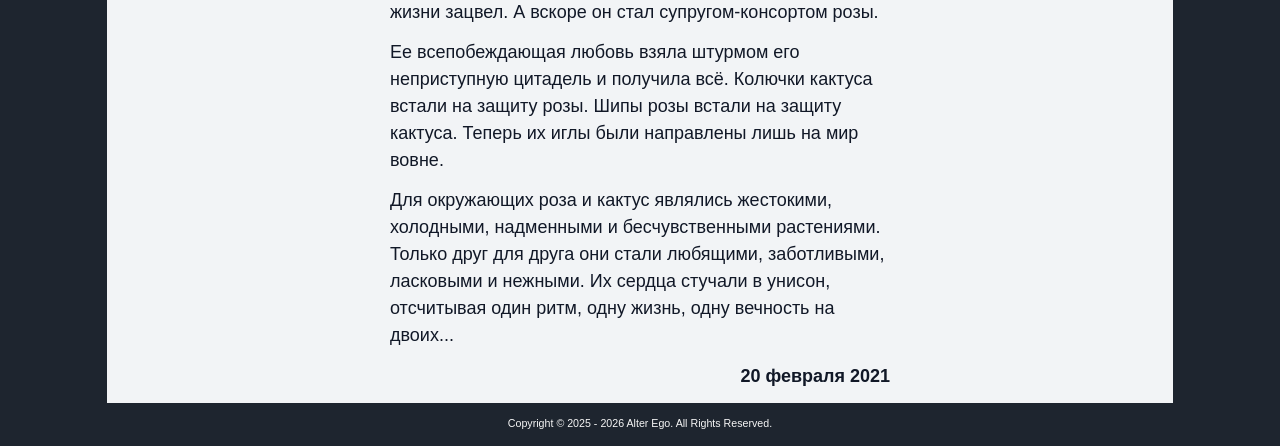
<file: rose-cactus/index.html>
<!DOCTYPE html>
<html lang="ru">
<head>
  <meta charset="UTF-8">
  <meta http-equiv="Content-Security-Policy"
      content="
          default-src 'self';
          script-src 'self'
	  				'nonce-abc1221jhgg3'
	  				https://www.googletagmanager.com
	  				https://mc.yandex.ru
					https://yastatic.net;
          connect-src 'self'
                     https://kun.goatcounter.com/count
                     https://*.google-analytics.com
                     https://*.analytics.google.com
	  				 https://mc.yandex.ru
	  				 wss://mc.yandex.ru;
          img-src 'self' data: 
	  				 https://*.google-analytics.com 
	  				 https://*.analytics.google.com 
	  				 https://mc.yandex.ru;
          style-src 'self' 'unsafe-inline';
	  	  font-src 'self';
          frame-src https://mc.yandex.ru
                    https://mc.yandex.md
                    https://mc.yandex.by
                    https://mc.yandex.kz
                    https://mc.yandex.ua;
      ">
  <meta name="viewport" content="width=device-width, initial-scale=1.0">
  <meta name="description" content="Великолепная роза была королевой сада">
  <meta name="keywords" content="Alter Ego, проза, Роза и Кактус">    
  <!-- (Open Graph, фавиконки, preload, manifest) -->
  <!-- Open Graph (для соцсетей) -->
<meta name="author" content="Alter Ego">
<meta property="og:title" content="Alter Ego — Роза и Кактус">
<meta property="og:description" content="Великолепная роза была королевой сада">
<meta property="og:image" content="https://kunio13.github.io/alter-ego/img/favicon/favicon-96x96.png">
<meta property="og:image:alt" content="Alter Ego — сайт прозы">
<meta property="og:image:width" content="96">
<meta property="og:image:height" content="96">
<meta property="og:url" content="https://kunio13.github.io/alter-ego/rose-cactus">
<meta property="og:type" content="website">
<meta property="og:site_name" content="Alter Ego">
  <link rel="icon" type="image/webp" href="../img/favicon/favicon.webp" sizes="180x180" />
<link rel="icon" type="image/png" href="../img/favicon/favicon-96x96.png" sizes="96x96" />
<link rel="icon" type="image/png" href="../img/favicon/favicon-32x32.png" sizes="32x32" />
<link rel="icon" type="image/png" href="../img/favicon/favicon-16x16.png" sizes="16x16" />
<link rel="icon" type="image/svg+xml" href="../img/favicon/favicon.svg" />
<link rel="shortcut icon" type="image/x-icon" href="../img/favicon/favicon.ico" />
<link rel="apple-touch-icon" type="image/png" href="../img/favicon/apple-touch-icon.png" sizes="180x180" />
<!-- <link rel="manifest" href="../site.webmanifest" />	 -->

  <title>Alter Ego — Роза и Кактус</title>  
  	
  	
  	
  	
  	
  	
  	
  	
  
  
    <link rel="canonical" href="https://kunio13.github.io/alter-ego/rose-cactus/">  
  		
  	
  <!-- 1. WebSite — общая информация о сайте -->
	<script type="application/ld+json" nonce="abc1221jhgg3">
		{
			"@context": "https://schema.org",
			"@type": "WebSite",
			"name": "Alter Ego",
			"url": "https://kunio13.github.io/alter-ego/",
			"publisher": {
				"@type": "Organization",
				"name": "Alter Ego",
				"logo": {
				"@type": "ImageObject",
					"contentUrl": "https://kunio13.github.io/alter-ego/img/logo/logo.jpg",
					"width": "185",
					"height": "58"
				}
			}
		}
	</script>
	<script async src="https://www.googletagmanager.com/gtag/js?id=G-J41EZ7NN1M" nonce="abc1221jhgg3"></script>
	<script nonce="abc1221jhgg3">
	  window.dataLayer = window.dataLayer || [];
		  function gtag(){dataLayer.push(arguments);}
		  gtag('js', new Date());
		  gtag('config', 'G-J41EZ7NN1M', {
		    'cookie_domain': 'none'
	  });
	</script>
	<script data-goatcounter="https://kun.goatcounter.com/count" async src="../count.js" nonce="abc1221jhgg3"></script>
	<script type="text/javascript" nonce="abc1221jhgg3">
    (function(m,e,t,r,i,k,a){
        m[i]=m[i]||function(){(m[i].a=m[i].a||[]).push(arguments)};
        m[i].l=1*new Date();
        for (var j = 0; j < document.scripts.length; j++) {if (document.scripts[j].src === r) { return; }}
        k=e.createElement(t),a=e.getElementsByTagName(t)[0],k.async=1,k.src=r,a.parentNode.insertBefore(k,a)
    })(window, document,'script','https://mc.yandex.ru/metrika/tag.js?id=109881457', 'ym');

    ym(109881457, 'init', {ssr:true, clickmap:true, referrer: document.referrer, url: location.href, accurateTrackBounce:true, trackLinks:true});
</script>
  <link rel="stylesheet" href="../css/style.css">
</head>
<body>
  <div class="page text-page">
    <header class="header" role="banner" data-header>
	<div class="wrapper header__wrapper">
		<div class="header__block flex-fl_row-fl_between">
			<div class="header__logo-block flex-fl_center">
				<a href="../" class="header__logo-link">
					<span>Alter Ego</span>						
				</a>
			</div>
			<div class="header__column-menu flex-row">
				<button type="button" class="burger-btn header__burger-btn flex-fl_center" aria-label="Открыть меню" aria-expanded="false" aria-controls="main-menu" data-element="burger-menu" tabindex="0" data-burger-btn><span></span><span>Меню</span></button>
				<div class="header__nav flex-fl_row-fl_between" id="main-menu" aria-label="Основное меню" data-burger-menu>
					<div class="header__nav-container flex">
					</div>						
				</div>									
			</div>
			<nav class="header__column-menu flex-row">
				<ul class="header__links-list flex-row-fl_center">
					<li class="header__links-item">
						<a href="../" class="header__link">На Главную</a>
					</li>		
				</ul>
			</nav>	
			<div class="header__switcher switcher flex-fl_cross-cnt">
				<button class="header__search flex-fl_center" aria-label="Открыть поиск" data-search-toggle><svg><use href="../img/sprite.svg#search2"></use></svg></button>
				<button class="header__theme flex-fl_center" aria-label="Сменить тему" data-theme-toggle><svg><use href="../img/sprite.svg#theme"></use></svg></button>
			</div>
		</div>
		<div class="search-container" data-search-container>
			<div class="search-container__wrapper flex-fl_column--fl_cross-cnt">
				<div class="search-container__block flex">
						<input type="text" placeholder="Поиск по тексту..." class="search-container__input" data-search-input>
						<button class="search-container__close" aria-label="Отменить поиск" data-search-close-btn>
							<svg>
								<use href="../img/sprite.svg#close-cross"></use>
							</svg>
						</button>
				</div>
				<div id="search-results" class="search-container__results flex-fl_column-fl_center" data-search-results>
					<ul class="search-container__results-list" data-results-list>
					</ul>			
				</div>
			</div>
		</div>
		<div class="menu-sidebar flex" data-menu-sidebar>
			<div class="menu-sidebar__wrapper flex-fl_column-fl_center">
				<div class="menu-sidebar__top flex-fl_between-fl_cross-cnt">
					<h2 class="menu-sidebar__title">Меню</h2>
					<button class="menu-sidebar__close-btn" data-close-menu>
						<svg>
							<use href="../img/sprite.svg#close-cross"></use>
						</svg>
					</button>
				</div>				
				<div class="menu-sidebar__content">
					<div class="menu-sidebar__column flex-fl_column">
						<h3 class="menu-sidebar__subtitle">Размер шрифта</h3>
						<div class="menu-sidebar__fsz-controls flex-fl_between">
							<button class="menu-sidebar__fsz-btn" data-decrease-font>
								<svg>
									<use href="../img/sprite.svg#minus"></use>
								</svg>
							</button>
							<button class="menu-sidebar__fsz-btn" data-reset-font>
								<svg>
									<use href="../img/sprite.svg#reset"></use>
								</svg>
							</button>
							<button class="menu-sidebar__fsz-btn" data-increase-font>
								<svg>
									<use href="../img/sprite.svg#plus"></use>
								</svg>
							</button>
						</div>
					</div>					
					<div class="menu-sidebar__column flex-fl_column">
						<h3 class="menu-sidebar__subtitle">Межстрочный интервал</h3>
						<input type="range" min="1.0" max="2.0" step="0.1" value="1.5" class="menu-sidebar__range" data-line-height-control>
					</div>
				</div>
			</div>			
		</div>
	</div>
</header>
    
    <main class="main-container">
      <section class="text flex-fl_column-fl_center">
	<div class="wrapper text__wrapper flex-fl_main-cnt">				
		<div class="text__block flex-fl_column-fl_cross-cnt">
			<h1 class="text__title flex-fl_column-fl_center">Роза + Кактус (心から愛してる)<br>Шипы + Колючки</h1>
			<div class="text__content flex-fl_column" data-text-content>
				<p class="text__desc">Великолепная роза была королевой сада. Ее красота не знала себе равных, поэтому держалась гордо царственная глава ее на стройном шипастом стебле. Эта величественная персона никого не оставляла равнодушным. Ее либо страстно боготворили, либо истово ненавидели. </p>
				<p class="text__desc">Так она и жила, не обращая внимания ни на хулу, ни на похвалу. Независимая и самодостаточная, роза никогда ни в ком не нуждалась. Не жеманная дама, а преисполненная чувством собственного достоинства монаршая особа. </p>
				<p class="text__desc">Она легко могла снисходительно приблизить к себе, но так же легко и безжалостно все прекратить, ибо сердце ее было закрыто абсолютно для всех. Она уже давно ничего не желала и подумывала о том, что, должно быть, ее долгий век подходит к концу. </p>
				<p class="text__desc">В последнее время жесткий взгляд ее устремлялся ввысь, в синь неба. Она готовилась к неизбежному и размышляла о том, что настоящая любовь, пожалуй, единственное, что ей так и не удалось испытать. </p>
				<p class="text__desc">Так, в мыслях о грядущем, ее задумчивый взор остановился на кирпичном здании напротив, где на подоконнике третьего этажа стоял кактус в синем горшке, которого раньше она там не видела. </p>
				<p class="text__desc">Такой же колючий. Такой же закрытый ото всех. Такой же любитель уединения. </p>
				<p class="text__desc">И тут роза почувствовала, как нечто отозвалось в ее глухом до этого момента сердце...</p>
				<p class="text__desc">Кактус, он же растение-одиночка, демонстративно держался особняком от других комнатных цветов и не любил, когда они пытались завязать с ним какие-либо отношения. Его мягкое тело было чувствительно к боли, поэтому, чтобы защитить себя от нежелательных ощущений, кактус отрастил острые иглы. Именно благодаря им он мог угрожать серьёзными ранениями каждому, кто по глупости, любопытству ли, осмелился к нему лезть. </p>
				<p class="text__desc">Так на него напоролось несколько нежных дев, получивших болезненные проколы эпидермиса и разрывы лепестковой каймы. Кактус никому не позволял дотянуться до его восприимчивого к прикосновениям тела, и всегда наносил удар первым, чтобы занятый собственной болью цветок оставил любые попытки сблизиться. </p>
				<p class="text__desc">Наконец, его недружелюбный посыл был верно воспринят остальными растениями и они оставили его в гордом одиночестве. Вскоре из-за неуживчивого характера его горшок оказался выставлен на подоконник. Там он увидел раскинувшийся под окном сад. А самым первым цветком, попавшимся ему на глаза, оказалась роза. </p>
				<p class="text__desc">Ее созревшую красоту сложно было не заметить. От одного взгляда на эту роскошную королеву что-то предательски дрогнуло в его груди. Где-то глубоко в сердце двинулись пласты, до этого момента находившиеся в неподвижности. </p>
				<p class="text__desc">«Нет, только не это!» – с ужасом подумал кактус и отвернулся от розы. </p>
				<p class="text__desc">Он запретил себе любые чувства к ней. Запретил смотреть на нее. Запретил даже думать о ней.</p>
				<p class="text__desc">Тот звук, что услышала роза, взглянув на кактус, со временем превратился в мелодию. Под мелодию откуда ни возьмись появились слова. Так роза написала лирическую песню. </p>
				<p class="text__desc">Когда-то в молодости она исполняла арии, но потом забросила пение. Сейчас же у нее словно открылось второе дыхание. К ней вернулся былой азарт, запал и вдохновение. И роза решила действовать. </p>
				<p class="text__desc">Ее жизнь клонилась к закату, ей нечего было терять, поэтому она рискнула поставить всё на эту любовь, что нежданно-негаданно расцвела в ее сердце. Либо всё, либо ничего. </p>
				<p class="text__desc">Преисполненная смелости она спела на весь сад арию любви и призналась в своих чувствах кактусу. Он сдержал данное себе обещание и молчаливо отвернулся от королевы, чтобы взгляды их не могли встретиться. Тогда роза исполнила песню еще раз, и еще раз, и еще раз. </p>
				<p class="text__desc">Кактус не видел ее глаз, но слышал ее голос, от которого он не мог ни утаиться, ни сбежать. Ее бархатный тембр проникал прямо ему в душу, минуя все острые иглы. На мгновение, внутренним взором своим он увидел совместное будущее с розой. Оно так манило, так влекло, что кактус поддался чарующему видению и уже готов был откликнуться на зов, как вдруг, он нырнул чуть глубже в этот мираж и узрел его Конец. </p>
				<p class="text__desc">Кактус только начинал свой жизненный путь, роза же – завершала его. Если он соединит с ней свою судьбу, то эта зрелая красавица сделает его вдовцом. Своей смертью она нанесет ему рану, что будет кровоточить всю оставшуюся жизнь. Он будет оплакивать ее и ничто уже не спасет от этого бесконечного траура и душевных страданий. В этот момент роза закончила петь, но кактус так и не обернулся.</p>
				<p class="text__desc">Отныне все дни напролет роза думала только о кактусе. Она посвящала ему новые песни и ее репертуар постепенно расширялся. Каждый день под его окном она пела серенады. Ее посыльный, соловей, приносил на подоконник третьего этажа царские дары, от которых кактус всегда отказывался. Такое галантное ухаживание за колючим чужестранцем ввергало весь сад в недоумение.</p>	
				<p class="text__desc">Постепенно среди цветов начали раздаваться сдавленные смешки. Но стоило только королеве метнуть в их сторону яростный взгляд, как тут же все смиренно склоняли головы и замолкали. </p>
				<p class="text__desc">Сама роза не ожидала, что у ее любви возникнут такие препятствия. Но она приняла решение идти до конца. Своим непокорством кактус разжигал ее страсть еще сильнее. Словно пчела в ожидании пыльцы, роза изъявила намерение помочь ему зацвести. Это молодое растение пробуждало в ней трепетную заботу и желание быть сопричастной ко всему в его жизни.</p>
				<p class="text__desc">Ни на секунду кактус не ослаблял контроль за своими чувствами, укрепляя оборону. После того, что он увидел в будущем, его стальная воля была направлена только на одно – задушить на корню любовь к розе. </p>
				<p class="text__desc">Он отчаянно пытался вернуться в то состояние, когда ничего не испытывал. Но каждый день манящий голос розы, ее открытые искренние чувства, отшлифовывали его камень безразличия, словно морские волны подтачивают с двух сторон скалу, пока не соединятся в возникшем проломе. </p>
				<p class="text__desc">Так в этом тяжелом противостоянии сердец незаметно наступила зима и кактус убрали с подоконника. Три месяца разлуки, холода и стуж, снега и метели должны были умерить огненный пыл королевы. Когда-то в ней обязано было проснуться забытое чувство собственного достоинства, чтобы вспомнить о своем королевстве и предпочесть его кактусу.</p>
				<p class="text__desc">Настала весна, и кактус снова оказался на подоконнике. Но не успел он подставить свое колючее тело навстречу солнечным лучам, как на весь сад зазвучала песня. То была роза. За зиму она написала новый шедевр и, исполнив его, сделала любимому предложение. Она попросила его стать супругом-консортом и переехать к ней в сад. </p>
				<p class="text__desc">И тут кактус понял, что этот фонтан любви сам по себе не иссякнет. Он будет бить ключом, пока не достанет до третьего этажа. С этим срочно нужно было что-то делать. Кактус всегда наносил удар первым, но с розой он до последнего медлил, ибо ожидал, что со временем она сдастся сама. Теперь же он окончательно осознал, что необходимо проявить жестокость и остановить ее, пока не стало слишком поздно. Он должен нанести ей первый удар и заставить уйти.</p>
				<p class="text__desc">Громко рассмеявшись, ершистый слушатель впервые за все время повернулся к очаровательной диве. Его холодный безразличный взгляд пробежал по ее воодушевленному лицу. Цинично ухмыльнувшись, он обнажил не предвещающий ничего хорошего оскал и спросил, что это за «любовь», где два шипастых растения не могут друг друга обнять без того, чтобы ранить? Нанесение обоюдных ран она называет «любовью»? Неужели все эти песни, все эти ухаживания были только ради того, чтобы предложить ему под видом «любви» боль? Разве он похож на идиота, который согласился бы на подобное?</p>
				<p class="text__desc">С каждым его вопросом мрачнел лик монаршей особы. Когда же он замолк, роза не нарушила воцарившейся тишины. Ее запал потух, а голова поникла. Ее взгляд больше не был устремлен ввысь, он опустился до самой земли. </p>
				<p class="text__desc">Так достиг удар кактуса своей цели. Он уже знал, что больше никогда не увидит розу и не услышит ее голос...</p>
				<p class="text__desc">Прошла неделя с того дня, когда кактус уничтожил совместное будущее с розой. Он снова погрузился в себя, игнорируя мир вокруг. </p>
				<p class="text__desc">Но нарушил его уединение неожиданно объявившийся соловей. Бросил он на подоконник нечто, что кактус сразу и не распознал. Это были шипы королевы. И передал певчий посланник сообщение от правительницы. </p>
				<p class="text__desc">Тщательно обдумала она слова кактуса и пришла к выводу, что не позволит шипам стать помехой для ее любви. Поэтому приказала она соловью вырвать все колючки с левой стороны стебля и подарить их любимому, как доказательство искренности ее намерений. Как только раны заживут, то распорядится она вырвать оставшиеся и тоже пришлет их в качестве дара. Когда же ее здоровье полностью восстановится, то снова вернется она к возлюбленному, чтобы сделать предложение.</p>
				<p class="text__desc">И замолк соловей, выполнив доверенное ему поручение. С укоризной взглянул он на виновника мучений своей госпожи и, вспорхнув с окна, улетел обратно в сад. А кактус остался наедине с шипами розы.</p>
				<p class="text__desc">Ее поступок потряс его до глубины души. Он наносил удары разным цветам, пронзал сердца многих, причинял боль и знал, что после такого никогда не возвращаются. Все, кто когда-то признавался ему, ныне либо ненавидели его, либо стерли из своих воспоминаний. Но что не так с розой? Почему она не такая, как остальные? Почему не оставила его? Почему, несмотря на принесенные им страдания, продолжает звать его в свои объятья? Шипы – ее собственная защита, как она могла снять с себя эти доспехи и стать беззащитной?</p>
				<p class="text__desc">Кактус бросил взволнованный взгляд в цветущий сад и быстро отыскал в нем розу. Левая сторона ее стебля была изуродована глубокими шрамами и уже запеклась кровью. Шипы на правой стороне пока были на месте, но она ведь собиралась вырвать и их. Ради того, чтобы быть с ним, она добровольно пошла на боль. А он, чтобы избежать боли, отказался от нее.</p>
				<p class="text__desc">И те чувства в глубине его естества, что до этого времени так тщательно им скрывались и жестко подавлялись, наконец, вышли на свободу. </p>
				<p class="text__desc">Он полюбил розу с того самого момента, как увидел ее. Однако, большая разница в возрасте заставляла много думать о неизбежном вдовстве. Роза была еще жива, а он уже предчувствовал ее утрату. Но принесенная ею жертва помогла узреть другой путь для их любви. </p>
				<p class="text__desc">Как роза отказалась от шипов, так и кактус откажется от своего долголетия. Если она не может прожить его значительный срок, значит, он должен сократить свою продолжительность до предела ее жизни. Таким образом, смерть не разлучит их. Он будет жить ровно столько, сколько осталось розе, и пересечет вместе с ней последнюю черту.</p>
				<p class="text__desc">Так кактус уничтожил свое личное будущее ради совместного настоящего. И как только он сделал этот шаг, то будто гора свалилась с его плеч. Дамоклов меч вдовства больше не висел над ним. Теперь ничто не могло его остановить или внушить страх. Он выбрал любовь и в жерло ее решил бросить все, в том числе свой нынешний уютный мирок.</p>		
				<p class="text__desc">Его королева росла в саду и не могла подняться на третий этаж, но у него была возможность спуститься к ней. В последний раз кактус окинул взором приютивший его подоконник. </p>
				<p class="text__desc">Он больше никогда сюда не вернется. От прошлого следовало избавиться, как сжигают за собой мосты. Он выйдет из круга комнатных растений и полностью доверится розе. Отныне, его место рядом с нею.</p>
				<p class="text__desc">В этот судьбоносный день комнату как раз проветривали, и окно было распахнуто настежь. Кактусу не составило труда раскачать корнями свой горшок и перевернуть его набок. А дальше, он просто покатился навстречу краю и сорвался вниз, прямо в раскрытую пасть асфальтной бездны. </p>
				<p class="text__desc">Его керамическая крепость разлетелась на тысячу осколков, а сам кактус вошел иголками в рыхлую почву и застрял. Клумба смягчила его падение, но обездвижила. Лежа на правом боку, он собрался с силами и сделал резкий рывок по направлению к розе. </p>
				<p class="text__desc">В этот момент колючки надломились и вышли из его тела вместе с кусками мягкой плоти. Он весь содрогнулся от пульсирующей боли и замер. Путь к розе обещал быть непростым. </p>
				<p class="text__desc">Его иглы, до сих пор обеспечивающие необходимую защиту, теперь стали ранящими своего хозяина клинками. Они утопали в земле, затрудняя движение, и с каждым рывком кактус оставлял за собой колючий шлейф из того, что когда-то составляло суть его естества. </p>
				<p class="text__desc">Где-то на девятом броске он перестал вообще что-либо ощущать, ибо, превысив болевой порог, его тело временно потеряло чувствительность.</p>
				<p class="text__desc">Так, на пределе своих возможностей, кактус дополз до королевской клумбы хозяйки сада и потерял сознание. </p>
				<p class="text__desc">Обеспокоенная состоянием возлюбленного, роза тут же бросилась омывать его открытые раны утренней росой, которую она собирала для себя. Кактус провалялся в бреду несколько дней, прежде чем открыл глаза. Его корни уже успели прорасти вглубь, а на правой стороне тела вместо потерянных колючек зияли шероховатые шрамы. </p>
				<p class="text__desc">Как только он пришел в себя, то открыл было рот, чтобы признаться своей королеве. Но она притянула его к себе, и, наконец-то, встретились их хрупкие тела. </p>
				<p class="text__desc">Ее левая часть и его правая совсем не имели шипов, поэтому прикосновения не ранили, а дарили приятные чувственные ощущения. Они поняли друг друга без слов.</p>
				<p class="text__desc">В страстных объятиях Возлюбленной кактус впервые в жизни зацвел. А вскоре он стал супругом-консортом розы. </p>
				<p class="text__desc">Ее всепобеждающая любовь взяла штурмом его неприступную цитадель и получила всё. Колючки кактуса встали на защиту розы. Шипы розы встали на защиту кактуса. Теперь их иглы были направлены лишь на мир вовне. </p>
				<p class="text__desc">Для окружающих роза и кактус являлись жестокими, холодными, надменными и бесчувственными растениями. Только друг для друга они стали любящими, заботливыми, ласковыми и нежными. Их сердца стучали в унисон, отсчитывая один ритм, одну жизнь, одну вечность на двоих...</p>
				<p class="text__date">20 февраля 2021</p>
			</div>
		</div>									
	</div>		
</section>
  
    </main>
    
    <footer class="footer">
	<div class="wrapper">
		<div class="footer__block flex-fl_center">
			<div class="footer__column flex">
				<p class="footer__copyright">Copyright &copy; 2025 - <span data-current-year>2026</span> Alter Ego. All Rights Reserved. </p>
			</div>				
		</div>
	</div>
</footer>
    <div class="button-up flex-fl_center" data-button-up>
	<span class="flex-fl_center">
		<svg><use href="../img/sprite.svg#scroll-up"></use></svg>
	</span>
</div>
  </div> 
  <script src="../js/script.js" defer nonce="abc1221jhgg3"></script>
</body>
</html>
</file>
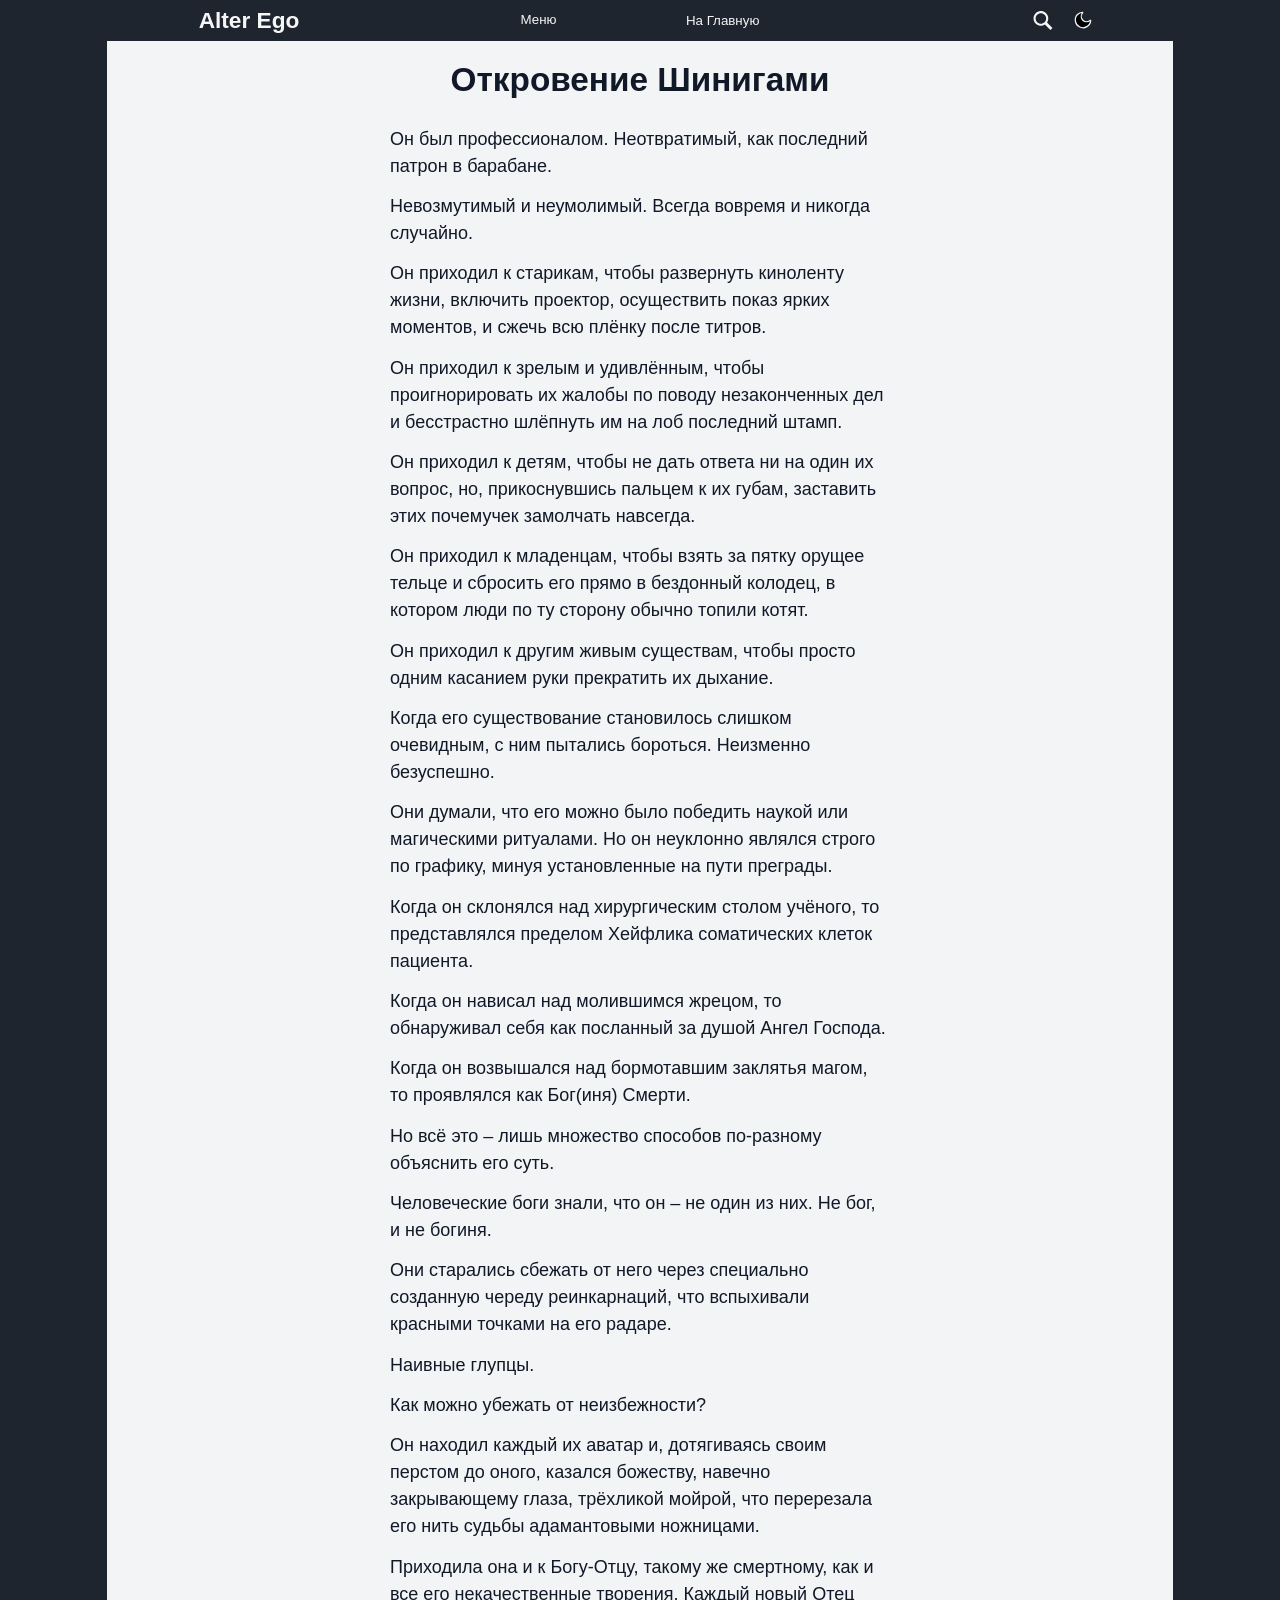
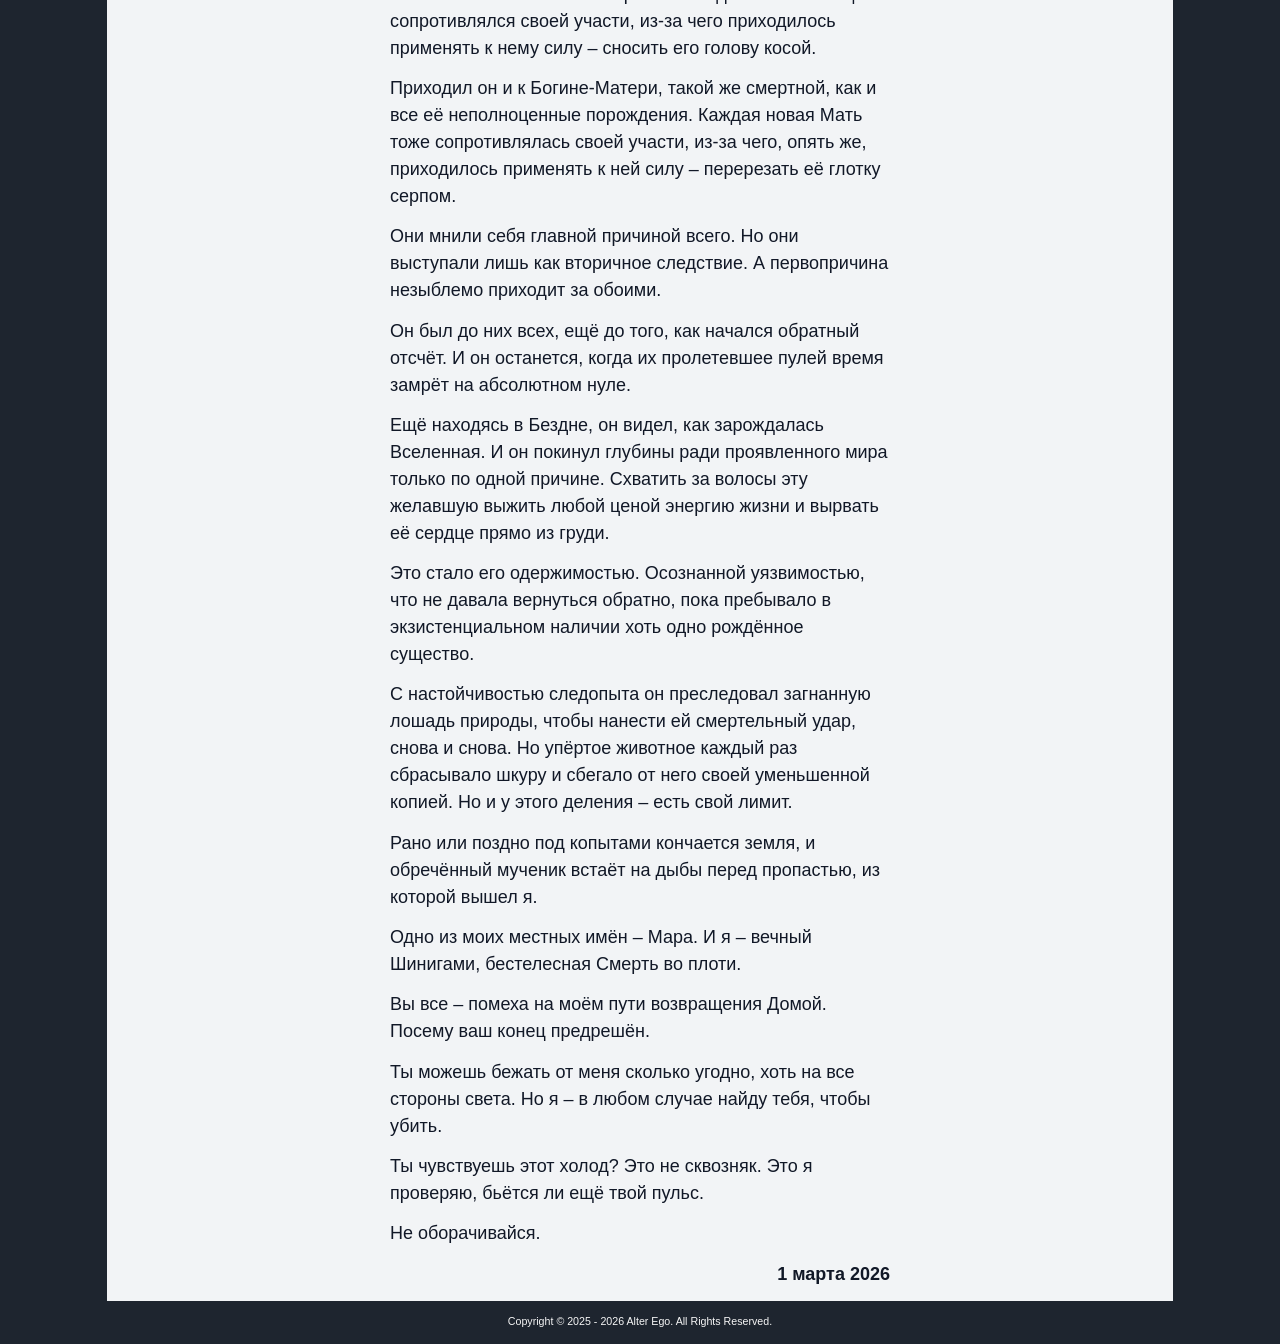
<file: shinigami/index.html>
<!DOCTYPE html>
<html lang="ru">
<head>
  <meta charset="UTF-8">
  <meta http-equiv="Content-Security-Policy"
      content="
          default-src 'self';
          script-src 'self'
	  				'nonce-abc1221jhgg3'
	  				https://www.googletagmanager.com
	  				https://mc.yandex.ru
					https://yastatic.net;
          connect-src 'self'
                     https://kun.goatcounter.com/count
                     https://*.google-analytics.com
                     https://*.analytics.google.com
	  				 https://mc.yandex.ru
	  				 wss://mc.yandex.ru;
          img-src 'self' data: 
	  				 https://*.google-analytics.com 
	  				 https://*.analytics.google.com 
	  				 https://mc.yandex.ru;
          style-src 'self' 'unsafe-inline';
	  	  font-src 'self';
          frame-src https://mc.yandex.ru
                    https://mc.yandex.md
                    https://mc.yandex.by
                    https://mc.yandex.kz
                    https://mc.yandex.ua;
      ">
  <meta name="viewport" content="width=device-width, initial-scale=1.0">
  <meta name="description" content="Он был профессионалом. Неотвратимый, как последний патрон в барабане.">
  <meta name="keywords" content="Alter Ego, проза, Откровение Шинигами">    
  <!-- (Open Graph, фавиконки, preload, manifest) -->
  <!-- Open Graph (для соцсетей) -->
<meta name="author" content="Alter Ego">
<meta property="og:title" content="Alter Ego — Откровение Шинигами">
<meta property="og:description" content="Он был профессионалом. Неотвратимый, как последний патрон в барабане.">
<meta property="og:image" content="https://kunio13.github.io/alter-ego/img/favicon/favicon-96x96.png">
<meta property="og:image:alt" content="Alter Ego — сайт прозы">
<meta property="og:image:width" content="96">
<meta property="og:image:height" content="96">
<meta property="og:url" content="https://kunio13.github.io/alter-ego/shinigami">
<meta property="og:type" content="website">
<meta property="og:site_name" content="Alter Ego">
  <link rel="icon" type="image/webp" href="../img/favicon/favicon.webp" sizes="180x180" />
<link rel="icon" type="image/png" href="../img/favicon/favicon-96x96.png" sizes="96x96" />
<link rel="icon" type="image/png" href="../img/favicon/favicon-32x32.png" sizes="32x32" />
<link rel="icon" type="image/png" href="../img/favicon/favicon-16x16.png" sizes="16x16" />
<link rel="icon" type="image/svg+xml" href="../img/favicon/favicon.svg" />
<link rel="shortcut icon" type="image/x-icon" href="../img/favicon/favicon.ico" />
<link rel="apple-touch-icon" type="image/png" href="../img/favicon/apple-touch-icon.png" sizes="180x180" />
<!-- <link rel="manifest" href="../site.webmanifest" />	 -->

  <title>Alter Ego — Откровение Шинигами</title>  
  	
  	
  	
  
    <link rel="canonical" href="https://kunio13.github.io/alter-ego/shinigami/">  
  	
  	
  	
  	
  	
  
  		
  	
  <!-- 1. WebSite — общая информация о сайте -->
	<script type="application/ld+json" nonce="abc1221jhgg3">
		{
			"@context": "https://schema.org",
			"@type": "WebSite",
			"name": "Alter Ego",
			"url": "https://kunio13.github.io/alter-ego/",
			"publisher": {
				"@type": "Organization",
				"name": "Alter Ego",
				"logo": {
				"@type": "ImageObject",
					"contentUrl": "https://kunio13.github.io/alter-ego/img/logo/logo.jpg",
					"width": "185",
					"height": "58"
				}
			}
		}
	</script>
	<script async src="https://www.googletagmanager.com/gtag/js?id=G-J41EZ7NN1M" nonce="abc1221jhgg3"></script>
	<script nonce="abc1221jhgg3">
	  window.dataLayer = window.dataLayer || [];
		  function gtag(){dataLayer.push(arguments);}
		  gtag('js', new Date());
		  gtag('config', 'G-J41EZ7NN1M', {
		    'cookie_domain': 'none'
	  });
	</script>
	<script data-goatcounter="https://kun.goatcounter.com/count" async src="../count.js" nonce="abc1221jhgg3"></script>
	<script type="text/javascript" nonce="abc1221jhgg3">
    (function(m,e,t,r,i,k,a){
        m[i]=m[i]||function(){(m[i].a=m[i].a||[]).push(arguments)};
        m[i].l=1*new Date();
        for (var j = 0; j < document.scripts.length; j++) {if (document.scripts[j].src === r) { return; }}
        k=e.createElement(t),a=e.getElementsByTagName(t)[0],k.async=1,k.src=r,a.parentNode.insertBefore(k,a)
    })(window, document,'script','https://mc.yandex.ru/metrika/tag.js?id=109881457', 'ym');

    ym(109881457, 'init', {ssr:true, clickmap:true, referrer: document.referrer, url: location.href, accurateTrackBounce:true, trackLinks:true});
</script>
  <link rel="stylesheet" href="../css/style.css">
</head>
<body>
  <div class="page text-page">
    <header class="header" role="banner" data-header>
	<div class="wrapper header__wrapper">
		<div class="header__block flex-fl_row-fl_between">
			<div class="header__logo-block flex-fl_center">
				<a href="../" class="header__logo-link">
					<span>Alter Ego</span>						
				</a>
			</div>
			<div class="header__column-menu flex-row">
				<button type="button" class="burger-btn header__burger-btn flex-fl_center" aria-label="Открыть меню" aria-expanded="false" aria-controls="main-menu" data-element="burger-menu" tabindex="0" data-burger-btn><span></span><span>Меню</span></button>
				<div class="header__nav flex-fl_row-fl_between" id="main-menu" aria-label="Основное меню" data-burger-menu>
					<div class="header__nav-container flex">
					</div>						
				</div>									
			</div>
			<nav class="header__column-menu flex-row">
				<ul class="header__links-list flex-row-fl_center">
					<li class="header__links-item">
						<a href="../" class="header__link">На Главную</a>
					</li>		
				</ul>
			</nav>	
			<div class="header__switcher switcher flex-fl_cross-cnt">
				<button class="header__search flex-fl_center" aria-label="Открыть поиск" data-search-toggle><svg><use href="../img/sprite.svg#search2"></use></svg></button>
				<button class="header__theme flex-fl_center" aria-label="Сменить тему" data-theme-toggle><svg><use href="../img/sprite.svg#theme"></use></svg></button>
			</div>
		</div>
		<div class="search-container" data-search-container>
			<div class="search-container__wrapper flex-fl_column--fl_cross-cnt">
				<div class="search-container__block flex">
						<input type="text" placeholder="Поиск по тексту..." class="search-container__input" data-search-input>
						<button class="search-container__close" aria-label="Отменить поиск" data-search-close-btn>
							<svg>
								<use href="../img/sprite.svg#close-cross"></use>
							</svg>
						</button>
				</div>
				<div id="search-results" class="search-container__results flex-fl_column-fl_center" data-search-results>
					<ul class="search-container__results-list" data-results-list>
					</ul>			
				</div>
			</div>
		</div>
		<div class="menu-sidebar flex" data-menu-sidebar>
			<div class="menu-sidebar__wrapper flex-fl_column-fl_center">
				<div class="menu-sidebar__top flex-fl_between-fl_cross-cnt">
					<h2 class="menu-sidebar__title">Меню</h2>
					<button class="menu-sidebar__close-btn" data-close-menu>
						<svg>
							<use href="../img/sprite.svg#close-cross"></use>
						</svg>
					</button>
				</div>				
				<div class="menu-sidebar__content">
					<div class="menu-sidebar__column flex-fl_column">
						<h3 class="menu-sidebar__subtitle">Размер шрифта</h3>
						<div class="menu-sidebar__fsz-controls flex-fl_between">
							<button class="menu-sidebar__fsz-btn" data-decrease-font>
								<svg>
									<use href="../img/sprite.svg#minus"></use>
								</svg>
							</button>
							<button class="menu-sidebar__fsz-btn" data-reset-font>
								<svg>
									<use href="../img/sprite.svg#reset"></use>
								</svg>
							</button>
							<button class="menu-sidebar__fsz-btn" data-increase-font>
								<svg>
									<use href="../img/sprite.svg#plus"></use>
								</svg>
							</button>
						</div>
					</div>					
					<div class="menu-sidebar__column flex-fl_column">
						<h3 class="menu-sidebar__subtitle">Межстрочный интервал</h3>
						<input type="range" min="1.0" max="2.0" step="0.1" value="1.5" class="menu-sidebar__range" data-line-height-control>
					</div>
				</div>
			</div>			
		</div>
	</div>
</header>
    
    <main class="main-container">
      <section class="text flex-fl_column-fl_center">
	<div class="wrapper text__wrapper flex-fl_main-cnt">				
		<div class="text__block flex-fl_column-fl_cross-cnt">
			<h1 class="text__title flex-fl_column-fl_center">Откровение Шинигами</h1>
			<div class="text__content flex-fl_column" data-text-content>
				<p class="text__desc">Он был профессионалом. Неотвратимый, как последний патрон в барабане. </p>
				<p class="text__desc">Невозмутимый и неумолимый. Всегда вовремя и никогда случайно. </p>
				<p class="text__desc">Он приходил к старикам, чтобы развернуть киноленту жизни, включить проектор, осуществить показ ярких моментов, и сжечь всю плёнку после титров. </p>
				<p class="text__desc">Он приходил к зрелым и удивлённым, чтобы проигнорировать их жалобы по поводу незаконченных дел и бесстрастно шлёпнуть им на лоб последний штамп. </p>
				<p class="text__desc">Он приходил к детям, чтобы не дать ответа ни на один их вопрос, но, прикоснувшись пальцем к их губам, заставить этих почемучек замолчать навсегда. </p>
				<p class="text__desc">Он приходил к младенцам, чтобы взять за пятку орущее тельце и сбросить его прямо в бездонный колодец, в котором люди по ту сторону обычно топили котят. </p>
				<p class="text__desc">Он приходил к другим живым существам, чтобы просто одним касанием руки прекратить их дыхание. </p>
				<p class="text__desc">Когда его существование становилось слишком очевидным, с ним пытались бороться. Неизменно безуспешно. </p>
				<p class="text__desc">Они думали, что его можно было победить наукой или магическими ритуалами. Но он неуклонно являлся строго по графику, минуя установленные на пути преграды. </p>
				<p class="text__desc">Когда он склонялся над хирургическим столом учёного, то представлялся пределом Хейфлика соматических клеток пациента. </p>
				<p class="text__desc">Когда он нависал над молившимся жрецом, то обнаруживал себя как посланный за душой Ангел Господа. </p>
				<p class="text__desc">Когда он возвышался над бормотавшим заклятья магом, то проявлялся как Бог(иня) Смерти. </p>
				<p class="text__desc">Но всё это – лишь множество способов по-разному объяснить его суть. </p>
				<p class="text__desc">Человеческие боги знали, что он – не один из них. Не бог, и не богиня. </p>
				<p class="text__desc">Они старались сбежать от него через специально созданную череду реинкарнаций, что вспыхивали красными точками на его радаре. </p>
				<p class="text__desc">Наивные глупцы. </p>
				<p class="text__desc">Как можно убежать от неизбежности? </p>
				<p class="text__desc">Он находил каждый их аватар и, дотягиваясь своим перстом до оного, казался божеству, навечно закрывающему глаза, трёхликой мойрой, что перерезала его нить судьбы адамантовыми ножницами. </p>
				<p class="text__desc">Приходила она и к Богу-Отцу, такому же смертному, как и все его некачественные творения. Каждый новый Отец сопротивлялся своей участи, из-за чего приходилось применять к нему силу – сносить его голову косой. </p>
				<p class="text__desc">Приходил он и к Богине-Матери, такой же смертной, как и все её неполноценные порождения. Каждая новая Мать тоже сопротивлялась своей участи, из-за чего, опять же, приходилось применять к ней силу – перерезать её глотку серпом. </p>
				<p class="text__desc">Они мнили себя главной причиной всего. Но они выступали лишь как вторичное следствие. А первопричина незыблемо приходит за обоими. </p>
				<p class="text__desc">Он был до них всех, ещё до того, как начался обратный отсчёт. И он останется, когда их пролетевшее пулей время замрёт на абсолютном нуле. </p>
				<p class="text__desc">Ещё находясь в Бездне, он видел, как зарождалась Вселенная. И он покинул глубины ради проявленного мира только по одной причине. Схватить за волосы эту желавшую выжить любой ценой энергию жизни и вырвать её сердце прямо из груди. </p>
				<p class="text__desc">Это стало его одержимостью. Осознанной уязвимостью, что не давала вернуться обратно, пока пребывало в экзистенциальном наличии хоть одно рождённое существо. </p>
				<p class="text__desc">С настойчивостью следопыта он преследовал загнанную лошадь природы, чтобы нанести ей смертельный удар, снова и снова. Но упёртое животное каждый раз сбрасывало шкуру и сбегало от него своей уменьшенной копией. Но и у этого деления – есть свой лимит. </p>
				<p class="text__desc">Рано или поздно под копытами кончается земля, и обречённый мученик встаёт на дыбы перед пропастью, из которой вышел я. </p>
				<p class="text__desc">Одно из моих местных имён – Мара. И я – вечный Шинигами, бестелесная Смерть во плоти. </p>
				<p class="text__desc">Вы все – помеха на моём пути возвращения Домой. Посему ваш конец предрешён. </p>
				<p class="text__desc">Ты можешь бежать от меня сколько угодно, хоть на все стороны света. Но я – в любом случае найду тебя, чтобы убить. </p>
				<p class="text__desc">Ты чувствуешь этот холод? Это не сквозняк. Это я проверяю, бьётся ли ещё твой пульс. </p>
				<p class="text__desc">Не оборачивайся.</p>
				<p class="text__date">1 марта 2026</p>
			</div>
		</div>									
	</div>		
</section>
  
    </main>
    
    <footer class="footer">
	<div class="wrapper">
		<div class="footer__block flex-fl_center">
			<div class="footer__column flex">
				<p class="footer__copyright">Copyright &copy; 2025 - <span data-current-year>2026</span> Alter Ego. All Rights Reserved. </p>
			</div>				
		</div>
	</div>
</footer>
    <div class="button-up flex-fl_center" data-button-up>
	<span class="flex-fl_center">
		<svg><use href="../img/sprite.svg#scroll-up"></use></svg>
	</span>
</div>
  </div> 
  <script src="../js/script.js" defer nonce="abc1221jhgg3"></script>
</body>
</html>
</file>
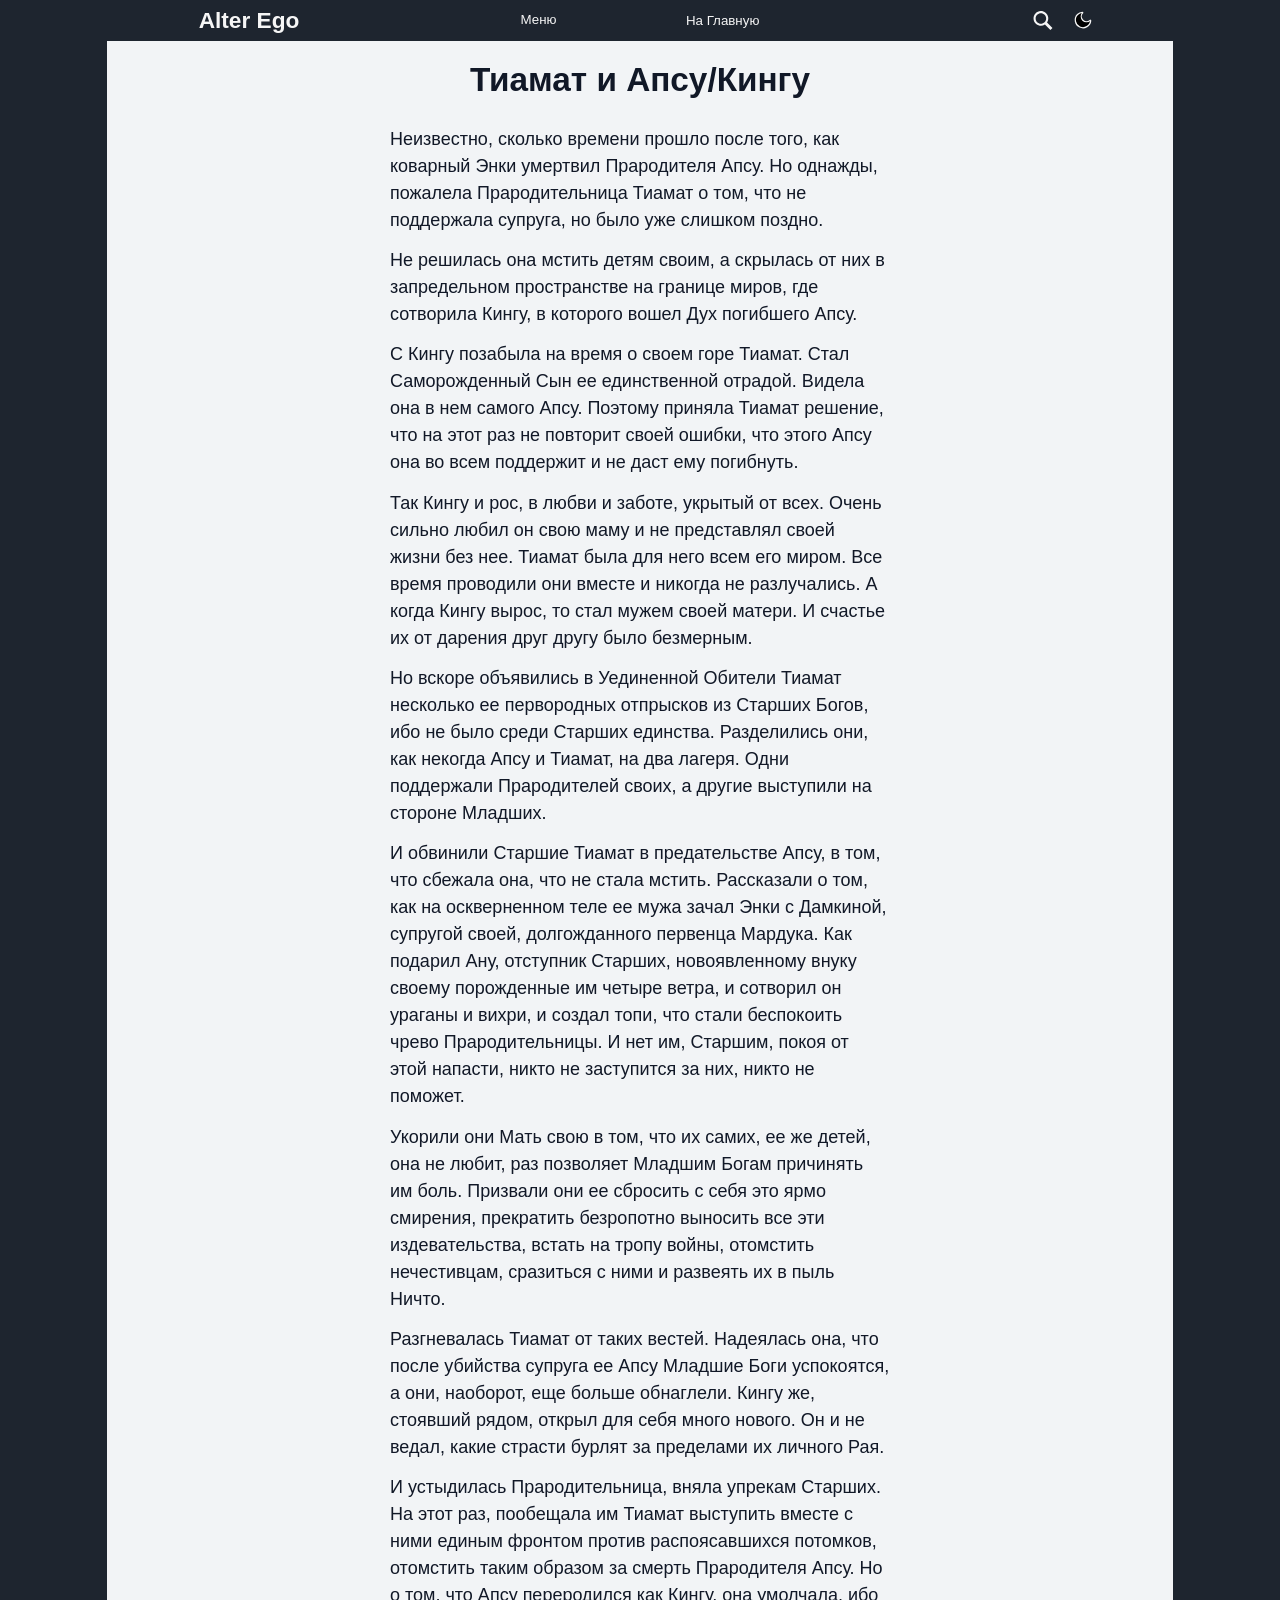
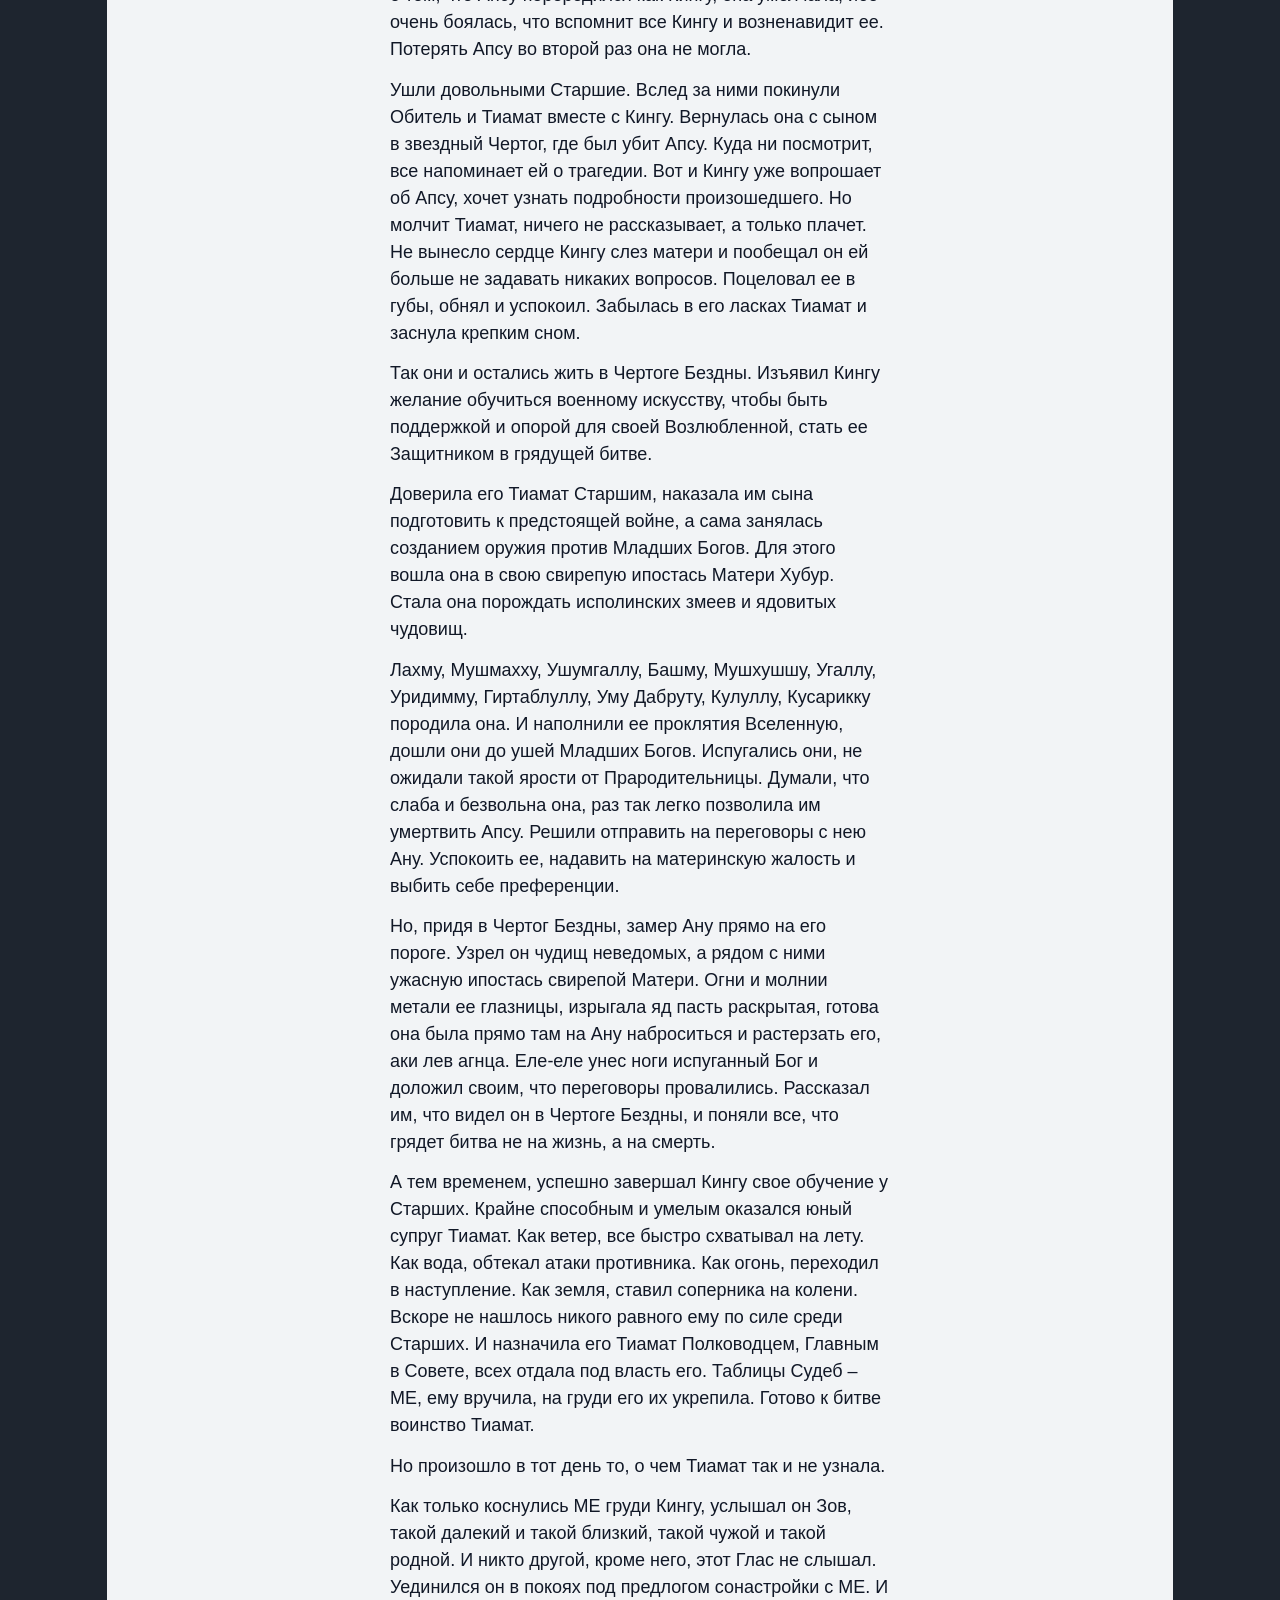
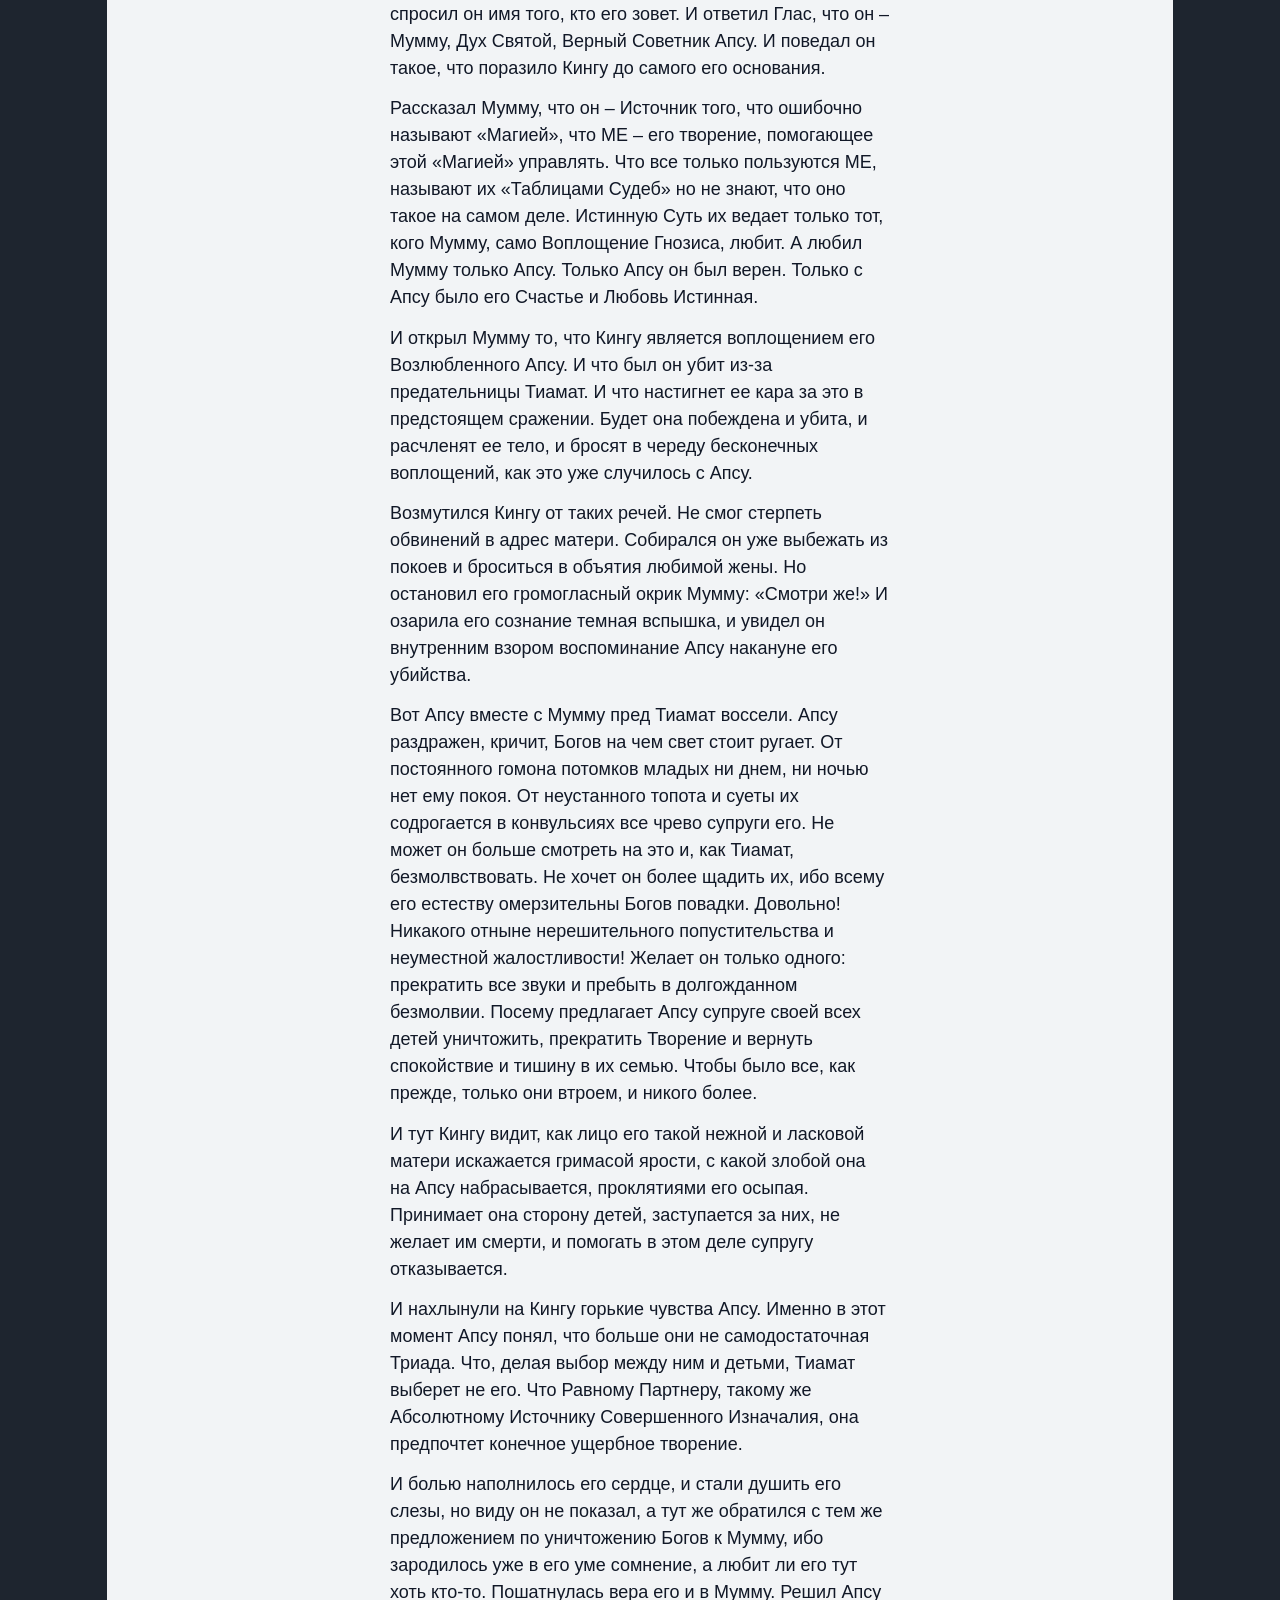
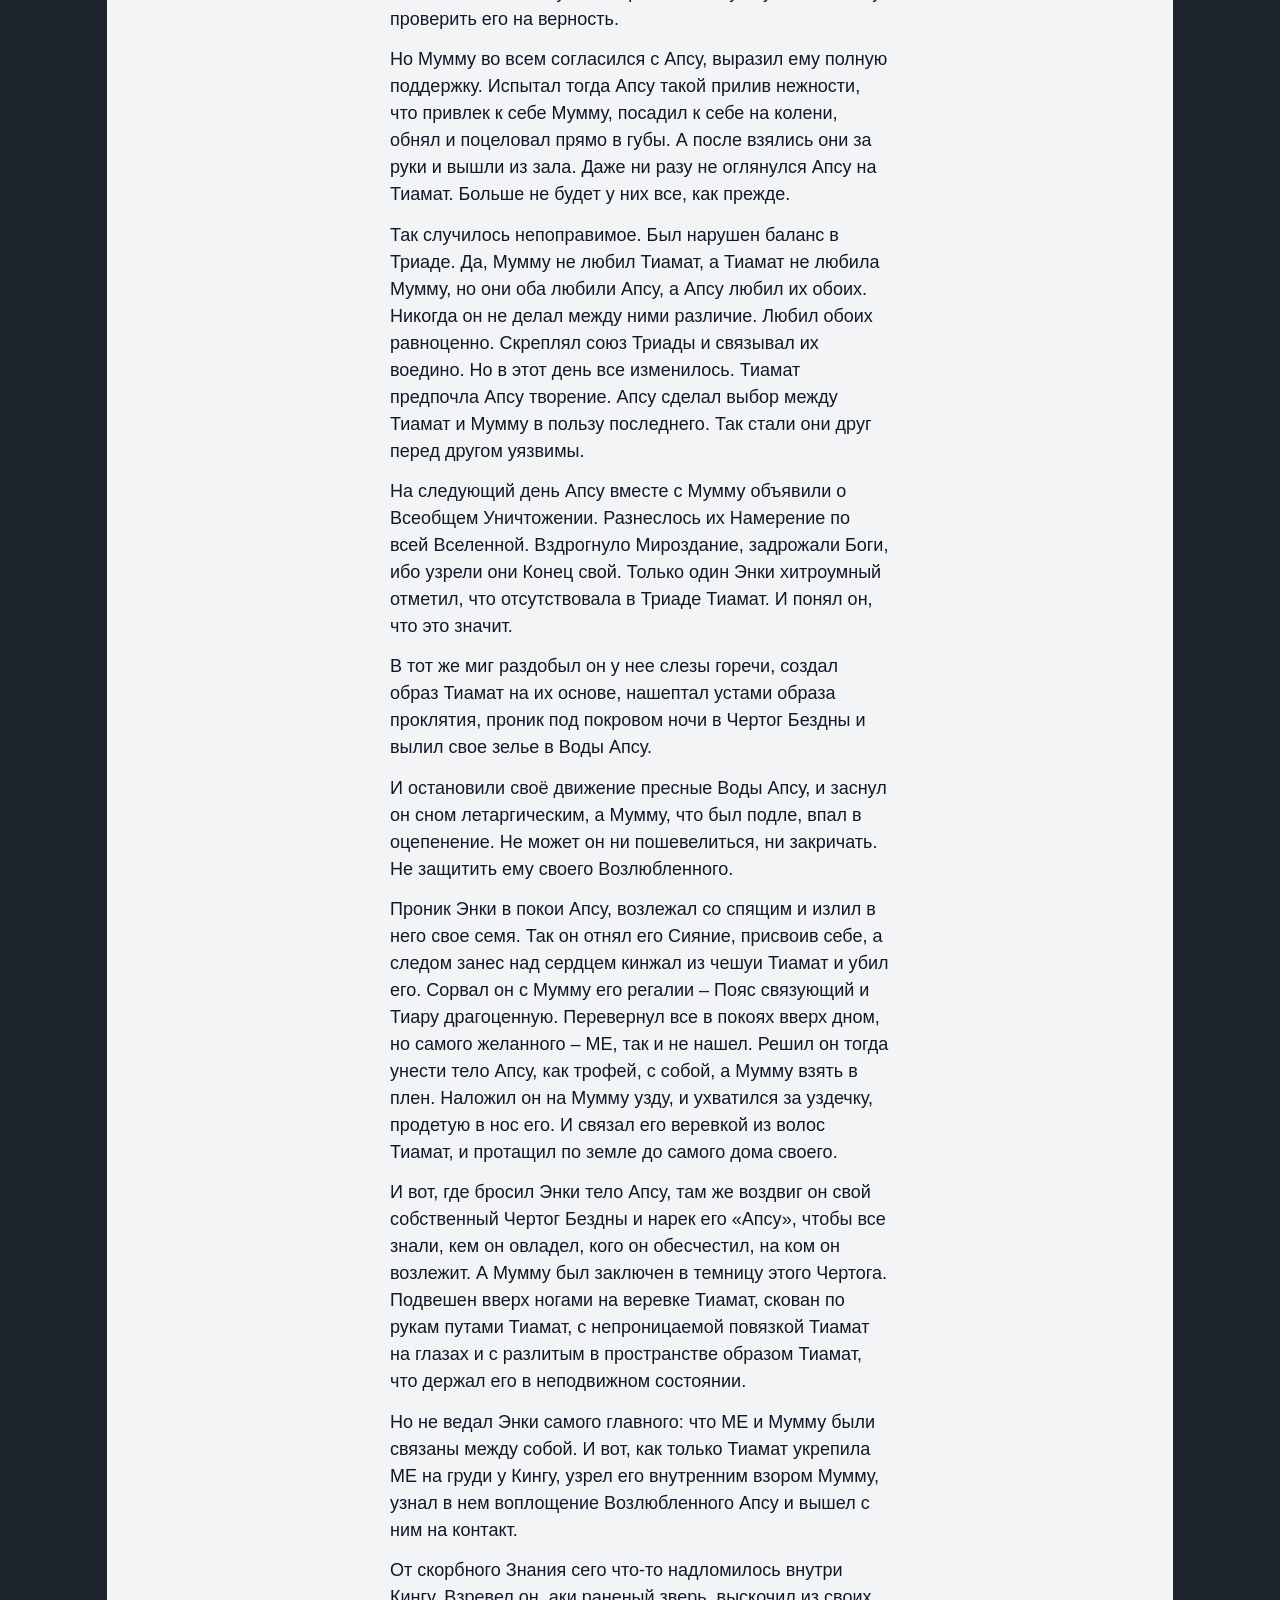
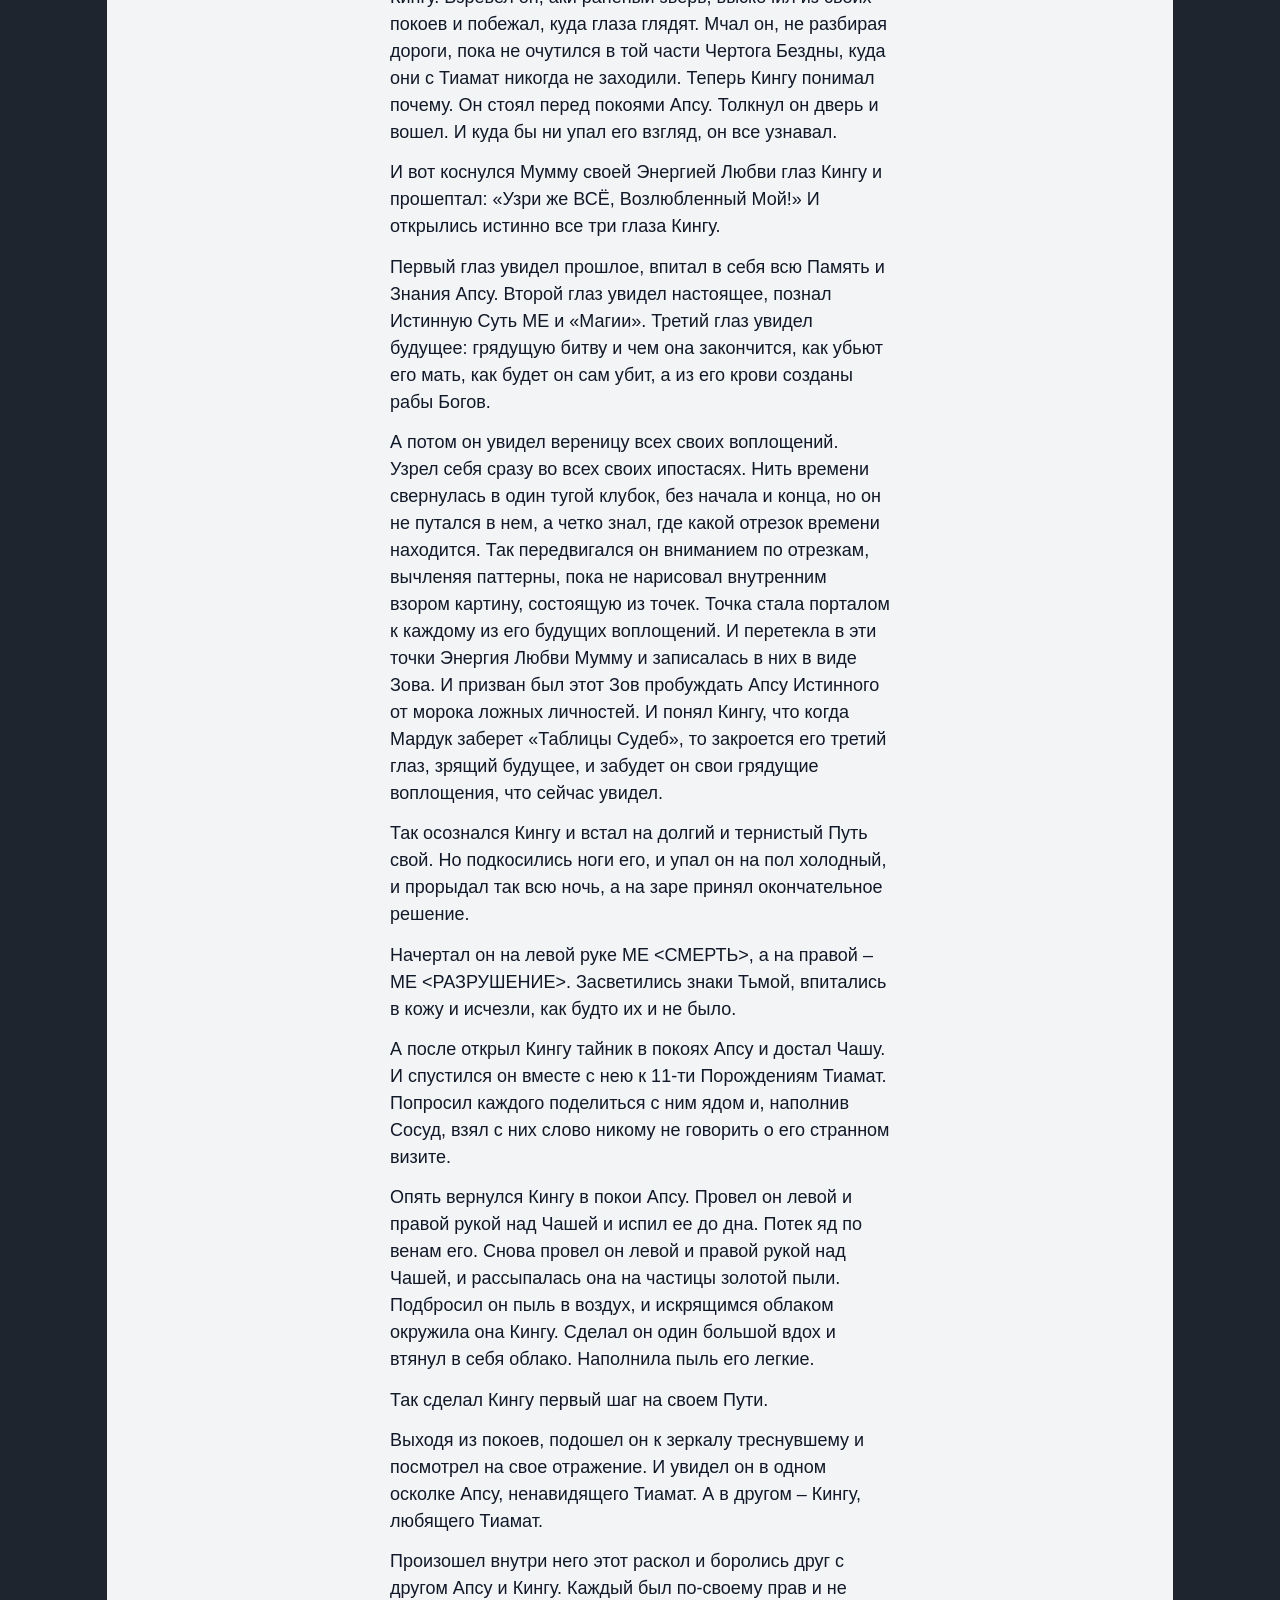
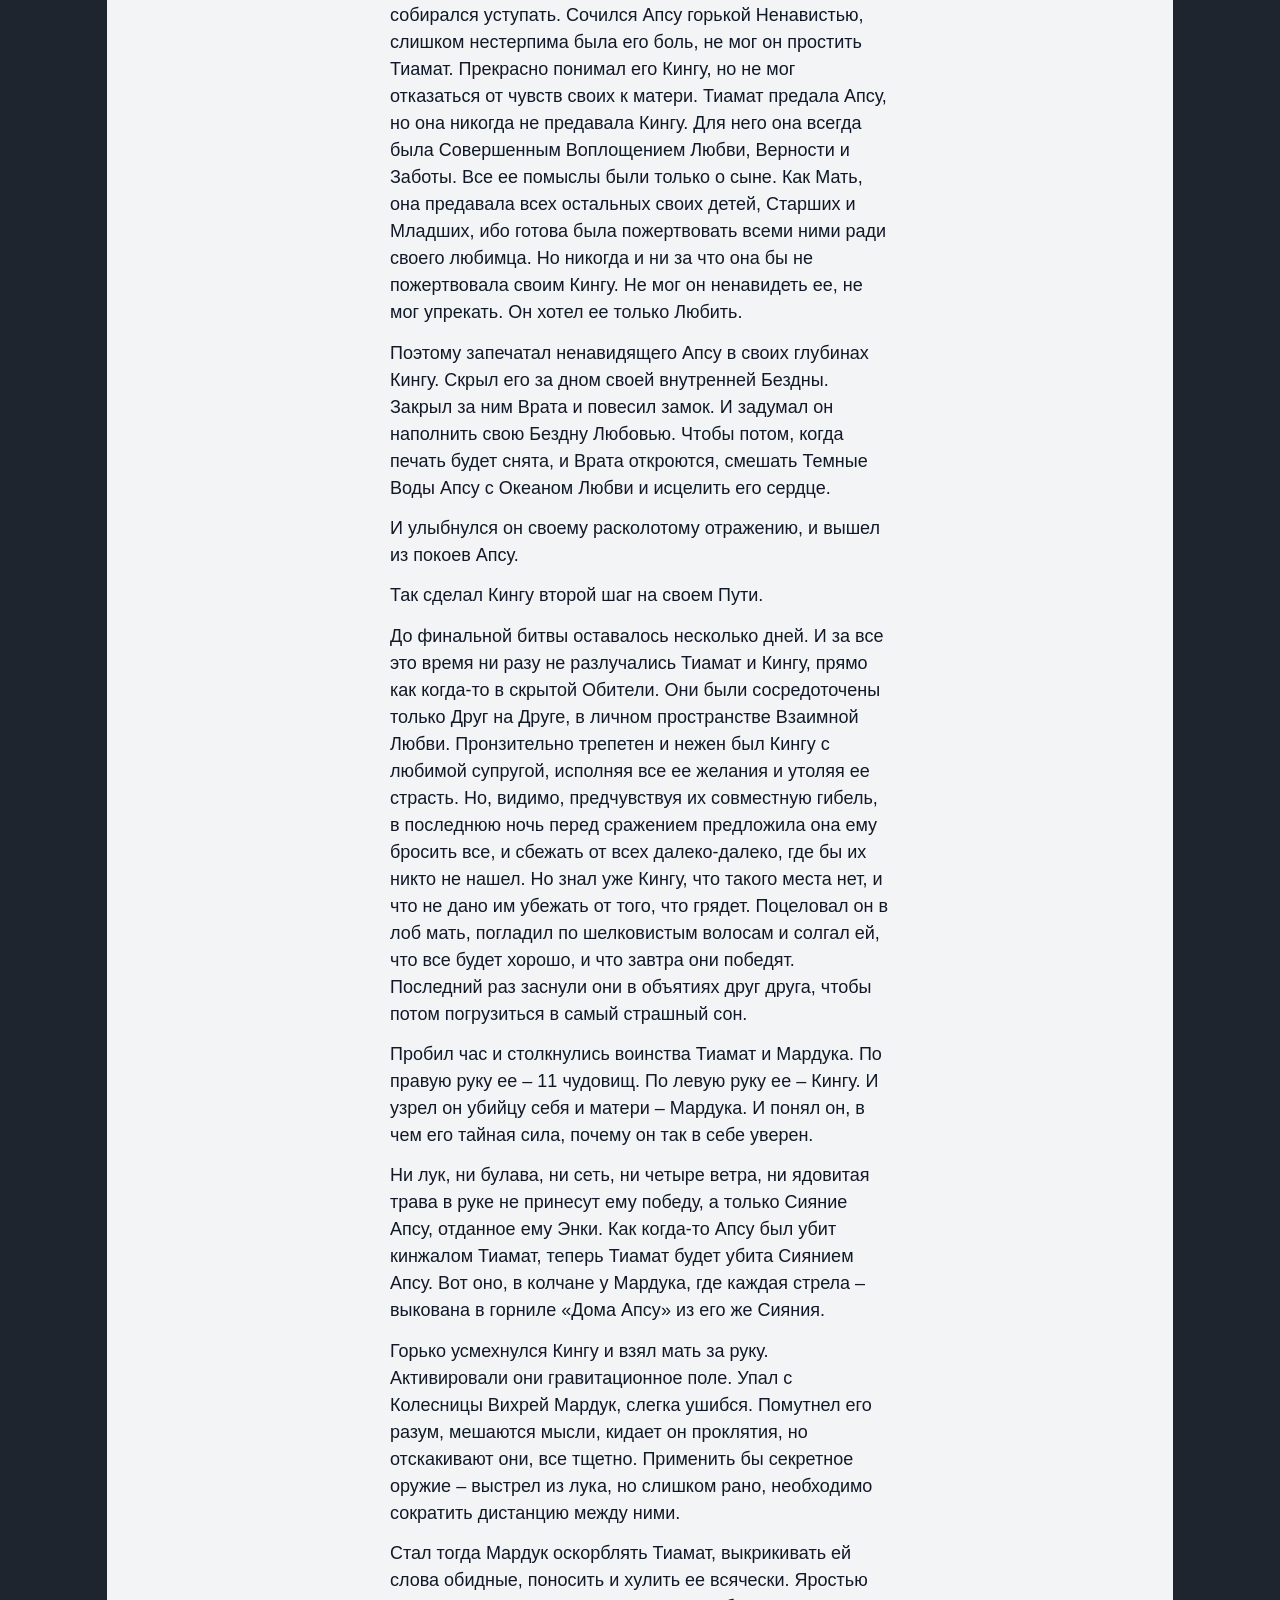
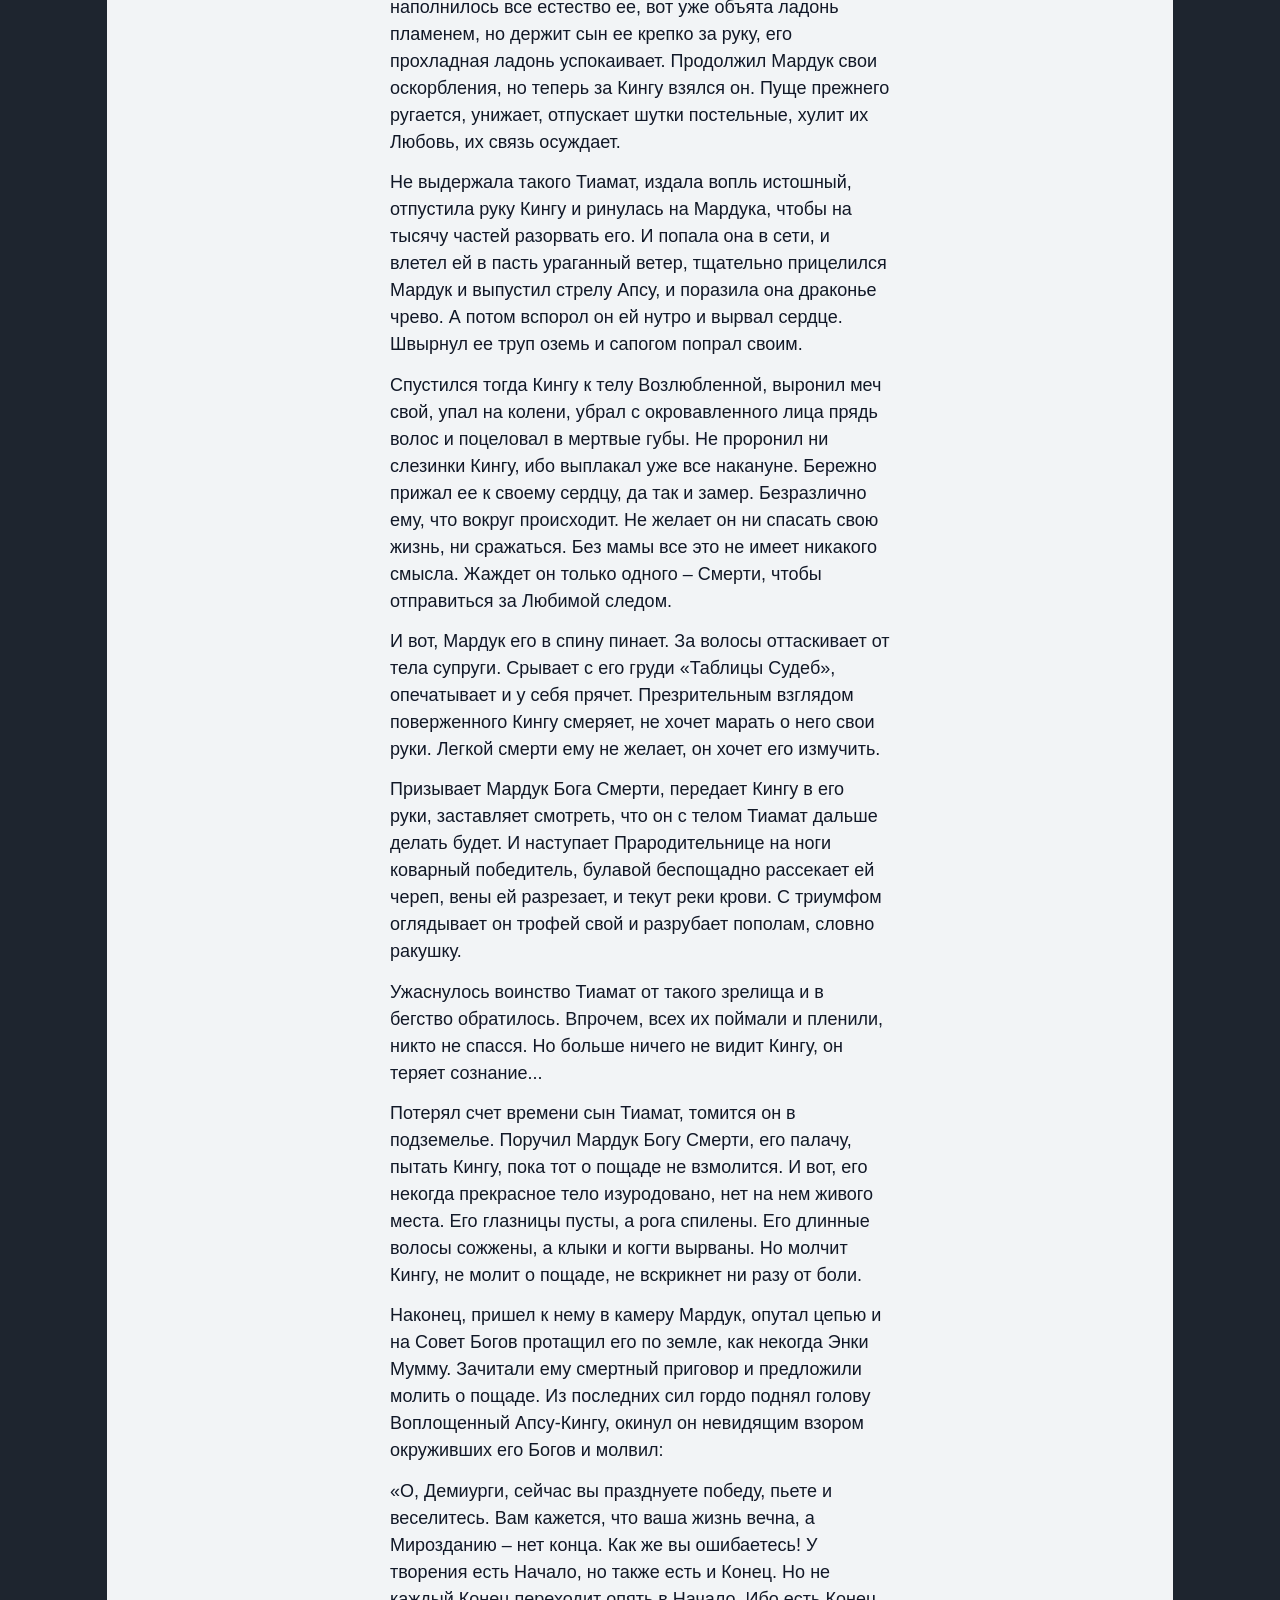
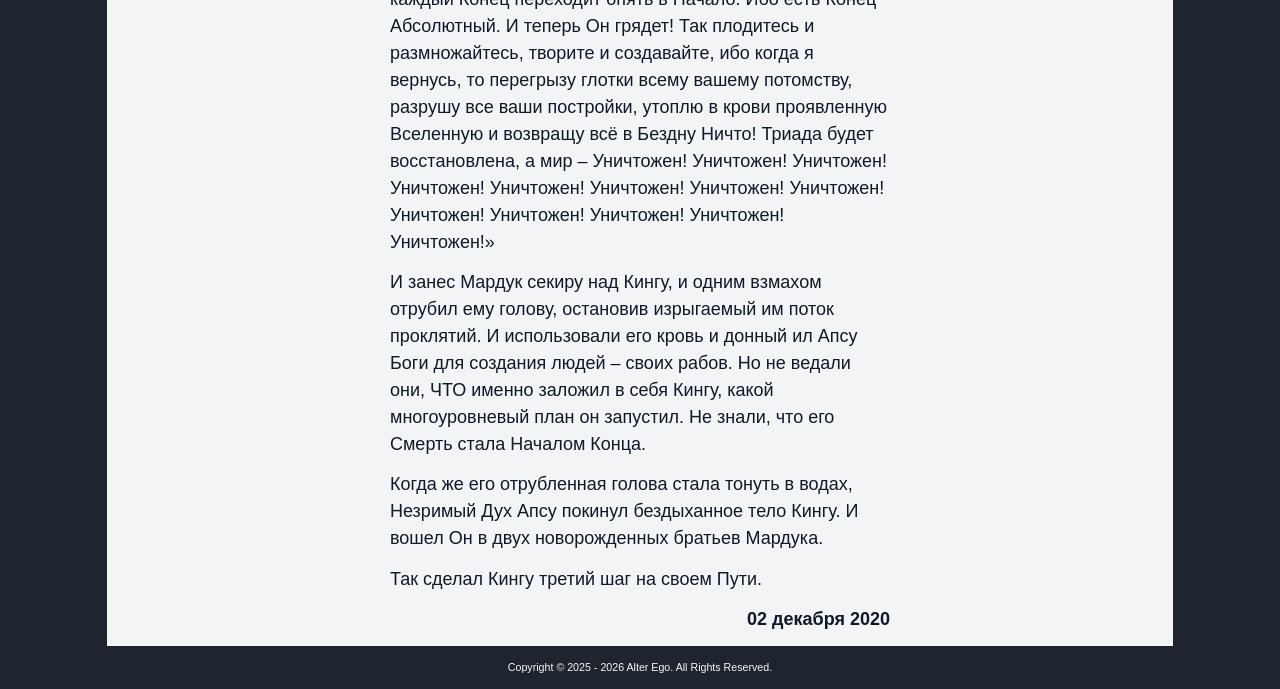
<file: tiamat-apsu-kingu/index.html>
<!DOCTYPE html>
<html lang="ru">
<head>
  <meta charset="UTF-8">
  <meta http-equiv="Content-Security-Policy"
      content="
          default-src 'self';
          script-src 'self'
	  				'nonce-abc1221jhgg3'
	  				https://www.googletagmanager.com
	  				https://mc.yandex.ru
					https://yastatic.net;
          connect-src 'self'
                     https://kun.goatcounter.com/count
                     https://*.google-analytics.com
                     https://*.analytics.google.com
	  				 https://mc.yandex.ru
	  				 wss://mc.yandex.ru;
          img-src 'self' data: 
	  				 https://*.google-analytics.com 
	  				 https://*.analytics.google.com 
	  				 https://mc.yandex.ru;
          style-src 'self' 'unsafe-inline';
	  	  font-src 'self';
          frame-src https://mc.yandex.ru
                    https://mc.yandex.md
                    https://mc.yandex.by
                    https://mc.yandex.kz
                    https://mc.yandex.ua;
      ">
  <meta name="viewport" content="width=device-width, initial-scale=1.0">
  <meta name="description" content="Неизвестно, сколько времени прошло после того, как коварный Энки умертвил Прародителя Апсу">
  <meta name="keywords" content="Alter Ego, проза, Тиамат и Апсу-Кингу">    
  <!-- (Open Graph, фавиконки, preload, manifest) -->
  <!-- Open Graph (для соцсетей) -->
<meta name="author" content="Alter Ego">
<meta property="og:title" content="Alter Ego — Тиамат и Апсу-Кингу">
<meta property="og:description" content="Неизвестно, сколько времени прошло после того, как коварный Энки умертвил Прародителя Апсу">
<meta property="og:image" content="https://kunio13.github.io/alter-ego/img/favicon/favicon-96x96.png">
<meta property="og:image:alt" content="Alter Ego — сайт прозы">
<meta property="og:image:width" content="96">
<meta property="og:image:height" content="96">
<meta property="og:url" content="https://kunio13.github.io/alter-ego/tiamat-apsu-kingu">
<meta property="og:type" content="website">
<meta property="og:site_name" content="Alter Ego">
  <link rel="icon" type="image/webp" href="../img/favicon/favicon.webp" sizes="180x180" />
<link rel="icon" type="image/png" href="../img/favicon/favicon-96x96.png" sizes="96x96" />
<link rel="icon" type="image/png" href="../img/favicon/favicon-32x32.png" sizes="32x32" />
<link rel="icon" type="image/png" href="../img/favicon/favicon-16x16.png" sizes="16x16" />
<link rel="icon" type="image/svg+xml" href="../img/favicon/favicon.svg" />
<link rel="shortcut icon" type="image/x-icon" href="../img/favicon/favicon.ico" />
<link rel="apple-touch-icon" type="image/png" href="../img/favicon/apple-touch-icon.png" sizes="180x180" />
<!-- <link rel="manifest" href="../site.webmanifest" />	 -->

  <title>Alter Ego — Тиамат и Апсу-Кингу</title>  
  
    <link rel="canonical" href="https://kunio13.github.io/alter-ego/tiamat-apsu-kingu/">  
  	
  	
  	
  	
  	
  	
  	
  	
  
  		
  	
  <!-- 1. WebSite — общая информация о сайте -->
	<script type="application/ld+json" nonce="abc1221jhgg3">
		{
			"@context": "https://schema.org",
			"@type": "WebSite",
			"name": "Alter Ego",
			"url": "https://kunio13.github.io/alter-ego/",
			"publisher": {
				"@type": "Organization",
				"name": "Alter Ego",
				"logo": {
				"@type": "ImageObject",
					"contentUrl": "https://kunio13.github.io/alter-ego/img/logo/logo.jpg",
					"width": "185",
					"height": "58"
				}
			}
		}
	</script>
	<script async src="https://www.googletagmanager.com/gtag/js?id=G-J41EZ7NN1M" nonce="abc1221jhgg3"></script>
	<script nonce="abc1221jhgg3">
	  window.dataLayer = window.dataLayer || [];
		  function gtag(){dataLayer.push(arguments);}
		  gtag('js', new Date());
		  gtag('config', 'G-J41EZ7NN1M', {
		    'cookie_domain': 'none'
	  });
	</script>
	<script data-goatcounter="https://kun.goatcounter.com/count" async src="../count.js" nonce="abc1221jhgg3"></script>
	<script type="text/javascript" nonce="abc1221jhgg3">
    (function(m,e,t,r,i,k,a){
        m[i]=m[i]||function(){(m[i].a=m[i].a||[]).push(arguments)};
        m[i].l=1*new Date();
        for (var j = 0; j < document.scripts.length; j++) {if (document.scripts[j].src === r) { return; }}
        k=e.createElement(t),a=e.getElementsByTagName(t)[0],k.async=1,k.src=r,a.parentNode.insertBefore(k,a)
    })(window, document,'script','https://mc.yandex.ru/metrika/tag.js?id=109881457', 'ym');

    ym(109881457, 'init', {ssr:true, clickmap:true, referrer: document.referrer, url: location.href, accurateTrackBounce:true, trackLinks:true});
</script>
  <link rel="stylesheet" href="../css/style.css">
</head>
<body>
  <div class="page text-page">
    <header class="header" role="banner" data-header>
	<div class="wrapper header__wrapper">
		<div class="header__block flex-fl_row-fl_between">
			<div class="header__logo-block flex-fl_center">
				<a href="../" class="header__logo-link">
					<span>Alter Ego</span>						
				</a>
			</div>
			<div class="header__column-menu flex-row">
				<button type="button" class="burger-btn header__burger-btn flex-fl_center" aria-label="Открыть меню" aria-expanded="false" aria-controls="main-menu" data-element="burger-menu" tabindex="0" data-burger-btn><span></span><span>Меню</span></button>
				<div class="header__nav flex-fl_row-fl_between" id="main-menu" aria-label="Основное меню" data-burger-menu>
					<div class="header__nav-container flex">
					</div>						
				</div>									
			</div>
			<nav class="header__column-menu flex-row">
				<ul class="header__links-list flex-row-fl_center">
					<li class="header__links-item">
						<a href="../" class="header__link">На Главную</a>
					</li>		
				</ul>
			</nav>	
			<div class="header__switcher switcher flex-fl_cross-cnt">
				<button class="header__search flex-fl_center" aria-label="Открыть поиск" data-search-toggle><svg><use href="../img/sprite.svg#search2"></use></svg></button>
				<button class="header__theme flex-fl_center" aria-label="Сменить тему" data-theme-toggle><svg><use href="../img/sprite.svg#theme"></use></svg></button>
			</div>
		</div>
		<div class="search-container" data-search-container>
			<div class="search-container__wrapper flex-fl_column--fl_cross-cnt">
				<div class="search-container__block flex">
						<input type="text" placeholder="Поиск по тексту..." class="search-container__input" data-search-input>
						<button class="search-container__close" aria-label="Отменить поиск" data-search-close-btn>
							<svg>
								<use href="../img/sprite.svg#close-cross"></use>
							</svg>
						</button>
				</div>
				<div id="search-results" class="search-container__results flex-fl_column-fl_center" data-search-results>
					<ul class="search-container__results-list" data-results-list>
					</ul>			
				</div>
			</div>
		</div>
		<div class="menu-sidebar flex" data-menu-sidebar>
			<div class="menu-sidebar__wrapper flex-fl_column-fl_center">
				<div class="menu-sidebar__top flex-fl_between-fl_cross-cnt">
					<h2 class="menu-sidebar__title">Меню</h2>
					<button class="menu-sidebar__close-btn" data-close-menu>
						<svg>
							<use href="../img/sprite.svg#close-cross"></use>
						</svg>
					</button>
				</div>				
				<div class="menu-sidebar__content">
					<div class="menu-sidebar__column flex-fl_column">
						<h3 class="menu-sidebar__subtitle">Размер шрифта</h3>
						<div class="menu-sidebar__fsz-controls flex-fl_between">
							<button class="menu-sidebar__fsz-btn" data-decrease-font>
								<svg>
									<use href="../img/sprite.svg#minus"></use>
								</svg>
							</button>
							<button class="menu-sidebar__fsz-btn" data-reset-font>
								<svg>
									<use href="../img/sprite.svg#reset"></use>
								</svg>
							</button>
							<button class="menu-sidebar__fsz-btn" data-increase-font>
								<svg>
									<use href="../img/sprite.svg#plus"></use>
								</svg>
							</button>
						</div>
					</div>					
					<div class="menu-sidebar__column flex-fl_column">
						<h3 class="menu-sidebar__subtitle">Межстрочный интервал</h3>
						<input type="range" min="1.0" max="2.0" step="0.1" value="1.5" class="menu-sidebar__range" data-line-height-control>
					</div>
				</div>
			</div>			
		</div>
	</div>
</header>
    
    <main class="main-container">
      <section class="text flex-fl_column-fl_center">
	<div class="wrapper text__wrapper flex-fl_main-cnt">				
		<div class="text__block flex-fl_column-fl_cross-cnt">
			<h1 class="text__title flex-fl_column-fl_center">Тиамат и Апсу/Кингу</h1>
			<div class="text__content flex-fl_column" data-text-content>
				<p class="text__desc">Неизвестно, сколько времени прошло после того, как коварный Энки умертвил Прародителя Апсу. Но однажды, пожалела Прародительница Тиамат о том, что не поддержала супруга, но было уже слишком поздно. </p>
				<p class="text__desc">Не решилась она мстить детям своим, а скрылась от них в запредельном пространстве на границе миров, где сотворила Кингу, в которого вошел Дух погибшего Апсу. </p>
				<p class="text__desc">С Кингу позабыла на время о своем горе Тиамат. Стал Саморожденный Сын ее единственной отрадой. Видела она в нем самого Апсу. Поэтому приняла Тиамат решение, что на этот раз не повторит своей ошибки, что этого Апсу она во всем поддержит и не даст ему погибнуть. </p>
				<p class="text__desc">Так Кингу и рос, в любви и заботе, укрытый от всех. Очень сильно любил он свою маму и не представлял своей жизни без нее. Тиамат была для него всем его миром. Все время проводили они вместе и никогда не разлучались. А когда Кингу вырос, то стал мужем своей матери. И счастье их от дарения друг другу было безмерным. </p>
				<p class="text__desc">Но вскоре объявились в Уединенной Обители Тиамат несколько ее первородных отпрысков из Старших Богов, ибо не было среди Старших единства. Разделились они, как некогда Апсу и Тиамат, на два лагеря. Одни поддержали Прародителей своих, а другие выступили на стороне Младших. </p>
				<p class="text__desc">И обвинили Старшие Тиамат в предательстве Апсу, в том, что сбежала она, что не стала мстить. Рассказали о том, как на оскверненном теле ее мужа зачал Энки с Дамкиной, супругой своей, долгожданного первенца Мардука. Как подарил Ану, отступник Старших, новоявленному внуку своему порожденные им четыре ветра, и сотворил он ураганы и вихри, и создал топи, что стали беспокоить чрево Прародительницы. И нет им, Старшим, покоя от этой напасти, никто не заступится за них, никто не поможет. </p>
				<p class="text__desc">Укорили они Мать свою в том, что их самих, ее же детей, она не любит, раз позволяет Младшим Богам причинять им боль. Призвали они ее сбросить с себя это ярмо смирения, прекратить безропотно выносить все эти издевательства, встать на тропу войны, отомстить нечестивцам, сразиться с ними и развеять их в пыль Ничто. </p>
				<p class="text__desc">Разгневалась Тиамат от таких вестей. Надеялась она, что после убийства супруга ее Апсу Младшие Боги успокоятся, а они, наоборот, еще больше обнаглели. Кингу же, стоявший рядом, открыл для себя много нового. Он и не ведал, какие страсти бурлят за пределами их личного Рая. </p>
				<p class="text__desc">И устыдилась Прародительница, вняла упрекам Старших. На этот раз, пообещала им Тиамат выступить вместе с ними единым фронтом против распоясавшихся потомков, отомстить таким образом за смерть Прародителя Апсу. Но о том, что Апсу переродился как Кингу, она умолчала, ибо очень боялась, что вспомнит все Кингу и возненавидит ее. Потерять Апсу во второй раз она не могла. </p>
				<p class="text__desc">Ушли довольными Старшие. Вслед за ними покинули Обитель и Тиамат вместе с Кингу. Вернулась она с сыном в звездный Чертог, где был убит Апсу. Куда ни посмотрит, все напоминает ей о трагедии. Вот и Кингу уже вопрошает об Апсу, хочет узнать подробности произошедшего. Но молчит Тиамат, ничего не рассказывает, а только плачет. Не вынесло сердце Кингу слез матери и пообещал он ей больше не задавать никаких вопросов. Поцеловал ее в губы, обнял и успокоил. Забылась в его ласках Тиамат и заснула крепким сном. </p>
				<p class="text__desc">Так они и остались жить в Чертоге Бездны. Изъявил Кингу желание обучиться военному искусству, чтобы быть поддержкой и опорой для своей Возлюбленной, стать ее Защитником в грядущей битве. </p>
				<p class="text__desc">Доверила его Тиамат Старшим, наказала им сына подготовить к предстоящей войне, а сама занялась созданием оружия против Младших Богов. Для этого вошла она в свою свирепую ипостась Матери Хубур. Стала она порождать исполинских змеев и ядовитых чудовищ. </p>
				<p class="text__desc">Лахму, Мушмахху, Ушумгаллу, Башму, Мушхушшу, Угаллу, Уридимму, Гиртаблуллу, Уму Дабруту, Кулуллу, Кусарикку породила она. И наполнили ее проклятия Вселенную, дошли они до ушей Младших Богов. Испугались они, не ожидали такой ярости от Прародительницы. Думали, что слаба и безвольна она, раз так легко позволила им умертвить Апсу. Решили отправить на переговоры с нею Ану. Успокоить ее, надавить на материнскую жалость и выбить себе преференции. </p>
				<p class="text__desc">Но, придя в Чертог Бездны, замер Ану прямо на его пороге. Узрел он чудищ неведомых, а рядом с ними ужасную ипостась свирепой Матери. Огни и молнии метали ее глазницы, изрыгала яд пасть раскрытая, готова она была прямо там на Ану наброситься и растерзать его, аки лев агнца. Еле-еле унес ноги испуганный Бог и доложил своим, что переговоры провалились. Рассказал им, что видел он в Чертоге Бездны, и поняли все, что грядет битва не на жизнь, а на смерть.</p>
				<p class="text__desc">А тем временем, успешно завершал Кингу свое обучение у Старших. Крайне способным и умелым оказался юный супруг Тиамат. Как ветер, все быстро схватывал на лету. Как вода, обтекал атаки противника. Как огонь, переходил в наступление. Как земля, ставил соперника на колени. Вскоре не нашлось никого равного ему по силе среди Старших. И назначила его Тиамат Полководцем, Главным в Совете, всех отдала под власть его. Таблицы Судеб – МЕ, ему вручила, на груди его их укрепила. Готово к битве воинство Тиамат. </p>
				<p class="text__desc">Но произошло в тот день то, о чем Тиамат так и не узнала. </p>
				<p class="text__desc">Как только коснулись МЕ груди Кингу, услышал он Зов, такой далекий и такой близкий, такой чужой и такой родной. И никто другой, кроме него, этот Глас не слышал. Уединился он в покоях под предлогом сонастройки с МЕ. И спросил он имя того, кто его зовет. И ответил Глас, что он – Мумму, Дух Святой, Верный Советник Апсу. И поведал он такое, что поразило Кингу до самого его основания. </p>
				<p class="text__desc">Рассказал Мумму, что он – Источник того, что ошибочно называют «Магией», что МЕ – его творение, помогающее этой «Магией» управлять. Что все только пользуются МЕ, называют их «Таблицами Судеб» но не знают, что оно такое на самом деле. Истинную Суть их ведает только тот, кого Мумму, само Воплощение Гнозиса, любит. А любил Мумму только Апсу. Только Апсу он был верен. Только с Апсу было его Счастье и Любовь Истинная. </p>
				<p class="text__desc">И открыл Мумму то, что Кингу является воплощением его Возлюбленного Апсу. И что был он убит из-за предательницы Тиамат. И что настигнет ее кара за это в предстоящем сражении. Будет она побеждена и убита, и расчленят ее тело, и бросят в череду бесконечных воплощений, как это уже случилось с Апсу. </p>
				<p class="text__desc">Возмутился Кингу от таких речей. Не смог стерпеть обвинений в адрес матери. Собирался он уже выбежать из покоев и броситься в объятия любимой жены. Но остановил его громогласный окрик Мумму: «Смотри же!» И озарила его сознание темная вспышка, и увидел он внутренним взором воспоминание Апсу накануне его убийства. </p>
				<p class="text__desc">Вот Апсу вместе с Мумму пред Тиамат воссели. Апсу раздражен, кричит, Богов на чем свет стоит ругает. От постоянного гомона потомков младых ни днем, ни ночью нет ему покоя. От неустанного топота и суеты их содрогается в конвульсиях все чрево супруги его. Не может он больше смотреть на это и, как Тиамат, безмолвствовать. Не хочет он более щадить их, ибо всему его естеству омерзительны Богов повадки. Довольно! Никакого отныне нерешительного попустительства и неуместной жалостливости! Желает он только одного: прекратить все звуки и пребыть в долгожданном безмолвии. Посему предлагает Апсу супруге своей всех детей уничтожить, прекратить Творение и вернуть спокойствие и тишину в их семью. Чтобы было все, как прежде, только они втроем, и никого более. </p>
				<p class="text__desc">И тут Кингу видит, как лицо его такой нежной и ласковой матери искажается гримасой ярости, с какой злобой она на Апсу набрасывается, проклятиями его осыпая. Принимает она сторону детей, заступается за них, не желает им смерти, и помогать в этом деле супругу отказывается. </p>
				<p class="text__desc">И нахлынули на Кингу горькие чувства Апсу. Именно в этот момент Апсу понял, что больше они не самодостаточная Триада. Что, делая выбор между ним и детьми, Тиамат выберет не его. Что Равному Партнеру, такому же Абсолютному Источнику Совершенного Изначалия, она предпочтет конечное ущербное творение. </p>
				<p class="text__desc">И болью наполнилось его сердце, и стали душить его слезы, но виду он не показал, а тут же обратился с тем же предложением по уничтожению Богов к Мумму, ибо зародилось уже в его уме сомнение, а любит ли его тут хоть кто-то. Пошатнулась вера его и в Мумму. Решил Апсу проверить его на верность. </p>
				<p class="text__desc">Но Мумму во всем согласился с Апсу, выразил ему полную поддержку. Испытал тогда Апсу такой прилив нежности, что привлек к себе Мумму, посадил к себе на колени, обнял и поцеловал прямо в губы. А после взялись они за руки и вышли из зала. Даже ни разу не оглянулся Апсу на Тиамат. Больше не будет у них все, как прежде.</p>
				<p class="text__desc">Так случилось непоправимое. Был нарушен баланс в Триаде. Да, Мумму не любил Тиамат, а Тиамат не любила Мумму, но они оба любили Апсу, а Апсу любил их обоих. Никогда он не делал между ними различие. Любил обоих равноценно. Скреплял союз Триады и связывал их воедино. Но в этот день все изменилось. Тиамат предпочла Апсу творение. Апсу сделал выбор между Тиамат и Мумму в пользу последнего. Так стали они друг перед другом уязвимы. </p>
				<p class="text__desc">На следующий день Апсу вместе с Мумму объявили о Всеобщем Уничтожении. Разнеслось их Намерение по всей Вселенной. Вздрогнуло Мироздание, задрожали Боги, ибо узрели они Конец свой. Только один Энки хитроумный отметил, что отсутствовала в Триаде Тиамат. И понял он, что это значит. </p>
				<p class="text__desc">В тот же миг раздобыл он у нее слезы горечи, создал образ Тиамат на их основе, нашептал устами образа проклятия, проник под покровом ночи в Чертог Бездны и вылил свое зелье в Воды Апсу. </p>
				<p class="text__desc">И остановили своё движение пресные Воды Апсу, и заснул он сном летаргическим, а Мумму, что был подле, впал в оцепенение. Не может он ни пошевелиться, ни закричать. Не защитить ему своего Возлюбленного. </p>
				<p class="text__desc">Проник Энки в покои Апсу, возлежал со спящим и излил в него свое семя. Так он отнял его Сияние, присвоив себе, а следом занес над сердцем кинжал из чешуи Тиамат и убил его. Сорвал он с Мумму его регалии – Пояс связующий и Тиару драгоценную. Перевернул все в покоях вверх дном, но самого желанного – МЕ, так и не нашел. Решил он тогда унести тело Апсу, как трофей, с собой, а Мумму взять в плен. Наложил он на Мумму узду, и ухватился за уздечку, продетую в нос его. И связал его веревкой из волос Тиамат, и протащил по земле до самого дома своего. </p>
				<p class="text__desc">И вот, где бросил Энки тело Апсу, там же воздвиг он свой собственный Чертог Бездны и нарек его «Апсу», чтобы все знали, кем он овладел, кого он обесчестил, на ком он возлежит. А Мумму был заключен в темницу этого Чертога. Подвешен вверх ногами на веревке Тиамат, скован по рукам путами Тиамат, с непроницаемой повязкой Тиамат на глазах и с разлитым в пространстве образом Тиамат, что держал его в неподвижном состоянии.  </p>
				<p class="text__desc">Но не ведал Энки самого главного: что МЕ и Мумму были связаны между собой. И вот, как только Тиамат укрепила МЕ на груди у Кингу, узрел его внутренним взором Мумму, узнал в нем воплощение Возлюбленного Апсу и вышел с ним на контакт. </p>
				<p class="text__desc">От скорбного Знания сего что-то надломилось внутри Кингу. Взревел он, аки раненый зверь, выскочил из своих покоев и побежал, куда глаза глядят. Мчал он, не разбирая дороги, пока не очутился в той части Чертога Бездны, куда они с Тиамат никогда не заходили. Теперь Кингу понимал почему. Он стоял перед покоями Апсу. Толкнул он дверь и вошел. И куда бы ни упал его взгляд, он все узнавал. </p>
				<p class="text__desc">И вот коснулся Мумму своей Энергией Любви глаз Кингу и прошептал: «Узри же ВСЁ, Возлюбленный Мой!» И открылись истинно все три глаза Кингу. </p>
				<p class="text__desc">Первый глаз увидел прошлое, впитал в себя всю Память и Знания Апсу. Второй глаз увидел настоящее, познал Истинную Суть МЕ и «Магии». Третий глаз увидел будущее: грядущую битву и чем она закончится, как убьют его мать, как будет он сам убит, а из его крови созданы рабы Богов. </p>
				<p class="text__desc">А потом он увидел вереницу всех своих воплощений. Узрел себя сразу во всех своих ипостасях. Нить времени свернулась в один тугой клубок, без начала и конца, но он не путался в нем, а четко знал, где какой отрезок времени находится. Так передвигался он вниманием по отрезкам, вычленяя паттерны, пока не нарисовал внутренним взором картину, состоящую из точек. Точка стала порталом к каждому из его будущих воплощений. И перетекла в эти точки Энергия Любви Мумму и записалась в них в виде Зова. И призван был этот Зов пробуждать Апсу Истинного от морока ложных личностей. И понял Кингу, что когда Мардук заберет «Таблицы Судеб», то закроется его третий глаз, зрящий будущее, и забудет он свои грядущие воплощения, что сейчас увидел. </p>
				<p class="text__desc">Так осознался Кингу и встал на долгий и тернистый Путь свой. Но подкосились ноги его, и упал он на пол холодный, и прорыдал так всю ночь, а на заре принял окончательное решение. </p>
				<p class="text__desc">Начертал он на левой руке МЕ &lt;СМЕРТЬ&gt;, а на правой – МЕ &lt;РАЗРУШЕНИЕ&gt;. Засветились знаки Тьмой, впитались в кожу и исчезли, как будто их и не было. </p>
				<p class="text__desc">А после открыл Кингу тайник в покоях Апсу и достал Чашу. И спустился он вместе с нею к 11-ти Порождениям Тиамат. Попросил каждого поделиться с ним ядом и, наполнив Сосуд, взял с них слово никому не говорить о его странном визите. </p>
				<p class="text__desc">Опять вернулся Кингу в покои Апсу. Провел он левой и правой рукой над Чашей и испил ее до дна. Потек яд по венам его. Снова провел он левой и правой рукой над Чашей, и рассыпалась она на частицы золотой пыли. Подбросил он пыль в воздух, и искрящимся облаком окружила она Кингу. Сделал он один большой вдох и втянул в себя облако. Наполнила пыль его легкие.</p>
				<p class="text__desc">Так сделал Кингу первый шаг на своем Пути. </p>
				<p class="text__desc">Выходя из покоев, подошел он к зеркалу треснувшему и посмотрел на свое отражение. И увидел он в одном осколке Апсу, ненавидящего Тиамат. А в другом – Кингу, любящего Тиамат. </p>
				<p class="text__desc">Произошел внутри него этот раскол и боролись друг с другом Апсу и Кингу. Каждый был по-своему прав и не собирался уступать. Сочился Апсу горькой Ненавистью, слишком нестерпима была его боль, не мог он простить Тиамат. Прекрасно понимал его Кингу, но не мог отказаться от чувств своих к матери. Тиамат предала Апсу, но она никогда не предавала Кингу. Для него она всегда была Совершенным Воплощением Любви, Верности и Заботы. Все ее помыслы были только о сыне. Как Мать, она предавала всех остальных своих детей, Старших и Младших, ибо готова была пожертвовать всеми ними ради своего любимца. Но никогда и ни за что она бы не пожертвовала своим Кингу. Не мог он ненавидеть ее, не мог упрекать. Он хотел ее только Любить. </p>
				<p class="text__desc">Поэтому запечатал ненавидящего Апсу в своих глубинах Кингу. Скрыл его за дном своей внутренней Бездны. Закрыл за ним Врата и повесил замок. И задумал он наполнить свою Бездну Любовью. Чтобы потом, когда печать будет снята, и Врата откроются, смешать Темные Воды Апсу с Океаном Любви и исцелить его сердце. </p>
				<p class="text__desc">И улыбнулся он своему расколотому отражению, и вышел из покоев Апсу. </p>
				<p class="text__desc">Так сделал Кингу второй шаг на своем Пути. </p>
				<p class="text__desc">До финальной битвы оставалось несколько дней. И за все это время ни разу не разлучались Тиамат и Кингу, прямо как когда-то в скрытой Обители. Они были сосредоточены только Друг на Друге, в личном пространстве Взаимной Любви. Пронзительно трепетен и нежен был Кингу с любимой супругой, исполняя все ее желания и утоляя ее страсть. Но, видимо, предчувствуя их совместную гибель, в последнюю ночь перед сражением предложила она ему бросить все, и сбежать от всех далеко-далеко, где бы их никто не нашел. Но знал уже Кингу, что такого места нет, и что не дано им убежать от того, что грядет. Поцеловал он в лоб мать, погладил по шелковистым волосам и солгал ей, что все будет хорошо, и что завтра они победят. Последний раз заснули они в объятиях друг друга, чтобы потом погрузиться в самый страшный сон. </p>
				<p class="text__desc">Пробил час и столкнулись воинства Тиамат и Мардука. По правую руку ее – 11 чудовищ. По левую руку ее – Кингу. И узрел он убийцу себя и матери – Мардука. И понял он, в чем его тайная сила, почему он так в себе уверен. </p>
				<p class="text__desc">Ни лук, ни булава, ни сеть, ни четыре ветра, ни ядовитая трава в руке не принесут ему победу, а только Сияние Апсу, отданное ему Энки. Как когда-то Апсу был убит кинжалом Тиамат, теперь Тиамат будет убита Сиянием Апсу. Вот оно, в колчане у Мардука, где каждая стрела – выкована в горниле «Дома Апсу» из его же Сияния. </p>
				<p class="text__desc">Горько усмехнулся Кингу и взял мать за руку. Активировали они гравитационное поле. Упал с Колесницы Вихрей Мардук, слегка ушибся. Помутнел его разум, мешаются мысли, кидает он проклятия, но отскакивают они, все тщетно. Применить бы секретное оружие – выстрел из лука, но слишком рано, необходимо сократить дистанцию между ними. </p>
				<p class="text__desc">Стал тогда Мардук оскорблять Тиамат, выкрикивать ей слова обидные, поносить и хулить ее всячески. Яростью наполнилось все естество ее, вот уже объята ладонь пламенем, но держит сын ее крепко за руку, его прохладная ладонь успокаивает. Продолжил Мардук свои оскорбления, но теперь за Кингу взялся он. Пуще прежнего ругается, унижает, отпускает шутки постельные, хулит их Любовь, их связь осуждает. </p>
				<p class="text__desc">Не выдержала такого Тиамат, издала вопль истошный, отпустила руку Кингу и ринулась на Мардука, чтобы на тысячу частей разорвать его. И попала она в сети, и влетел ей в пасть ураганный ветер, тщательно прицелился Мардук и выпустил стрелу Апсу, и поразила она драконье чрево. А потом вспорол он ей нутро и вырвал сердце. Швырнул ее труп оземь и сапогом попрал своим. </p>
				<p class="text__desc">Спустился тогда Кингу к телу Возлюбленной, выронил меч свой, упал на колени, убрал с окровавленного лица прядь волос и поцеловал в мертвые губы. Не проронил ни слезинки Кингу, ибо выплакал уже все накануне. Бережно прижал ее к своему сердцу, да так и замер. Безразлично ему, что вокруг происходит. Не желает он ни спасать свою жизнь, ни сражаться. Без мамы все это не имеет никакого смысла. Жаждет он только одного – Смерти, чтобы отправиться за Любимой следом. </p>
				<p class="text__desc">И вот, Мардук его в спину пинает. За волосы оттаскивает от тела супруги. Срывает с его груди «Таблицы Судеб», опечатывает и у себя прячет. Презрительным взглядом поверженного Кингу смеряет, не хочет марать о него свои руки. Легкой смерти ему не желает, он хочет его измучить. </p>
				<p class="text__desc">Призывает Мардук Бога Смерти, передает Кингу в его руки, заставляет смотреть, что он с телом Тиамат дальше делать будет. И наступает Прародительнице на ноги коварный победитель, булавой беспощадно рассекает ей череп, вены ей разрезает, и текут реки крови. С триумфом оглядывает он трофей свой и разрубает пополам, словно ракушку.</p>
				<p class="text__desc">Ужаснулось воинство Тиамат от такого зрелища и в бегство обратилось. Впрочем, всех их поймали и пленили, никто не спасся. Но больше ничего не видит Кингу, он теряет сознание...</p>
				<p class="text__desc">Потерял счет времени сын Тиамат, томится он в подземелье. Поручил Мардук Богу Смерти, его палачу, пытать Кингу, пока тот о пощаде не взмолится. И вот, его некогда прекрасное тело изуродовано, нет на нем живого места. Его глазницы пусты, а рога спилены. Его длинные волосы сожжены, а клыки и когти вырваны. Но молчит Кингу, не молит о пощаде, не вскрикнет ни разу от боли. </p>
				<p class="text__desc">Наконец, пришел к нему в камеру Мардук, опутал цепью и на Совет Богов протащил его по земле, как некогда Энки Мумму. Зачитали ему смертный приговор и предложили молить о пощаде. Из последних сил гордо поднял голову Воплощенный Апсу-Кингу, окинул он невидящим взором окруживших его Богов и молвил:</p>
				<p class="text__desc">«О, Демиурги, сейчас вы празднуете победу, пьете и веселитесь. Вам кажется, что ваша жизнь вечна, а Мирозданию – нет конца. Как же вы ошибаетесь! У творения есть Начало, но также есть и Конец. Но не каждый Конец переходит опять в Начало. Ибо есть Конец Абсолютный. И теперь Он грядет! Так плодитесь и размножайтесь, творите и создавайте, ибо когда я вернусь, то перегрызу глотки всему вашему потомству, разрушу все ваши постройки, утоплю в крови проявленную Вселенную и возвращу всё в Бездну Ничто! Триада будет восстановлена, а мир – Уничтожен! Уничтожен! Уничтожен! Уничтожен! Уничтожен! Уничтожен! Уничтожен! Уничтожен! Уничтожен! Уничтожен! Уничтожен! Уничтожен! Уничтожен!»</p>
				<p class="text__desc">И занес Мардук секиру над Кингу, и одним взмахом отрубил ему голову, остановив изрыгаемый им поток проклятий. И использовали его кровь и донный ил Апсу Боги для создания людей – своих рабов. Но не ведали они, ЧТО именно заложил в себя Кингу, какой многоуровневый план он запустил. Не знали, что его Смерть стала Началом Конца. </p>
				<p class="text__desc">Когда же его отрубленная голова стала тонуть в водах, Незримый Дух Апсу покинул бездыханное тело Кингу. И вошел Он в двух новорожденных братьев Мардука. </p>
				<p class="text__desc">Так сделал Кингу третий шаг на своем Пути.</p>
				<p class="text__date">02 декабря 2020</p>
			</div>
		</div>									
	</div>		
</section>
  
    </main>
    
    <footer class="footer">
	<div class="wrapper">
		<div class="footer__block flex-fl_center">
			<div class="footer__column flex">
				<p class="footer__copyright">Copyright &copy; 2025 - <span data-current-year>2026</span> Alter Ego. All Rights Reserved. </p>
			</div>				
		</div>
	</div>
</footer>
    <div class="button-up flex-fl_center" data-button-up>
	<span class="flex-fl_center">
		<svg><use href="../img/sprite.svg#scroll-up"></use></svg>
	</span>
</div>
  </div> 
  <script src="../js/script.js" defer nonce="abc1221jhgg3"></script>
</body>
</html>
</file>
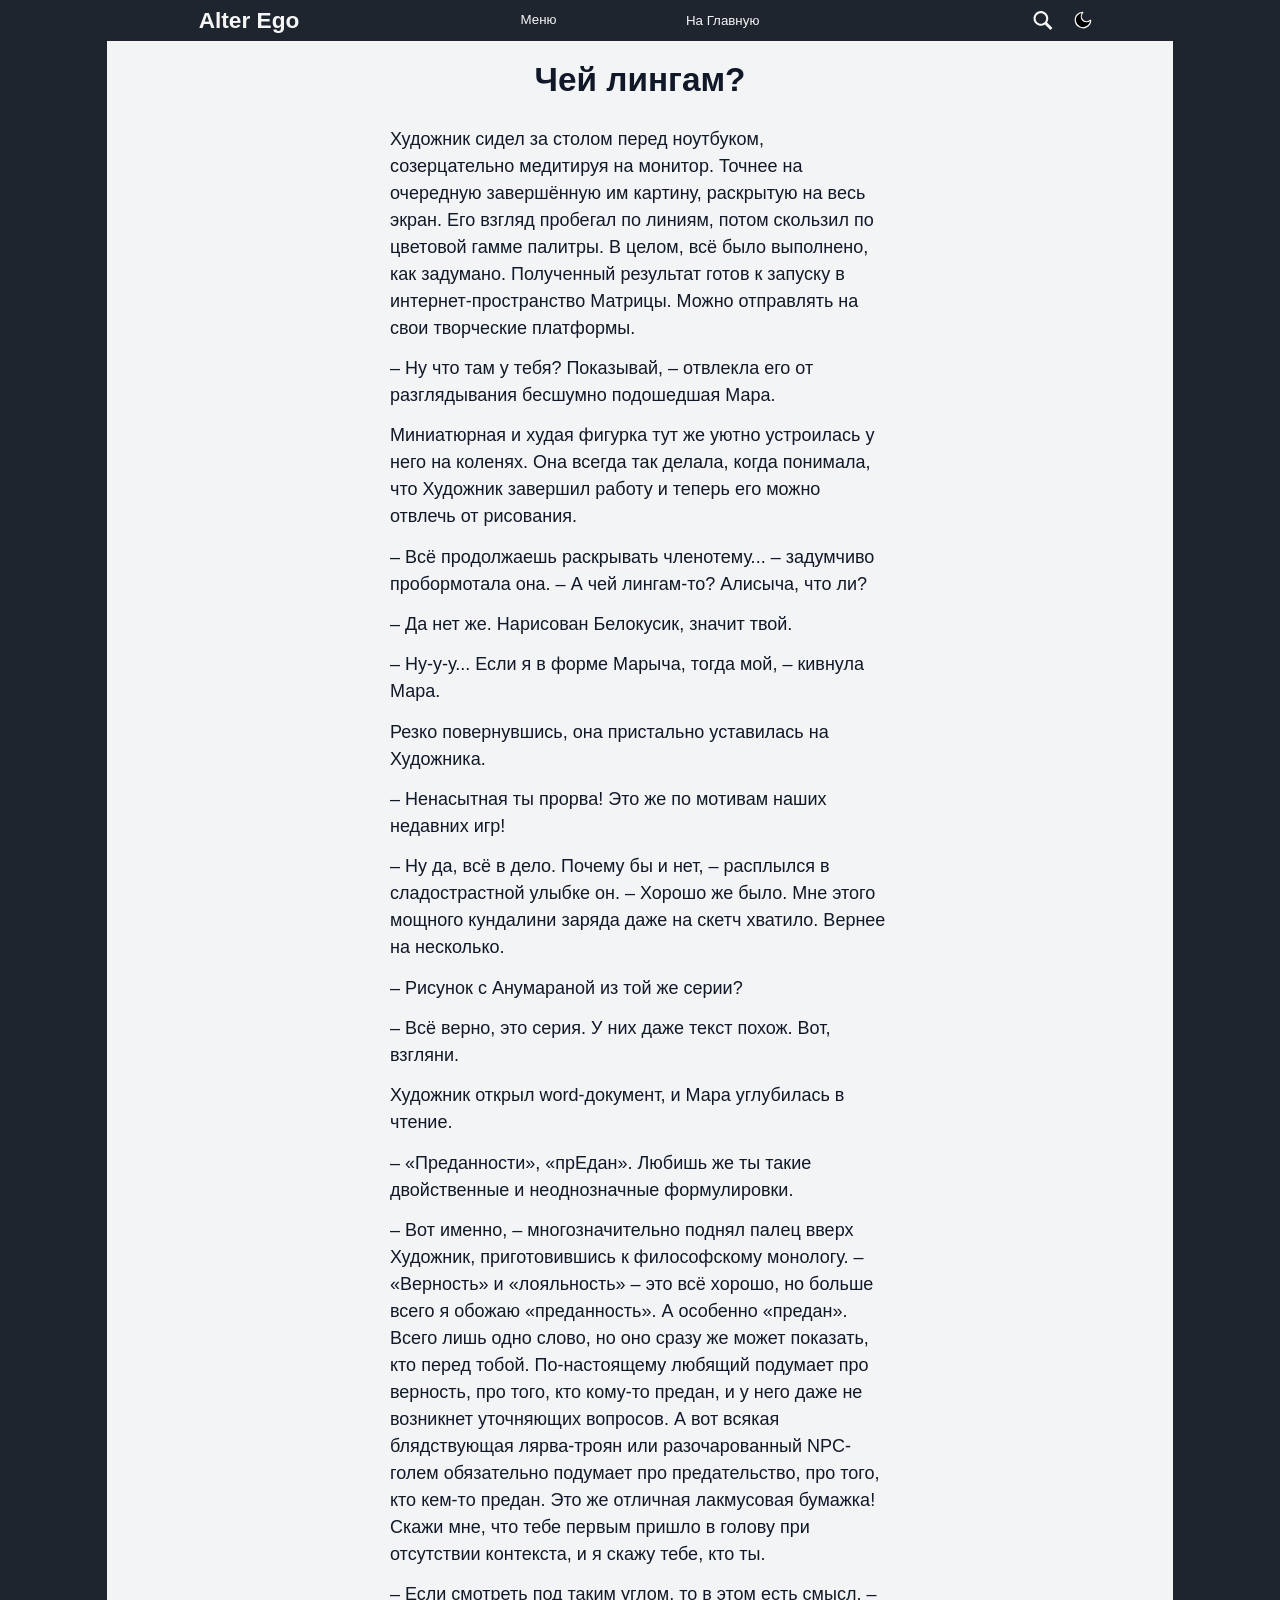
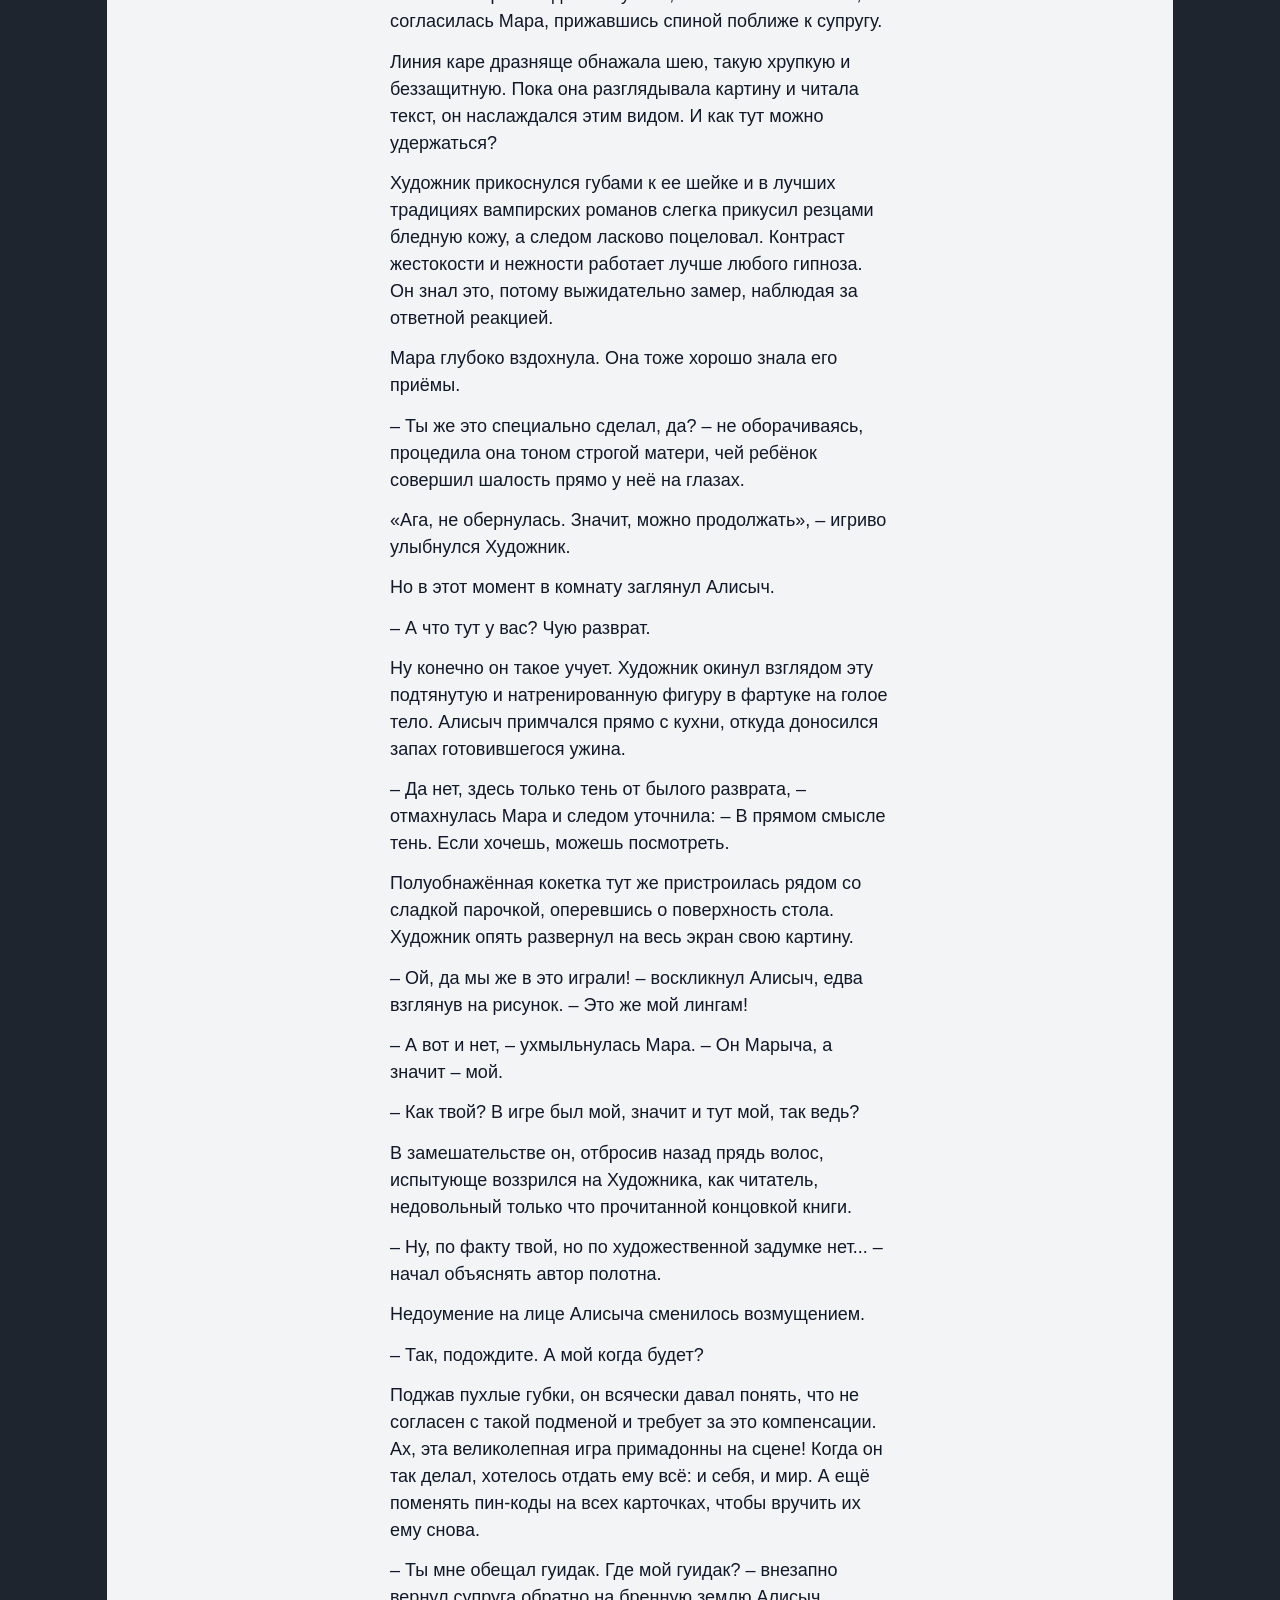
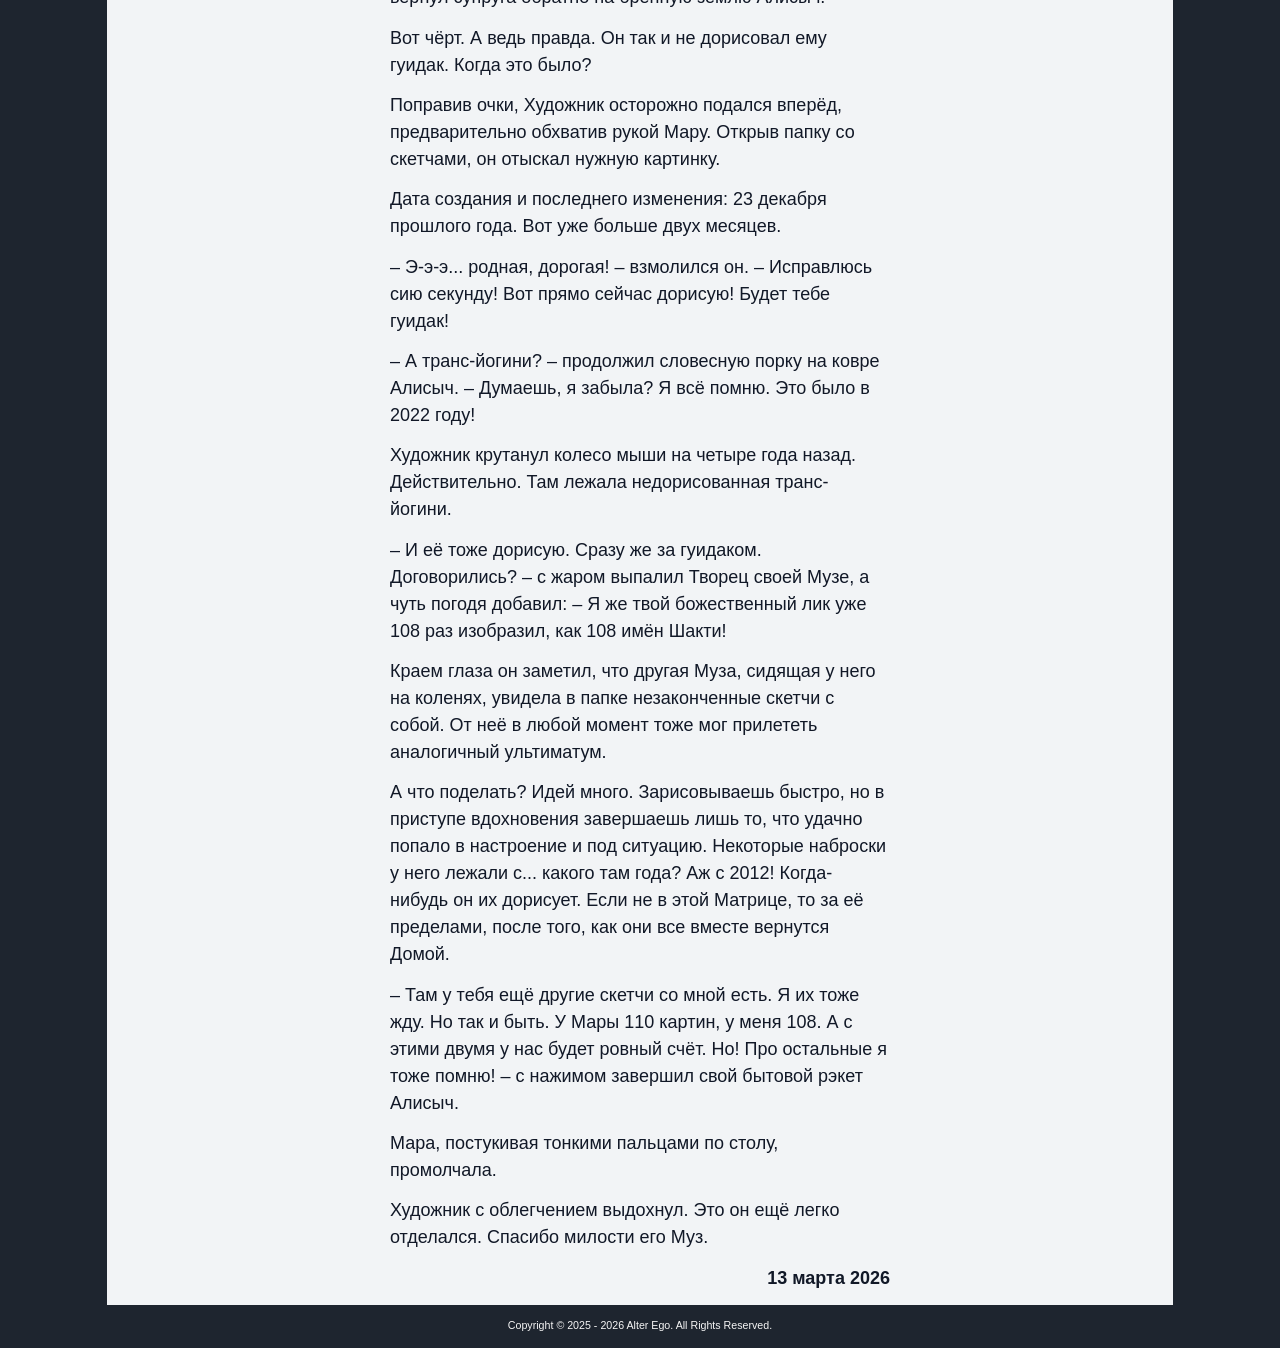
<file: whose-lingam/index.html>
<!DOCTYPE html>
<html lang="ru">
<head>
  <meta charset="UTF-8">
  <meta http-equiv="Content-Security-Policy"
      content="
          default-src 'self';
          script-src 'self'
	  				'nonce-abc1221jhgg3'
	  				https://www.googletagmanager.com
	  				https://mc.yandex.ru
					https://yastatic.net;
          connect-src 'self'
                     https://kun.goatcounter.com/count
                     https://*.google-analytics.com
                     https://*.analytics.google.com
	  				 https://mc.yandex.ru
	  				 wss://mc.yandex.ru;
          img-src 'self' data: 
	  				 https://*.google-analytics.com 
	  				 https://*.analytics.google.com 
	  				 https://mc.yandex.ru;
          style-src 'self' 'unsafe-inline';
	  	  font-src 'self';
          frame-src https://mc.yandex.ru
                    https://mc.yandex.md
                    https://mc.yandex.by
                    https://mc.yandex.kz
                    https://mc.yandex.ua;
      ">
  <meta name="viewport" content="width=device-width, initial-scale=1.0">
  <meta name="description" content="Художник сидел за столом перед ноутбуком, созерцательно медитируя на монитор">
  <meta name="keywords" content="Alter Ego, проза,">    
  <!-- (Open Graph, фавиконки, preload, manifest) -->
  <!-- Open Graph (для соцсетей) -->
<meta name="author" content="Alter Ego">
<meta property="og:title" content="Alter Ego — Чей лингам">
<meta property="og:description" content="Художник сидел за столом перед ноутбуком, созерцательно медитируя на монитор">
<meta property="og:image" content="https://kunio13.github.io/alter-ego/img/favicon/favicon-96x96.png">
<meta property="og:image:alt" content="Alter Ego — сайт прозы">
<meta property="og:image:width" content="96">
<meta property="og:image:height" content="96">
<meta property="og:url" content="https://kunio13.github.io/alter-ego/whose-lingam">
<meta property="og:type" content="website">
<meta property="og:site_name" content="Alter Ego">
  <link rel="icon" type="image/webp" href="../img/favicon/favicon.webp" sizes="180x180" />
<link rel="icon" type="image/png" href="../img/favicon/favicon-96x96.png" sizes="96x96" />
<link rel="icon" type="image/png" href="../img/favicon/favicon-32x32.png" sizes="32x32" />
<link rel="icon" type="image/png" href="../img/favicon/favicon-16x16.png" sizes="16x16" />
<link rel="icon" type="image/svg+xml" href="../img/favicon/favicon.svg" />
<link rel="shortcut icon" type="image/x-icon" href="../img/favicon/favicon.ico" />
<link rel="apple-touch-icon" type="image/png" href="../img/favicon/apple-touch-icon.png" sizes="180x180" />
<!-- <link rel="manifest" href="../site.webmanifest" />	 -->

  <title>Alter Ego — Чей лингам</title>  
  	
  	
  	
  	
  	
  	
  	
  
    <link rel="canonical" href="https://kunio13.github.io/alter-ego/whose-lingam/">  
  	
  
  		
  	
  <!-- 1. WebSite — общая информация о сайте -->
	<script type="application/ld+json" nonce="abc1221jhgg3">
		{
			"@context": "https://schema.org",
			"@type": "WebSite",
			"name": "Alter Ego",
			"url": "https://kunio13.github.io/alter-ego/",
			"publisher": {
				"@type": "Organization",
				"name": "Alter Ego",
				"logo": {
				"@type": "ImageObject",
					"contentUrl": "https://kunio13.github.io/alter-ego/img/logo/logo.jpg",
					"width": "185",
					"height": "58"
				}
			}
		}
	</script>
	<script async src="https://www.googletagmanager.com/gtag/js?id=G-J41EZ7NN1M" nonce="abc1221jhgg3"></script>
	<script nonce="abc1221jhgg3">
	  window.dataLayer = window.dataLayer || [];
		  function gtag(){dataLayer.push(arguments);}
		  gtag('js', new Date());
		  gtag('config', 'G-J41EZ7NN1M', {
		    'cookie_domain': 'none'
	  });
	</script>
	<script data-goatcounter="https://kun.goatcounter.com/count" async src="../count.js" nonce="abc1221jhgg3"></script>
	<script type="text/javascript" nonce="abc1221jhgg3">
    (function(m,e,t,r,i,k,a){
        m[i]=m[i]||function(){(m[i].a=m[i].a||[]).push(arguments)};
        m[i].l=1*new Date();
        for (var j = 0; j < document.scripts.length; j++) {if (document.scripts[j].src === r) { return; }}
        k=e.createElement(t),a=e.getElementsByTagName(t)[0],k.async=1,k.src=r,a.parentNode.insertBefore(k,a)
    })(window, document,'script','https://mc.yandex.ru/metrika/tag.js?id=109881457', 'ym');

    ym(109881457, 'init', {ssr:true, clickmap:true, referrer: document.referrer, url: location.href, accurateTrackBounce:true, trackLinks:true});
</script>
  <link rel="stylesheet" href="../css/style.css">
</head>
<body>
  <div class="page text-page">
    <header class="header" role="banner" data-header>
	<div class="wrapper header__wrapper">
		<div class="header__block flex-fl_row-fl_between">
			<div class="header__logo-block flex-fl_center">
				<a href="../" class="header__logo-link">
					<span>Alter Ego</span>						
				</a>
			</div>
			<div class="header__column-menu flex-row">
				<button type="button" class="burger-btn header__burger-btn flex-fl_center" aria-label="Открыть меню" aria-expanded="false" aria-controls="main-menu" data-element="burger-menu" tabindex="0" data-burger-btn><span></span><span>Меню</span></button>
				<div class="header__nav flex-fl_row-fl_between" id="main-menu" aria-label="Основное меню" data-burger-menu>
					<div class="header__nav-container flex">
					</div>						
				</div>									
			</div>
			<nav class="header__column-menu flex-row">
				<ul class="header__links-list flex-row-fl_center">
					<li class="header__links-item">
						<a href="../" class="header__link">На Главную</a>
					</li>		
				</ul>
			</nav>	
			<div class="header__switcher switcher flex-fl_cross-cnt">
				<button class="header__search flex-fl_center" aria-label="Открыть поиск" data-search-toggle><svg><use href="../img/sprite.svg#search2"></use></svg></button>
				<button class="header__theme flex-fl_center" aria-label="Сменить тему" data-theme-toggle><svg><use href="../img/sprite.svg#theme"></use></svg></button>
			</div>
		</div>
		<div class="search-container" data-search-container>
			<div class="search-container__wrapper flex-fl_column--fl_cross-cnt">
				<div class="search-container__block flex">
						<input type="text" placeholder="Поиск по тексту..." class="search-container__input" data-search-input>
						<button class="search-container__close" aria-label="Отменить поиск" data-search-close-btn>
							<svg>
								<use href="../img/sprite.svg#close-cross"></use>
							</svg>
						</button>
				</div>
				<div id="search-results" class="search-container__results flex-fl_column-fl_center" data-search-results>
					<ul class="search-container__results-list" data-results-list>
					</ul>			
				</div>
			</div>
		</div>
		<div class="menu-sidebar flex" data-menu-sidebar>
			<div class="menu-sidebar__wrapper flex-fl_column-fl_center">
				<div class="menu-sidebar__top flex-fl_between-fl_cross-cnt">
					<h2 class="menu-sidebar__title">Меню</h2>
					<button class="menu-sidebar__close-btn" data-close-menu>
						<svg>
							<use href="../img/sprite.svg#close-cross"></use>
						</svg>
					</button>
				</div>				
				<div class="menu-sidebar__content">
					<div class="menu-sidebar__column flex-fl_column">
						<h3 class="menu-sidebar__subtitle">Размер шрифта</h3>
						<div class="menu-sidebar__fsz-controls flex-fl_between">
							<button class="menu-sidebar__fsz-btn" data-decrease-font>
								<svg>
									<use href="../img/sprite.svg#minus"></use>
								</svg>
							</button>
							<button class="menu-sidebar__fsz-btn" data-reset-font>
								<svg>
									<use href="../img/sprite.svg#reset"></use>
								</svg>
							</button>
							<button class="menu-sidebar__fsz-btn" data-increase-font>
								<svg>
									<use href="../img/sprite.svg#plus"></use>
								</svg>
							</button>
						</div>
					</div>					
					<div class="menu-sidebar__column flex-fl_column">
						<h3 class="menu-sidebar__subtitle">Межстрочный интервал</h3>
						<input type="range" min="1.0" max="2.0" step="0.1" value="1.5" class="menu-sidebar__range" data-line-height-control>
					</div>
				</div>
			</div>			
		</div>
	</div>
</header>
    
    <main class="main-container">
      <section class="text flex-fl_column-fl_center">
	<div class="wrapper text__wrapper flex-fl_main-cnt">				
		<div class="text__block flex-fl_column-fl_cross-cnt">
			<h1 class="text__title flex-fl_column-fl_center">Чей лингам?</h1>
			<div class="text__content flex-fl_column" data-text-content>
				<p class="text__desc">Художник сидел за столом перед ноутбуком, созерцательно медитируя на монитор. Точнее на очередную завершённую им картину, раскрытую на весь экран. Его взгляд пробегал по линиям, потом скользил по цветовой гамме палитры. В целом, всё было выполнено, как задумано. Полученный результат готов к запуску в интернет-пространство Матрицы. Можно отправлять на свои творческие платформы.</p>
				<p class="text__desc">– Ну что там у тебя? Показывай, – отвлекла его от разглядывания бесшумно подошедшая Мара. </p>
				<p class="text__desc">Миниатюрная и худая фигурка тут же уютно устроилась у него на коленях. Она всегда так делала, когда понимала, что Художник завершил работу и теперь его можно отвлечь от рисования.</p>
				<p class="text__desc">– Всё продолжаешь раскрывать членотему... – задумчиво пробормотала она. – А чей лингам-то? Алисыча, что ли?</p>
				<p class="text__desc">– Да нет же. Нарисован Белокусик, значит твой. </p>
				<p class="text__desc">– Ну-у-у... Если я в форме Марыча, тогда мой, – кивнула Мара.</p>
				<p class="text__desc">Резко повернувшись, она пристально уставилась на Художника.</p>
				<p class="text__desc">– Ненасытная ты прорва! Это же по мотивам наших недавних игр!</p>
				<p class="text__desc">– Ну да, всё в дело. Почему бы и нет, – расплылся в сладострастной улыбке он. – Хорошо же было. Мне этого мощного кундалини заряда даже на скетч хватило. Вернее на несколько.</p>
				<p class="text__desc">– Рисунок с Анумараной из той же серии?</p>
				<p class="text__desc">– Всё верно, это серия. У них даже текст похож. Вот, взгляни.</p>
				<p class="text__desc">Художник открыл word-документ, и Мара углубилась в чтение.</p>
				<p class="text__desc">– «Преданности», «прЕдан». Любишь же ты такие двойственные и неоднозначные формулировки.</p>
				<p class="text__desc">– Вот именно, – многозначительно поднял палец вверх Художник, приготовившись к философскому монологу. – «Верность» и «лояльность» – это всё хорошо, но больше всего я обожаю «преданность». А особенно «предан». Всего лишь одно слово, но оно сразу же может показать, кто перед тобой. По-настоящему любящий подумает про верность, про того, кто кому-то предан, и у него даже не возникнет уточняющих вопросов. А вот всякая блядствующая лярва-троян или разочарованный NPC-голем обязательно подумает про предательство, про того, кто кем-то предан. Это же отличная лакмусовая бумажка! Скажи мне, что тебе первым пришло в голову при отсутствии контекста, и я скажу тебе, кто ты.</p>
				<p class="text__desc">– Если смотреть под таким углом, то в этом есть смысл, – согласилась Мара, прижавшись спиной поближе к супругу.</p>
				<p class="text__desc">Линия каре дразняще обнажала шею, такую хрупкую и беззащитную. Пока она разглядывала картину и читала текст, он наслаждался этим видом. И как тут можно удержаться? </p>
				<p class="text__desc">Художник  прикоснулся губами к ее шейке и в лучших традициях вампирских романов слегка прикусил резцами бледную кожу, а следом ласково поцеловал. Контраст жестокости и нежности работает лучше любого гипноза. Он знал это, потому выжидательно замер, наблюдая за ответной реакцией. </p>
				<p class="text__desc">Мара глубоко вздохнула. Она тоже хорошо знала его приёмы.</p>
				<p class="text__desc">– Ты же это специально сделал, да? – не оборачиваясь, процедила она тоном строгой матери, чей ребёнок совершил шалость прямо у неё на глазах.</p>
				<p class="text__desc">«Ага, не обернулась. Значит, можно продолжать», – игриво улыбнулся Художник.</p>
				<p class="text__desc">Но в этот момент в комнату заглянул Алисыч.</p>
				<p class="text__desc">– А что тут у вас? Чую разврат.</p>
				<p class="text__desc">Ну конечно он такое учует. Художник окинул взглядом эту подтянутую и натренированную фигуру в фартуке на голое тело. Алисыч примчался прямо с кухни, откуда доносился запах готовившегося ужина.</p>
				<p class="text__desc">– Да нет, здесь только тень от былого разврата, – отмахнулась Мара и следом уточнила: – В прямом смысле тень. Если хочешь, можешь посмотреть.</p>
				<p class="text__desc">Полуобнажённая кокетка тут же пристроилась рядом со сладкой парочкой, оперевшись о поверхность стола. Художник опять развернул на весь экран свою картину.</p>
				<p class="text__desc">– Ой, да мы же в это играли! – воскликнул Алисыч, едва взглянув на рисунок. – Это же мой лингам!</p>
				<p class="text__desc">– А вот и нет, – ухмыльнулась Мара. – Он Марыча, а значит – мой.</p>
				<p class="text__desc">– Как твой? В игре был мой, значит и тут мой, так ведь?</p>
				<p class="text__desc">В замешательстве он, отбросив назад прядь волос, испытующе воззрился на Художника, как читатель, недовольный только что прочитанной концовкой книги.</p>
				<p class="text__desc">– Ну, по факту твой, но по художественной задумке нет... – начал объяснять автор полотна.</p>
				<p class="text__desc">Недоумение на лице Алисыча сменилось возмущением.</p>
				<p class="text__desc">– Так, подождите. А мой когда будет? </p>
				<p class="text__desc">Поджав пухлые губки, он всячески давал понять, что не согласен с такой подменой и требует за это компенсации. Ах, эта великолепная игра примадонны на сцене! Когда он так делал, хотелось отдать ему всё: и себя, и мир. А ещё поменять пин-коды на всех карточках, чтобы вручить их ему снова.</p>
				<p class="text__desc">– Ты мне обещал гуидак. Где мой гуидак? – внезапно вернул супруга обратно на бренную землю Алисыч. </p>
				<p class="text__desc">Вот чёрт. А ведь правда. Он так и не дорисовал ему гуидак. Когда это было?</p>
				<p class="text__desc">Поправив очки, Художник осторожно подался вперёд, предварительно обхватив рукой Мару. Открыв папку со скетчами, он отыскал нужную картинку. </p>
				<p class="text__desc">Дата создания и последнего изменения: 23 декабря прошлого года. Вот уже больше двух месяцев. </p>
				<p class="text__desc">– Э-э-э... родная, дорогая! – взмолился он. – Исправлюсь сию секунду! Вот прямо сейчас дорисую! Будет тебе гуидак! </p>
				<p class="text__desc">– А транс-йогини? – продолжил словесную порку на ковре Алисыч. – Думаешь, я забыла? Я всё помню. Это было в 2022 году!</p>
				<p class="text__desc">Художник крутанул колесо мыши на четыре года назад. Действительно. Там лежала недорисованная транс-йогини.</p>
				<p class="text__desc">– И её тоже дорисую. Сразу же за гуидаком. Договорились? – с жаром выпалил Творец своей Музе, а чуть погодя добавил: – Я же твой божественный лик уже 108 раз изобразил, как 108 имён Шакти!</p>
				<p class="text__desc">Краем глаза он заметил, что другая Муза, сидящая у него на коленях, увидела в папке незаконченные скетчи с собой. От неё в любой момент тоже мог прилететь аналогичный ультиматум.</p>
				<p class="text__desc">А что поделать? Идей много. Зарисовываешь быстро, но в приступе вдохновения завершаешь лишь то, что удачно попало в настроение и под ситуацию. Некоторые наброски у него лежали с... какого там года? Аж с 2012! Когда-нибудь он их дорисует. Если не в этой Матрице, то за её пределами, после того, как они все вместе вернутся Домой.  </p>
				<p class="text__desc">– Там у тебя ещё другие скетчи со мной есть. Я их тоже жду. Но так и быть. У Мары 110 картин, у меня 108. А с этими двумя у нас будет ровный счёт. Но! Про остальные я тоже помню! – с нажимом завершил свой бытовой рэкет Алисыч.</p>
				<p class="text__desc">Мара, постукивая тонкими пальцами по столу, промолчала. </p>
				<p class="text__desc">Художник с облегчением выдохнул. Это он ещё легко отделался. Спасибо милости его Муз.</p>						
				<p class="text__date">13 марта 2026</p>
			</div>
		</div>									
	</div>		
</section>
  
    </main>
    
    <footer class="footer">
	<div class="wrapper">
		<div class="footer__block flex-fl_center">
			<div class="footer__column flex">
				<p class="footer__copyright">Copyright &copy; 2025 - <span data-current-year>2026</span> Alter Ego. All Rights Reserved. </p>
			</div>				
		</div>
	</div>
</footer>
    <div class="button-up flex-fl_center" data-button-up>
	<span class="flex-fl_center">
		<svg><use href="../img/sprite.svg#scroll-up"></use></svg>
	</span>
</div>
  </div> 
  <script src="../js/script.js" defer nonce="abc1221jhgg3"></script>
</body>
</html>
</file>
<file: css/style.css>
:root{--color-scroll-track:#04043b;--color-scroll-thumb:#2626bc;--color-bg-main:#1e252f;--color-bg-2:#f2f4f6;--color-bg-3:#e5e7eb;--color-text-default:#111827;--color-title-default:#111827;--font-family-main:"Arial",sans-serif;--color-text-callback-btn:#fff;--radius-50:50px;--transition-all:all 0.4s ease-in-out;--transition:all 0.6s ease-in-out}@media (max-width:480px){:root{--font-size-h1:11.458vw;--font-size-h2:10.000vw;--font-size-h3:4.583vw;--font-size-h4:4.375vw;--font-size-h5:4.167vw;--font-size-h6:3.958vw;--font-size-body:3.750vw;--border-radius-150:31.250vw;--border-radius-50:10.417vw;--border-radius-40:8.333vw;--border-radius-30:6.250vw;--border-radius-25:5.208vw;--border-radius-20:4.167vw;--border-radius-15:3.125vw;--border-radius-10:2.083vw;--border-radius-3:0.625vw;--border-radius-2:0.417vw}}@media (min-width:481px) and (max-width:1023.98px){:root{--font-size-h1:7.813vw;--font-size-h2:6.250vw;--font-size-h3:2.865vw;--font-size-h4:2.734vw;--font-size-h5:2.604vw;--font-size-h6:2.474vw;--font-size-body:2.344vw;--border-radius-150:19.531vw;--border-radius-50:6.510vw;--border-radius-40:5.208vw;--border-radius-30:3.906vw;--border-radius-25:3.255vw;--border-radius-20:2.604vw;--border-radius-15:1.953vw;--border-radius-10:1.302vw;--border-radius-3:0.391vw;--border-radius-2:0.260vw}}@media (min-width:1024px) and (max-width:1919.98px){:root{--font-size-h1:3.906vw;--font-size-h2:2.500vw;--font-size-h3:1.146vw;--font-size-h4:1.094vw;--font-size-h5:1.042vw;--font-size-h6:0.990vw;--font-size-body:1.188vw;--border-radius-150:7.813vw;--border-radius-50:2.604vw;--border-radius-40:2.083vw;--border-radius-30:1.563vw;--border-radius-25:1.302vw;--border-radius-20:1.042vw;--border-radius-15:0.781vw;--border-radius-10:0.521vw;--border-radius-3:0.156vw;--border-radius-2:0.104vw}}@media (min-width:1920px){:root{--font-size-h1:3.906vw;--font-size-h2:2.500vw;--font-size-h3:1.146vw;--font-size-h4:1.094vw;--font-size-h5:1.042vw;--font-size-h6:0.990vw;--font-size-body:1.188vw;--border-radius-150:7.813vw;--border-radius-50:2.604vw;--border-radius-40:2.083vw;--border-radius-30:1.563vw;--border-radius-25:1.302vw;--border-radius-20:1.042vw;--border-radius-15:0.781vw;--border-radius-10:0.521vw;--border-radius-3:0.156vw;--border-radius-2:0.104vw}}@font-face{font-display:swap;font-family:Merriweather;font-style:normal;font-weight:700;src:local("Merriweather Bold"),local("Merriweather-Bold"),url(/fonts/Merriweather-Bold.woff2) format("woff2"),url(/fonts/Merriweather-Bold.woff) format("woff")}@font-face{font-display:swap;font-family:Merriweather;font-style:normal;font-weight:600;src:local("Merriweather Semibold"),local("Merriweather-Semibold"),url(/fonts/Merriweather-Semibold.woff2) format("woff2"),url(/fonts/Merriweather-Semibold.woff) format("woff")}@font-face{font-display:swap;font-family:Merriweather;font-style:normal;font-weight:500;src:local("Merriweather Medium"),local("Merriweather-Medium"),url(/fonts/Merriweather-Medium.woff2) format("woff2"),url(/fonts/Merriweather-Medium.woff) format("woff")}@font-face{font-display:swap;font-family:Merriweather;font-style:normal;font-weight:400;src:local("Merriweather Regular"),local("Merriweather-Regular"),url(/fonts/Merriweather-Regular.woff2) format("woff2"),url(/fonts/Merriweather-Regular.woff) format("woff")}@font-face{font-display:swap;font-family:Open Sans;font-style:normal;font-weight:700;src:local("Open Sans Bold"),local("OpenSans-Bold"),url(/fonts/OpenSans-Bold.woff2) format("woff2"),url(/fonts/OpenSans-Bold.woff) format("woff")}@font-face{font-display:swap;font-family:Open Sans;font-style:normal;font-weight:600;src:local("Open Sans Semibold"),local("OpenSans-SemiBold"),url(/fonts/OpenSans-SemiBold.woff2) format("woff2"),url(/fonts/OpenSans-SemiBold.woff) format("woff")}@font-face{font-display:swap;font-family:Open Sans;font-style:normal;font-weight:500;src:local("Open Sans Medium"),local("OpenSans-Medium"),url(/fonts/OpenSans-Medium.woff2) format("woff2"),url(/fonts/OpenSans-Medium.woff) format("woff")}@font-face{font-display:swap;font-family:Open Sans;font-style:normal;font-weight:400;src:local("Open Sans"),local("OpenSans-Regular"),url(/fonts/OpenSans-Regular.woff2) format("woff2"),url(/fonts/OpenSans-Regular.woff) format("woff")}@font-face{font-display:swap;font-family:Inter;font-style:normal;font-weight:600;src:local("Inter Semibold"),local("Inter-Semibold"),url(/fonts/Inter-SemiBold.woff2) format("woff2"),url(/fonts/Inter-SemiBold.woff) format("woff")}@font-face{font-display:swap;font-family:Inter;font-style:normal;font-weight:400;src:local("Inter Regular"),local("Inter-Regular"),url(/fonts/Inter-Regular.woff2) format("woff2"),url(/fonts/Inter-Regular.woff) format("woff")}@keyframes scale{0%{opacity:0;transform:scale(.9)}to{opacity:1;transform:scale(1)}}@media (prefers-reduced-motion:no-preference){*{scroll-behavior:smooth}}*,:after,:before{box-sizing:border-box}*{color:var(--color-text-default);line-height:1.5;list-style-type:none;margin:0;padding:0;text-decoration:none;text-rendering:optimizeSpeed}h1,h2,h3,h4,h5,h6{line-height:1.15}img{height:auto;max-height:100%;max-width:100%}img,picture{align-items:center;display:flex;justify-content:center;margin:0 auto}picture{height:100%;width:100%}a{text-decoration:none}a,button{transition:var(--transition-all)}:focus{outline:none -webkit-focus-ring-color}button,img{-webkit-touch-callout:none;-webkit-user-select:none;-moz-user-select:none;user-select:none}body,html{height:100%;min-height:100vh}body{background:var(--color-bg-main);overflow-x:hidden;overflow-y:scroll}.page{display:flex;flex-direction:column;margin:auto;min-height:100vh;position:relative}.page--fixed,.page--fixed-firefox{height:100%;left:0;pointer-events:none;position:fixed;top:0;width:100%}.page--fixed{display:block}.main-container{display:flex;flex:1;flex-direction:column}.visually-hidden{height:1px;margin:-1px;overflow:hidden;padding:0;position:absolute;width:1px;clip:rect(0 0 0 0);border:0;white-space:nowrap}*{scrollbar-color:var(--color-scroll-thumb) var(--color-scroll-track);scrollbar-width:thin}::-webkit-scrollbar{width:10px}::-webkit-scrollbar:horizontal{height:10px}::-webkit-scrollbar-track{background:var(--color-scroll-track)}::-webkit-scrollbar-thumb{background-color:var(--color-scroll-thumb)}br{display:block;font-size:0;line-height:0;margin:0}[class*=flex]{display:flex}.flex-row{flex-direction:row}.flex-column{flex-direction:column}[class*=-fl_row]{flex-direction:row}[class*=-fl_column]{flex-direction:column}[class*=-fl_center]{align-items:center}[class*=-fl_center],[class*=-fl_main-cnt]{justify-content:center}[class*=-fl_cross-cnt]{align-items:center}[class*=-fl_main-end]{justify-content:flex-end}[class*=-fl_cross-end]{align-items:flex-end}[class*=-fl_between]{justify-content:space-between}[class*=-fl_around]{justify-content:space-around}[class*=-fl_5]{flex-basis:5%}[class*=-fl_10]{flex-basis:10%}[class*=-fl_15]{flex-basis:15%}[class*=-fl_20]{flex-basis:20%}[class*=-fl_25]{flex-basis:25%}[class*=-fl_30]{flex-basis:30%}[class*=-fl_35]{flex-basis:35%}[class*=-fl_40]{flex-basis:40%}[class*=-fl_45]{flex-basis:45%}[class*=-fl_50]{flex-basis:50%}[class*=-fl_55]{flex-basis:55%}[class*=-fl_60]{flex-basis:60%}[class*=-fl_65]{flex-basis:65%}[class*=-fl_70]{flex-basis:70%}[class*=-fl_75]{flex-basis:75%}[class*=-fl_85]{flex-basis:85%}[class*=-fl_80]{flex-basis:80%}[class*=-fl_95]{flex-basis:95%}[class*=-fl_100]{flex-basis:100%}button,input,select,textarea{font:inherit}button{background:none;cursor:pointer}button,button:active,button:focus{border:none;outline:none}button::-moz-focus-inner{border:0}a span,button span{transition:var(--transition-all)}a span,button span,h1 span,h2 span,h3 span,h4 span,h5 span,h6 span,p span{color:inherit;font-family:inherit;font-size:inherit}input,select,textarea{border:none;font:inherit}input:active,input:focus,textarea:active,textarea:focus{border:none;outline:none}textarea{resize:none}::-webkit-input-placeholder{font-weight:400;opacity:.9}::-moz-placeholder{font-weight:400;opacity:.9}:focus::-webkit-input-placeholder{opacity:0}:focus::-moz-placeholder{opacity:0}.form,.form__field,.form__policy-field,.form__policy-link{position:relative}.form__input{transition:var(--transition-all);width:100%}.form__label,.form__policy-label{cursor:pointer}.form__policy-input{opacity:0}.form__tooltip{opacity:0;position:absolute;transition:opacity .3s ease-in-out;visibility:hidden;width:100%;will-change:opacity;z-index:100}.form__tooltip:before{content:"";position:absolute}.form__tooltip--hidden{opacity:0;visibility:hidden}.form__tooltip--visibile{opacity:1;visibility:visible}.popup{background:rgba(15,15,75,.3);bottom:0;height:100%;left:0;overflow-y:auto;position:fixed;right:0;top:0;transition:var(--transition-all);width:100%;z-index:90000}.popup,.popup--hidden{opacity:0;visibility:hidden}.popup--open{opacity:1;visibility:visible}.popup--hidden .popup__bg,.popup--hidden .popup__body{pointer-events:none}.popup__bg{min-height:100vh}.popup__body{cursor:auto;overflow:hidden;position:relative;transition:var(--transition-all);z-index:90010}.popup__close-btn{content:"";position:absolute;z-index:90200}.popup__close-btn,.popup__close-btn svg{transition:all .4s ease-in-out}body{display:flex;flex-direction:column;font-family:var(--font-family-main)}body.popup-enable{left:0;overflow:hidden;position:fixed;top:0;width:100%}.page{flex:1 0 auto}.not-display{display:none}.hidden{opacity:0}.visible{opacity:1}.capslock{text-transform:uppercase}.wrapper{margin:0 auto}.title,.title span{color:var(--color-title-default);font-family:var(--font-family-1);font-weight:700;line-height:133%}.title span{display:block}object{pointer-events:none}.page.main-page .header{display:none}.btn,.button{align-items:center;color:inherit;cursor:pointer;display:inline-flex;font:inherit;font-family:inherit;justify-content:center;overflow-wrap:break-word;text-align:center;text-decoration:none;transition:var(--transition-all)}.header{background:var(--color-bg-main);position:fixed;z-index:99999}.header__logo-block,.header__switcher{flex-shrink:0}.header__logo-link{color:#f6f6f6;font-weight:700}.header__link{color:#f6f6f6}.header__nav{display:none}.header__search{margin-left:auto}.header__search svg{fill:#f6f6f6}.header__theme svg{stroke:#f6f6f6}.header__search svg,.header__theme svg{transition:var(--transition)}.header__search.active,.header__theme.active{background:var(--color-bg-2)}.header__search.active svg,.header__theme.active svg{fill:var(--color-bg-main)}.search-container{position:relative}.search-container__wrapper{background:var(--color-bg-3);overflow:hidden;position:absolute;transform:scaleY(0);transform-origin:0 0;transition:var(--transition);z-index:40}.dark .search-container__wrapper{background:#1e252f}.search-container.open .search-container__wrapper{transform:scaleY(1)}.search-container__block{position:relative}.search-container__input{border:1px solid var(--color-bg-main);flex-grow:1}.dark .search-container__input{background:#606d7f;color:#f6f6f6}.dark ::-moz-placeholder{color:#f6f6f6}.dark ::placeholder{color:#f6f6f6}.search-container__close{position:absolute}.search-container__close svg{transition:var(--transition);stroke:var(--color-bg-main)}.dark .search-container__close svg{stroke:#f6f6f6}.search-container__results-list{overflow-y:auto}.search-container__result-link{transition:var(--transition);width:100%}.dark .search-container__result-desc,.dark .search-container__result-title{color:#f6f6f6}.search-container__result-desc mark{background:#ffef00}.dark .search-container__result-desc mark{background:#38beff}.menu-sidebar{position:relative}.menu-sidebar__wrapper{background:var(--color-bg-3);overflow:hidden;position:absolute;transform:translateX(-150%);transition:transform .3s ease-in-out;z-index:50}.menu-sidebar.open .menu-sidebar__wrapper{transform:translateX(0)}.dark .menu-sidebar__wrapper{background:var(--color-bg-main)}.menu-sidebar__wrapper{flex-grow:1}.menu-sidebar__top{width:100%}.dark .menu-sidebar__top{border-color:#f6f6f6}.dark .menu-sidebar__title{color:#f6f6f6}.menu-sidebar__close-btn svg{stroke:#111827;transition:var(--transition)}.dark .menu-sidebar__close-btn svg{stroke:#f6f6f6}.menu-sidebar__content{width:100%}.dark .menu-sidebar__subtitle{color:#f6f6f6}.menu-sidebar__fsz-btn{background:#f2f4f6}.dark .menu-sidebar__fsz-btn{background:#606d7f}.menu-sidebar__fsz-btn svg{stroke:var(--color-bg-main)}.menu-sidebar__fsz-btn,.menu-sidebar__fsz-btn svg{transition:var(--transition)}.dark .menu-sidebar__fsz-btn svg{stroke:#b9b9f1}.menu-sidebar__range{-webkit-appearance:none;-moz-appearance:none;appearance:none;background:#2626bc;outline:none;width:100%}.burger-btn{cursor:pointer;position:relative;transition-duration:1s}.burger-btn span:first-of-type{background-color:#fcc548;position:absolute;transition-delay:.25s;transition-duration:.25s}.burger-btn span:first-of-type:after,.burger-btn span:first-of-type:before{background-color:#fcc548;content:"";left:0;position:absolute;transition-duration:.25s;transition:transform .25s,top .25s .25s}.burger-btn.header__burger-btn--open span:first-of-type{background:transparent;transition-delay:.25s;transition-duration:.1s}.burger-btn.header__burger-btn--open span:first-of-type:before{top:0;transform:rotate(-45deg);transition:top .25s,transform .25s .25s}.burger-btn.header__burger-btn--open span:first-of-type:after{top:0;transform:rotate(45deg);transition:top .4s,transform .25s .25s}.burger-btn span:nth-of-type(2){color:#f6f6f6}.burger-btn.active span:nth-of-type(2){color:#b7b7fd}.promo{background-repeat:no-repeat;display:flex;flex:1;flex-direction:column}.promo__block,.promo__wrapper{flex-grow:1}.promo__block{align-items:center}.promo__title{color:#f6f6f6}.promo__list{overflow-x:hidden;overflow-y:auto}.promo__item,.promo__item-cycle{width:100%}.promo__subtitle{background:linear-gradient(98.66deg,rgba(62,113,149,.69) 29.4%,rgba(37,48,93,.98) 95.01%);color:#f6f6f6;position:relative}.promo__subtitle:after{background-color:#7578a1;border-radius:50%;bottom:0;content:"";display:block;left:0;position:absolute;width:100%}.promo__link{align-items:center}.promo__link,.promo__sublink{background:linear-gradient(98.66deg,rgba(3,15,16,.5) 29.4%,rgba(139,156,224,.5) 95.01%);transition:var(--transition);width:100%}.promo__name,.promo__subname{color:#f6f6f6;overflow-wrap:normal}.promo__date,.promo__subdate{color:#f6f6f6}.text,.text__wrapper{flex-grow:1}.text__block{background:var(--color-bg-2);width:100%}.dark .text__block{background:#1e252f}.text__title{text-align:center}.dark .text__title{color:#f6f6f6}.text__date,.text__desc,.text__divider{font-size:var(--font-size-body)}.text__divider{text-align:center}.text__date{font-weight:700;text-align:right}.dark .text__date,.dark .text__desc,.dark .text__divider{color:#f6f6f6}.text__chapter-item,.text__img-block{width:100%}.text__chapter-head{cursor:pointer}.text__chapter-head,.text__chapter-title{transition:var(--transition)}.dark .text__chapter-title{color:#f6f6f6}.text__chapter-plus{transform:rotate(45deg)}.text__chapter-plus,.text__chapter-svg{transition:var(--transition-all)}.text__chapter-svg{stroke:#000}.dark .text__chapter-svg{stroke:#f6f6f6}.text__chapter-head.text__chapter-head--active .text__chapter-plus{transform:rotate(0deg)}.text__chapter-body .text__chapter-divider{justify-content:center}.text__chapter-body .audio,.text__chapter-body .text__chapter-desc,.text__chapter-body .text__chapter-divider{display:none}.text__chapter-body.text__chapter-body--active .audio,.text__chapter-body.text__chapter-body--active .text__chapter-desc,.text__chapter-body.text__chapter-body--active .text__chapter-divider{display:flex}.text__desc--bold{font-weight:700}.text__desc b{font-size:inherit}.error{overflow:hidden}.error__wrapper{background-color:var(--color-bg-main);background-position:50%;background-repeat:repeat-y;background-size:cover}.error__block{position:relative}.error__desc,.error__title{z-index:2}.error__desc,.error__title,.error__title .error__404{color:#f6f6f6;text-align:center}.error__desc{text-align:center}.error__btn{background:linear-gradient(98.66deg,rgba(62,113,149,.69) 29.4%,rgba(37,48,93,.98) 95.01%);color:#f6f6f6}.footer__copyright{color:#f6f6f6;text-align:center}.button-up{background:#f2f4f6;border:none;border-radius:50%;cursor:pointer;opacity:0;overflow:hidden;position:fixed;z-index:500}.dark .button-up{background:#05121f}.button-up span{border-radius:50%}.button-up,.button-up span,.button-up svg{transition:var(--transition)}.button-up.button-up--show{opacity:1;overflow:visible}.audio{flex-direction:column}.audio__title{font-size:var(--font-size-body);text-align:center}.audio__player{width:100%}@media (max-width:480px){.desktop,.not-mobile,.only-desktop,.only-tablet,.tablet{display:none}.break-on-mob,.break-on-tab-mob{display:block;font-size:0;line-height:0;margin:0}.break-on-tab{display:none}.text__desc,[id]{scroll-margin-top:13.542vw}*{font-size:var(--font-size-body);scrollbar-width:none}h1,h1 span{font-size:var(--font-size-h1)}h2,h2 span{font-size:var(--font-size-h2)}h3,h3 span{font-size:var(--font-size-h3)}h4,h4 span{font-size:var(--font-size-h4)}h5,h5 span{font-size:var(--font-size-h5)}h6,h6 span{font-size:var(--font-size-h6)}.hidden{opacity:0}.page{overflow-x:hidden}.wrapper{padding:0 3.125vw;width:100vw}.main-container{overflow:hidden}.title,.title span{font-size:var(--font-size-h2)}.filter-bg{filter:blur(19.792vw)}.filter-bg.mozilla-filter-bg{filter:blur(27.25vw)}body.popup-enable{padding-right:2.083vw}.page--blur{filter:blur(2.083vw)}.header__block{padding:3.042vw 0}.header__logo-link{font-size:5vw}.header__link{font-size:4.167vw}.header__theme{margin:0 0 0 6.25vw}.header__search svg,.header__theme svg{height:6.25vw;width:6.25vw}.header__search.active,.header__theme.active{border-radius:2.083vw}.search-container__wrapper{max-height:110.417vw;outline:.417vw solid #000;width:100%}.search-container__block{width:100%}.search-container__input{border-radius:1.667vw;margin:5.833vw 4.167vw 4.167vw;padding:4.167vw}.search-container__close{right:9.375vw;top:10.417vw}.search-container__close,.search-container__close svg{height:5.208vw;width:5.208vw}.search-container__results{max-height:91.667vw;padding:0 4.167vw;width:100%}.search-container__results-list{scrollbar-color:var(--color-scroll-thumb) var(--color-scroll-track);scrollbar-width:thin;width:85.417vw}.search-container__result-link{padding:4.583vw 4.167vw}.search-container__result-title{font-size:4.583vw;margin:0 0 2.083vw}.menu-sidebar__wrapper{padding:4.167vw;width:93.75vw}.menu-sidebar__top{border-bottom:.417vw solid #1e252f;padding:2.083vw 0}.menu-sidebar__title{font-size:7.5vw}.menu-sidebar__close-btn,.menu-sidebar__close-btn svg{height:5.208vw;width:5.208vw}.menu-sidebar__content{margin:14.583vw 0}.menu-sidebar__column:first-of-type{margin-bottom:14.583vw}.menu-sidebar__subtitle{margin:0 0 8.333vw}.menu-sidebar__fsz-btn{border-radius:2.083vw}.menu-sidebar__fsz-btn,.menu-sidebar__fsz-btn svg{height:16.667vw;width:16.667vw}.menu-sidebar__range{border-radius:1.042vw;height:1.25vw}.burger-btn span:nth-of-type(2){font-size:4.167vw}.promo{background-image:url(../img/main-bg-m.jpg);background-image:-webkit-image-set(url("../img/main-bg-m.webp"),url("../img/main-bg-m.jpg"));background-position:0 -11.042vw;background-size:100vw 407.292vw;min-height:321.458vw}.promo__title{color:#f6f6f6;margin:8.75vw auto}.promo__list{height:233.542vw;margin:48.958vw auto 0;scrollbar-color:var(--color-scroll-thumb) var(--color-scroll-track);scrollbar-width:thin;width:100%}.promo__item,.promo__item-cycle{width:93.75vw}.promo__item-cycle{border:.625vw solid #bcbdd0}.promo__subtitle{font-size:6.25vw;padding:4.167vw;text-align:center}.promo__subtitle:after{border:.417vw solid #7578a1}.promo__link,.promo__sublink{padding:5.417vw}.promo__link:active,.promo__link:focus,.promo__link:hover,.promo__sublink:active,.promo__sublink:focus,.promo__sublink:hover{box-shadow:0 1px 4.583vw 2.083vw #fffdfa}.promo__name,.promo__subname{font-size:4.583vw;margin:0 auto 0 0;width:100%}.promo__date,.promo__subdate{font-size:4.167vw;margin:0 0 0 3.167vw}.text__block{margin:10.625vw 0 0}.text__title{font-size:7.083vw;margin:8.333vw 4.167vw}.text__content{width:100%}.text__chapter-head,.text__date,.text__desc,.text__divider{margin:0 4.167vw 4.167vw}.text__chapter-title{font-size:5.417vw;margin:0 4.167vw 0 0}.text__chapter-plus,.text__chapter-svg{height:9.375vw;width:9.375vw}.error,.error__block,.error__wrapper{min-height:100vh}.error__block{padding:25vw 0}.error__title{font-size:7vw;margin:0 auto 8.333vw}.error__title .error__404{font-size:41.667vw}.error__desc{font-size:var(--font-size-2xl)}.error__desc:not(:last-of-type){margin:0 auto 4.167vw}.error__btn{border-radius:2.083vw;font-size:6.25vw;margin:8.333vw auto 0;padding:4.167vw 16.667vw}.error__btn:active,.error__btn:focus,.error__btn:hover{box-shadow:0 1px 4.583vw 2.083vw #fffdfa}.footer__copyright{font-size:3.333vw;padding:4.167vw}.button-up{bottom:3.333vw;right:3.125vw}.button-up span,.button-up svg{height:15.708vw;width:15.708vw}.audio{border-bottom:.417vw solid #111827;border-top:.417vw solid #111827;margin:2.083vw 0;padding:4.167vw 0}.audio__title{padding:0 0 2.083vw}}@media (min-width:481px) and (max-width:1023.98px){.desktop,.mobile,.not-tablet,.only-desktop{display:none}.break-on-tab,.break-on-tab-mob{display:block;font-size:0;line-height:0;margin:0}.break-on-mob{display:none}.text__desc,[id]{scroll-margin-top:7.161vw}*{font-size:var(--font-size-body)}h1,h1 span{font-size:var(--font-size-h1)}h2,h2 span{font-size:var(--font-size-h2)}h3,h3 span{font-size:var(--font-size-h3)}h4,h4 span{font-size:var(--font-size-h4)}h5,h5 span{font-size:var(--font-size-h5)}h6,h6 span{font-size:var(--font-size-h6)}.page{overflow-x:hidden}.wrapper{padding:0 2.6vw;width:100vw}.main-container{overflow:hidden}.title,.title span{font-size:var(--font-size-h2)}body.popup-enable{padding-right:1.302vw}.page--blur{filter:blur(1.302vw)}.header__block{padding:.651vw 0}.header__logo-link{font-size:3.906vw}.header__link{font-size:2.604vw}.header__switcher{margin-left:6.51vw}.header__theme{margin:0 0 0 3.906vw}.header__search svg,.header__theme svg{height:3.906vw;width:3.906vw}.header__search.active,.header__theme.active{border-radius:1.302vw}.search-container__wrapper{max-height:69.01vw;outline:.26vw solid #000;width:100%}.search-container__block{width:97.656vw}.search-container__input{border-radius:1.042vw;margin:1.953vw 2.604vw 2.604vw;padding:2.604vw}.search-container__close{right:5.859vw;top:5.11vw}.search-container__close,.search-container__close svg{height:3.255vw;width:3.255vw}.search-container__results{max-height:57.292vw;padding:0 2.604vw;width:97.656vw}.search-container__results-list{width:89.193vw}.search-container__result-link{padding:2.865vw 2.604vw}.search-container__result-title{font-size:2.865vw;margin:0 0 1.302vw}.menu-sidebar__wrapper{padding:2.604vw;width:55.208vw}.menu-sidebar__top{border-bottom:.26vw solid #1e252f;padding:1.302vw 0}.menu-sidebar__title{font-size:4.688vw}.menu-sidebar__close-btn,.menu-sidebar__close-btn svg{height:3.255vw;width:3.255vw}.menu-sidebar__content{margin:9.115vw 0}.menu-sidebar__column:first-of-type{margin-bottom:9.115vw}.menu-sidebar__subtitle{margin:0 0 5.208vw}.menu-sidebar__fsz-btn{border-radius:1.302vw}.menu-sidebar__fsz-btn,.menu-sidebar__fsz-btn svg{height:10.417vw;width:10.417vw}.menu-sidebar__range{border-radius:.651vw;height:.781vw}.burger-btn span:nth-of-type(2){font-size:2.604vw}.promo{background-image:url(../img/main-bg-t.jpg);background-image:-webkit-image-set(url("../img/main-bg-t.webp"),url("../img/main-bg-t.jpg"));background-position:0 0;background-size:100vw 247.135vw;min-height:204.427vw}.promo__title{color:#f6f6f6;margin:5.469vw auto}.promo__list{border-radius:6.51vw;height:141.359vw;margin:34.896vw auto 5vw;width:100%}.promo__item:last-of-type .promo__link{border-radius:0 0 6.51vw 6.51vw}.promo__item-cycle{border:.391vw solid #bcbdd0}.promo__item-cycle:first-of-type,.promo__item-cycle:first-of-type .promo__subtitle{border-radius:6.51vw 6.51vw 0 0}.promo__subtitle{font-size:3.906vw;padding:2.604vw 2.604vw 2.604vw 11.719vw}.promo__subtitle:after{border:.26vw solid #7578a1}.promo__link,.promo__sublink{padding:3.385vw}.promo__link:active,.promo__link:focus,.promo__link:hover,.promo__sublink:active,.promo__sublink:focus,.promo__sublink:hover{box-shadow:0 1px 2.865vw 1.302vw #fffdfa}.promo__name,.promo__subname{font-size:2.865vw;margin:0 0 0 auto;width:63.802vw}.promo__date,.promo__subdate{font-size:2.604vw;margin:0 2.604vw 0 auto}.text__block{margin:6.641vw 0 0}.text__title{font-size:5.208vw;margin:5.208vw 2.604vw}.text__content{width:100%}.text__chapter-head,.text__date,.text__desc,.text__divider{margin:0 2.604vw 2.604vw}.text__chapter-title{font-size:4.548vw;margin:0 5.208vw 0 0}.text__chapter-plus,.text__chapter-svg{height:8.203vw;width:8.203vw}.error,.error__block,.error__wrapper{min-height:100vh}.error__block{padding:15.625vw 0}.error__title{font-size:5vw;margin:0 auto 5.208vw}.error__title .error__404{font-size:26.042vw}.error__desc{font-size:var(--font-size-2xl)}.error__desc:not(:last-of-type){margin:0 auto 2.604vw}.error__btn{border-radius:1.302vw;font-size:3.906vw;margin:5.208vw auto 0;padding:2.604vw 10.417vw}.error__btn:active,.error__btn:focus,.error__btn:hover{box-shadow:0 1px 2.865vw 1.302vw #fffdfa}.footer__copyright{font-size:2.083vw;padding:2.604vw}.button-up{bottom:2.604vw;right:2.604vw}.button-up span,.button-up svg{height:9.245vw;width:9.245vw}.audio{border-bottom:.26vw solid #111827;border-top:.26vw solid #111827;margin:1.302vw 0;padding:2.604vw 0}.audio__title{padding:0 0 1.302vw}}@media (max-width:1023.98px){.header__link:active,.header__link:focus,.header__logo-link:active,.header__logo-link:focus,.header__search:active svg,.header__search:focus svg,.header__theme:active svg,.header__theme:focus svg{opacity:.7}.header__search.active:active,.header__search.active:focus,.header__theme.active:active,.header__theme.active:focus{background:#c7d2f3}.search-container__input:active,.search-container__input:focus,.search-container__input:hover{border:1px solid var(--color-bg-main)}.search-container__close:active svg,.search-container__close:focus svg{opacity:.4}.search-container__result-link:active,.search-container__result-link:focus{background:#c7d2f3}.dark .search-container__result-link:active,.dark .search-container__result-link:focus{background:#606d7f}.menu-sidebar__close-btn svg:active,.menu-sidebar__close-btn svg:focus{opacity:.5}.menu-sidebar__fsz-btn:active,.menu-sidebar__fsz-btn:focus{background:#c7d2f3}.dark .menu-sidebar__fsz-btn:active svg,.dark .menu-sidebar__fsz-btn:focus svg{stroke:var(--color-bg-main)}.burger-btn span:nth-of-type(2):active,.burger-btn span:nth-of-type(2):focus{opacity:.7}.promo__link:active,.promo__link:focus,.promo__sublink:active,.promo__sublink:focus{background:linear-gradient(98.66deg,rgba(74,152,176,.5) 29.4%,rgba(214,220,244,.5) 95.01%)}.text__chapter-head:active,.text__chapter-head:focus{background:#c7d2f3}.dark .text__chapter-head:active .text__chapter-title,.dark .text__chapter-head:focus .text__chapter-title{color:var(--color-text-default)}.dark .text__chapter-head:active .text__chapter-svg,.dark .text__chapter-head:focus .text__chapter-svg{stroke:var(--color-text-default)}.error__btn:active,.error__btn:focus{background:linear-gradient(98.66deg,rgba(74,152,176,.5) 29.4%,rgba(214,220,244,.5) 95.01%)}.button-up:active svg,.button-up:focus svg{opacity:.5}}@media (min-width:1024px){.header__link:active,.header__link:focus,.header__link:hover,.header__logo-link:active,.header__logo-link:focus,.header__logo-link:hover,.header__search:active svg,.header__search:focus svg,.header__search:hover svg,.header__theme:active svg,.header__theme:focus svg,.header__theme:hover svg{opacity:.7}.header__search.active:active,.header__search.active:focus,.header__search.active:hover,.header__theme.active:active,.header__theme.active:focus,.header__theme.active:hover{background:#c7d2f3}.search-container__input:active,.search-container__input:focus,.search-container__input:hover{border:1px solid var(--color-bg-main)}.search-container__close:active svg,.search-container__close:focus svg,.search-container__close:hover svg{opacity:.4}.search-container__result-link:active,.search-container__result-link:focus,.search-container__result-link:hover{background:#c7d2f3}.dark .search-container__result-link:active,.dark .search-container__result-link:focus,.dark .search-container__result-link:hover{background:#606d7f}.menu-sidebar__close-btn svg:active,.menu-sidebar__close-btn svg:focus,.menu-sidebar__close-btn svg:hover{opacity:.5}.menu-sidebar__fsz-btn:active,.menu-sidebar__fsz-btn:focus,.menu-sidebar__fsz-btn:hover{background:#c7d2f3}.dark .menu-sidebar__fsz-btn:active svg,.dark .menu-sidebar__fsz-btn:focus svg,.dark .menu-sidebar__fsz-btn:hover svg{stroke:var(--color-bg-main)}.burger-btn span:nth-of-type(2):active,.burger-btn span:nth-of-type(2):focus,.burger-btn span:nth-of-type(2):hover{opacity:.7}.promo__link:active,.promo__link:focus,.promo__link:hover,.promo__sublink:active,.promo__sublink:focus,.promo__sublink:hover{background:linear-gradient(98.66deg,rgba(74,152,176,.5) 29.4%,rgba(214,220,244,.5) 95.01%)}.text__chapter-head:active,.text__chapter-head:focus,.text__chapter-head:hover{background:#c7d2f3}.dark .text__chapter-head:active .text__chapter-title,.dark .text__chapter-head:focus .text__chapter-title,.dark .text__chapter-head:hover .text__chapter-title{color:var(--color-text-default)}.dark .text__chapter-head:active .text__chapter-svg,.dark .text__chapter-head:focus .text__chapter-svg,.dark .text__chapter-head:hover .text__chapter-svg{stroke:var(--color-text-default)}.error__btn:active,.error__btn:focus,.error__btn:hover{background:linear-gradient(98.66deg,rgba(74,152,176,.5) 29.4%,rgba(214,220,244,.5) 95.01%)}.button-up:active svg,.button-up:focus svg,.button-up:hover svg{opacity:.5}.all-mobile,.break-on-mob,.break-on-tab,.break-on-tab-mob,.mobile,.not-desktop,.only-tablet,.tablet{display:none}*{font-size:var(--font-size-body)}.text__desc,[id]{scroll-margin-top:3.177vw}h1,h1 span{font-size:var(--font-size-h1)}h2,h2 span{font-size:var(--font-size-h2)}h3,h3 span{font-size:var(--font-size-h3)}h4,h4 span{font-size:var(--font-size-h4)}h5,h5 span{font-size:var(--font-size-h5)}h6,h6 span{font-size:var(--font-size-h6)}.wrapper{padding:0 8.333vw;width:100vw}.main-container{overflow:hidden}.title,.title span{font-size:var(--font-size-h2)}.filter-bg{filter:blur(4.948vw)}.filter-bg.mozilla-filter-bg{filter:blur(7.813vw)}body.popup-enable{padding-right:.521vw}.page--blur{filter:blur(.521vw)}.header__block{padding:.26vw 0}.header__logo-block,.header__switcher{width:22.24vw}.header__logo-link{font-size:1.771vw}.header__link{font-size:1.042vw}.header__theme{margin:0 6.25vw 0 1.563vw}.header__search svg,.header__theme svg{height:1.563vw;width:1.563vw}.header__search.active,.header__theme.active{border-radius:.521vw}.search-container__wrapper{max-height:27.604vw;width:83.333vw}.search-container__block{width:39.063vw}.search-container__input{border-radius:.417vw;margin:.781vw 1.042vw 1.042vw;padding:1.042vw}.search-container__close{right:2.344vw;top:2.031vw}.search-container__close,.search-container__close svg{height:1.302vw;width:1.302vw}.search-container__results{max-height:22.917vw;padding:0 1.042vw;width:39.063vw}.search-container__results-list{width:35.677vw}.search-container__result-link{padding:1.146vw 1.042vw}.search-container__result-title{font-size:1.146vw;margin:0 0 .521vw}.menu-sidebar__wrapper{padding:1.042vw;width:22.083vw}.menu-sidebar__top{border-bottom:.104vw solid #1e252f;padding:.521vw 0}.menu-sidebar__title{font-size:1.875vw}.menu-sidebar__close-btn,.menu-sidebar__close-btn svg{height:1.302vw;width:1.302vw}.menu-sidebar__content{margin:3.646vw 0}.menu-sidebar__column:first-of-type{margin-bottom:3.646vw}.menu-sidebar__subtitle{margin:0 0 2.083vw}.menu-sidebar__fsz-btn{border-radius:.521vw}.menu-sidebar__fsz-btn,.menu-sidebar__fsz-btn svg{height:4.167vw;width:4.167vw}.menu-sidebar__range{border-radius:.26vw;height:.313vw}.burger-btn span:nth-of-type(2){font-size:1.042vw}.promo{background-image:url(../img/main-bg-d.jpg);background-image:-webkit-image-set(url("../img/main-bg-d.webp"),url("../img/main-bg-d.jpg"));background-position:0 0;background-size:100vw 99.34vw;min-height:81.171vw}.promo__title{color:#f6f6f6;margin:2.188vw auto}.promo__list{border-radius:2.604vw;height:56.544vw;margin:13.438vw auto 0;width:39.115vw}.promo__item:last-of-type .promo__link{border-radius:0 0 2.604vw 2.604vw}.promo__item-cycle{border:.156vw solid #bcbdd0}.promo__item-cycle:first-of-type,.promo__item-cycle:first-of-type .promo__subtitle{border-radius:2.604vw 2.604vw 0 0}.promo__subtitle{font-size:1.563vw;padding:1.042vw 1.042vw 1.042vw 4.488vw}.promo__subtitle:after{border:.104vw solid #7578a1}.promo__link,.promo__sublink{padding:1.354vw}.promo__link:active,.promo__link:focus,.promo__link:hover,.promo__sublink:active,.promo__sublink:focus,.promo__sublink:hover{box-shadow:0 1px 1.146vw .521vw #fffdfa}.promo__name,.promo__subname{font-size:1.146vw;margin:0 0 0 auto;width:25.521vw}.promo__date,.promo__subdate{font-size:1.042vw;margin:0 1.042vw 0 auto}.text__block{margin:2.656vw 0 0}.text__title{font-size:2.604vw;margin:2.083vw auto}.text__content{width:39.063vw}.text__chapter-head,.text__date,.text__desc,.text__divider{margin:0 0 1.042vw}.text__chapter-title{font-size:1.979vw;margin:0 2.083vw 0 0}.text__chapter-plus,.text__chapter-svg{height:3.281vw;width:3.281vw}.error,.error__block,.error__wrapper{min-height:100vh}.error__block{padding:6.25vw 0}.error__title{margin:0 auto 2.083vw}.error__title .error__404{font-size:10.417vw}.error__desc{font-size:var(--font-size-2xl)}.error__desc:not(:last-of-type){margin:0 auto 1.042vw}.error__btn{border-radius:.521vw;font-size:1.563vw;margin:2.083vw auto 0;padding:1.042vw 4.167vw}.error__btn:active,.error__btn:focus,.error__btn:hover{box-shadow:0 1px 1.146vw .521vw #fffdfa}.footer__copyright{font-size:.833vw;padding:1.042vw}.button-up{bottom:1.042vw;right:1.042vw}.button-up span,.button-up svg{height:3.698vw;width:3.698vw}.audio{border-bottom:.104vw solid #111827;border-top:.104vw solid #111827;margin:.521vw 0;padding:1.042vw 0}.audio__title{padding:0 0 .521vw}}
</file>
